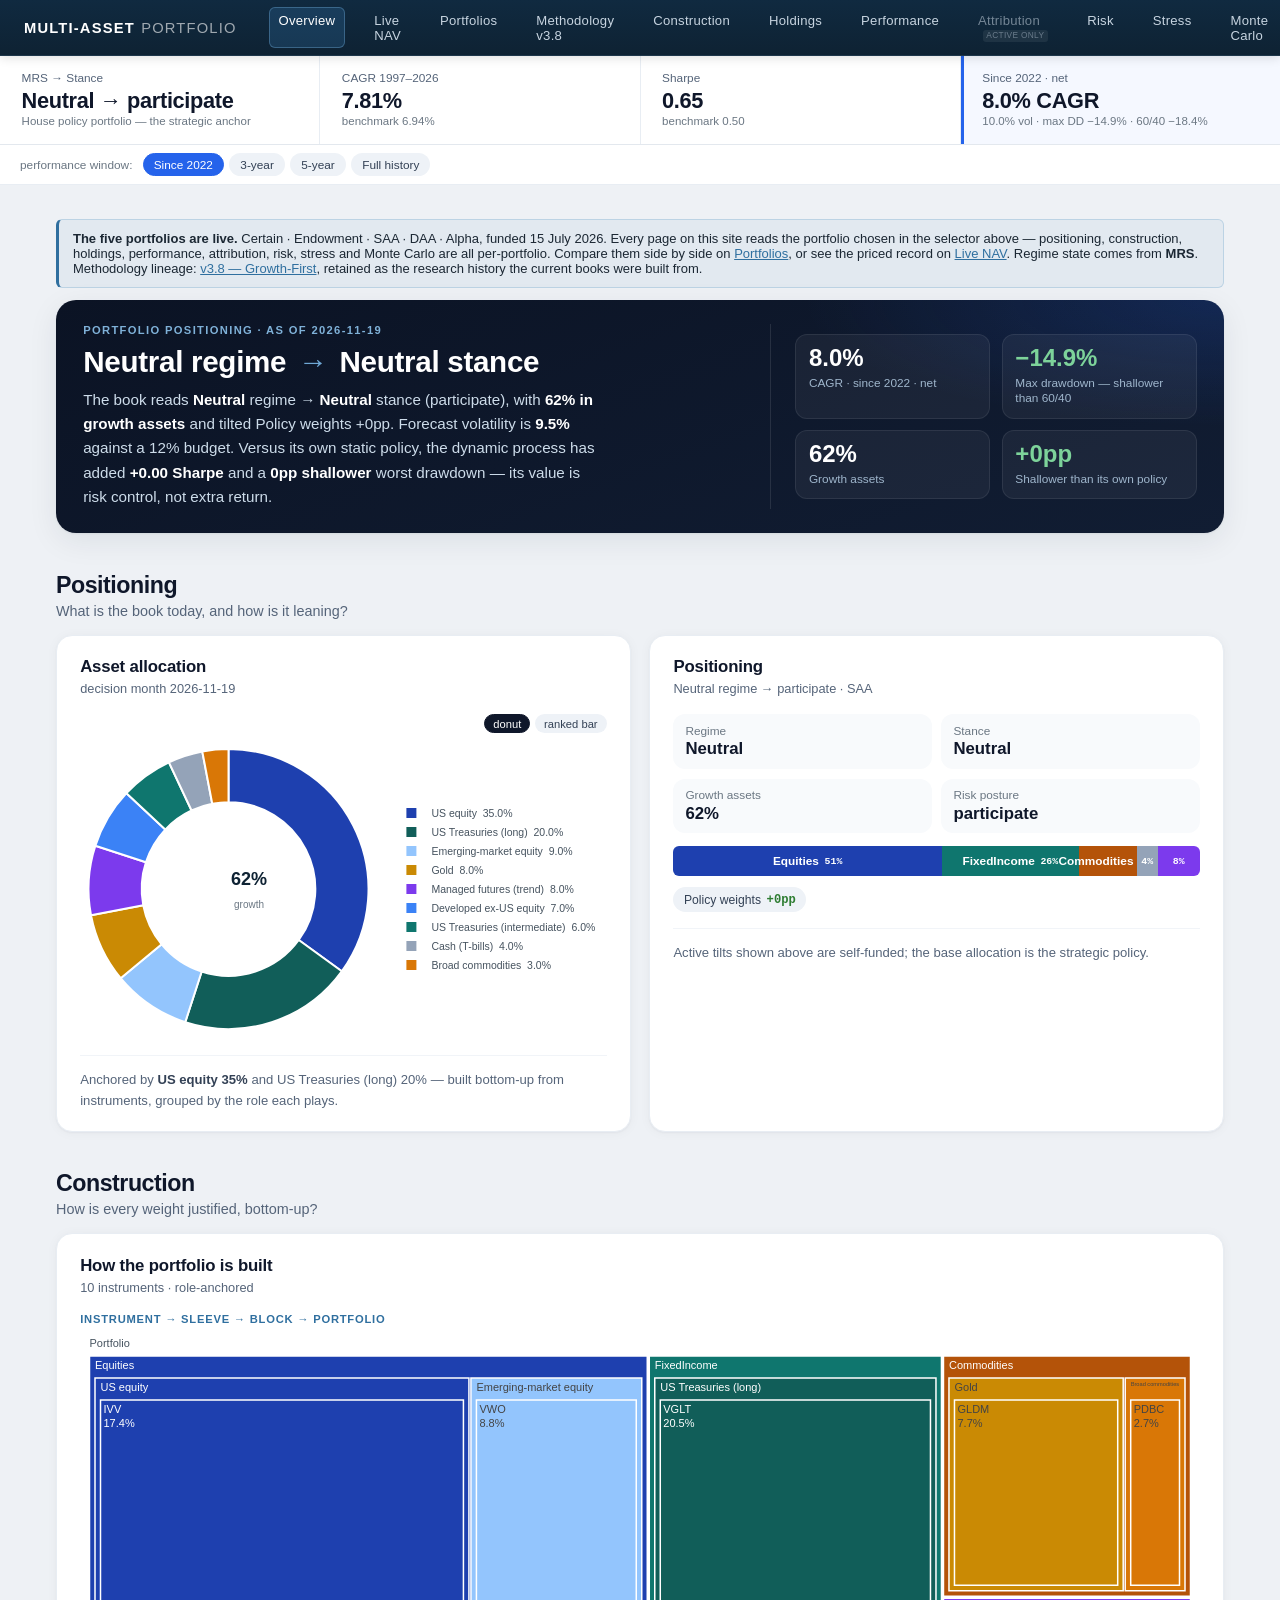
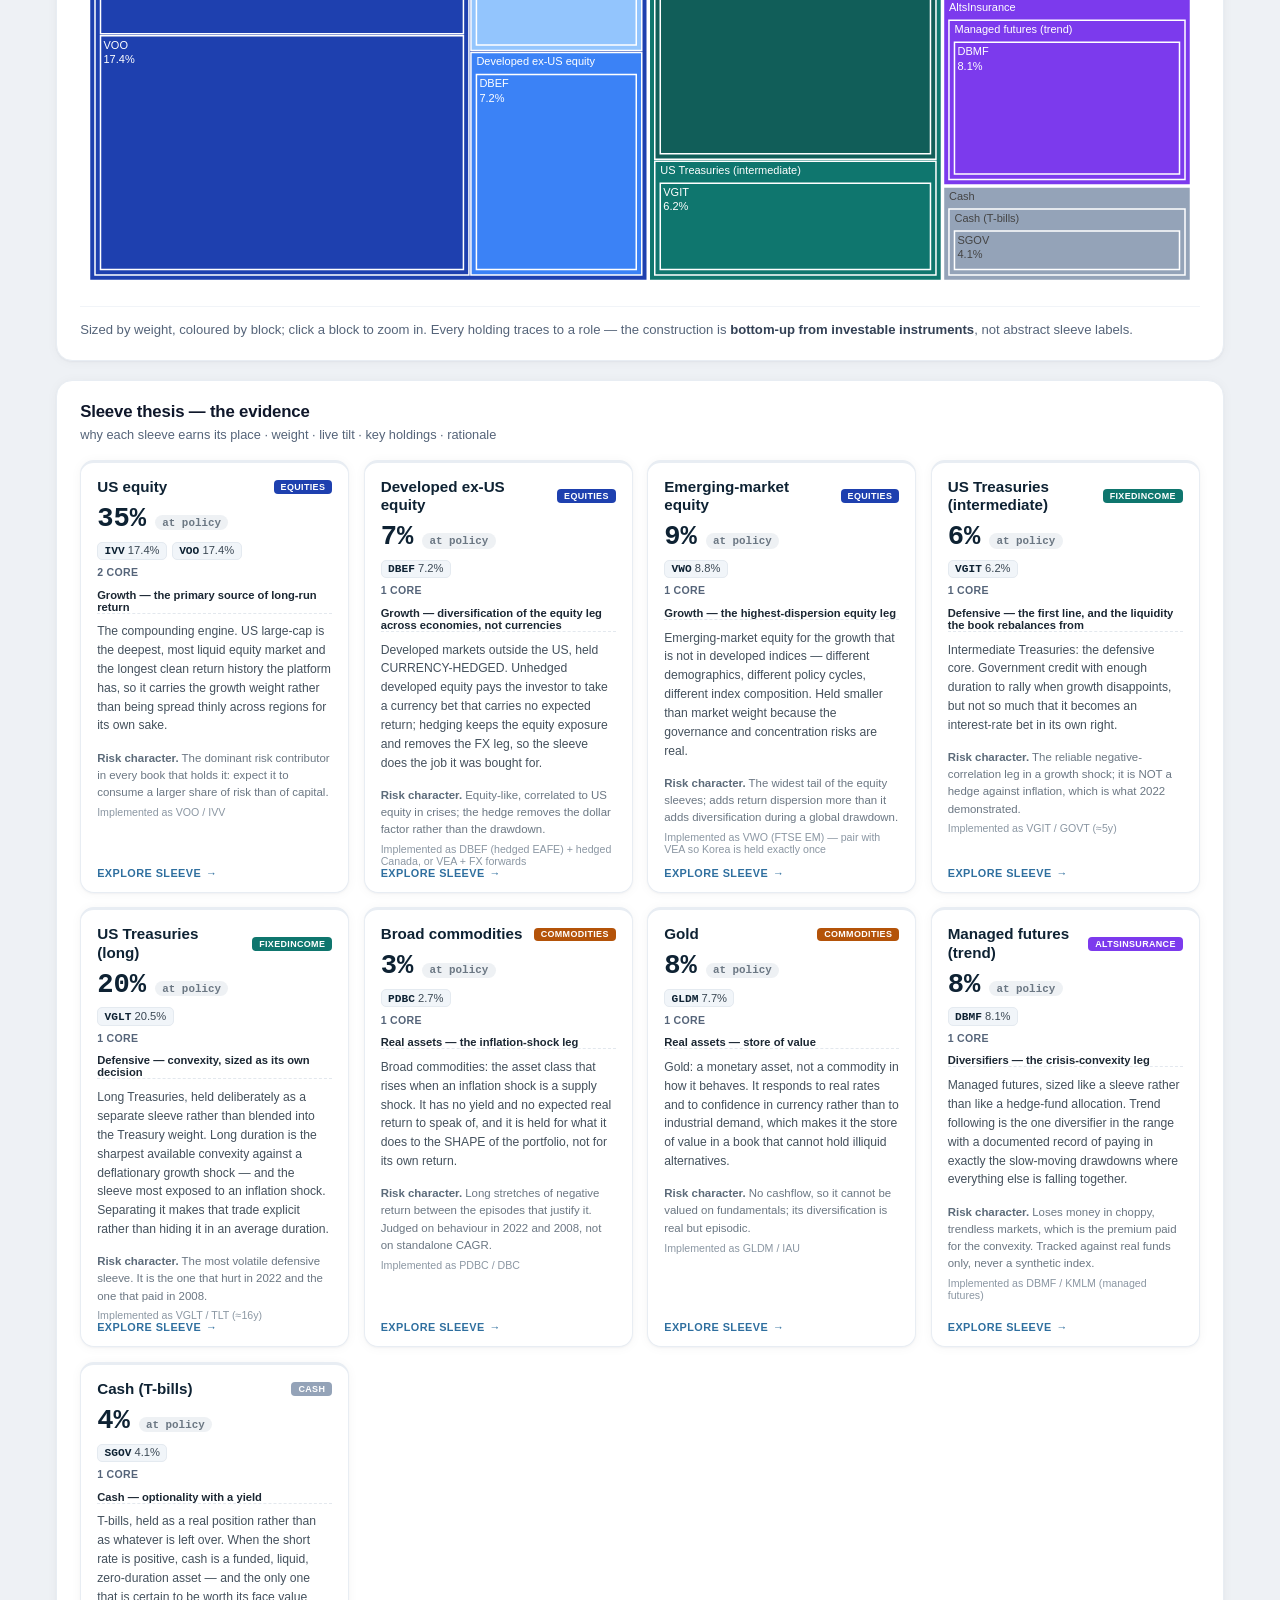
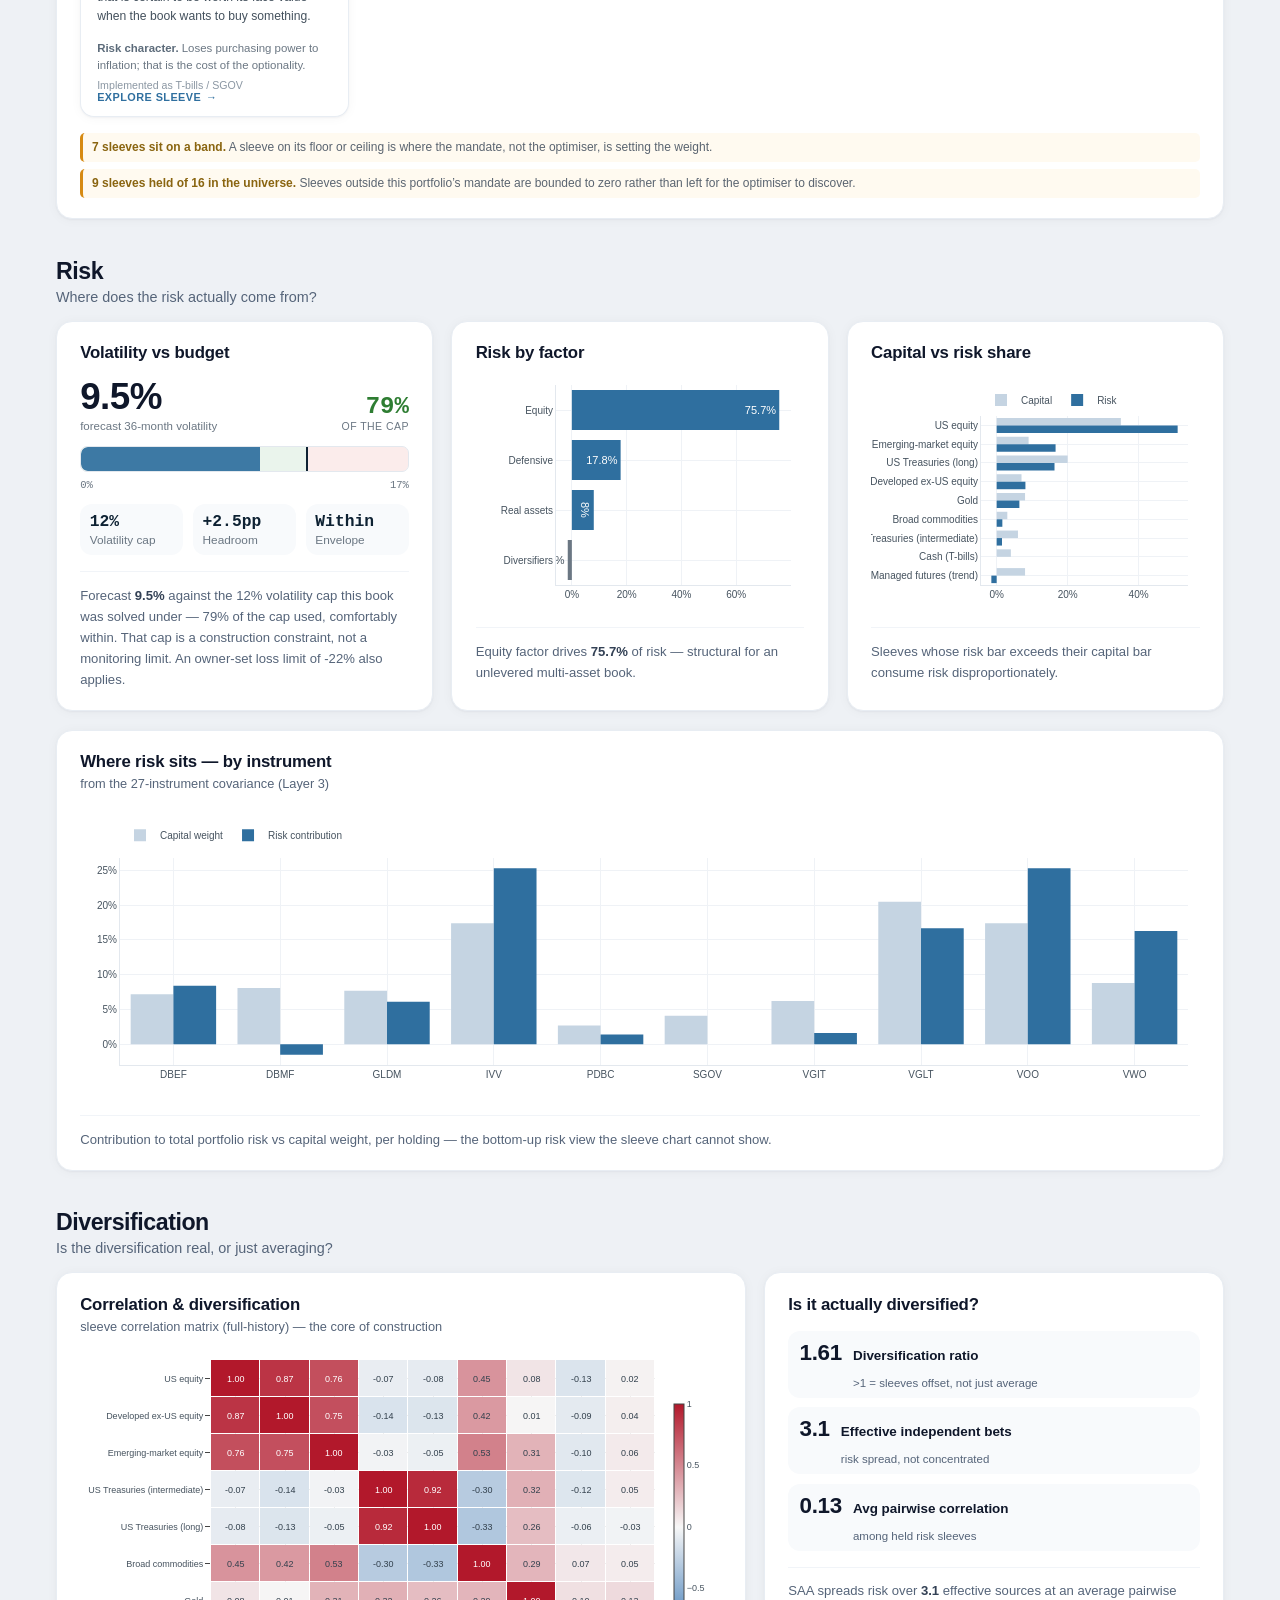
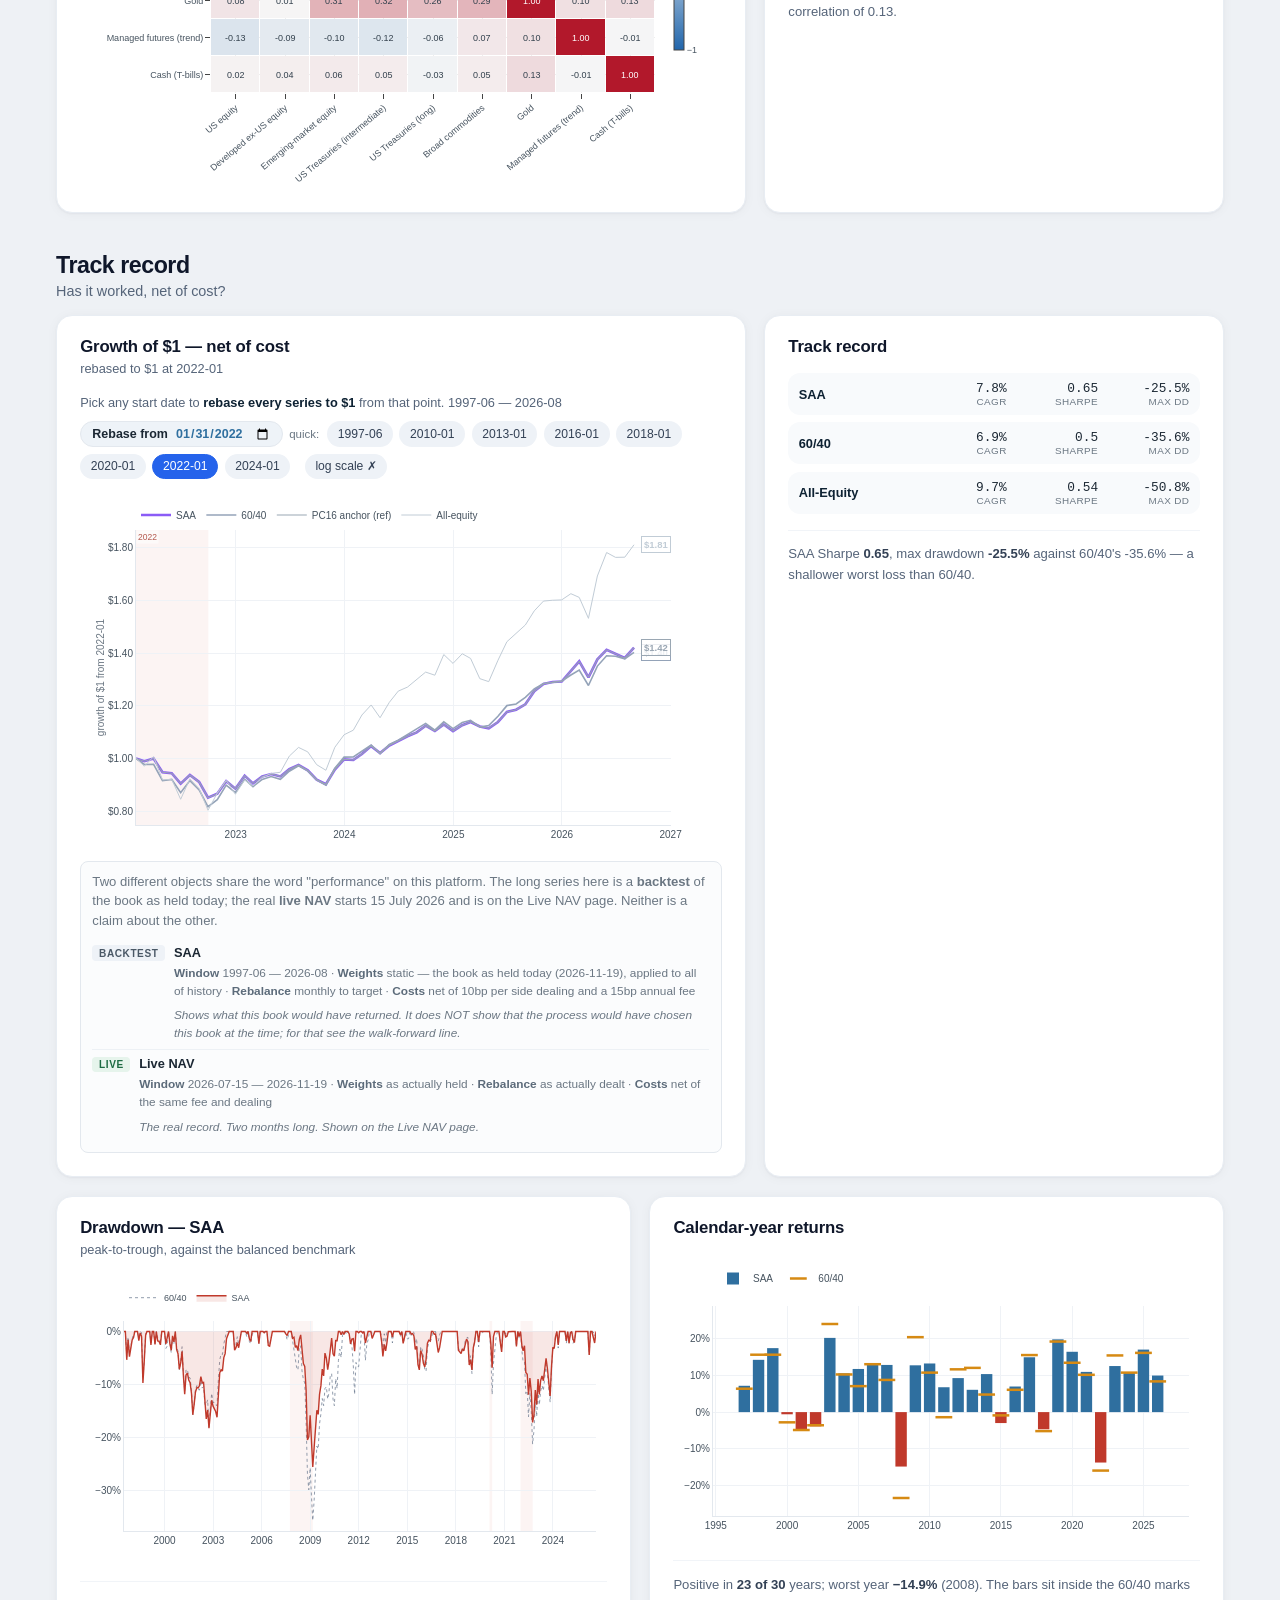
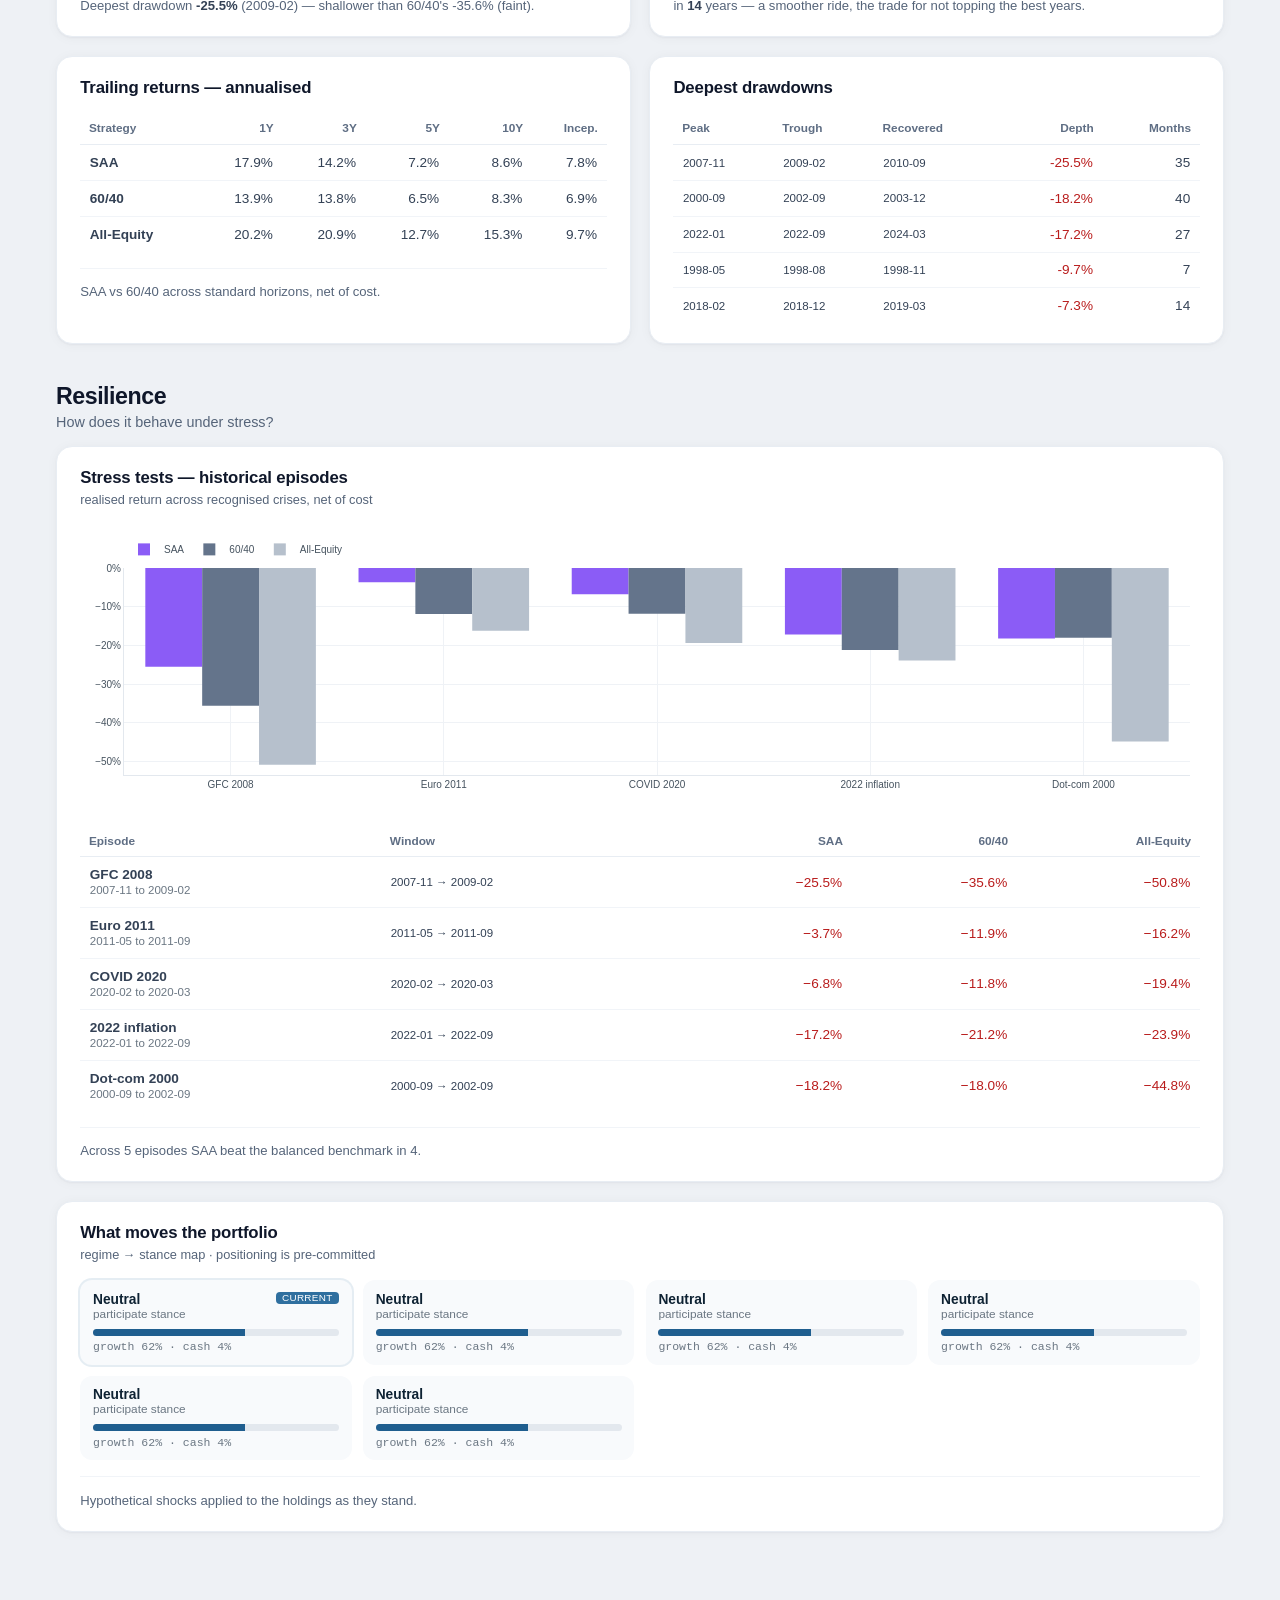
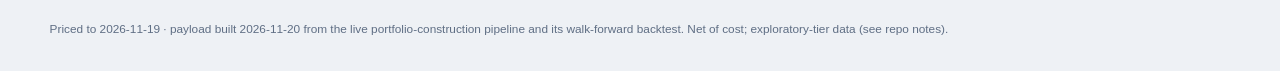
<file: index.html>
<!DOCTYPE html>
<html lang="en">
<head>
<meta charset="UTF-8" />
<meta name="viewport" content="width=device-width, initial-scale=1" />
<title>Multi-Asset Portfolio — Monitor</title>
<link rel="stylesheet" href="assets/css/style.css" />
<!-- Local Plotly + embedded data so the dashboard opens by double-click (file://),
     with no server and no internet required. -->
<script src="assets/vendor/plotly.min.js"></script>
</head>
<body class="app ui-modern">

<header class="appbar">
  <div class="brand">MULTI&#8209;ASSET<span>PORTFOLIO</span></div>
  <button class="navtoggle" aria-label="Toggle navigation"><span class="bars"><span></span></span>Menu</button>
  <nav class="appnav">
    <a href="index.html" class="active">Overview</a>
    <a href="live.html">Live NAV</a>
    <a href="portfolios.html">Portfolios</a>
    <a href="methodology.html">Methodology v3.8</a>
    <a href="construction.html">Construction</a>
    <a href="holdings.html">Holdings</a>
    <a href="performance.html">Performance</a>
    <a href="attribution.html">Attribution</a>
    <a href="risk.html">Risk</a>
    <a href="stress.html">Stress</a>
    <a href="montecarlo.html">Monte Carlo</a>
  </nav>
  <div class="appbar-status" id="appbar-status">Loading…</div>
</header>

<div class="kpi-ribbon" id="kpi-ribbon"></div>

<main class="db">
  <div style="margin:12px 0;padding:11px 14px;border:1px solid #bcd3e4;border-left:3px solid #2f6f9f;border-radius:6px;background:rgba(47,111,159,.06);font-size:13px">
    <strong>The five portfolios are live.</strong> Certain · Endowment · SAA · DAA · Alpha, funded 15 July 2026.
    Every page on this site reads the portfolio chosen in the selector above — positioning, construction,
    holdings, performance, attribution, risk, stress and Monte Carlo are all per-portfolio.
    Compare them side by side on <a href="portfolios.html" style="color:#2f6f9f">Portfolios</a>, or see the
    priced record on <a href="live.html" style="color:#2f6f9f">Live NAV</a>.
    Regime state comes from <strong>MRS</strong>. Methodology lineage:
    <a href="methodology.html" style="color:#2f6f9f">v3.8 — Growth-First</a>, retained as the research history
    the current books were built from.
  </div>

  <!-- HERO — the page's strongest visual element: the verdict + the comparisons that matter -->
  <section class="hero">
    <div class="hero-main">
      <div class="hero-eyebrow" id="hero-eyebrow">Portfolio positioning</div>
      <h1 class="hero-verdict" id="hero-verdict">Loading…</h1>
      <p class="hero-thesis" id="overview-insight">Loading the current stance…</p>
    </div>
    <div class="hero-side" id="hero-highlights"></div>
  </section>

  <div class="section-head"><span class="section-num">01</span>
    <span class="section-title">Positioning</span>
    <span class="section-q">What is the book today, and how is it leaning?</span></div>

  <!-- ALLOCATION -->
  <section id="allocation" class="grid grid-2">
    <article class="tile">
      <div class="tile-head"><h2>Asset allocation</h2><span class="tile-sub" id="alloc-sub"></span></div>
      <div id="alloc-donut" class="chart chart-donut"></div>
      <p class="read" id="alloc-read"></p>
    </article>
    <article class="tile">
      <div class="tile-head"><h2>Positioning</h2><span class="tile-sub" id="pos-sub"></span></div>
      <div class="posboard" id="pos-board"></div>
      <div class="blockbar" id="pos-blockbar"></div>
      <div class="chips" id="pos-bets"></div>
      <p class="read" id="pos-read"></p>
    </article>
  </section>

  <div class="section-head"><span class="section-num">02</span>
    <span class="section-title">Construction</span>
    <span class="section-q">How is every weight justified, bottom-up?</span></div>

  <!-- CONSTRUCTION — the most valuable view, given full width + height -->
  <section id="construction" class="grid grid-1">
    <article class="tile tile-feature">
      <div class="tile-head"><h2>How the portfolio is built</h2>
        <span class="tile-sub" id="cons-sub"></span></div>
      <p class="eyebrow">instrument → sleeve → block → portfolio</p>
      <div id="holdings-treemap" class="chart chart-tree-xl"></div>
      <p class="read">Sized by weight, coloured by block; click a block to zoom in. Every holding traces to a
        role — the construction is <strong>bottom-up from investable instruments</strong>, not abstract sleeve labels.</p>
    </article>
  </section>

  <!-- SLEEVE THESIS — evidence cards, sitting below the construction view -->
  <section class="grid grid-1">
    <article class="tile">
      <div class="tile-head"><h2>Sleeve thesis — the evidence</h2>
        <span class="tile-sub">why each sleeve earns its place · weight · live tilt · key holdings · rationale</span></div>
      <div class="ev-grid" id="sleeve-evidence"></div>
      <div class="flags-compact" id="cons-flags" style="margin-top:1rem"></div>
    </article>
  </section>

  <div class="section-head"><span class="section-num">03</span>
    <span class="section-title">Risk</span>
    <span class="section-q">Where does the risk actually come from?</span></div>

  <!-- RISK -->
  <section id="risk" class="grid grid-3">
    <article class="tile">
      <div class="tile-head"><h2>Volatility vs budget</h2></div>
      <div id="vol-gauge" class="volbudget-host"></div>
      <p class="read" id="vol-read"></p>
    </article>
    <article class="tile">
      <div class="tile-head"><h2>Risk by factor</h2></div>
      <div id="factor-chart" class="chart chart-sm"></div>
      <p class="read" id="factor-read"></p>
    </article>
    <article class="tile">
      <div class="tile-head"><h2>Capital vs risk share</h2></div>
      <div id="riskcontrib-chart" class="chart chart-sm"></div>
      <p class="read">Sleeves whose risk bar exceeds their capital bar consume risk disproportionately.</p>
    </article>
  </section>

  <section class="grid grid-1">
    <article class="tile">
      <div class="tile-head"><h2>Where risk sits — by instrument</h2>
        <span class="tile-sub">from the 27-instrument covariance (Layer 3)</span></div>
      <div id="instrument-risk-chart" class="chart chart-md"></div>
      <p class="read">Contribution to total portfolio risk vs capital weight, per holding — the bottom-up risk view the sleeve chart cannot show.</p>
    </article>
  </section>

  <div class="section-head"><span class="section-num">04</span>
    <span class="section-title">Diversification</span>
    <span class="section-q">Is the diversification real, or just averaging?</span></div>

  <!-- DIVERSIFICATION -->
  <section id="diversification" class="grid grid-3-2">
    <article class="tile tile-feature">
      <div class="tile-head"><h2>Correlation &amp; diversification</h2>
        <span class="tile-sub">sleeve correlation matrix (full-history) — the core of construction</span></div>
      <div id="corr-heatmap" class="chart chart-tall"></div>
    </article>
    <article class="tile">
      <div class="tile-head"><h2>Is it actually diversified?</h2></div>
      <div class="bigstats" id="div-stats"></div>
      <p class="read" id="div-read"></p>
    </article>
  </section>

  <div class="section-head"><span class="section-num">05</span>
    <span class="section-title">Track record</span>
    <span class="section-q">Has it worked, net of cost?</span></div>

  <!-- PERFORMANCE -->
  <section id="performance" class="grid grid-3-2">
    <article class="tile tile-feature">
      <div class="tile-head"><h2>Growth of $1 — net of cost</h2>
        <span class="tile-sub" id="nav-rebase-label">rebased to $1 at inception</span></div>
      <div class="muted-note">Pick any start date to <strong>rebase every series to $1</strong> from that
        point. <span class="tile-sub" id="perf-window"></span></div>
      <div class="chips growth-controls" id="nav-controls" style="margin:.5rem 0 .7rem"></div>
      <div id="nav-chart" class="chart chart-lg"></div>
    </article>
    <article class="tile">
      <div class="tile-head"><h2>Track record</h2></div>
      <div id="metrics-table" class="metrics-cards"></div>
      <p class="read" id="perf-read"></p>
    </article>
  </section>

  <section class="grid grid-2">
    <article class="tile">
      <div class="tile-head"><h2>Drawdown — <span class="pf-name">this portfolio</span></h2>
        <span class="tile-sub">peak-to-trough, against the balanced benchmark</span></div>
      <div id="drawdown-chart" class="chart chart-md"></div>
      <p class="read" id="dd-read"></p>
    </article>
    <article class="tile">
      <div class="tile-head"><h2>Calendar-year returns</h2></div>
      <div id="annual-chart" class="chart chart-md"></div>
      <p class="read" id="annual-read"></p>
    </article>
  </section>

  <section class="grid grid-2">
    <article class="tile">
      <div class="tile-head"><h2>Trailing returns — annualised</h2></div>
      <div id="trailing-table"></div>
      <p class="read"><span class="pf-name">This portfolio</span> vs 60/40 across standard horizons, net of cost.</p>
    </article>
    <article class="tile">
      <div class="tile-head"><h2>Deepest drawdowns</h2></div>
      <div id="dd-table"></div>
    </article>
  </section>

  <div class="section-head"><span class="section-num">06</span>
    <span class="section-title">Resilience</span>
    <span class="section-q">How does it behave under stress?</span></div>

  <!-- STRESS -->
  <section id="stress" class="grid grid-1">
    <article class="tile">
      <div class="tile-head"><h2>Stress tests — historical episodes</h2>
        <span class="tile-sub">realised return across recognised crises, net of cost</span></div>
      <div id="stress-chart" class="chart chart-md"></div>
      <div id="stress-table"></div>
      <p class="read" id="stress-read"></p>
    </article>
  </section>

  <!-- OUTLOOK -->
  <section id="outlook" class="grid grid-1">
    <article class="tile">
      <div class="tile-head"><h2>What moves the portfolio</h2>
        <span class="tile-sub">regime → stance map · positioning is pre-committed</span></div>
      <div id="scenario-strip" class="scenario-strip"></div>
      <p class="read" id="scenario-read"></p>
    </article>
  </section>

</main>

<footer class="status" id="status-footer">Loading…</footer>
<script src="data/portfolio_books.js"></script>
<script src="assets/js/portfolio-select.js"></script>
<script src="assets/js/app.js"></script>
</body>
</html>
</file>
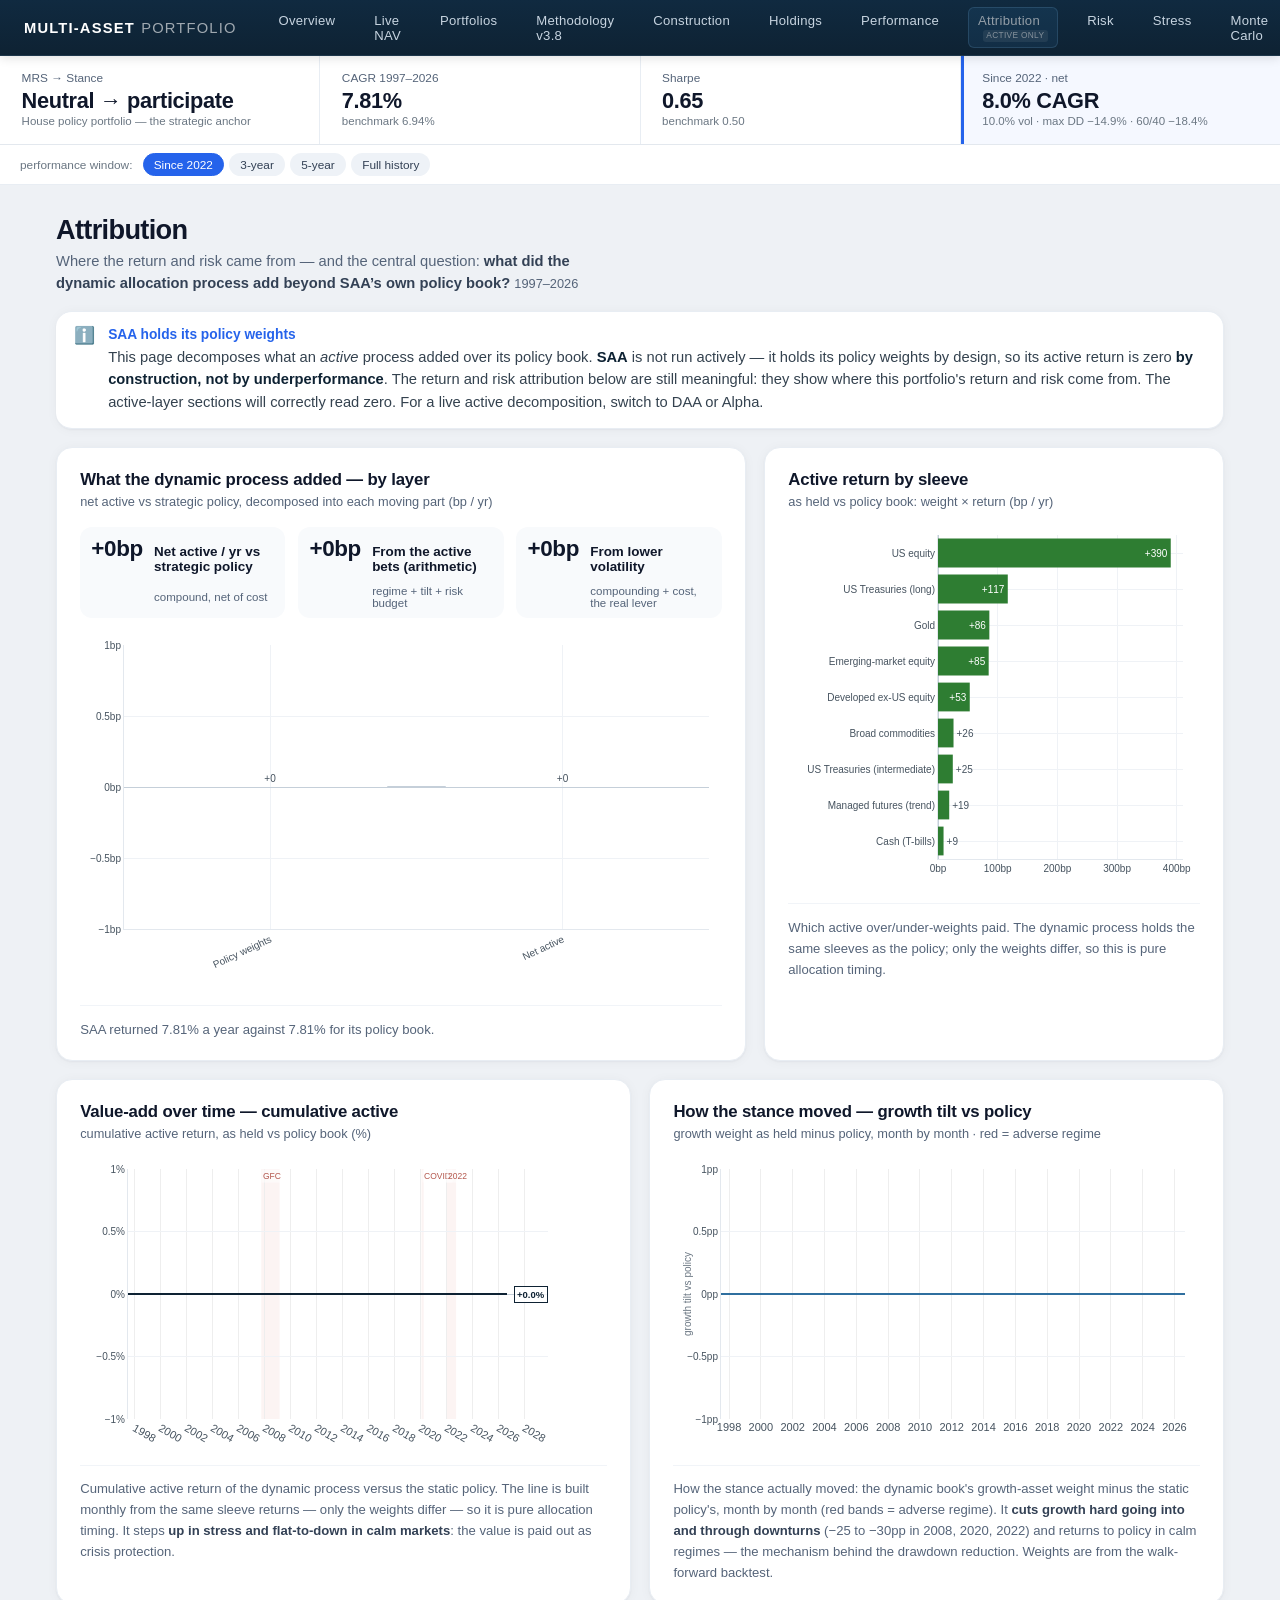
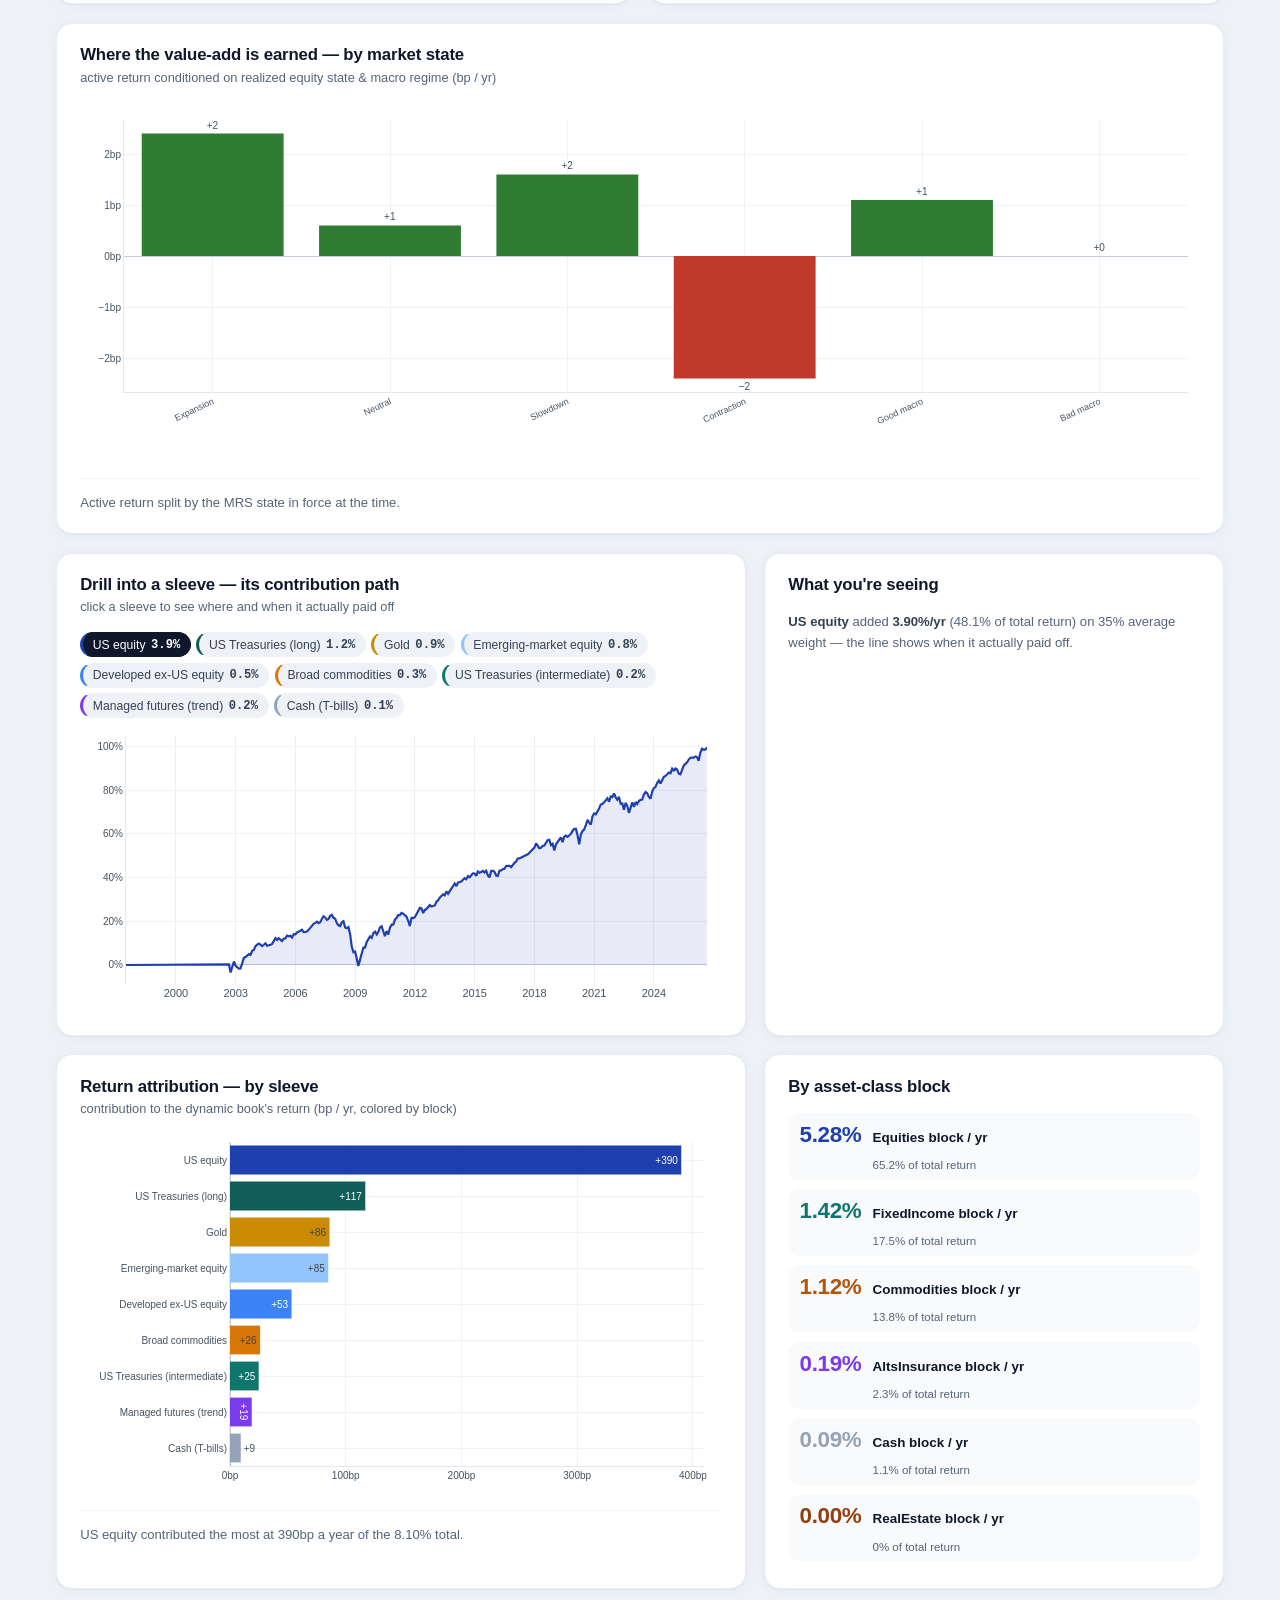
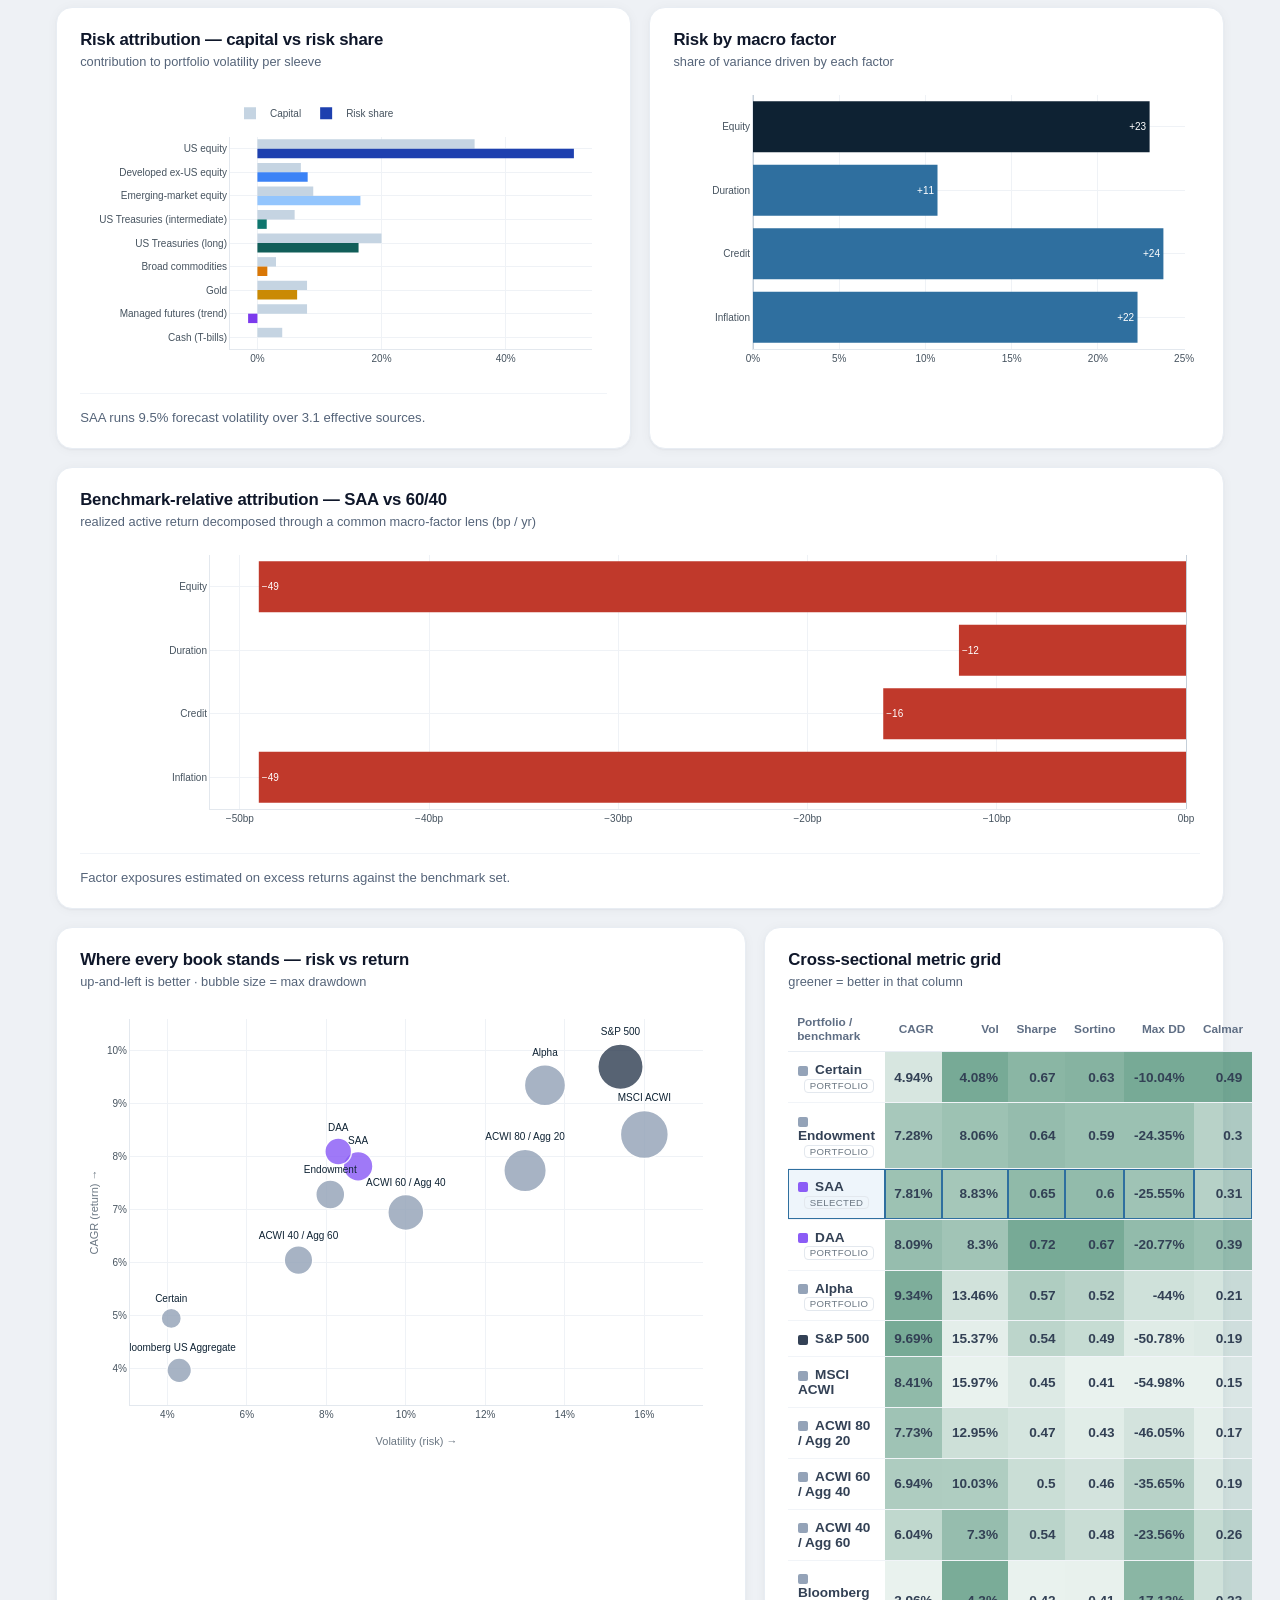
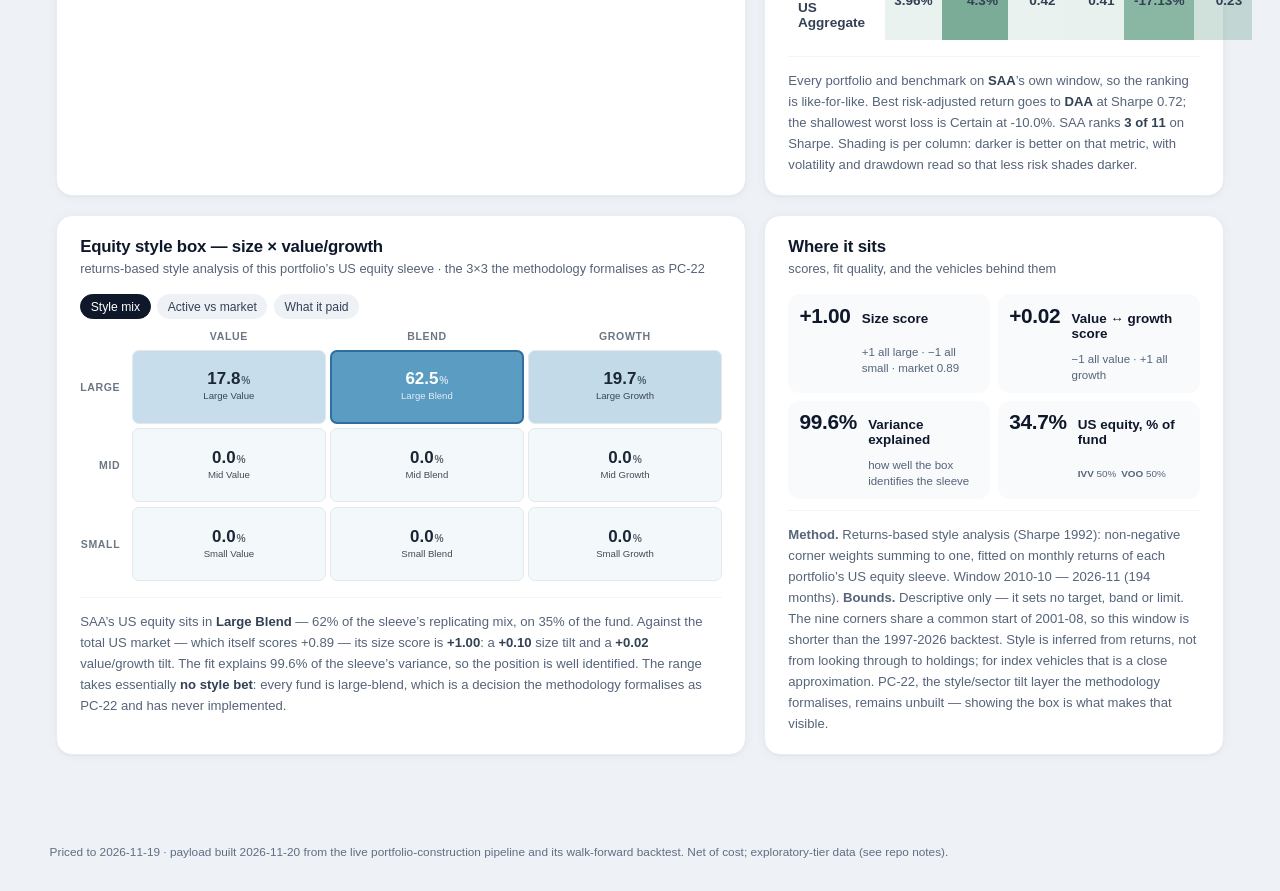
<file: attribution.html>
<!DOCTYPE html>
<html lang="en">
<head>
<meta charset="UTF-8" />
<meta name="viewport" content="width=device-width, initial-scale=1" />
<title>Attribution — Multi-Asset Portfolio</title>
<link rel="stylesheet" href="assets/css/style.css" />
<script src="assets/vendor/plotly.min.js"></script>
</head>
<body class="app ui-modern">

<header class="appbar">
  <div class="brand">MULTI&#8209;ASSET<span>PORTFOLIO</span></div>
  <button class="navtoggle" aria-label="Toggle navigation"><span class="bars"><span></span></span>Menu</button>
  <nav class="appnav">
    <a href="index.html">Overview</a>
    <a href="live.html">Live NAV</a>
    <a href="portfolios.html">Portfolios</a>
    <a href="methodology.html">Methodology v3.8</a>
    <a href="construction.html">Construction</a>
    <a href="holdings.html">Holdings</a>
    <a href="performance.html">Performance</a>
    <a href="attribution.html" class="active">Attribution</a>
    <a href="risk.html">Risk</a>
    <a href="stress.html">Stress</a>
    <a href="montecarlo.html">Monte Carlo</a>
  </nav>
  <div class="appbar-status" id="appbar-status">Loading…</div>
</header>

<div class="kpi-ribbon" id="kpi-ribbon"></div>

<main class="db">

  <div class="page-intro">
    <h1>Attribution</h1>
    <p>Where the return and risk came from — and the central question: <strong>what did the dynamic
      allocation process add beyond <span class="pf-name">this portfolio</span>&#8217;s own policy book?</strong>
      <span class="tile-sub" id="attr-window"></span></p>
  </div>

  <!-- 1. THE CENTRAL QUESTION: SAA -> DAA value-add -->
  <section class="grid grid-3-2">
    <article class="tile">
      <div class="tile-head"><h2>What the dynamic process added — by layer</h2>
        <span class="tile-sub">net active vs strategic policy, decomposed into each moving part (bp / yr)</span></div>
      <div class="statrow" id="attr-active-stats"></div>
      <div id="attr-layer-chart" class="chart chart-lg"></div>
      <p class="read" id="attr-layer-read"></p>
    </article>
    <article class="tile">
      <div class="tile-head"><h2>Active return by sleeve</h2>
        <span class="tile-sub">as held vs policy book: weight × return (bp / yr)</span></div>
      <div id="attr-sleeve-chart" class="chart chart-lg"></div>
      <p class="read">Which active over/under-weights paid. The dynamic process holds the same sleeves as the
        policy; only the weights differ, so this is pure allocation timing.</p>
    </article>
  </section>

  <!-- 1b. Attribution over time — the decision log -->
  <section class="grid grid-2">
    <article class="tile">
      <div class="tile-head"><h2>Value-add over time — cumulative active</h2>
        <span class="tile-sub">cumulative active return, as held vs policy book (%)</span></div>
      <div id="attr-cum-chart" class="chart chart-md"></div>
      <p class="read" id="attr-cum-read"></p>
    </article>
    <article class="tile">
      <div class="tile-head"><h2>How the stance moved — growth tilt vs policy</h2>
        <span class="tile-sub">growth weight as held minus policy, month by month · red = adverse regime</span></div>
      <div id="attr-tilt-chart" class="chart chart-md"></div>
      <p class="read" id="attr-tilt-read"></p>
    </article>
  </section>

  <!-- 2. Regime / market-state aware (full width — the punchline) -->
  <section class="grid grid-1">
    <article class="tile tile-feature">
      <div class="tile-head"><h2>Where the value-add is earned — by market state</h2>
        <span class="tile-sub">active return conditioned on realized equity state & macro regime (bp / yr)</span></div>
      <div id="attr-regime-chart" class="chart chart-lg"></div>
      <p class="read" id="attr-regime-read"></p>
    </article>
  </section>

  <!-- Drill: click a sleeve -> its cumulative contribution path -->
  <section class="grid grid-3-2">
    <article class="tile tile-feature">
      <div class="tile-head"><h2>Drill into a sleeve — its contribution path</h2>
        <span class="tile-sub">click a sleeve to see where and when it actually paid off</span></div>
      <div class="thesis-pick" id="attr-drill-pick" style="margin:0 0 .4rem"></div>
      <div id="attr-drill-chart" class="chart chart-md"></div>
    </article>
    <article class="tile">
      <div class="tile-head"><h2>What you're seeing</h2></div>
      <p class="read" id="attr-drill-read" style="border-top:none;padding-top:0"></p>
    </article>
  </section>

  <!-- 3. Return attribution -->
  <section class="grid grid-3-2">
    <article class="tile">
      <div class="tile-head"><h2>Return attribution — by sleeve</h2>
        <span class="tile-sub">contribution to the dynamic book's return (bp / yr, colored by block)</span></div>
      <div id="attr-return-chart" class="chart chart-lg"></div>
      <p class="read" id="attr-return-read"></p>
    </article>
    <article class="tile">
      <div class="tile-head"><h2>By asset-class block</h2></div>
      <div class="bigstats" id="attr-block"></div>
    </article>
  </section>

  <!-- 4. Risk attribution -->
  <section class="grid grid-2">
    <article class="tile">
      <div class="tile-head"><h2>Risk attribution — capital vs risk share</h2>
        <span class="tile-sub">contribution to portfolio volatility per sleeve</span></div>
      <div id="attr-risk-sleeve-chart" class="chart chart-md"></div>
      <p class="read" id="attr-risk-read"></p>
    </article>
    <article class="tile">
      <div class="tile-head"><h2>Risk by macro factor</h2>
        <span class="tile-sub">share of variance driven by each factor</span></div>
      <div id="attr-risk-factor-chart" class="chart chart-md"></div>
    </article>
  </section>

  <!-- 5. Benchmark-relative vs 60/40 -->
  <section class="grid grid-1">
    <article class="tile">
      <div class="tile-head"><h2>Benchmark-relative attribution — <span class="pf-name">this portfolio</span> vs 60/40</h2>
        <span class="tile-sub">realized active return decomposed through a common macro-factor lens (bp / yr)</span></div>
      <div id="attr-bench-chart" class="chart chart-md"></div>
      <p class="read" id="attr-bench-read"></p>
    </article>
  </section>

  <!-- 6. 9x9 cross-sectional matrix -->
  <section class="grid grid-3-2">
    <article class="tile tile-feature">
      <div class="tile-head"><h2>Where every book stands — risk vs return</h2>
        <span class="tile-sub">up-and-left is better · bubble size = max drawdown</span></div>
      <div id="matrix-scatter" class="chart chart-xl"></div>
    </article>
    <article class="tile">
      <div class="tile-head"><h2>Cross-sectional metric grid</h2>
        <span class="tile-sub">greener = better in that column</span></div>
      <div id="matrix-grid"></div>
      <p class="read" id="matrix-read"></p>
    </article>
  </section>

  <!-- 7. Equity style box — PC-22's 3x3 (size x value/growth), built -->
  <section class="grid grid-3-2">
    <article class="tile tile-feature">
      <div class="tile-head"><h2>Equity style box &mdash; size &times; value/growth</h2>
        <span class="tile-sub">returns-based style analysis of this portfolio&#8217;s US equity sleeve &middot; the 3&times;3 the methodology formalises as PC-22</span></div>
      <div class="chips" id="stylebox-toggle" style="margin:.2rem 0 .7rem"></div>
      <div id="stylebox-grid"></div>
      <p class="read" id="stylebox-read"></p>
    </article>
    <article class="tile">
      <div class="tile-head"><h2>Where it sits</h2>
        <span class="tile-sub">scores, fit quality, and the vehicles behind them</span></div>
      <div class="statrow" id="stylebox-stats"></div>
      <p class="read" id="stylebox-note" style="margin-top:.7rem"></p>
    </article>
  </section>

</main>

<footer class="status" id="status-footer">Loading…</footer>
<script src="data/portfolio_books.js"></script>
<script src="assets/js/portfolio-select.js"></script>
<script src="assets/js/app.js"></script>
</body>
</html>
</file>
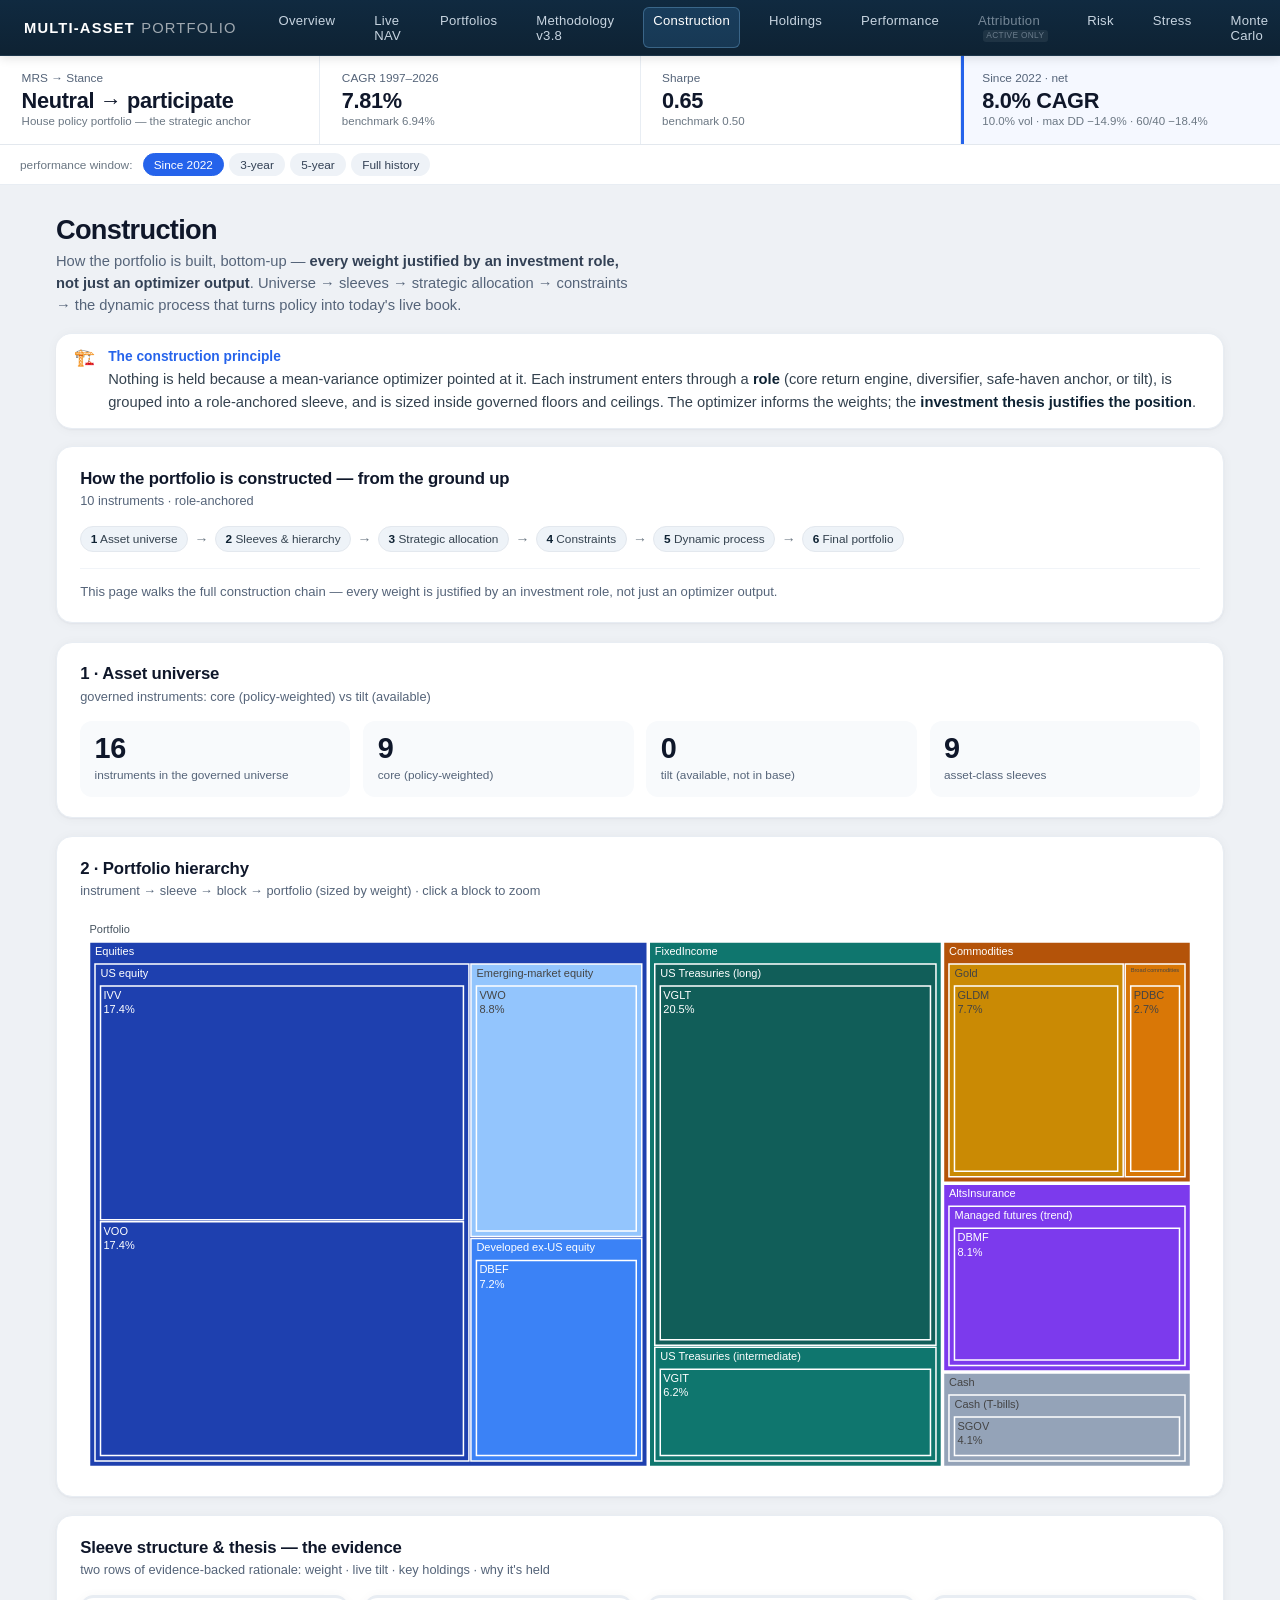
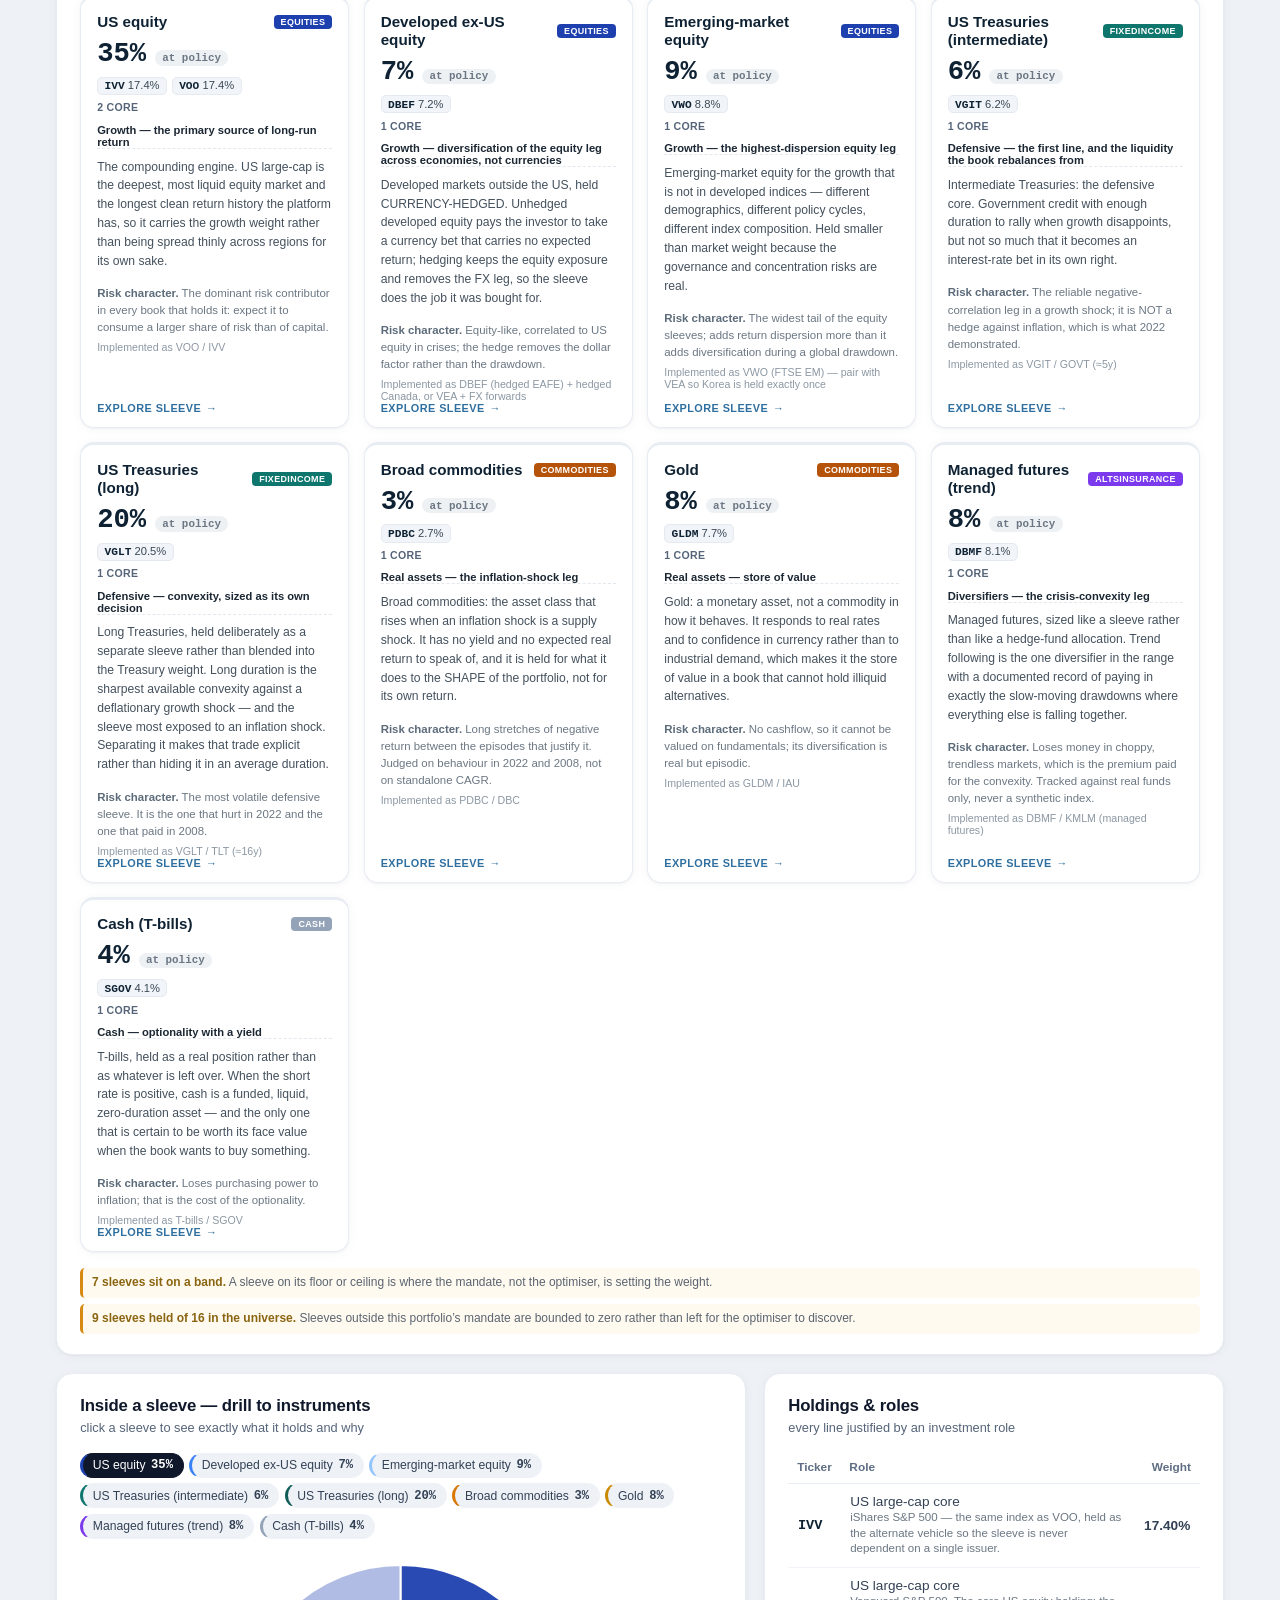
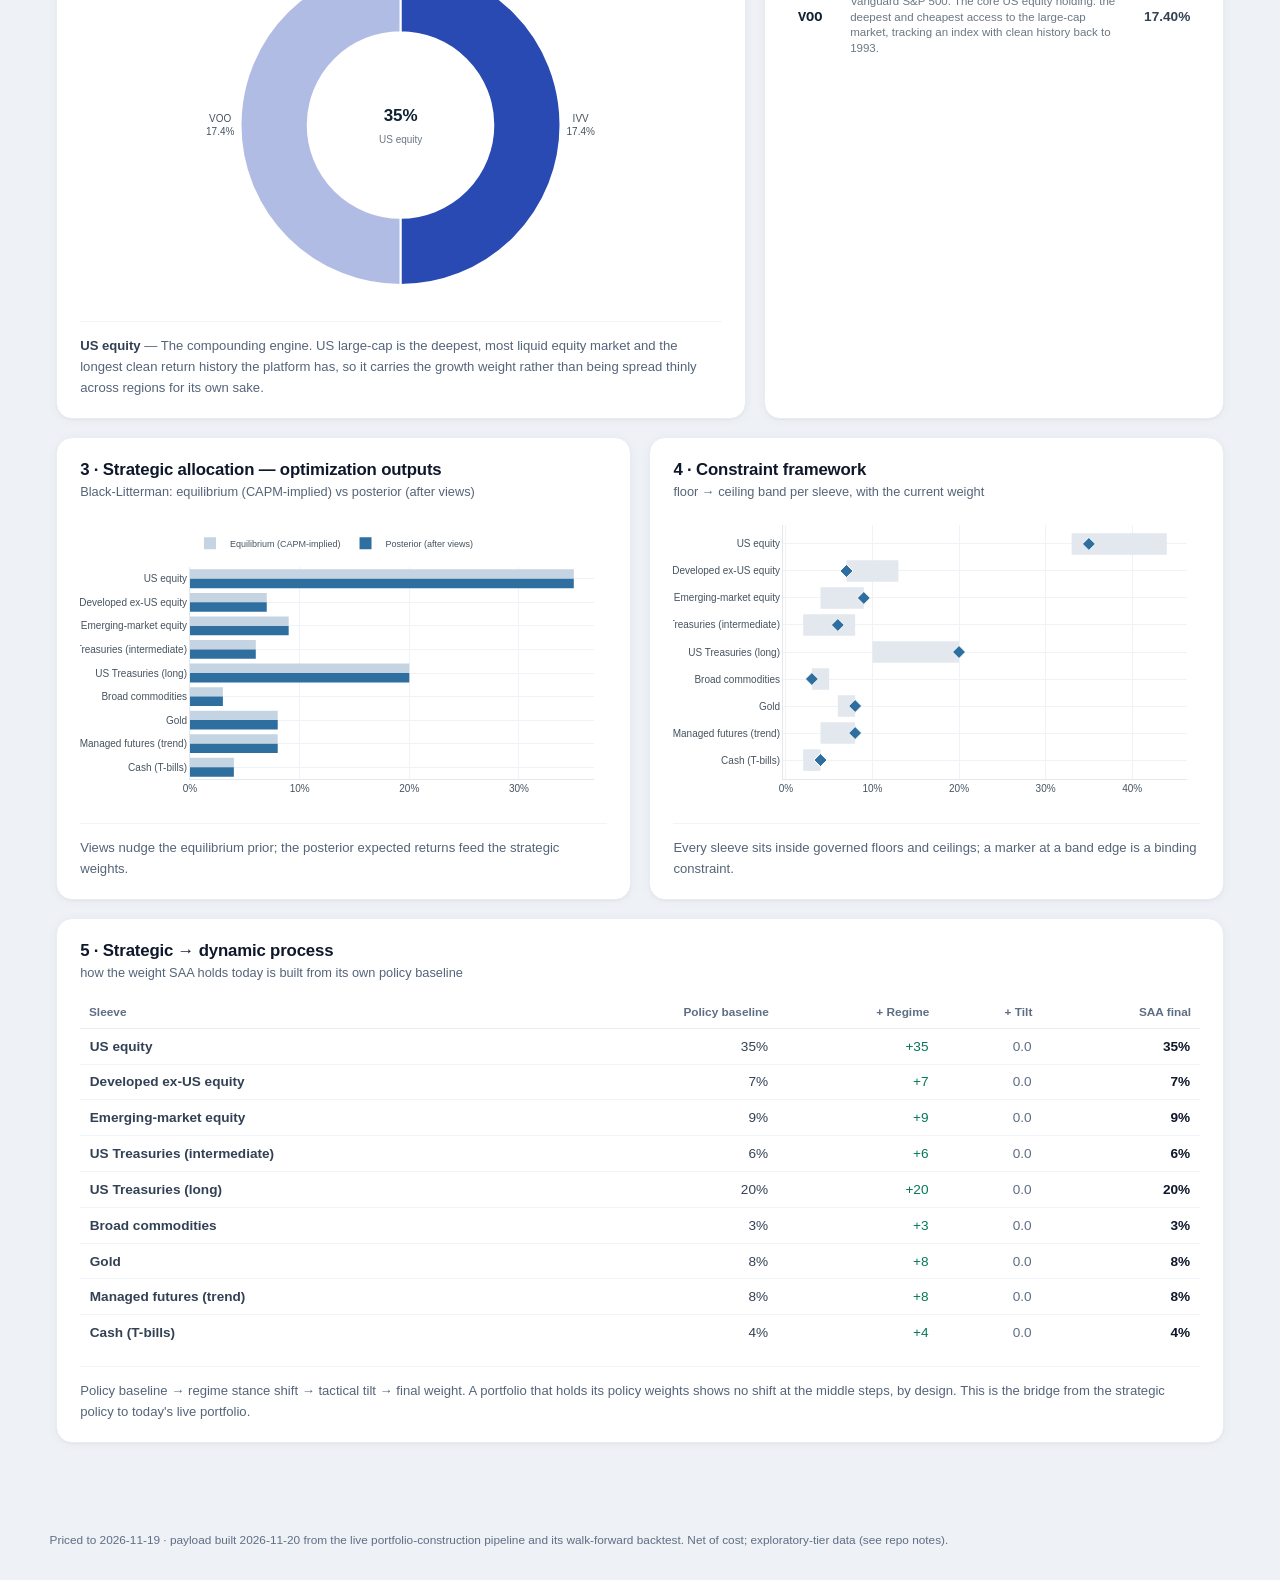
<file: construction.html>
<!DOCTYPE html>
<html lang="en">
<head>
<meta charset="UTF-8" />
<meta name="viewport" content="width=device-width, initial-scale=1" />
<title>Construction — Multi-Asset Portfolio</title>
<link rel="stylesheet" href="assets/css/style.css" />
<script src="assets/vendor/plotly.min.js"></script>
</head>
<body class="app ui-modern">

<header class="appbar">
  <div class="brand">MULTI&#8209;ASSET<span>PORTFOLIO</span></div>
  <button class="navtoggle" aria-label="Toggle navigation"><span class="bars"><span></span></span>Menu</button>
  <nav class="appnav">
    <a href="index.html">Overview</a>
    <a href="live.html">Live NAV</a>
    <a href="portfolios.html">Portfolios</a>
    <a href="methodology.html">Methodology v3.8</a>
    <a href="construction.html" class="active">Construction</a>
    <a href="holdings.html">Holdings</a>
    <a href="performance.html">Performance</a>
    <a href="attribution.html">Attribution</a>
    <a href="risk.html">Risk</a>
    <a href="stress.html">Stress</a>
    <a href="montecarlo.html">Monte Carlo</a>
  </nav>
  <div class="appbar-status" id="appbar-status">Loading…</div>
</header>

<div class="kpi-ribbon" id="kpi-ribbon"></div>

<main class="db">

  <div class="page-intro">
    <h1>Construction</h1>
    <p>How the portfolio is built, bottom-up — <strong>every weight justified by an investment role,
      not just an optimizer output</strong>. Universe → sleeves → strategic allocation → constraints →
      the dynamic process that turns policy into today's live book.</p>
  </div>

  <div class="insight">
    <div class="ic">🏗️</div>
    <div>
      <h3>The construction principle</h3>
      <p>Nothing is held because a mean-variance optimizer pointed at it. Each instrument enters through a
        <strong>role</strong> (core return engine, diversifier, safe-haven anchor, or tilt), is grouped into a
        role-anchored sleeve, and is sized inside governed floors and ceilings. The optimizer informs the
        weights; the <strong>investment thesis justifies the position</strong>.</p>
    </div>
  </div>

  <!-- The construction flow -->
  <section class="grid grid-1">
    <article class="tile">
      <div class="tile-head"><h2>How the portfolio is constructed — from the ground up</h2>
        <span class="tile-sub" id="cons-sub"></span></div>
      <div class="flowsteps">
        <span class="flowstep"><b>1</b> Asset universe</span><span class="flowarrow">→</span>
        <span class="flowstep"><b>2</b> Sleeves &amp; hierarchy</span><span class="flowarrow">→</span>
        <span class="flowstep"><b>3</b> Strategic allocation</span><span class="flowarrow">→</span>
        <span class="flowstep"><b>4</b> Constraints</span><span class="flowarrow">→</span>
        <span class="flowstep"><b>5</b> Dynamic process</span><span class="flowarrow">→</span>
        <span class="flowstep"><b>6</b> Final portfolio</span>
      </div>
      <p class="read">This page walks the full construction chain — every weight is justified by an
        investment role, not just an optimizer output.</p>
    </article>
  </section>

  <!-- 1. Asset universe -->
  <section class="grid grid-1">
    <article class="tile">
      <div class="tile-head"><h2>1 · Asset universe</h2>
        <span class="tile-sub">governed instruments: core (policy-weighted) vs tilt (available)</span></div>
      <div class="ustats" id="universe"></div>
    </article>
  </section>

  <!-- 2. Hierarchy / sleeves — enlarged, full width -->
  <section class="grid grid-1">
    <article class="tile tile-feature">
      <div class="tile-head"><h2>2 · Portfolio hierarchy</h2>
        <span class="tile-sub">instrument → sleeve → block → portfolio (sized by weight) · click a block to zoom</span></div>
      <div id="holdings-treemap" class="chart chart-tree-xl"></div>
    </article>
  </section>

  <!-- Sleeve thesis as evidence cards (below the hierarchy) -->
  <section class="grid grid-1">
    <article class="tile">
      <div class="tile-head"><h2>Sleeve structure &amp; thesis — the evidence</h2>
        <span class="tile-sub">two rows of evidence-backed rationale: weight · live tilt · key holdings · why it's held</span></div>
      <div class="ev-grid" id="sleeve-evidence"></div>
      <div class="flags-compact" id="cons-flags" style="margin-top:1rem"></div>
    </article>
  </section>

  <!-- Drill: click a sleeve -> its instruments, weights and rationale -->
  <section class="grid grid-3-2">
    <article class="tile tile-feature">
      <div class="tile-head"><h2>Inside a sleeve — drill to instruments</h2>
        <span class="tile-sub">click a sleeve to see exactly what it holds and why</span></div>
      <div class="thesis-pick" id="cons-drill-pick" style="margin:0 0 .4rem"></div>
      <div id="cons-drill-donut" class="chart chart-lg"></div>
      <p class="read" id="cons-drill-read"></p>
    </article>
    <article class="tile">
      <div class="tile-head"><h2>Holdings &amp; roles</h2>
        <span class="tile-sub">every line justified by an investment role</span></div>
      <div id="cons-drill-table"></div>
    </article>
  </section>

  <!-- 3. Strategic allocation -->
  <section class="grid grid-2">
    <article class="tile">
      <div class="tile-head"><h2>3 · Strategic allocation — optimization outputs</h2>
        <span class="tile-sub">Black-Litterman: equilibrium (CAPM-implied) vs posterior (after views)</span></div>
      <div id="optimization-chart" class="chart chart-md"></div>
      <p class="read">Views nudge the equilibrium prior; the posterior expected returns feed the strategic weights.</p>
    </article>
    <article class="tile">
      <div class="tile-head"><h2>4 · Constraint framework</h2>
        <span class="tile-sub">floor → ceiling band per sleeve, with the current weight</span></div>
      <div id="constraint-chart" class="chart chart-md"></div>
      <p class="read">Every sleeve sits inside governed floors and ceilings; a marker at a band edge is a binding constraint.</p>
    </article>
  </section>

  <!-- 5. Strategic -> Dynamic -->
  <section class="grid grid-1">
    <article class="tile">
      <div class="tile-head"><h2>5 · Strategic → dynamic process</h2>
        <span class="tile-sub">how the weight <span class="pf-name">this portfolio</span> holds today is built from its own policy baseline</span></div>
      <div id="bridge-table"></div>
      <p class="read">Policy baseline → regime stance shift → tactical tilt → final weight. A portfolio that holds its policy weights shows no shift at the middle steps, by design. This is the
        bridge from the strategic policy to today's live portfolio.</p>
    </article>
  </section>

</main>

<footer class="status" id="status-footer">Loading…</footer>
<script src="data/portfolio_books.js"></script>
<script src="assets/js/portfolio-select.js"></script>
<script src="assets/js/app.js"></script>
</body>
</html>
</file>
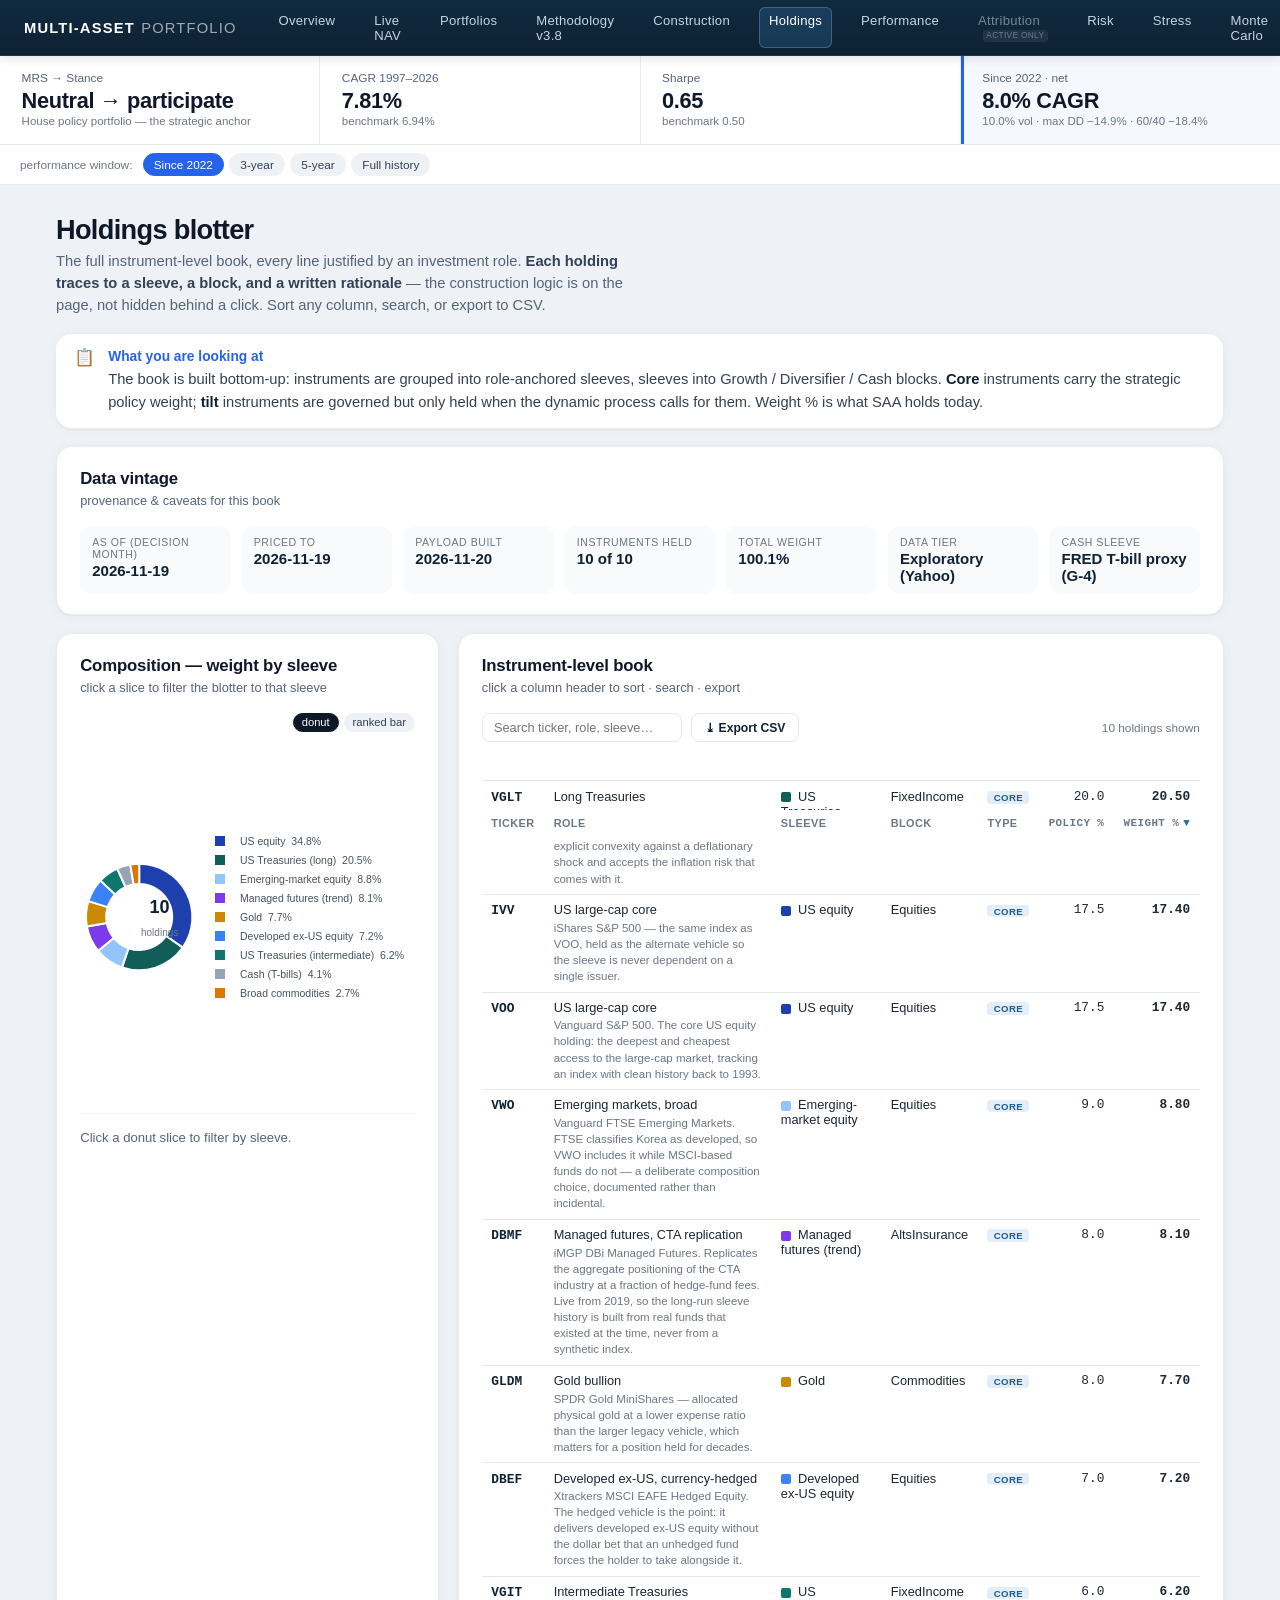
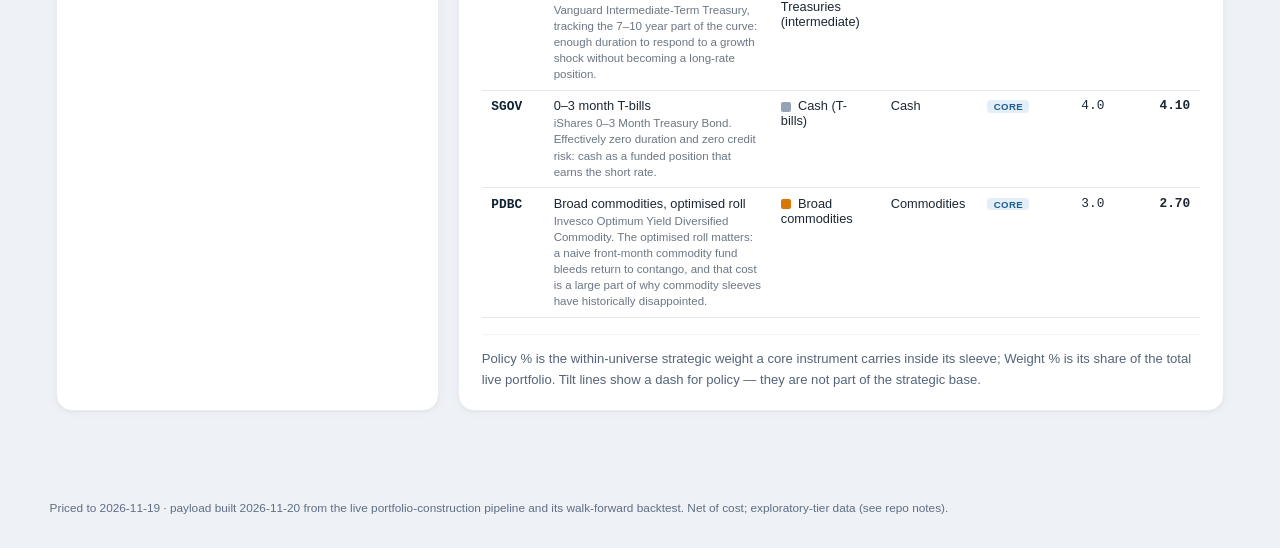
<file: holdings.html>
<!DOCTYPE html>
<html lang="en">
<head>
<meta charset="UTF-8" />
<meta name="viewport" content="width=device-width, initial-scale=1" />
<title>Holdings — Multi-Asset Portfolio</title>
<link rel="stylesheet" href="assets/css/style.css" />
<script src="assets/vendor/plotly.min.js"></script>
</head>
<body class="app ui-modern">

<header class="appbar">
  <div class="brand">MULTI&#8209;ASSET<span>PORTFOLIO</span></div>
  <button class="navtoggle" aria-label="Toggle navigation"><span class="bars"><span></span></span>Menu</button>
  <nav class="appnav">
    <a href="index.html">Overview</a>
    <a href="live.html">Live NAV</a>
    <a href="portfolios.html">Portfolios</a>
    <a href="methodology.html">Methodology v3.8</a>
    <a href="construction.html">Construction</a>
    <a href="holdings.html" class="active">Holdings</a>
    <a href="performance.html">Performance</a>
    <a href="attribution.html">Attribution</a>
    <a href="risk.html">Risk</a>
    <a href="stress.html">Stress</a>
    <a href="montecarlo.html">Monte Carlo</a>
  </nav>
  <div class="appbar-status" id="appbar-status">Loading…</div>
</header>

<div class="kpi-ribbon" id="kpi-ribbon"></div>

<main class="db">

  <div class="page-intro">
    <h1>Holdings blotter</h1>
    <p>The full instrument-level book, every line justified by an investment role.
      <strong>Each holding traces to a sleeve, a block, and a written rationale</strong> — the construction
      logic is on the page, not hidden behind a click. Sort any column, search, or export to CSV.</p>
  </div>

  <!-- Insight-first: lead with the read, then the evidence -->
  <div class="insight">
    <div class="ic">📋</div>
    <div>
      <h3>What you are looking at</h3>
      <p id="holdings-insight">The book is built bottom-up: instruments are grouped into role-anchored sleeves,
        sleeves into Growth / Diversifier / Cash blocks. <strong>Core</strong> instruments carry the strategic
        policy weight; <strong>tilt</strong> instruments are governed but only held when the dynamic process
        calls for them. Weight % is what <span class="pf-name">this portfolio</span> holds today.</p>
    </div>
  </div>

  <!-- Data vintage -->
  <section class="grid grid-1">
    <article class="tile">
      <div class="tile-head"><h2>Data vintage</h2>
        <span class="tile-sub">provenance &amp; caveats for this book</span></div>
      <div class="vintage" id="holdings-vintage"></div>
    </article>
  </section>

  <!-- Composition + blotter, linked: click a donut slice to filter -->
  <section class="grid grid-1-2">
    <article class="tile">
      <div class="tile-head"><h2>Composition — weight by sleeve</h2>
        <span class="tile-sub">click a slice to filter the blotter to that sleeve</span></div>
      <div id="holdings-donut" class="chart chart-lg"></div>
      <p class="read" id="holdings-filter">Click a donut slice to filter by sleeve.</p>
    </article>
    <article class="tile tile-feature">
      <div class="tile-head"><h2>Instrument-level book</h2>
        <span class="tile-sub">click a column header to sort · search · export</span></div>
      <div class="blotter-toolbar">
        <input type="search" id="holdings-search" placeholder="Search ticker, role, sleeve…" />
        <button class="btn" id="holdings-export">⤓ Export CSV</button>
        <span class="blotter-count" id="holdings-count"></span>
      </div>
      <div class="blotter-wrap"><div id="holdings-table"></div></div>
      <p class="read">Policy % is the within-universe strategic weight a core instrument carries inside its
        sleeve; Weight % is its share of the total live portfolio. Tilt lines show a dash for policy — they
        are not part of the strategic base.</p>
    </article>
  </section>

</main>

<footer class="status" id="status-footer">Loading…</footer>
<script src="data/portfolio_books.js"></script>
<script src="assets/js/portfolio-select.js"></script>
<script src="assets/js/app.js"></script>
</body>
</html>
</file>
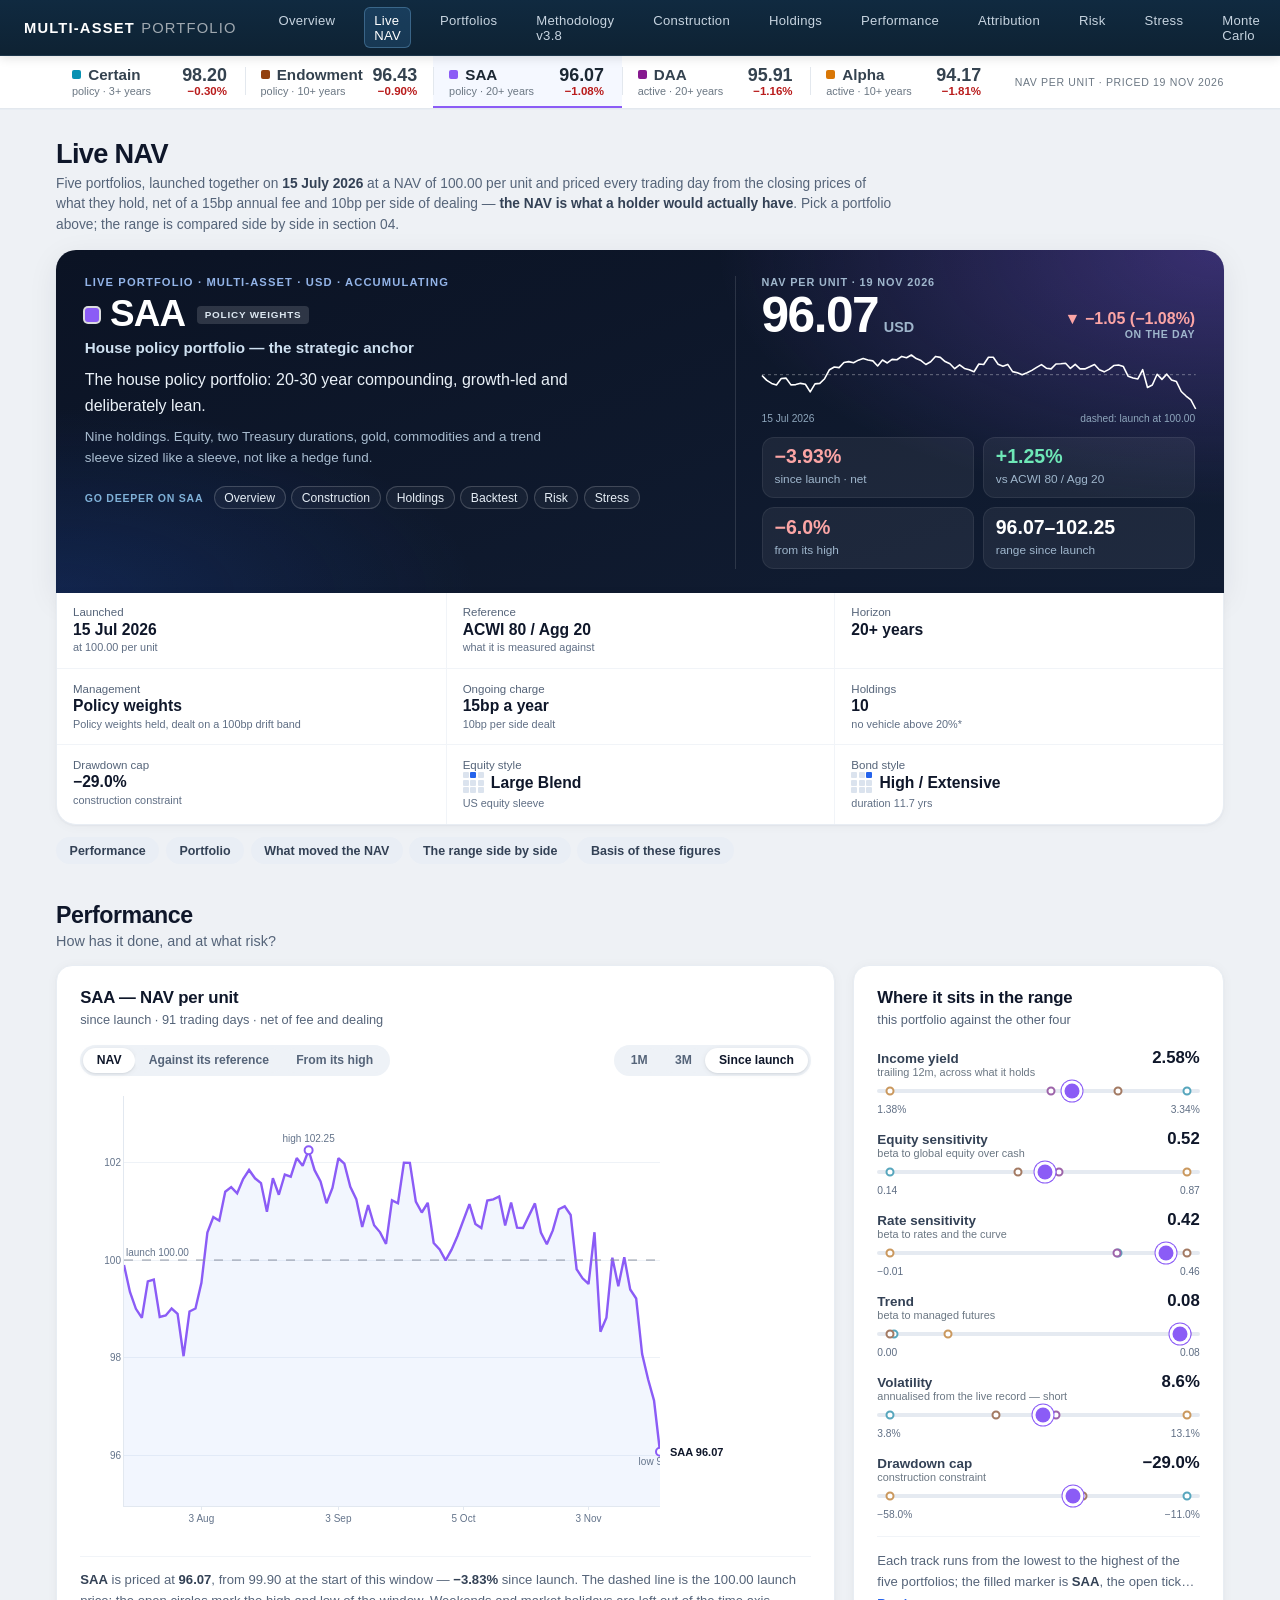
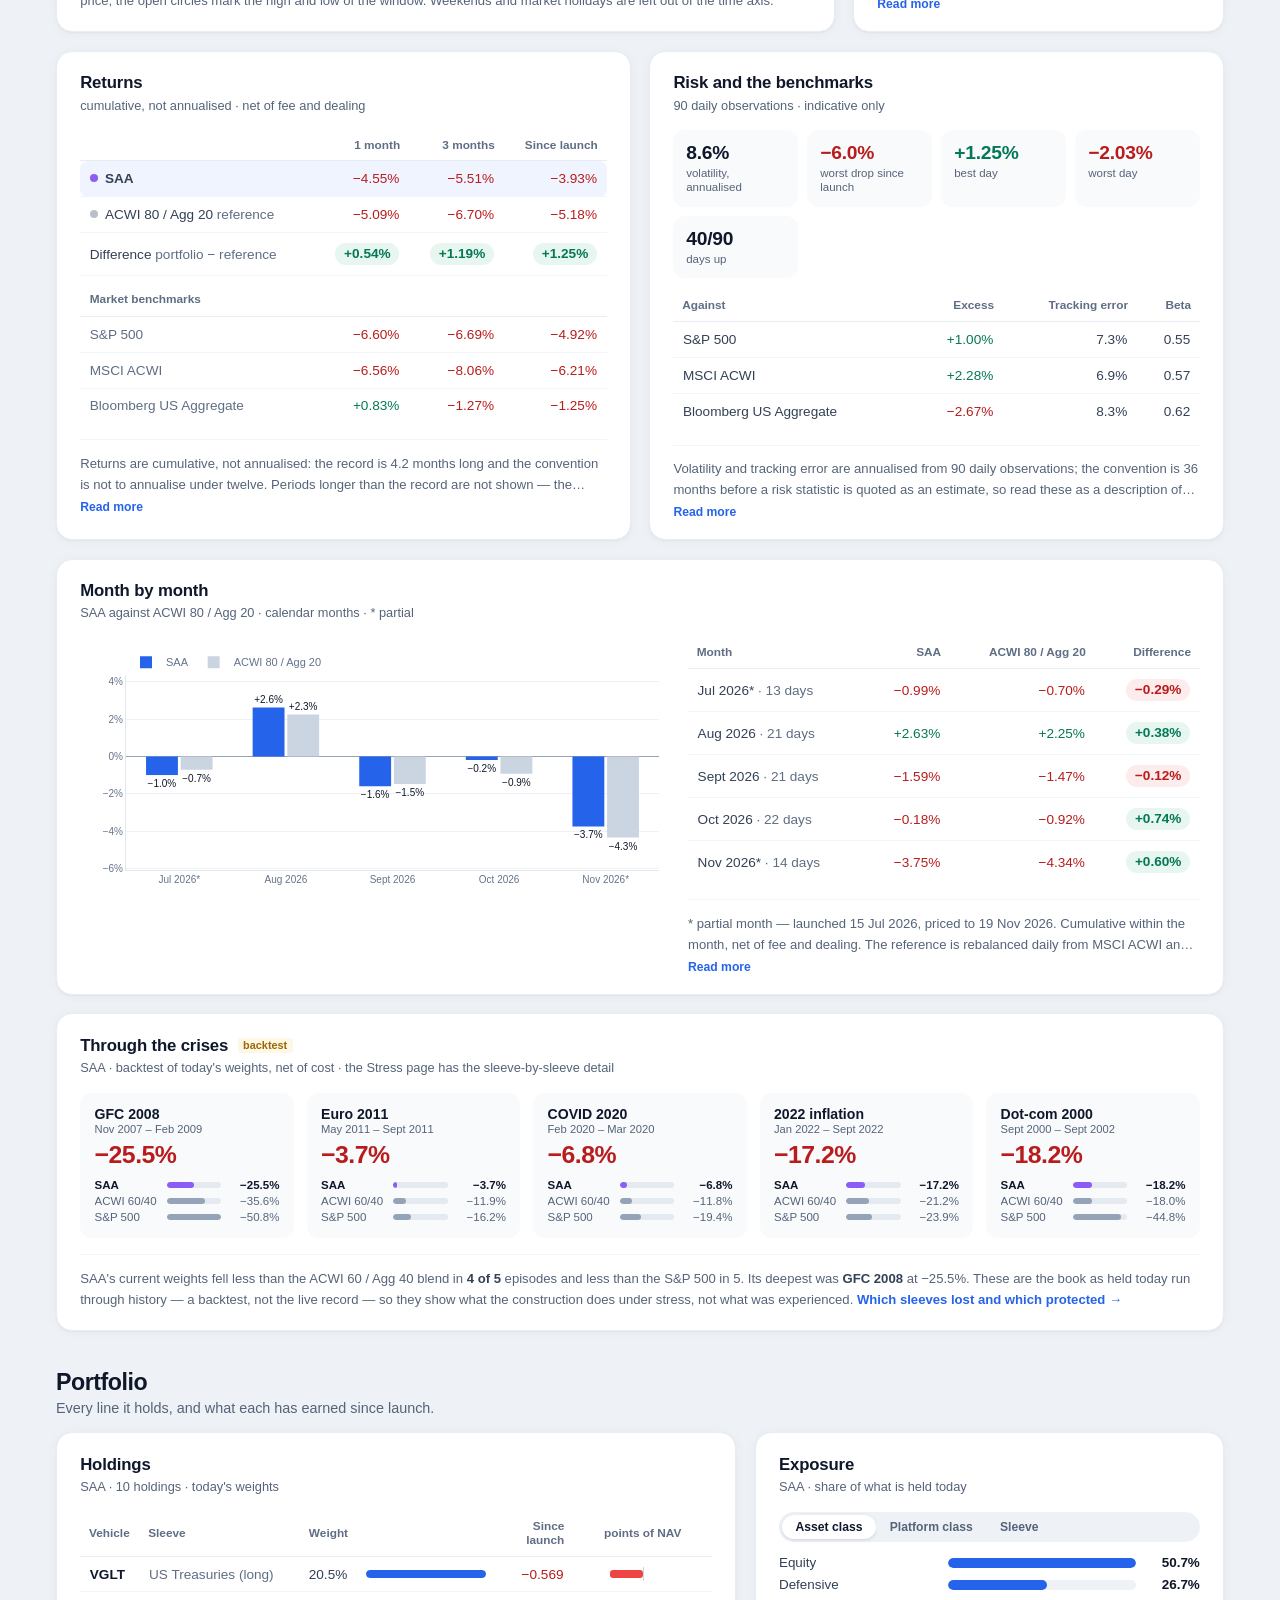
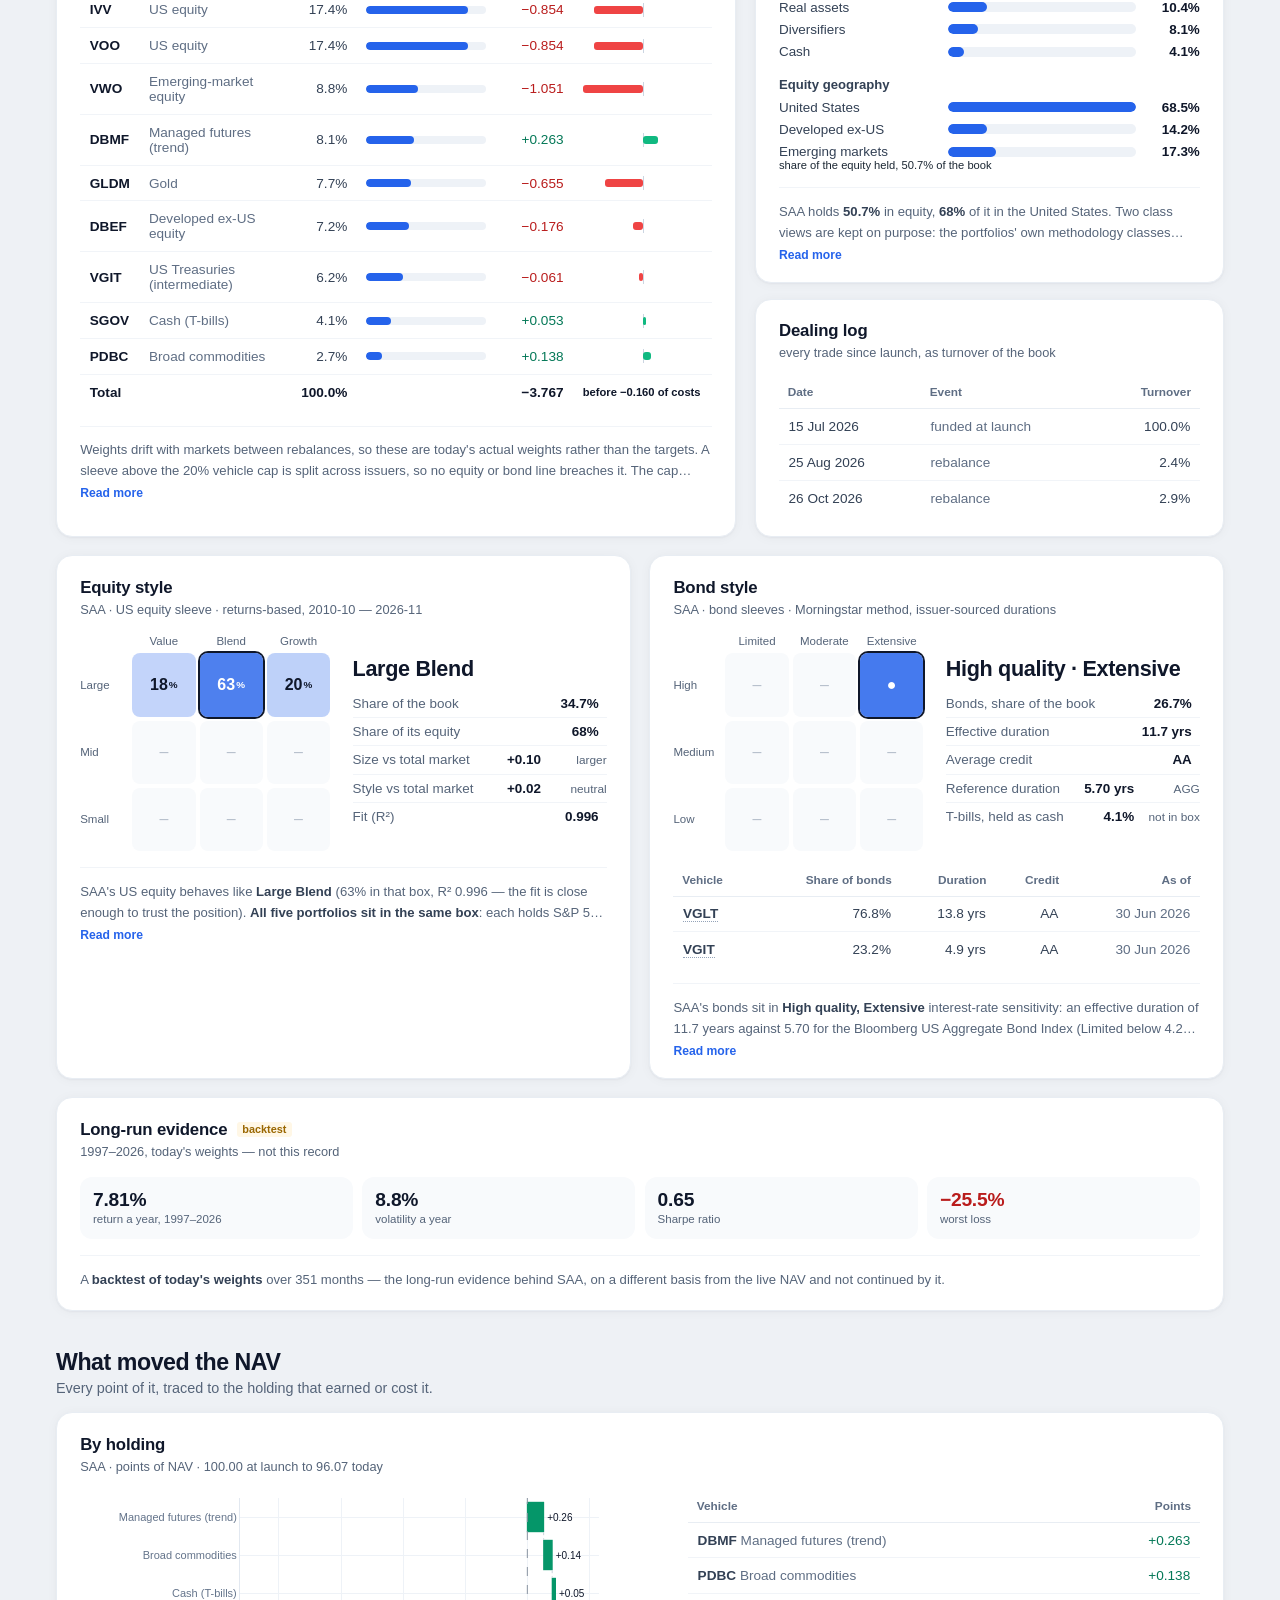
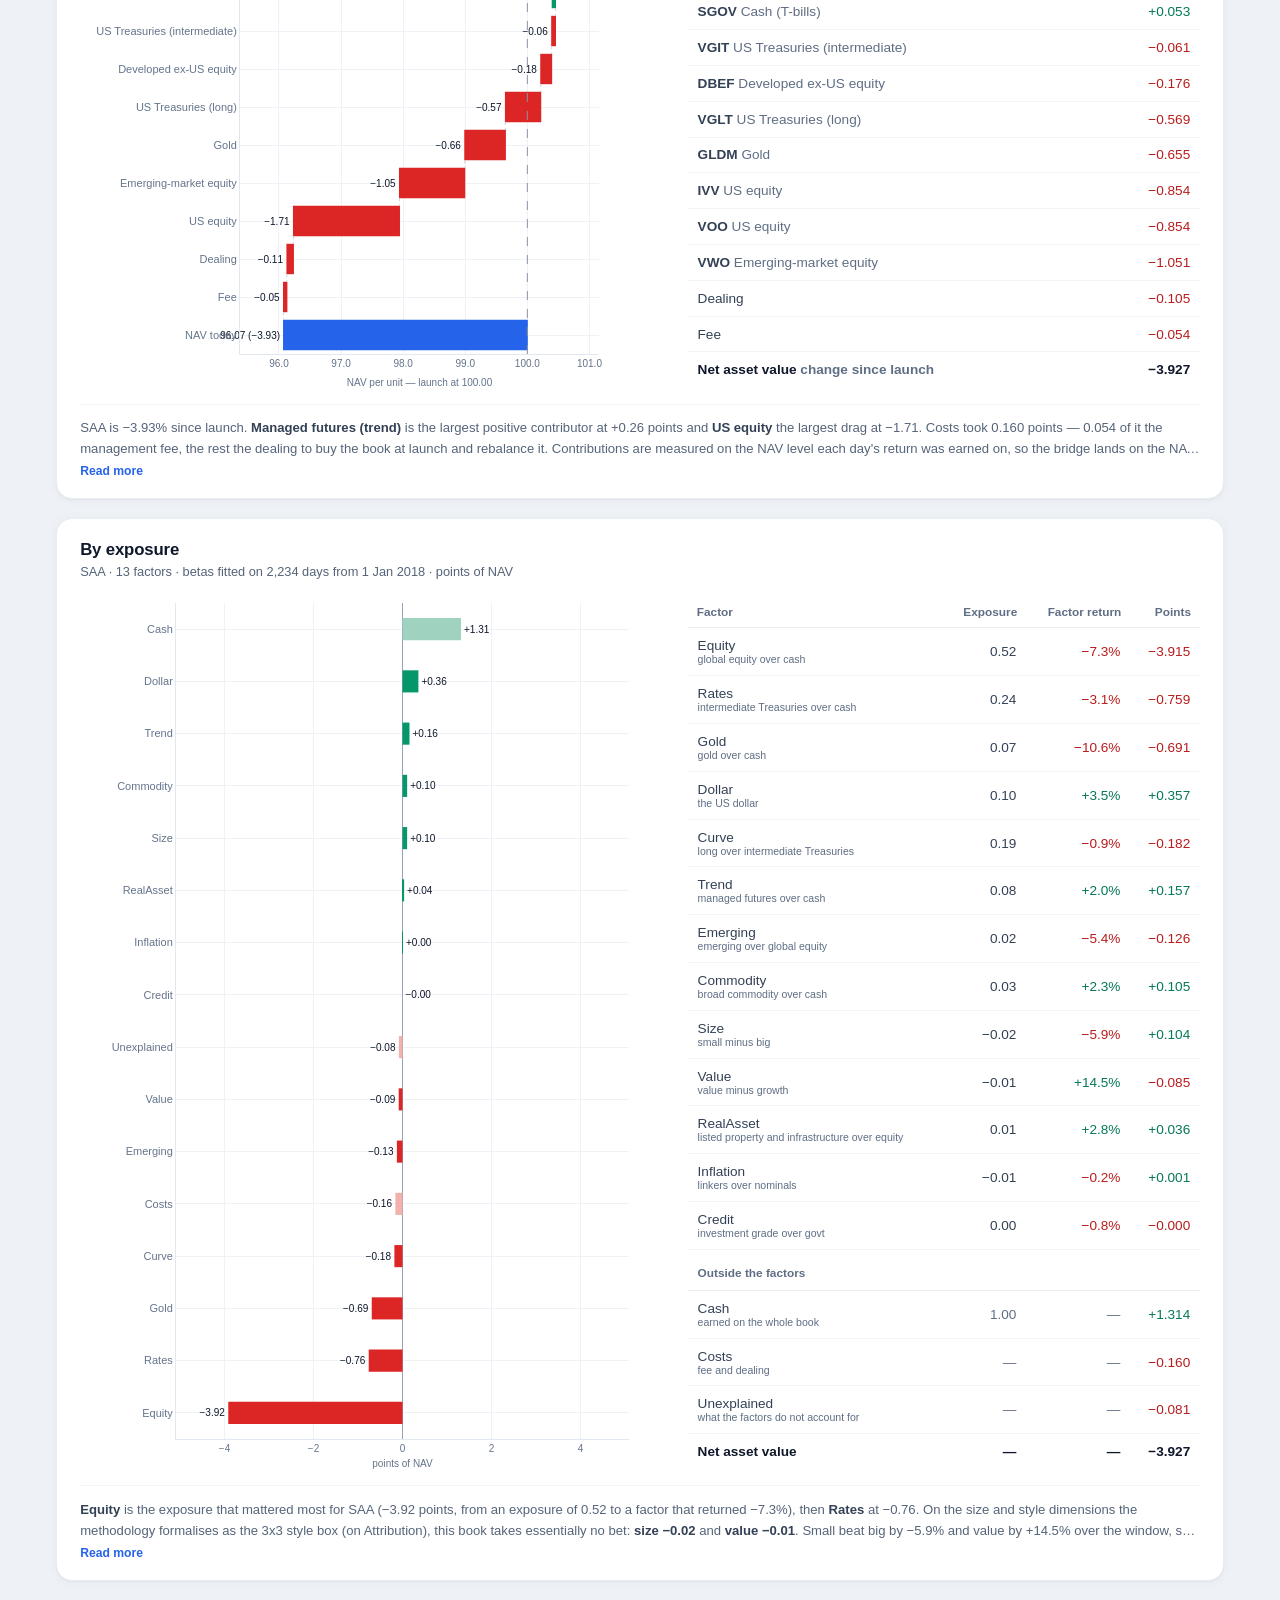
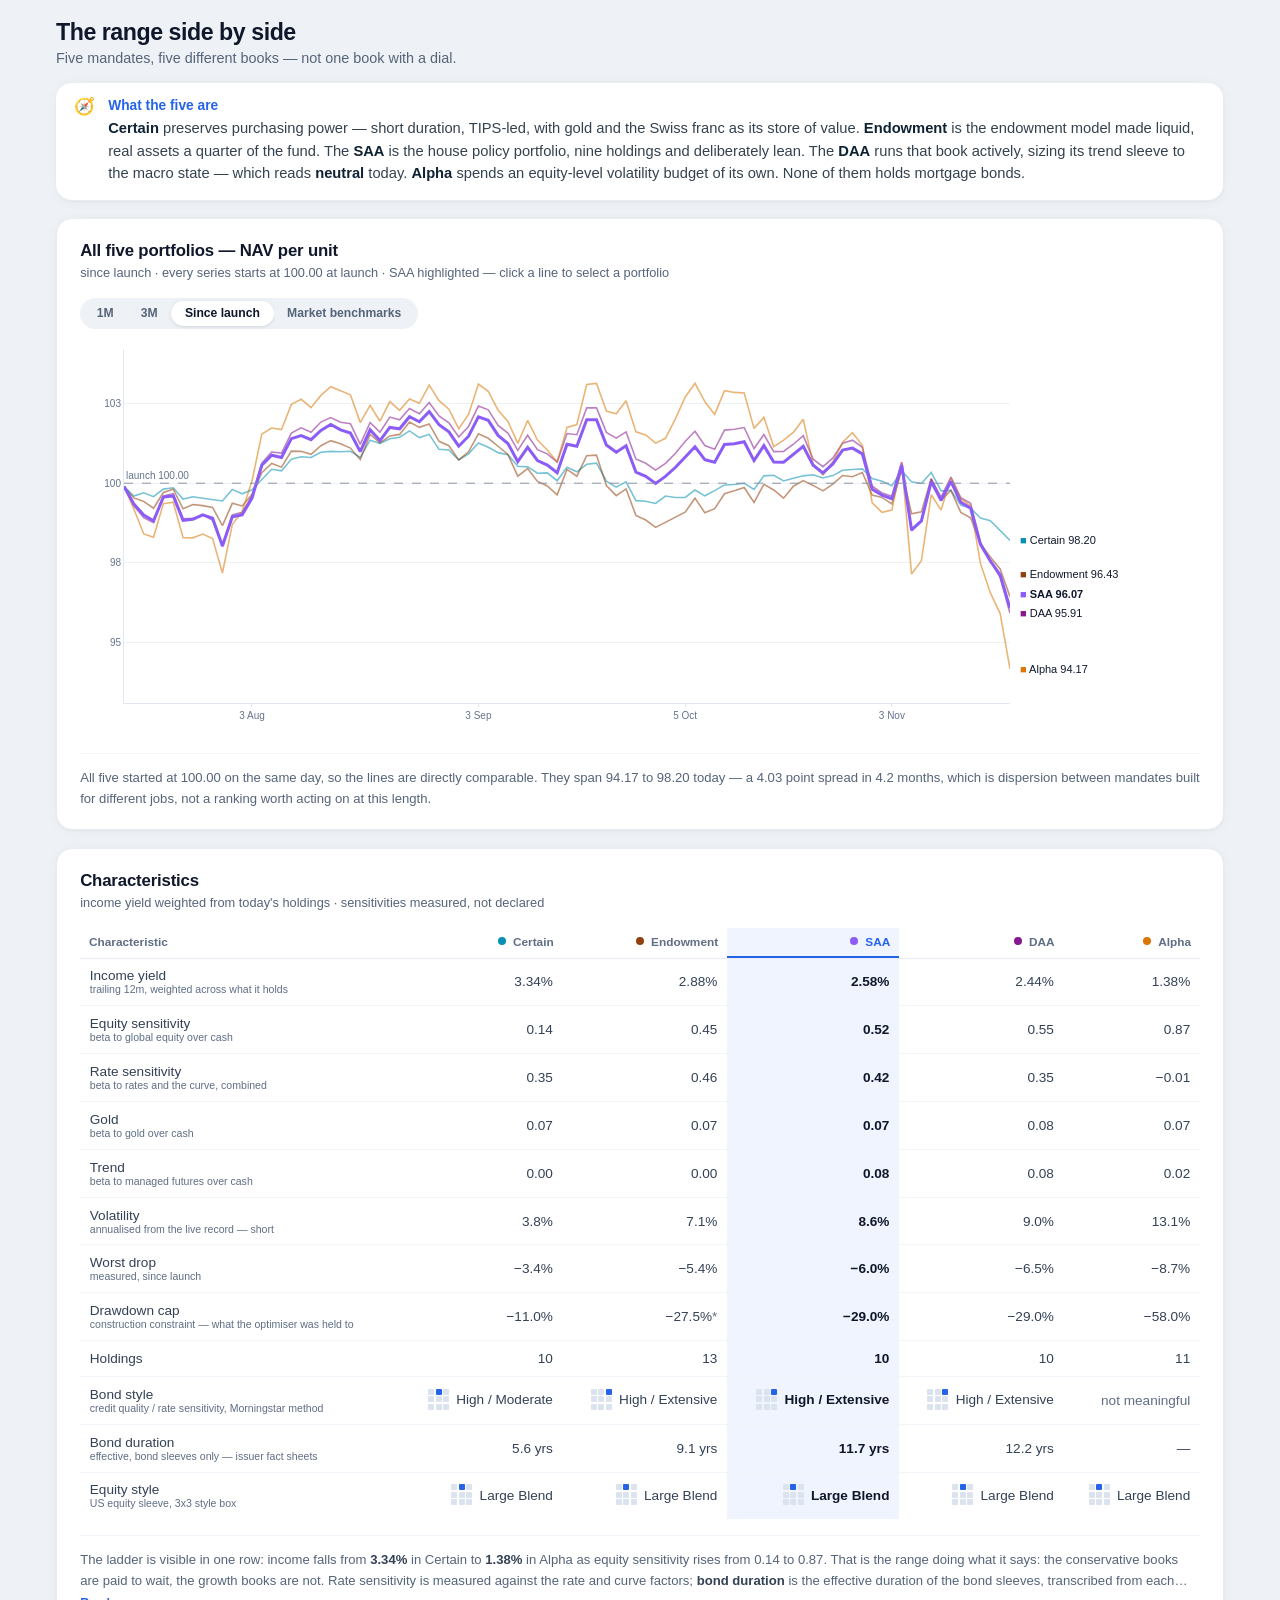
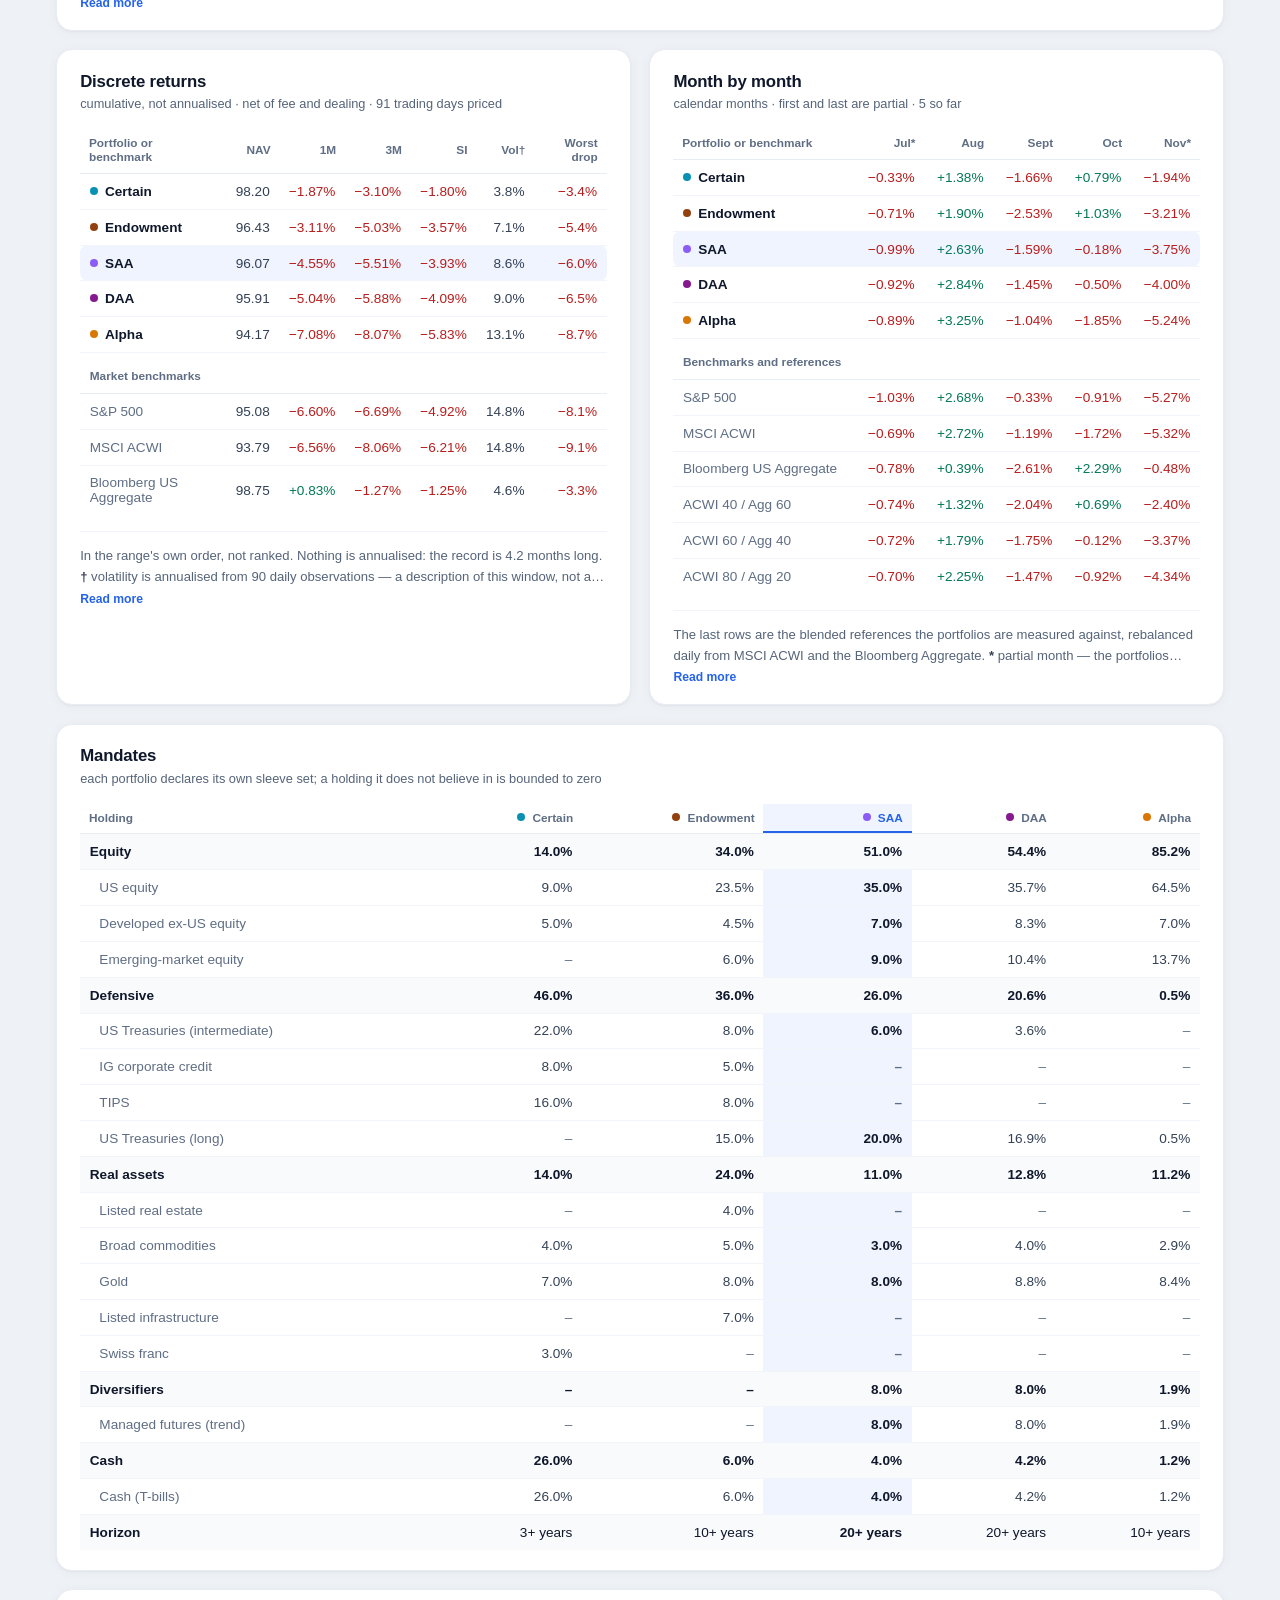
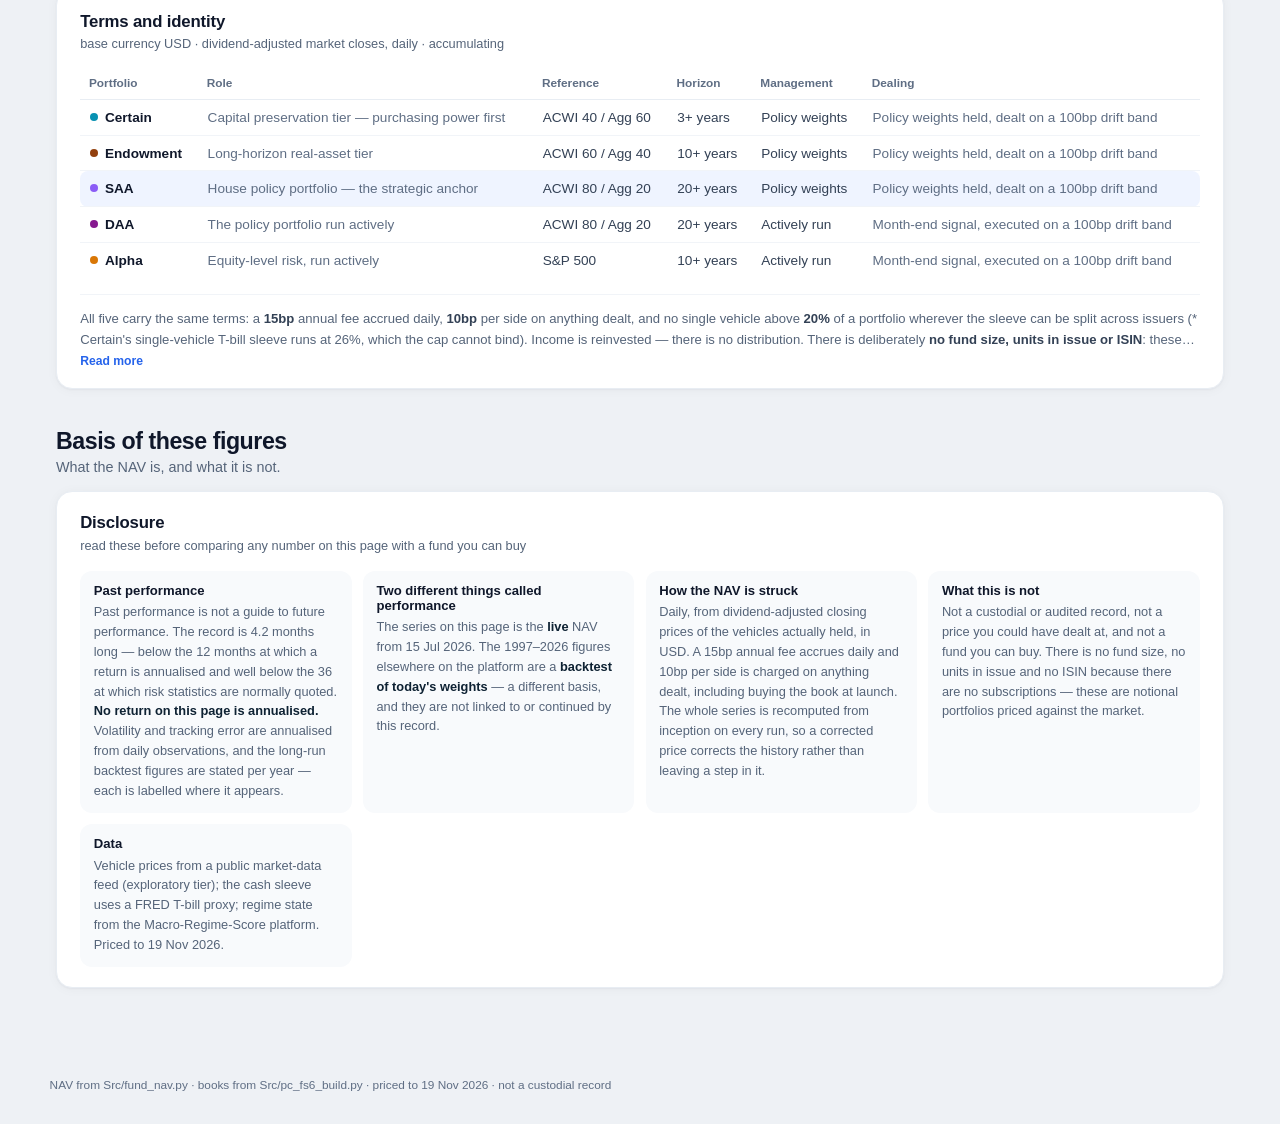
<file: live.html>
<!DOCTYPE html>
<html lang="en">
<head>
<meta charset="UTF-8" />
<meta name="viewport" content="width=device-width, initial-scale=1" />
<title>Live NAV — Multi-Asset Portfolio</title>
<link rel="stylesheet" href="assets/css/style.css" />
<script src="assets/vendor/plotly.min.js"></script>
</head>
<body class="app ui-modern lv-page">

<header class="appbar">
  <div class="brand">MULTI&#8209;ASSET<span>PORTFOLIO</span></div>
  <button class="navtoggle" aria-label="Toggle navigation"><span class="bars"><span></span></span>Menu</button>
  <nav class="appnav">
    <a href="index.html">Overview</a>
    <a href="live.html" class="active">Live NAV</a>
    <a href="portfolios.html">Portfolios</a>
    <a href="methodology.html">Methodology v3.8</a>
    <a href="construction.html">Construction</a>
    <a href="holdings.html">Holdings</a>
    <a href="performance.html">Performance</a>
    <a href="attribution.html">Attribution</a>
    <a href="risk.html">Risk</a>
    <a href="stress.html">Stress</a>
    <a href="montecarlo.html">Monte Carlo</a>
  </nav>
  <div class="appbar-status" id="appbar-status">Loading…</div>
</header>

<!-- The five portfolios as a product switcher: one selection drives every panel on the page. -->
<nav class="lv-switch" id="lv-switch" aria-label="Choose portfolio"></nav>

<main class="db">

  <div class="page-intro lv-intro">
    <h1>Live NAV</h1>
    <p>Five portfolios, launched together on <strong>15 July 2026</strong> at a NAV of 100.00 per unit and
      priced every trading day from the closing prices of what they hold, net of a 15bp annual fee and 10bp
      per side of dealing — <strong>the NAV is what a holder would actually have</strong>. Pick a portfolio
      above; the range is compared side by side in section 04.</p>
  </div>

  <!-- ============ PRODUCT: the selected portfolio ============ -->
  <section class="lv-hero" id="lv-hero" aria-live="polite"></section>
  <div class="lv-facts" id="lv-facts"></div>
  <nav class="lv-toc" id="lv-toc">
    <a href="#s-perf">Performance</a><a href="#s-port">Portfolio</a><a href="#s-attr">What moved the NAV</a>
    <a href="#s-range">The range side by side</a><a href="#s-basis">Basis of these figures</a>
  </nav>

  <div class="section-head" id="s-perf"><span class="section-num">01</span>
    <span class="section-title">Performance</span>
    <span class="section-q" id="perf-q">How has it done, and at what risk?</span></div>

  <section class="grid lv-grid-main">
    <article class="tile tile-feature lv-accent">
      <div class="tile-head"><h2 id="nav-chart-title">NAV per unit</h2>
        <span class="tile-sub" id="nav-sub"></span></div>
      <div class="lv-controls">
        <div class="chips lv-seg" id="nav-modes" role="group" aria-label="Chart view"></div>
        <div class="chips lv-seg" id="nav-views" role="group" aria-label="Period"></div>
      </div>
      <div id="nav-chart" class="chart" style="height:400px"></div>
      <p class="read" id="nav-read"></p>
    </article>
    <article class="tile">
      <div class="tile-head"><h2>Where it sits in the range</h2>
        <span class="tile-sub">this portfolio against the other four</span></div>
      <div id="pos-meters"></div>
      <p class="read" id="pos-read"></p>
    </article>
  </section>

  <section class="grid grid-2">
    <article class="tile">
      <div class="tile-head"><h2>Returns</h2>
        <span class="tile-sub" id="ret-sub"></span></div>
      <div id="ret-table"></div>
      <p class="read" id="ret-read"></p>
    </article>
    <article class="tile">
      <div class="tile-head"><h2>Risk and the benchmarks</h2>
        <span class="tile-sub" id="risk-sub"></span></div>
      <div id="risk-stats"></div>
      <div id="rel-table"></div>
      <p class="read" id="risk-read"></p>
    </article>
  </section>

  <section class="grid grid-1">
    <article class="tile">
      <div class="tile-head"><h2>Month by month</h2>
        <span class="tile-sub" id="mm-sub"></span></div>
      <div class="lv-split">
        <div id="mm-chart" class="chart" style="height:260px"></div>
        <div id="mm-table"></div>
      </div>
    </article>
  </section>

  <section class="grid grid-1">
    <article class="tile">
      <div class="tile-head"><h2>Through the crises <span class="lv-tag">backtest</span></h2>
        <span class="tile-sub" id="cr-sub"></span></div>
      <div id="cr-strip" class="lv-crises"></div>
      <p class="read" id="cr-read"></p>
    </article>
  </section>

  <div class="section-head" id="s-port"><span class="section-num">02</span>
    <span class="section-title">Portfolio</span>
    <span class="section-q">Every line it holds, and what each has earned since launch.</span></div>

  <section class="grid lv-grid-port">
    <article class="tile">
        <div class="tile-head"><h2>Holdings</h2>
          <span class="tile-sub" id="hold-sub"></span></div>
        <div id="hold-table"></div>
        <p class="read" id="hold-read"></p>
      </article>
    <div class="stack">
      <article class="tile">
      <div class="tile-head"><h2>Exposure</h2>
        <span class="tile-sub" id="expo-sub"></span></div>
      <div class="chips lv-seg" id="expo-views" role="group" aria-label="Exposure view" style="margin-bottom:.8rem"></div>
      <div id="expo-class"></div>
      <h3 class="mini-head" style="margin-top:1.1rem">Equity geography</h3>
      <div id="expo-geo"></div>
      <p class="read" id="expo-read"></p>
      </article>
      <article class="tile">
        <div class="tile-head"><h2>Dealing log</h2>
          <span class="tile-sub">every trade since launch, as turnover of the book</span></div>
        <div id="trade-table"></div>
      </article>
    </div>
  </section>

  <section class="grid grid-2">
    <article class="tile">
        <div class="tile-head"><h2>Equity style</h2>
          <span class="tile-sub" id="sbx-sub"></span></div>
        <div id="sbx-box"></div>
        <p class="read" id="sbx-read"></p>
      </article>
    <article class="tile">
        <div class="tile-head"><h2>Bond style</h2>
          <span class="tile-sub" id="fbx-sub"></span></div>
        <div id="fbx-box"></div>
        <div id="fbx-table"></div>
        <p class="read" id="fbx-read"></p>
      </article>
  </section>

  <section class="grid grid-1">
    <article class="tile">
      <div class="tile-head"><h2>Long-run evidence <span class="lv-tag">backtest</span></h2>
        <span class="tile-sub">1997–2026, today's weights — not this record</span></div>
      <div id="bt-table"></div>
    </article>
  </section>

  <div class="section-head" id="s-attr"><span class="section-num">03</span>
    <span class="section-title">What moved the NAV</span>
    <span class="section-q">Every point of it, traced to the holding that earned or cost it.</span></div>

  <section class="grid grid-1">
    <article class="tile">
      <div class="tile-head"><h2>By holding</h2>
        <span class="tile-sub" id="bridge-sub"></span></div>
      <div class="lv-split">
        <div id="bridge-chart" class="chart chart-lg"></div>
        <div><div id="bridge-table"></div></div>
      </div>
      <p class="read" id="bridge-read"></p>
    </article>
  </section>

  <section class="grid grid-1">
    <article class="tile">
      <div class="tile-head"><h2>By exposure</h2>
        <span class="tile-sub" id="fac-sub"></span></div>
      <div class="lv-split">
        <div id="fac-chart" class="chart chart-lg"></div>
        <div><div id="fac-table"></div></div>
      </div>
      <p class="read" id="fac-read"></p>
    </article>
  </section>

  <!-- ============ RANGE: all five side by side ============ -->
  <div class="section-head" id="s-range"><span class="section-num">04</span>
    <span class="section-title">The range side by side</span>
    <span class="section-q">Five mandates, five different books — not one book with a dial.</span></div>

  <div class="insight">
    <div class="ic">🧭</div>
    <div>
      <h3>What the five are</h3>
      <p id="funds-insight"></p>
    </div>
  </div>

  <section class="grid grid-1">
    <article class="tile tile-feature">
      <div class="tile-head"><h2>All five portfolios — NAV per unit</h2>
        <span class="tile-sub" id="range-sub"></span></div>
      <div class="lv-controls">
        <div class="chips lv-seg" id="range-views" role="group" aria-label="Range chart options"></div>
      </div>
      <div id="range-chart" class="chart" style="height:400px"></div>
      <p class="read" id="range-read"></p>
    </article>
  </section>

  <section class="grid grid-1">
    <article class="tile">
      <div class="tile-head"><h2>Characteristics</h2>
        <span class="tile-sub" id="chars-sub"></span></div>
      <div id="chars-table"></div>
      <p class="read" id="chars-read"></p>
    </article>
  </section>

  <section class="grid grid-2">
    <article class="tile">
      <div class="tile-head"><h2>Discrete returns</h2>
        <span class="tile-sub" id="perf-sub"></span></div>
      <div id="perf-table"></div>
      <p class="read" id="perf-read"></p>
    </article>
    <article class="tile">
      <div class="tile-head"><h2>Month by month</h2>
        <span class="tile-sub" id="monthly-sub"></span></div>
      <div id="monthly-table"></div>
    </article>
  </section>

  <section class="grid grid-1">
    <article class="tile">
      <div class="tile-head"><h2>Mandates</h2>
        <span class="tile-sub">each portfolio declares its own sleeve set; a holding it does not believe in is bounded to zero</span></div>
      <div id="mandate-table"></div>
    </article>
  </section>

  <section class="grid grid-1">
    <article class="tile">
      <div class="tile-head"><h2>Terms and identity</h2>
        <span class="tile-sub" id="facts-sub"></span></div>
      <div id="facts-table"></div>
      <p class="read" id="facts-read"></p>
    </article>
  </section>

  <div class="section-head" id="s-basis"><span class="section-num">05</span>
    <span class="section-title">Basis of these figures</span>
    <span class="section-q">What the NAV is, and what it is not.</span></div>

  <section class="grid grid-1">
    <article class="tile">
      <div class="tile-head"><h2>Disclosure</h2>
        <span class="tile-sub">read these before comparing any number on this page with a fund you can buy</span></div>
      <div id="disclosure"></div>
    </article>
  </section>

</main>

<footer class="status" id="status-footer">Loading…</footer>
<script src="data/live_nav.js"></script>
<script src="assets/js/live.js"></script>
</body>
</html>
</file>
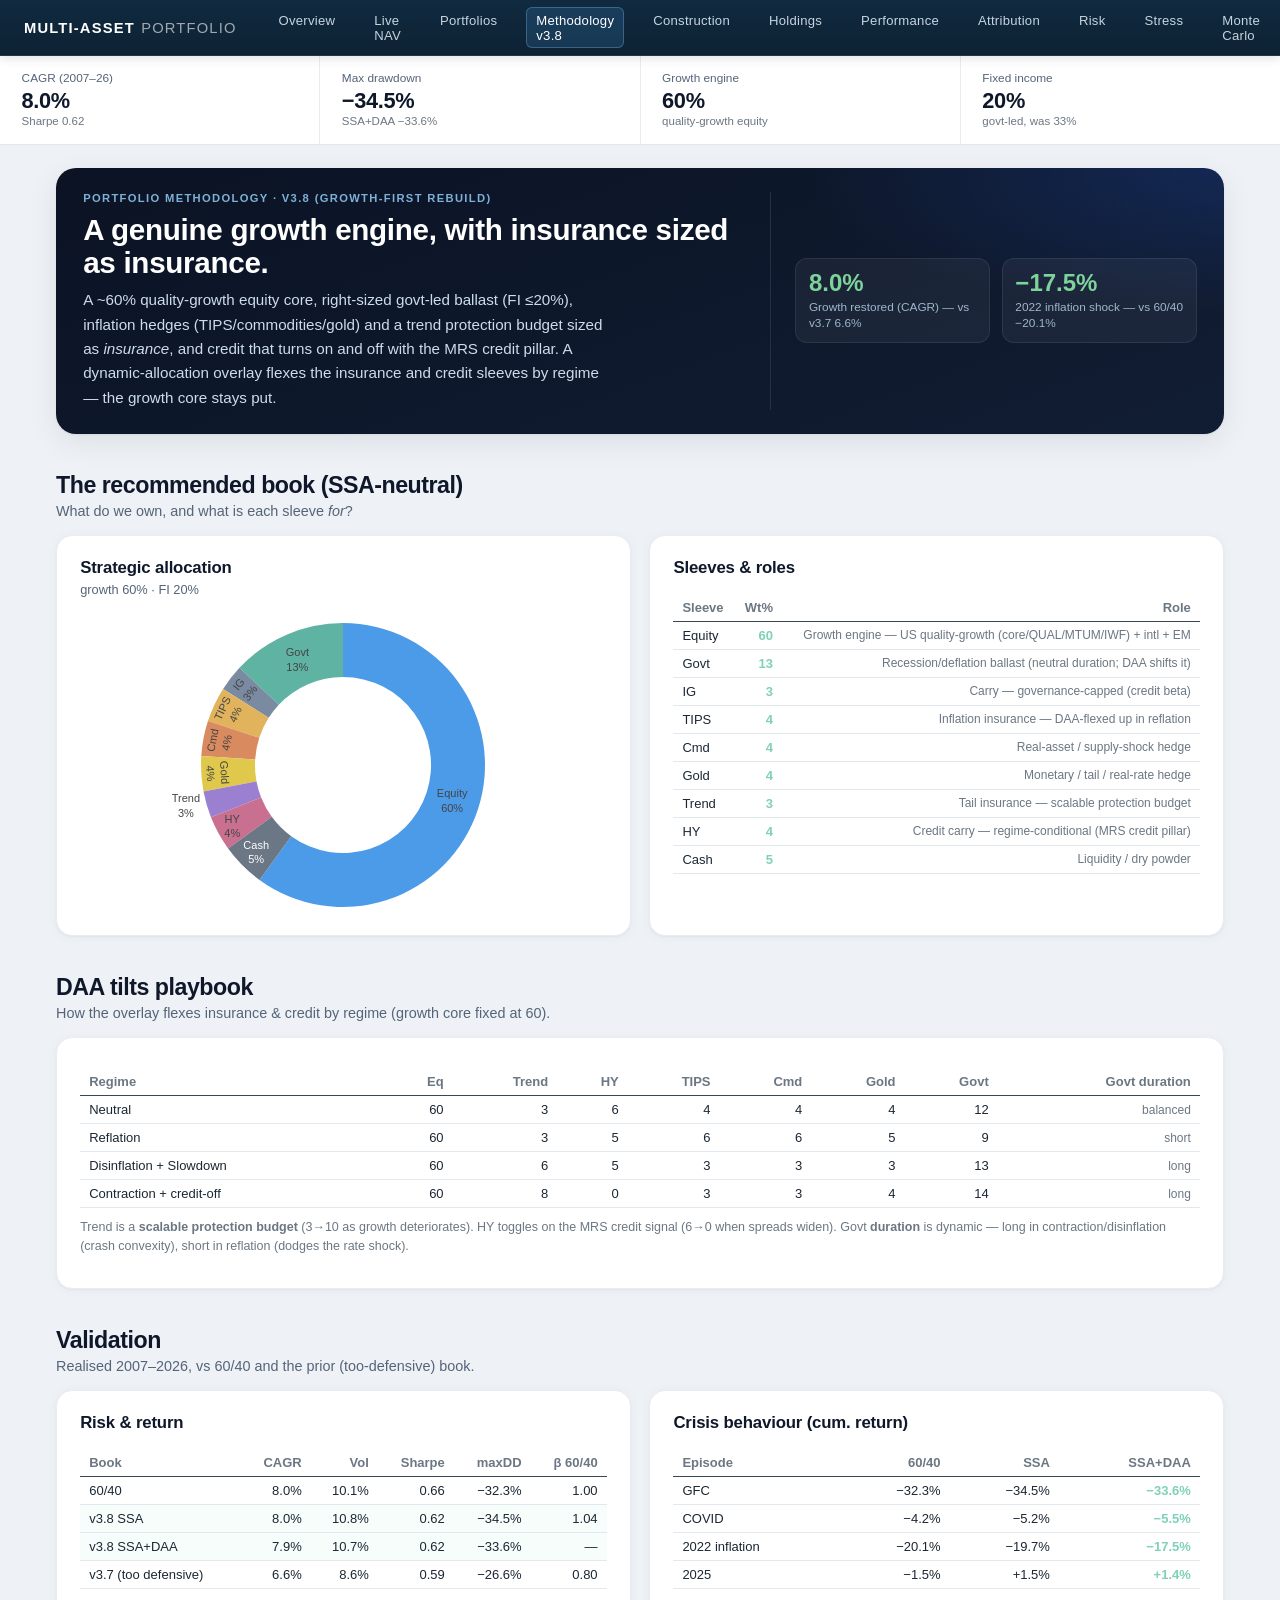
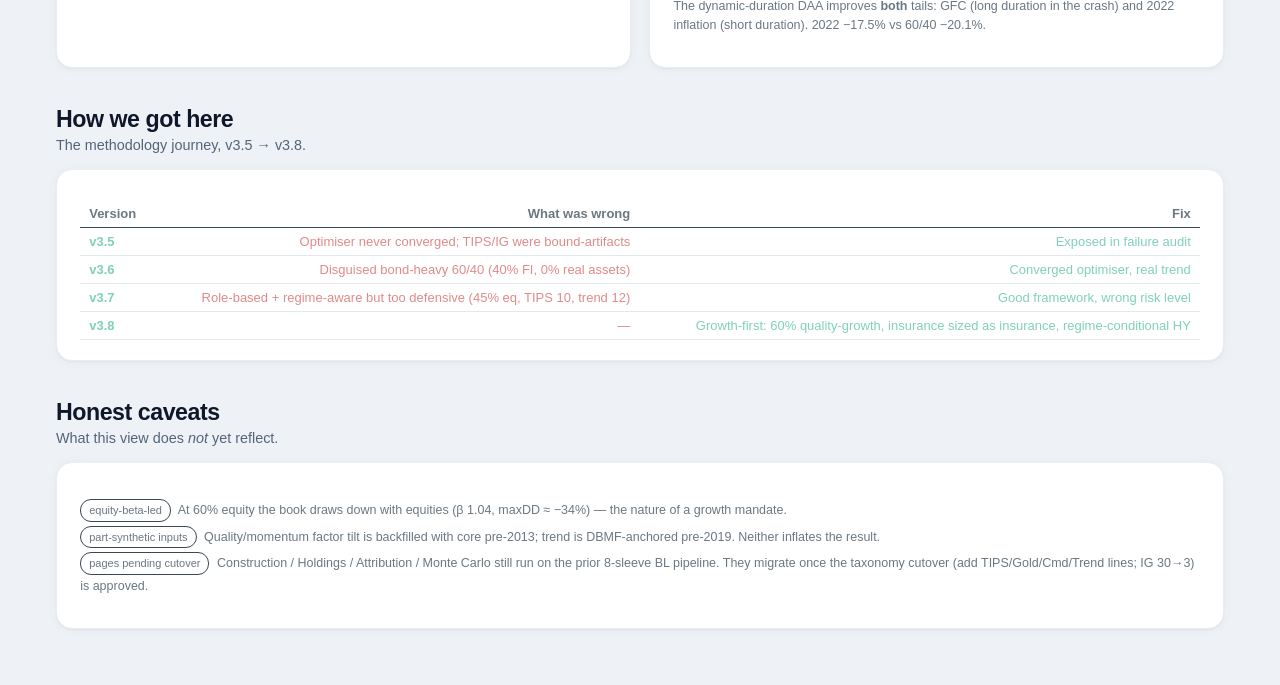
<file: methodology.html>
<!DOCTYPE html>
<html lang="en">
<head>
<meta charset="UTF-8" />
<meta name="viewport" content="width=device-width, initial-scale=1" />
<title>Methodology v3.8 — Growth-First</title>
<link rel="stylesheet" href="assets/css/style.css" />
<script src="assets/vendor/plotly.min.js"></script>
<style>
  .mtable{width:100%;border-collapse:collapse;font-size:13px;margin-top:8px}
  .mtable th,.mtable td{padding:6px 9px;border-bottom:1px solid var(--line,#26303a);text-align:right}
  .mtable th:first-child,.mtable td:first-child{text-align:left}
  .mtable thead th{color:var(--muted,#8aa);font-weight:600;border-bottom:1px solid #3a4756}
  .mtable .hl{color:#7fd1b9;font-weight:600}
  .role{color:var(--muted,#8aa);font-size:12px}
  .badwas{color:#e08a8a}.goodnow{color:#7fd1b9}
  .note{font-size:12.5px;color:var(--muted,#8aa);line-height:1.5}
  .pill{display:inline-block;padding:2px 8px;border:1px solid #3a4756;border-radius:11px;font-size:11px;margin:2px 4px 2px 0}
</style>
</head>
<body class="app ui-modern">
<header class="appbar">
  <div class="brand">MULTI&#8209;ASSET<span>PORTFOLIO</span></div>
  <button class="navtoggle" aria-label="Toggle navigation"><span class="bars"><span></span></span>Menu</button>
  <nav class="appnav">
    <a href="index.html">Overview</a>
    <a href="live.html">Live NAV</a>
    <a href="portfolios.html">Portfolios</a>
    <a href="methodology.html" class="active">Methodology v3.8</a>
    <a href="construction.html">Construction</a>
    <a href="holdings.html">Holdings</a>
    <a href="performance.html">Performance</a>
    <a href="attribution.html">Attribution</a>
    <a href="risk.html">Risk</a>
    <a href="stress.html">Stress</a>
    <a href="montecarlo.html">Monte Carlo</a>
  </nav>
  <div class="appbar-status">v3.8 · growth-first</div>
</header>

<div class="kpi-ribbon" id="kpi-ribbon"></div>

<main class="db">
  <section class="hero">
    <div class="hero-main">
      <div class="hero-eyebrow">Portfolio methodology · v3.8 (growth-first rebuild)</div>
      <h1 class="hero-verdict">A genuine growth engine, with insurance sized as insurance.</h1>
      <p class="hero-thesis">A ~60% quality-growth equity core, right-sized govt-led ballast (FI ≤20%),
        inflation hedges (TIPS/commodities/gold) and a trend protection budget sized as <em>insurance</em>,
        and credit that turns on and off with the MRS credit pillar. A dynamic-allocation overlay flexes
        the insurance and credit sleeves by regime — the growth core stays put.</p>
    </div>
    <div class="hero-side" id="hero-highlights"></div>
  </section>

  <div class="section-head"><span class="section-num">01</span>
    <span class="section-title">The recommended book (SSA-neutral)</span>
    <span class="section-q">What do we own, and what is each sleeve <em>for</em>?</span></div>
  <section class="grid grid-2">
    <article class="tile">
      <div class="tile-head"><h2>Strategic allocation</h2><span class="tile-sub">growth 60% · FI 20%</span></div>
      <div id="ssa-donut" class="chart chart-donut"></div>
    </article>
    <article class="tile">
      <div class="tile-head"><h2>Sleeves &amp; roles</h2></div>
      <table class="mtable"><thead><tr><th>Sleeve</th><th>Wt%</th><th>Role</th></tr></thead><tbody id="role-rows"></tbody></table>
    </article>
  </section>

  <div class="section-head"><span class="section-num">02</span>
    <span class="section-title">DAA tilts playbook</span>
    <span class="section-q">How the overlay flexes insurance &amp; credit by regime (growth core fixed at 60).</span></div>
  <section class="tile">
    <table class="mtable"><thead><tr><th>Regime</th><th>Eq</th><th>Trend</th><th>HY</th><th>TIPS</th><th>Cmd</th><th>Gold</th><th>Govt</th><th>Govt duration</th></tr></thead>
      <tbody id="daa-rows"></tbody></table>
    <p class="note" style="margin-top:10px">Trend is a <strong>scalable protection budget</strong> (3→10 as growth deteriorates).
      HY toggles on the MRS credit signal (6→0 when spreads widen). Govt <strong>duration</strong> is dynamic — long in
      contraction/disinflation (crash convexity), short in reflation (dodges the rate shock).</p>
  </section>

  <div class="section-head"><span class="section-num">03</span>
    <span class="section-title">Validation</span>
    <span class="section-q">Realised 2007–2026, vs 60/40 and the prior (too-defensive) book.</span></div>
  <section class="grid grid-2">
    <article class="tile">
      <div class="tile-head"><h2>Risk &amp; return</h2></div>
      <table class="mtable"><thead><tr><th>Book</th><th>CAGR</th><th>Vol</th><th>Sharpe</th><th>maxDD</th><th>β 60/40</th></tr></thead>
        <tbody id="val-rows"></tbody></table>
    </article>
    <article class="tile">
      <div class="tile-head"><h2>Crisis behaviour (cum. return)</h2></div>
      <table class="mtable"><thead><tr><th>Episode</th><th>60/40</th><th>SSA</th><th>SSA+DAA</th></tr></thead>
        <tbody id="crisis-rows"></tbody></table>
      <p class="note" style="margin-top:8px">The dynamic-duration DAA improves <strong>both</strong> tails: GFC (long duration in the crash)
        and 2022 inflation (short duration). 2022 −17.5% vs 60/40 −20.1%.</p>
    </article>
  </section>

  <div class="section-head"><span class="section-num">04</span>
    <span class="section-title">How we got here</span>
    <span class="section-q">The methodology journey, v3.5 → v3.8.</span></div>
  <section class="tile">
    <table class="mtable"><thead><tr><th>Version</th><th>What was wrong</th><th>Fix</th></tr></thead><tbody id="journey-rows"></tbody></table>
  </section>

  <div class="section-head"><span class="section-num">05</span>
    <span class="section-title">Honest caveats</span>
    <span class="section-q">What this view does <em>not</em> yet reflect.</span></div>
  <section class="tile">
    <p class="note">
      <span class="pill">equity-beta-led</span> At 60% equity the book draws down with equities (β 1.04, maxDD ≈ −34%) — the nature of a growth mandate.<br/>
      <span class="pill">part-synthetic inputs</span> Quality/momentum factor tilt is backfilled with core pre-2013; trend is DBMF-anchored pre-2019. Neither inflates the result.<br/>
      <span class="pill">pages pending cutover</span> Construction / Holdings / Attribution / Monte Carlo still run on the prior 8-sleeve BL pipeline. They migrate once the taxonomy cutover (add TIPS/Gold/Cmd/Trend lines; IG 30→3) is approved.
    </p>
  </section>
</main>

<script src="assets/js/app.js"></script>
<script>
const V38 = {
  kpis:[["CAGR (2007–26)","8.0%","Sharpe 0.62"],["Max drawdown","−34.5%","SSA+DAA −33.6%"],
        ["Growth engine","60%","quality-growth equity"],["Fixed income","20%","govt-led, was 33%"]],
  ssa:[["Equity",60,"#4c9be8"],["Govt",13,"#5fb3a3"],["IG",3,"#7a8aa0"],["TIPS",4,"#e0b35c"],
       ["Cmd",4,"#d98b5f"],["Gold",4,"#e0c84c"],["Trend",3,"#9b7fd1"],["HY",4,"#c96f8f"],["Cash",5,"#6b7785"]],
  roles:[["Equity",60,"Growth engine — US quality-growth (core/QUAL/MTUM/IWF) + intl + EM"],
    ["Govt",13,"Recession/deflation ballast (neutral duration; DAA shifts it)"],
    ["IG",3,"Carry — governance-capped (credit beta)"],
    ["TIPS",4,"Inflation insurance — DAA-flexed up in reflation"],
    ["Cmd",4,"Real-asset / supply-shock hedge"],["Gold",4,"Monetary / tail / real-rate hedge"],
    ["Trend",3,"Tail insurance — scalable protection budget"],
    ["HY",4,"Credit carry — regime-conditional (MRS credit pillar)"],["Cash",5,"Liquidity / dry powder"]],
  daa:[["Neutral",60,3,6,4,4,4,12,"balanced"],["Reflation",60,3,5,6,6,5,9,"short"],
    ["Disinflation + Slowdown",60,6,5,3,3,3,13,"long"],["Contraction + credit-off",60,8,0,3,3,4,14,"long"]],
  val:[["60/40","8.0","10.1","0.66","−32.3","1.00",false],
    ["v3.8 SSA","8.0","10.8","0.62","−34.5","1.04",true],
    ["v3.8 SSA+DAA","7.9","10.7","0.62","−33.6","—",true],
    ["v3.7 (too defensive)","6.6","8.6","0.59","−26.6","0.80",false]],
  crisis:[["GFC","−32.3","−34.5","−33.6"],["COVID","−4.2","−5.2","−5.5"],
    ["2022 inflation","−20.1","−19.7","−17.5"],["2025","−1.5","+1.5","+1.4"]],
  journey:[["v3.5","Optimiser never converged; TIPS/IG were bound-artifacts","Exposed in failure audit"],
    ["v3.6","Disguised bond-heavy 60/40 (40% FI, 0% real assets)","Converged optimiser, real trend"],
    ["v3.7","Role-based + regime-aware but too defensive (45% eq, TIPS 10, trend 12)","Good framework, wrong risk level"],
    ["v3.8","—","Growth-first: 60% quality-growth, insurance sized as insurance, regime-conditional HY"]]
};
// KPI ribbon
document.getElementById('kpi-ribbon').innerHTML = V38.kpis.map(k=>
  `<div class="kpi"><div class="kpi-label">${k[0]}</div><div class="kpi-value">${k[1]}</div><div class="kpi-sub">${k[2]}</div></div>`).join('');
document.getElementById('hero-highlights').innerHTML =
  `<div class="hstat"><div class="hstat-v pos">8.0%</div><div class="hstat-l">Growth restored (CAGR) — vs v3.7 6.6%</div></div>
   <div class="hstat"><div class="hstat-v pos">−17.5%</div><div class="hstat-l">2022 inflation shock — vs 60/40 −20.1%</div></div>`;
// donut
Plotly.newPlot('ssa-donut',[{type:'pie',hole:.62,labels:V38.ssa.map(r=>r[0]),values:V38.ssa.map(r=>r[1]),
  marker:{colors:V38.ssa.map(r=>r[2])},textinfo:'label+percent',textfont:{size:11},sort:false}],
  {margin:{t:8,b:8,l:8,r:8},height:300,paper_bgcolor:'rgba(0,0,0,0)',showlegend:false},{displayModeBar:false,responsive:true});
// role rows
document.getElementById('role-rows').innerHTML = V38.roles.map(r=>
  `<tr><td>${r[0]}</td><td class="hl">${r[1]}</td><td class="role">${r[2]}</td></tr>`).join('');
// daa rows
document.getElementById('daa-rows').innerHTML = V38.daa.map(r=>
  `<tr><td>${r[0]}</td><td>${r[1]}</td><td>${r[2]}</td><td>${r[3]}</td><td>${r[4]}</td><td>${r[5]}</td><td>${r[6]}</td><td>${r[7]}</td><td class="role">${r[8]}</td></tr>`).join('');
// validation rows
document.getElementById('val-rows').innerHTML = V38.val.map(r=>
  `<tr${r[6]?' style="background:rgba(127,209,185,.06)"':''}><td>${r[0]}</td><td>${r[1]}%</td><td>${r[2]}%</td><td>${r[3]}</td><td>${r[4]}%</td><td>${r[5]}</td></tr>`).join('');
// crisis rows
document.getElementById('crisis-rows').innerHTML = V38.crisis.map(r=>
  `<tr><td>${r[0]}</td><td>${r[1]}%</td><td>${r[2]}%</td><td class="hl">${r[3]}%</td></tr>`).join('');
// journey rows
document.getElementById('journey-rows').innerHTML = V38.journey.map(r=>
  `<tr><td class="hl">${r[0]}</td><td class="badwas">${r[1]}</td><td class="goodnow">${r[2]}</td></tr>`).join('');
</script>
</body>
</html>
</file>
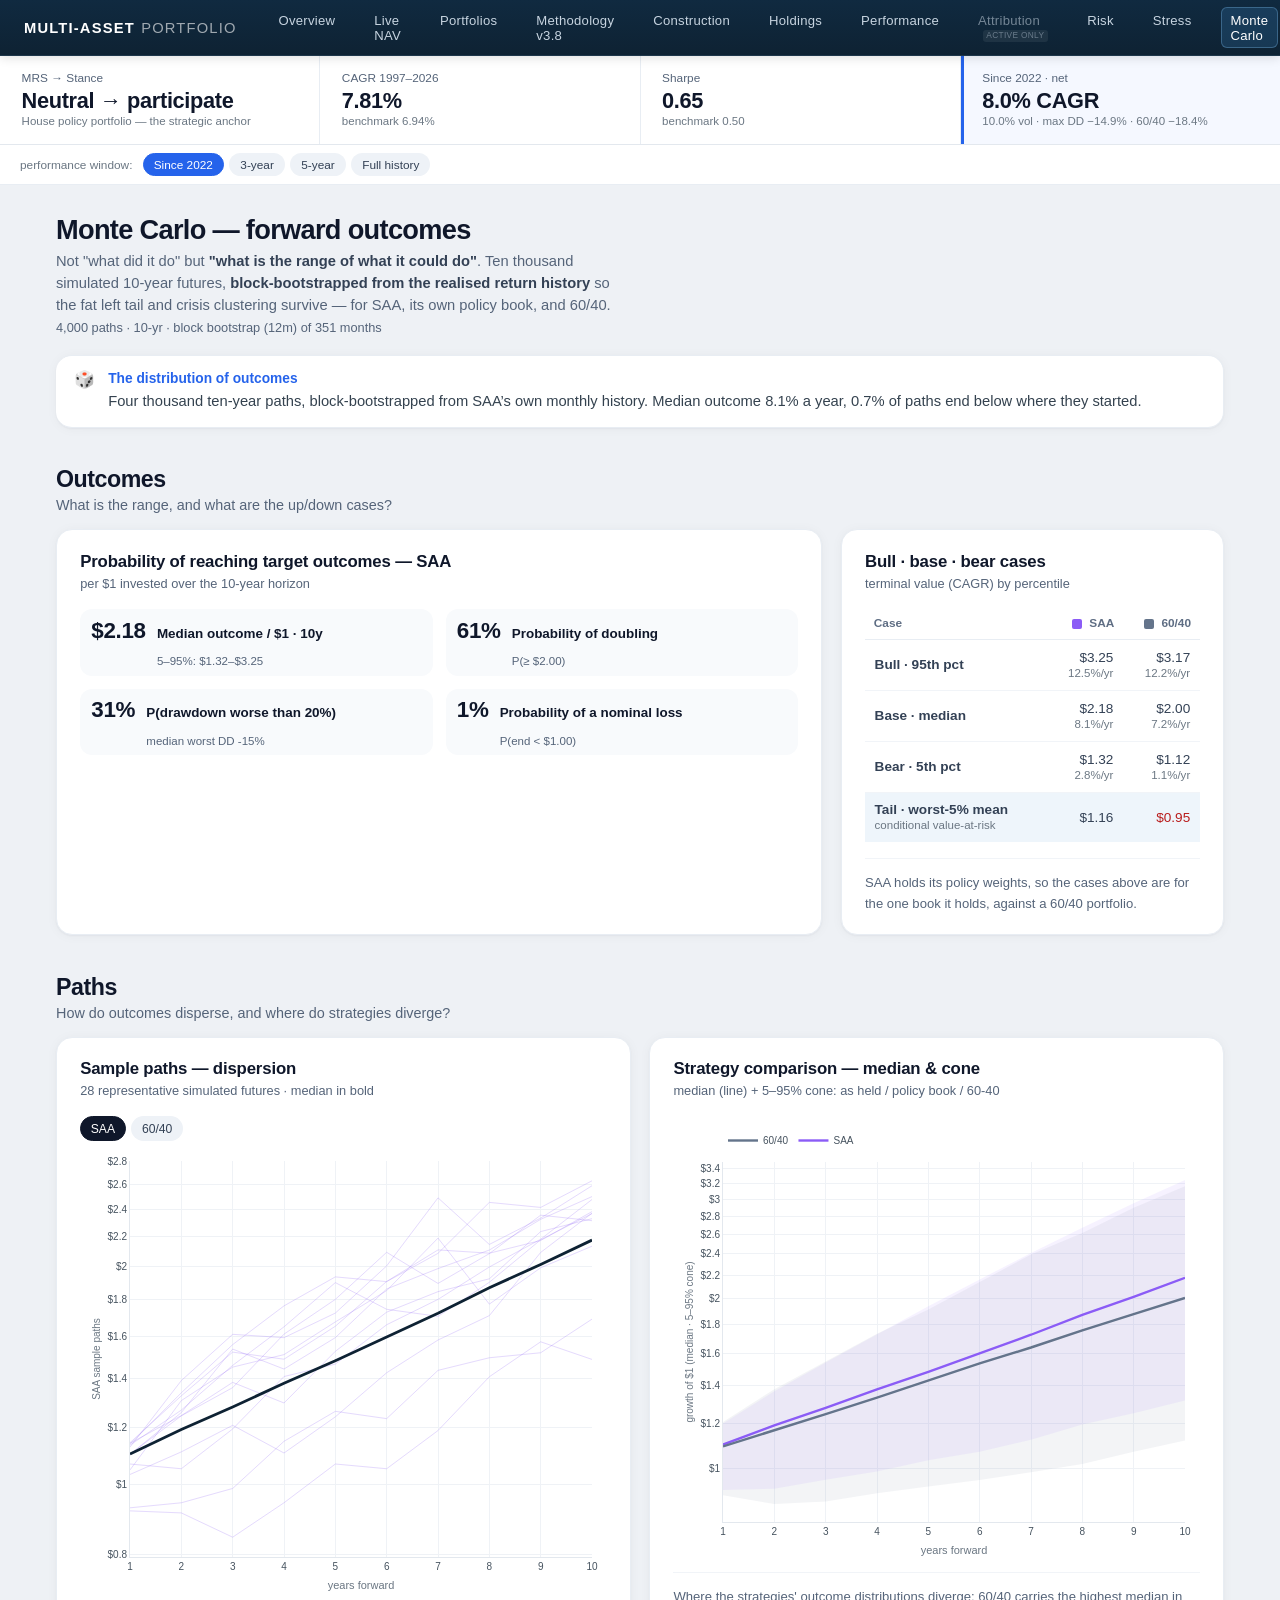
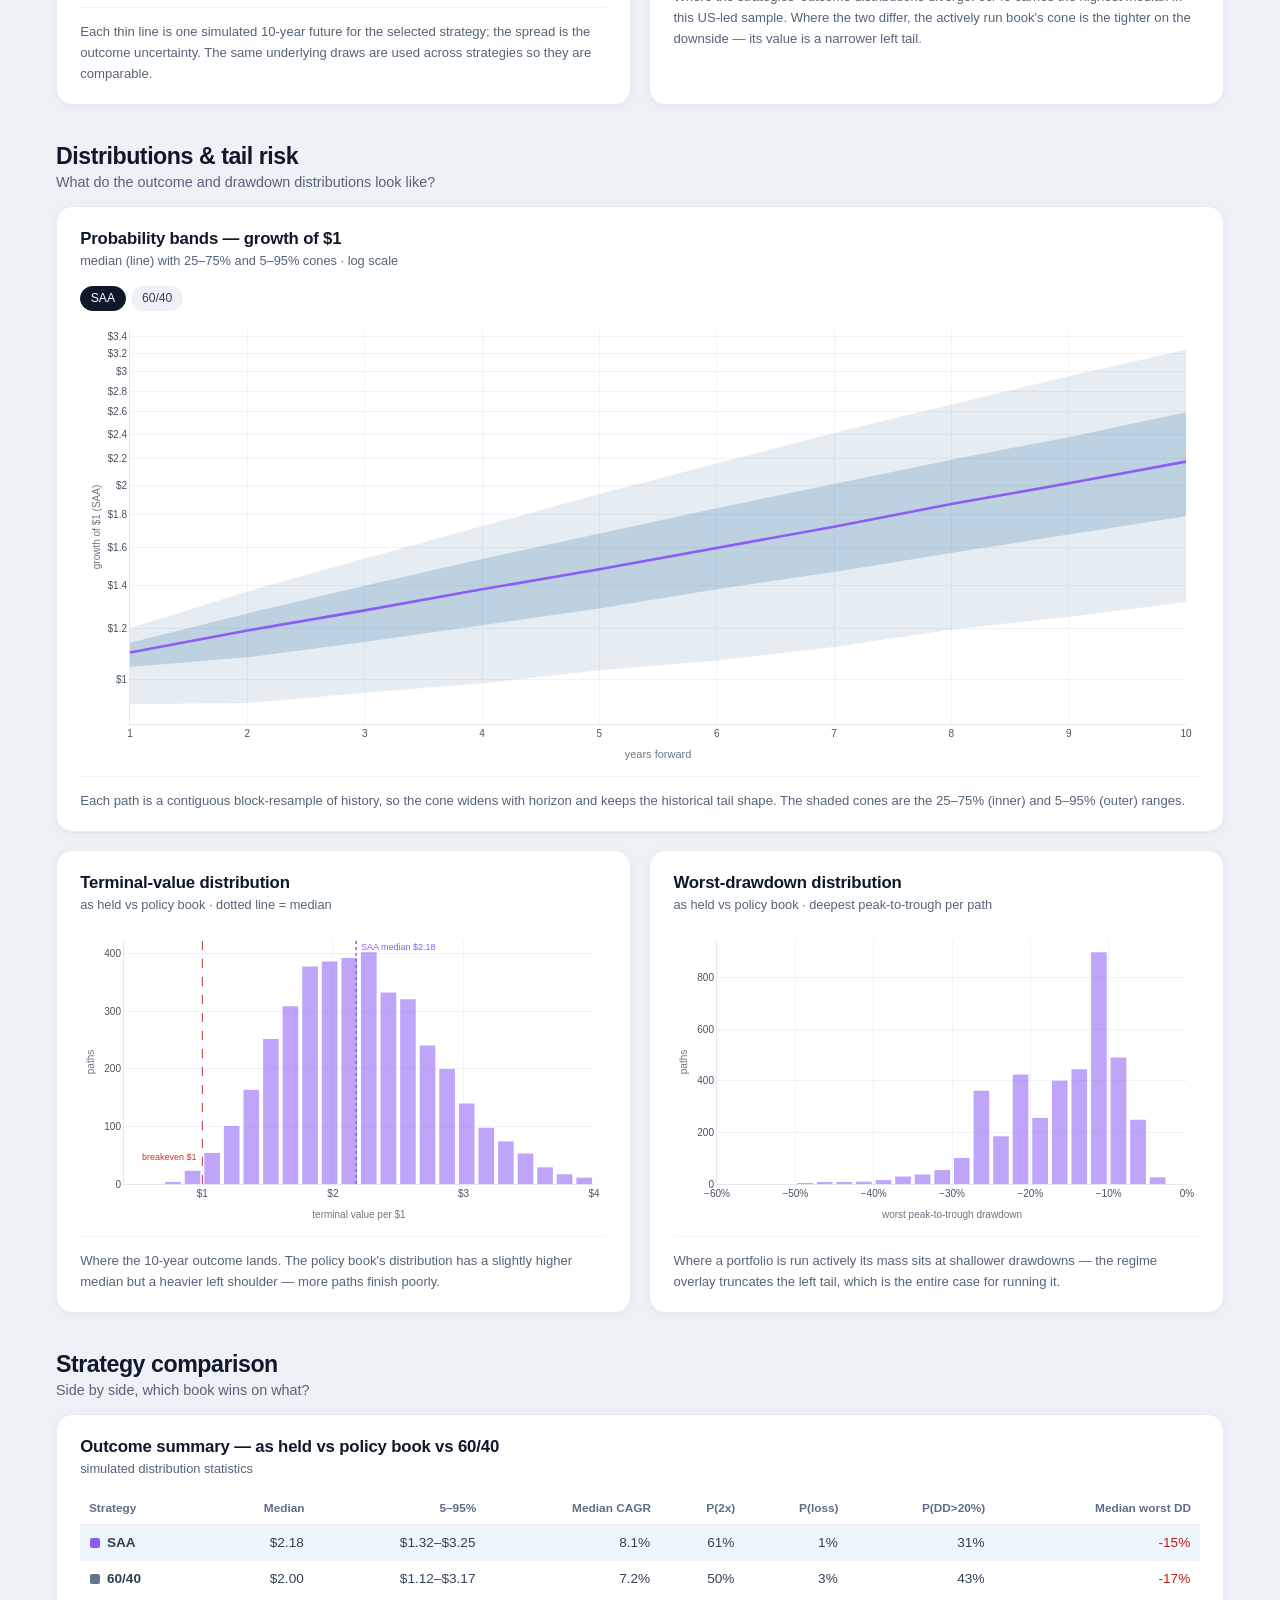
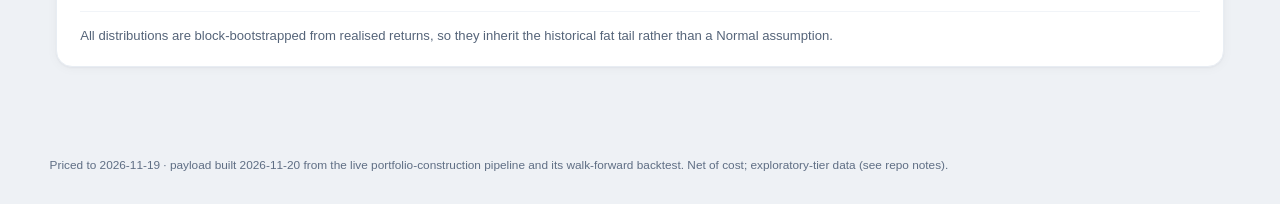
<file: montecarlo.html>
<!DOCTYPE html>
<html lang="en">
<head>
<meta charset="UTF-8" />
<meta name="viewport" content="width=device-width, initial-scale=1" />
<title>Monte Carlo — Multi-Asset Portfolio</title>
<link rel="stylesheet" href="assets/css/style.css" />
<script src="assets/vendor/plotly.min.js"></script>
</head>
<body class="app ui-modern">

<header class="appbar">
  <div class="brand">MULTI&#8209;ASSET<span>PORTFOLIO</span></div>
  <button class="navtoggle" aria-label="Toggle navigation"><span class="bars"><span></span></span>Menu</button>
  <nav class="appnav">
    <a href="index.html">Overview</a>
    <a href="live.html">Live NAV</a>
    <a href="portfolios.html">Portfolios</a>
    <a href="methodology.html">Methodology v3.8</a>
    <a href="construction.html">Construction</a>
    <a href="holdings.html">Holdings</a>
    <a href="performance.html">Performance</a>
    <a href="attribution.html">Attribution</a>
    <a href="risk.html">Risk</a>
    <a href="stress.html">Stress</a>
    <a href="montecarlo.html" class="active">Monte Carlo</a>
  </nav>
  <div class="appbar-status" id="appbar-status">Loading…</div>
</header>

<div class="kpi-ribbon" id="kpi-ribbon"></div>

<main class="db">

  <div class="page-intro">
    <h1>Monte Carlo — forward outcomes</h1>
    <p>Not "what did it do" but <strong>"what is the range of what it could do"</strong>. Ten thousand
      simulated 10-year futures, <strong>block-bootstrapped from the realised return history</strong> so the
      fat left tail and crisis clustering survive — for <span class="pf-name">this portfolio</span>, its own policy book, and
      60/40. <span class="tile-sub" id="mc-window"></span></p>
  </div>

  <div class="insight">
    <div class="ic">🎲</div>
    <div>
      <h3>The distribution of outcomes</h3>
      <p id="mc-narrative">Running the simulation…</p>
    </div>
  </div>

  <div class="section-head"><span class="section-num">01</span>
    <span class="section-title">Outcomes</span>
    <span class="section-q">What is the range, and what are the up/down cases?</span></div>

  <!-- Headline target probabilities (DAA) + scenario cases -->
  <section class="grid grid-2-1">
    <article class="tile tile-feature">
      <div class="tile-head"><h2>Probability of reaching target outcomes — <span class="pf-name">this portfolio</span></h2>
        <span class="tile-sub">per $1 invested over the 10-year horizon</span></div>
      <div class="statrow" id="mc-stats" style="grid-template-columns:repeat(2,1fr)"></div>
    </article>
    <article class="tile">
      <div class="tile-head"><h2>Bull · base · bear cases</h2>
        <span class="tile-sub">terminal value (CAGR) by percentile</span></div>
      <div id="mc-scenarios"></div>
      <p class="read" id="mc-scenarios-read"></p>
    </article>
  </section>

  <div class="section-head"><span class="section-num">02</span>
    <span class="section-title">Paths</span>
    <span class="section-q">How do outcomes disperse, and where do strategies diverge?</span></div>

  <section class="grid grid-2">
    <article class="tile">
      <div class="tile-head"><h2>Sample paths — dispersion</h2>
        <span class="tile-sub">28 representative simulated futures · median in bold</span></div>
      <div class="thesis-pick" id="mc-paths-pick" style="margin:0 0 .6rem"></div>
      <div id="mc-paths" class="chart chart-tall"></div>
      <p class="read">Each thin line is one simulated 10-year future for the selected strategy; the spread is the
        outcome uncertainty. The same underlying draws are used across strategies so they are comparable.</p>
    </article>
    <article class="tile">
      <div class="tile-head"><h2>Strategy comparison — median &amp; cone</h2>
        <span class="tile-sub">median (line) + 5–95% cone: as held / policy book / 60-40</span></div>
      <div id="mc-compare" class="chart chart-tall"></div>
      <p class="read">Where the strategies' outcome distributions diverge: 60/40 carries the highest median in
        this US-led sample. Where the two differ, the actively run book's cone is the tighter on the downside — its value is a narrower left tail.</p>
    </article>
  </section>

  <div class="section-head"><span class="section-num">03</span>
    <span class="section-title">Distributions &amp; tail risk</span>
    <span class="section-q">What do the outcome and drawdown distributions look like?</span></div>

  <!-- Fan chart -->
  <section class="grid grid-1">
    <article class="tile">
      <div class="tile-head"><h2>Probability bands — growth of $1</h2>
        <span class="tile-sub">median (line) with 25–75% and 5–95% cones · log scale</span></div>
      <div class="thesis-pick" id="mc-fan-pick" style="margin:0 0 .6rem"></div>
      <div id="mc-fan" class="chart chart-tall"></div>
      <p class="read">Each path is a contiguous block-resample of history, so the cone widens with horizon and
        keeps the historical tail shape. The shaded cones are the 25–75% (inner) and 5–95% (outer) ranges.</p>
    </article>
  </section>

  <!-- Outcome distributions -->
  <section class="grid grid-2">
    <article class="tile">
      <div class="tile-head"><h2>Terminal-value distribution</h2>
        <span class="tile-sub">as held vs policy book · dotted line = median</span></div>
      <div id="mc-terminal" class="chart chart-md"></div>
      <p class="read">Where the 10-year outcome lands. The policy book's distribution has a slightly higher median but a
        heavier left shoulder — more paths finish poorly.</p>
    </article>
    <article class="tile">
      <div class="tile-head"><h2>Worst-drawdown distribution</h2>
        <span class="tile-sub">as held vs policy book · deepest peak-to-trough per path</span></div>
      <div id="mc-drawdown" class="chart chart-md"></div>
      <p class="read">Where a portfolio is run actively its mass sits at shallower drawdowns — the regime overlay truncates the
        left tail, which is the entire case for running it.</p>
    </article>
  </section>

  <div class="section-head"><span class="section-num">04</span>
    <span class="section-title">Strategy comparison</span>
    <span class="section-q">Side by side, which book wins on what?</span></div>

  <!-- Comparison table -->
  <section class="grid grid-1">
    <article class="tile tile-feature">
      <div class="tile-head"><h2>Outcome summary — as held vs policy book vs 60/40</h2>
        <span class="tile-sub">simulated distribution statistics</span></div>
      <div id="mc-table"></div>
      <p class="read" id="mc-table-read"></p>
    </article>
  </section>

</main>

<footer class="status" id="status-footer">Loading…</footer>
<script src="data/portfolio_books.js"></script>
<script src="assets/js/portfolio-select.js"></script>
<script src="assets/js/app.js"></script>
</body>
</html>
</file>
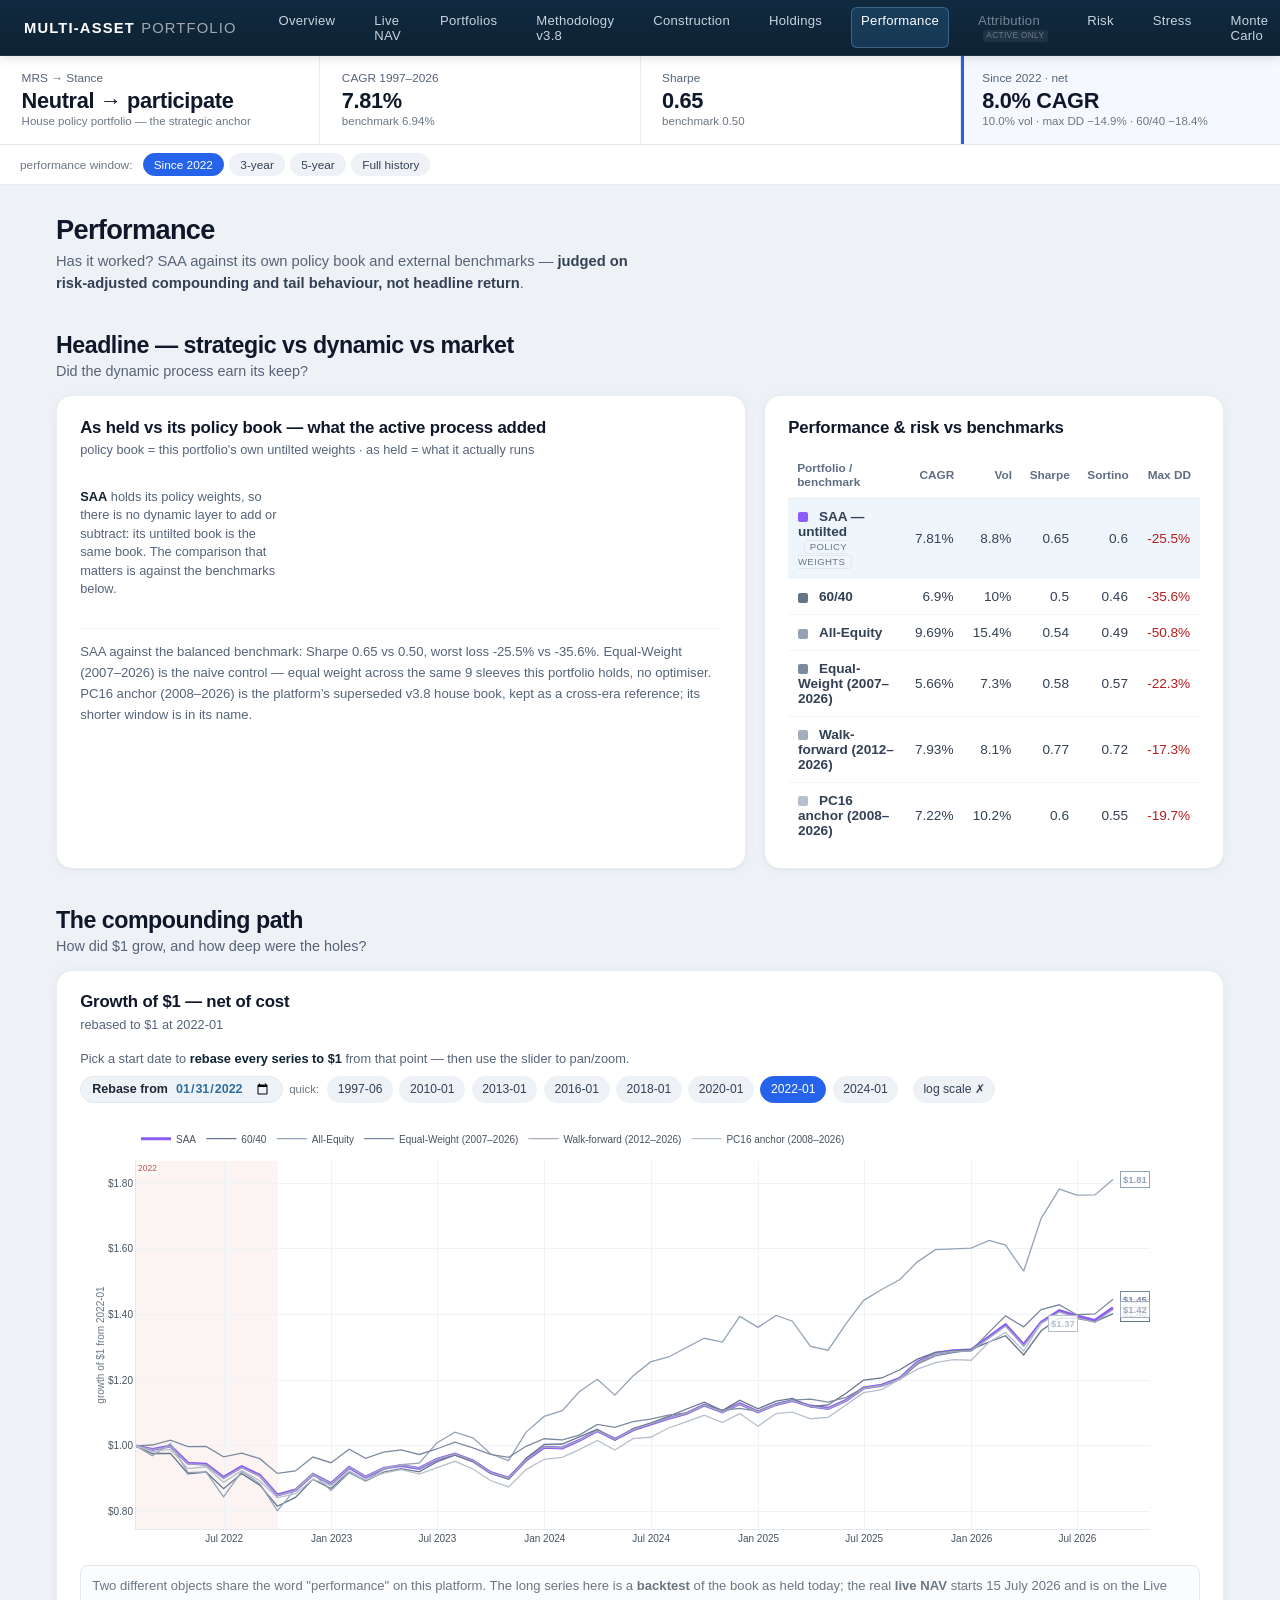
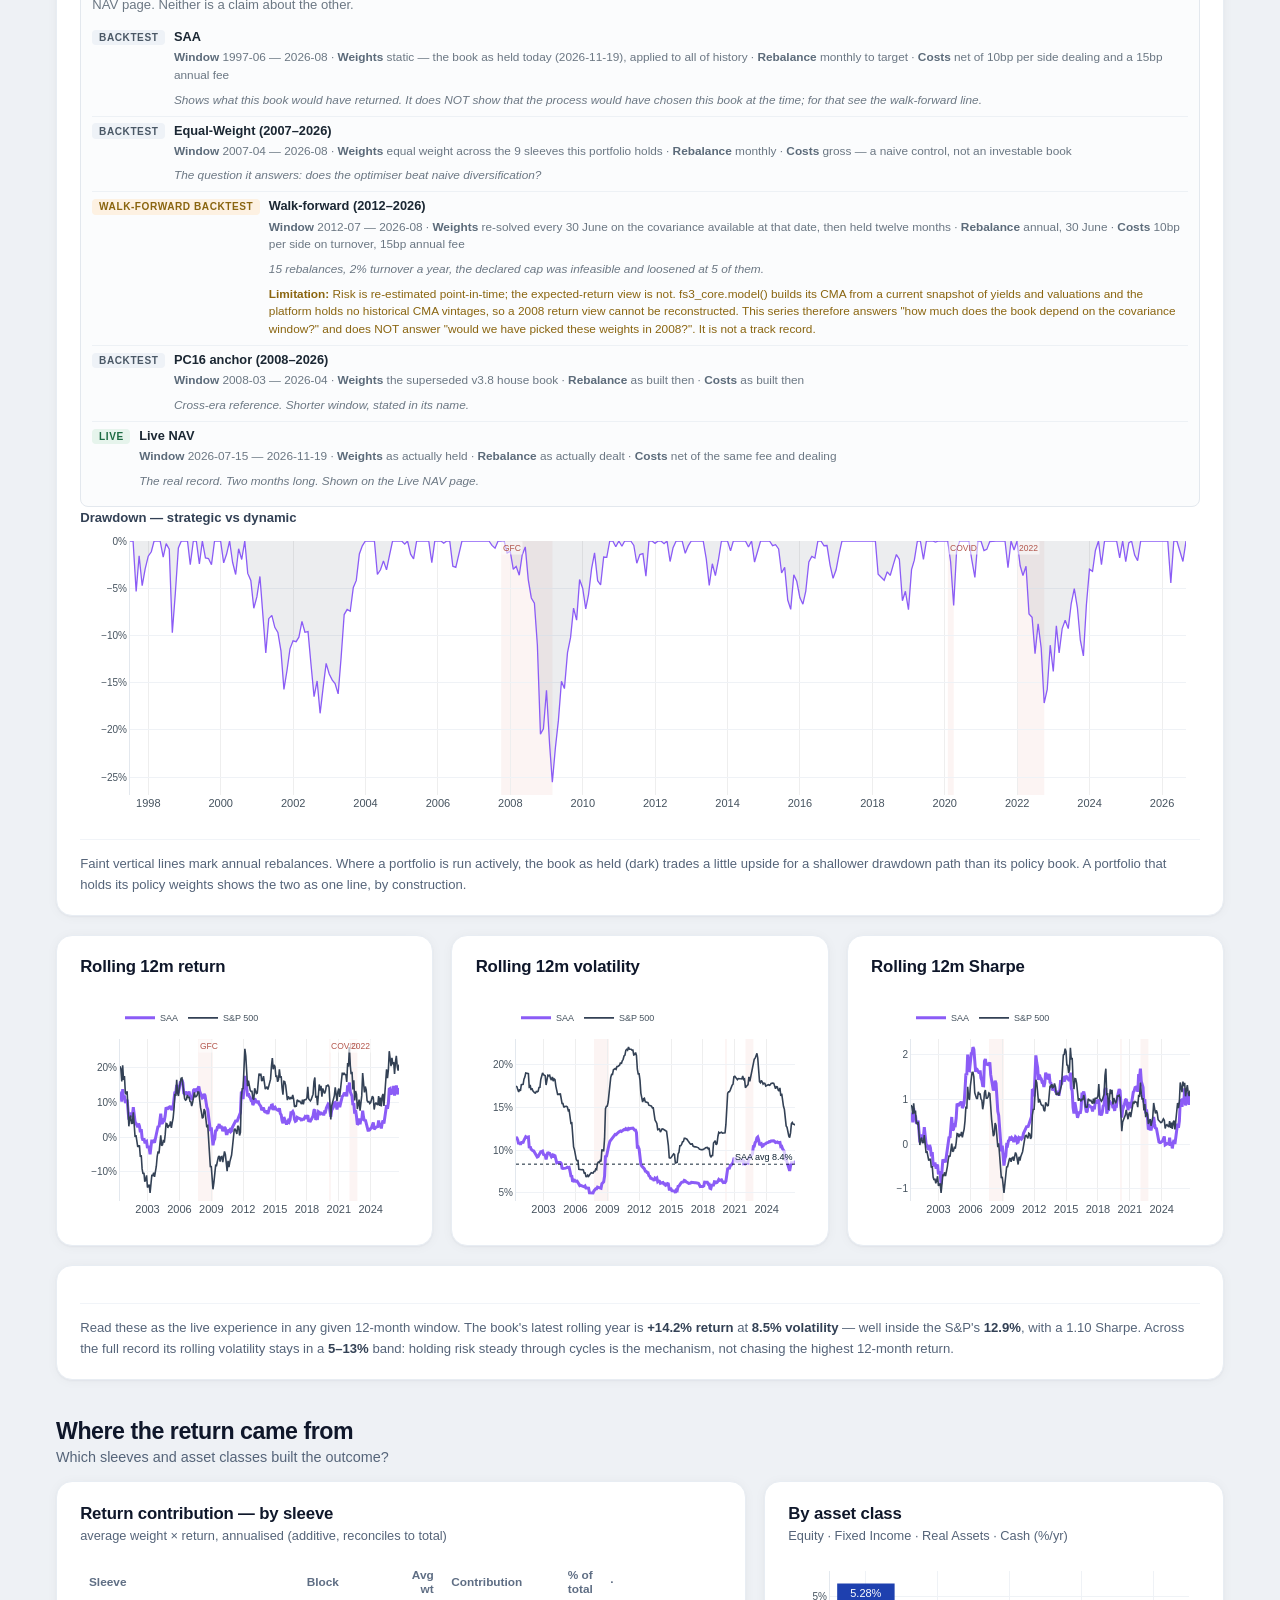
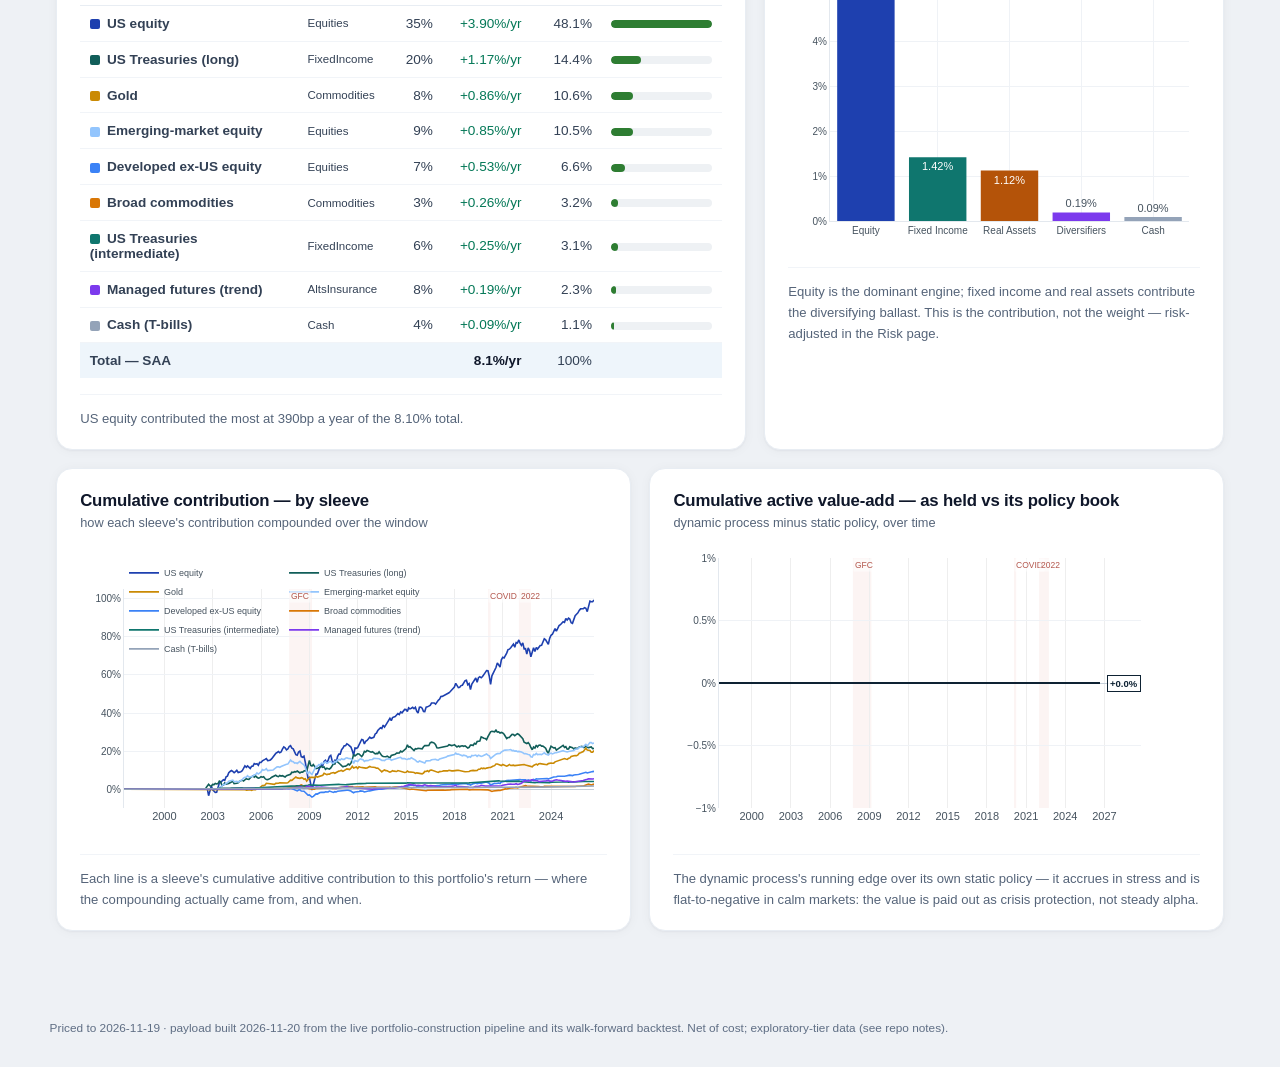
<file: performance.html>
<!DOCTYPE html>
<html lang="en">
<head>
<meta charset="UTF-8" />
<meta name="viewport" content="width=device-width, initial-scale=1" />
<title>Performance — Multi-Asset Portfolio</title>
<link rel="stylesheet" href="assets/css/style.css" />
<script src="assets/vendor/plotly.min.js"></script>
</head>
<body class="app ui-modern">

<header class="appbar">
  <div class="brand">MULTI&#8209;ASSET<span>PORTFOLIO</span></div>
  <button class="navtoggle" aria-label="Toggle navigation"><span class="bars"><span></span></span>Menu</button>
  <nav class="appnav">
    <a href="index.html">Overview</a>
    <a href="live.html">Live NAV</a>
    <a href="portfolios.html">Portfolios</a>
    <a href="methodology.html">Methodology v3.8</a>
    <a href="construction.html">Construction</a>
    <a href="holdings.html">Holdings</a>
    <a href="performance.html" class="active">Performance</a>
    <a href="attribution.html">Attribution</a>
    <a href="risk.html">Risk</a>
    <a href="stress.html">Stress</a>
    <a href="montecarlo.html">Monte Carlo</a>
  </nav>
  <div class="appbar-status" id="appbar-status">Loading…</div>
</header>

<div class="kpi-ribbon" id="kpi-ribbon"></div>

<main class="db">

  <div class="page-intro">
    <h1>Performance</h1>
    <p>Has it worked? <span class="pf-name">This portfolio</span> against its own policy book and external benchmarks —
      <strong>judged on risk-adjusted compounding and tail behaviour, not headline return</strong>.</p>
  </div>

  <div class="section-head"><span class="section-num">01</span>
    <span class="section-title">Headline — strategic vs dynamic vs market</span>
    <span class="section-q">Did the dynamic process earn its keep?</span></div>

  <!-- SAA vs DAA -->
  <section class="grid grid-3-2">
    <article class="tile">
      <div class="tile-head"><h2>As held vs its policy book — what the active process added</h2>
        <span class="tile-sub">policy book = this portfolio's own untilted weights · as held = what it actually runs</span></div>
      <div class="statrow" id="value-add"></div>
      <p class="read" id="cmp-narrative"></p>
    </article>
    <article class="tile">
      <div class="tile-head"><h2>Performance &amp; risk vs benchmarks</h2></div>
      <div id="cmp-metrics"></div>
    </article>
  </section>

  <div class="section-head"><span class="section-num">02</span>
    <span class="section-title">The compounding path</span>
    <span class="section-q">How did $1 grow, and how deep were the holes?</span></div>

  <!-- Growth of $1 -->
  <section class="grid grid-1">
    <article class="tile tile-feature">
      <div class="tile-head"><h2>Growth of $1 — net of cost</h2>
        <span class="tile-sub" id="growth-rebase-label">rebased to $1 at inception</span></div>
      <div class="muted-note">Pick a start date to <strong>rebase every series to $1</strong> from that
        point — then use the slider to pan/zoom. <span class="tile-sub" id="perf-window"></span></div>
      <div class="chips growth-controls" id="growth-controls" style="margin:.5rem 0 .7rem"></div>
      <div id="growth-chart" class="chart chart-xl"></div>
      <h3 class="mini-head">Drawdown — strategic vs dynamic</h3>
      <div id="growth-dd" class="chart chart-md"></div>
      <p class="read">Faint vertical lines mark annual rebalances. Where a portfolio is run actively, the book as held (dark) trades a little upside for a shallower drawdown path than its policy book. A portfolio that holds its policy weights shows the two as one line, by construction.</p>
    </article>
  </section>

  <!-- Rolling metrics -->
  <section class="grid grid-3">
    <article class="tile">
      <div class="tile-head"><h2>Rolling 12m return</h2></div>
      <div id="rolling-ret" class="chart chart-sm"></div>
    </article>
    <article class="tile">
      <div class="tile-head"><h2>Rolling 12m volatility</h2></div>
      <div id="rolling-vol" class="chart chart-sm"></div>
    </article>
    <article class="tile">
      <div class="tile-head"><h2>Rolling 12m Sharpe</h2></div>
      <div id="rolling-sharpe" class="chart chart-sm"></div>
    </article>
  </section>
  <section class="grid grid-1">
    <article class="tile tile-read"><p class="read" id="rolling-read"></p></article>
  </section>

  <div class="section-head"><span class="section-num">03</span>
    <span class="section-title">Where the return came from</span>
    <span class="section-q">Which sleeves and asset classes built the outcome?</span></div>

  <!-- Contribution: sleeve table + asset-class -->
  <section class="grid grid-3-2">
    <article class="tile tile-feature">
      <div class="tile-head"><h2>Return contribution — by sleeve</h2>
        <span class="tile-sub">average weight × return, annualised (additive, reconciles to total)</span></div>
      <div id="perf-attr-sleeve-table"></div>
      <p class="read" id="perf-attr-read"></p>
    </article>
    <article class="tile">
      <div class="tile-head"><h2>By asset class</h2>
        <span class="tile-sub">Equity · Fixed Income · Real Assets · Cash (%/yr)</span></div>
      <div id="perf-attr-class-chart" class="chart chart-md"></div>
      <p class="read">Equity is the dominant engine; fixed income and real assets contribute the
        diversifying ballast. This is the contribution, not the weight — risk-adjusted in the Risk page.</p>
    </article>
  </section>

  <!-- Contribution over time -->
  <section class="grid grid-2">
    <article class="tile">
      <div class="tile-head"><h2>Cumulative contribution — by sleeve</h2>
        <span class="tile-sub">how each sleeve's contribution compounded over the window</span></div>
      <div id="perf-attr-cum-chart" class="chart chart-md"></div>
      <p class="read">Each line is a sleeve's cumulative additive contribution to this portfolio's return —
        where the compounding actually came from, and when.</p>
    </article>
    <article class="tile">
      <div class="tile-head"><h2>Cumulative active value-add — as held vs its policy book</h2>
        <span class="tile-sub">dynamic process minus static policy, over time</span></div>
      <div id="perf-attr-active-chart" class="chart chart-md"></div>
      <p class="read">The dynamic process's running edge over its own static policy — it accrues in stress and
        is flat-to-negative in calm markets: the value is paid out as crisis protection, not steady alpha.</p>
    </article>
  </section>

</main>

<footer class="status" id="status-footer">Loading…</footer>
<script src="data/portfolio_books.js"></script>
<script src="assets/js/portfolio-select.js"></script>
<script src="assets/js/app.js"></script>
</body>
</html>
</file>
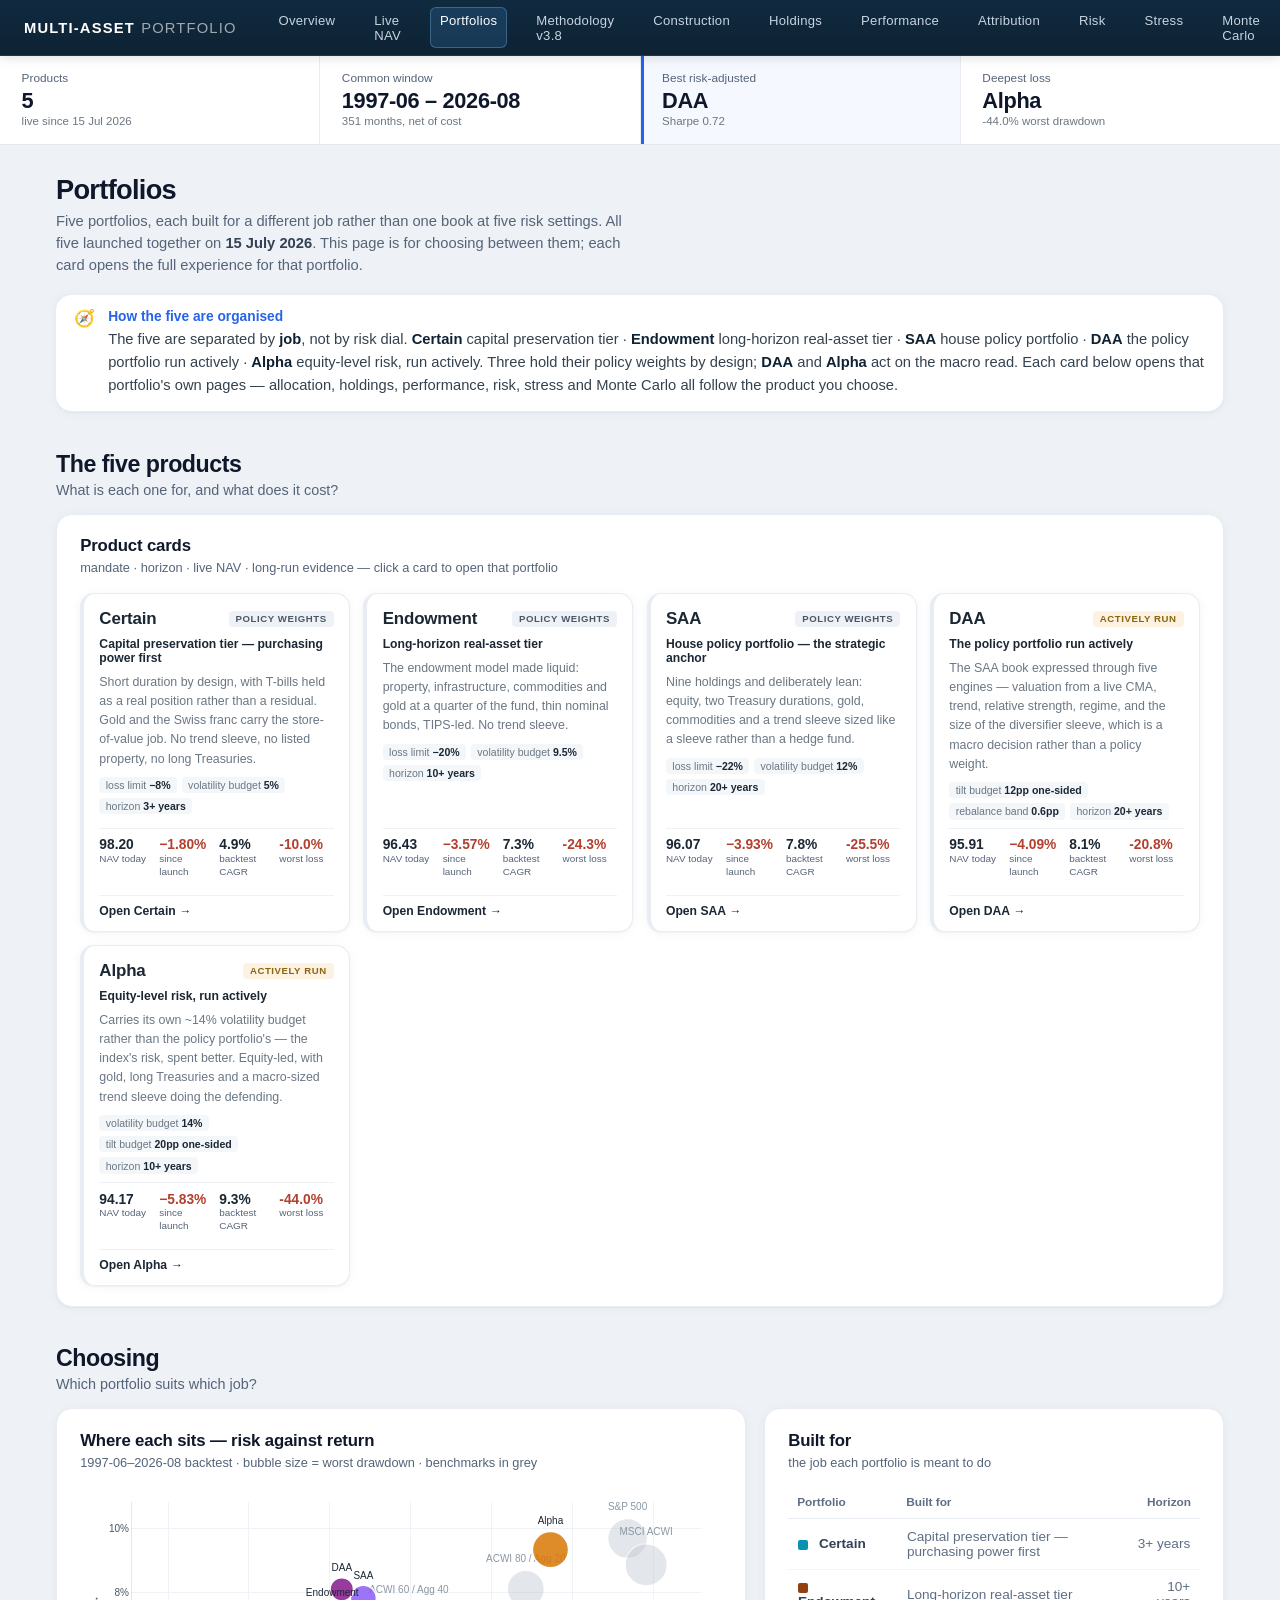
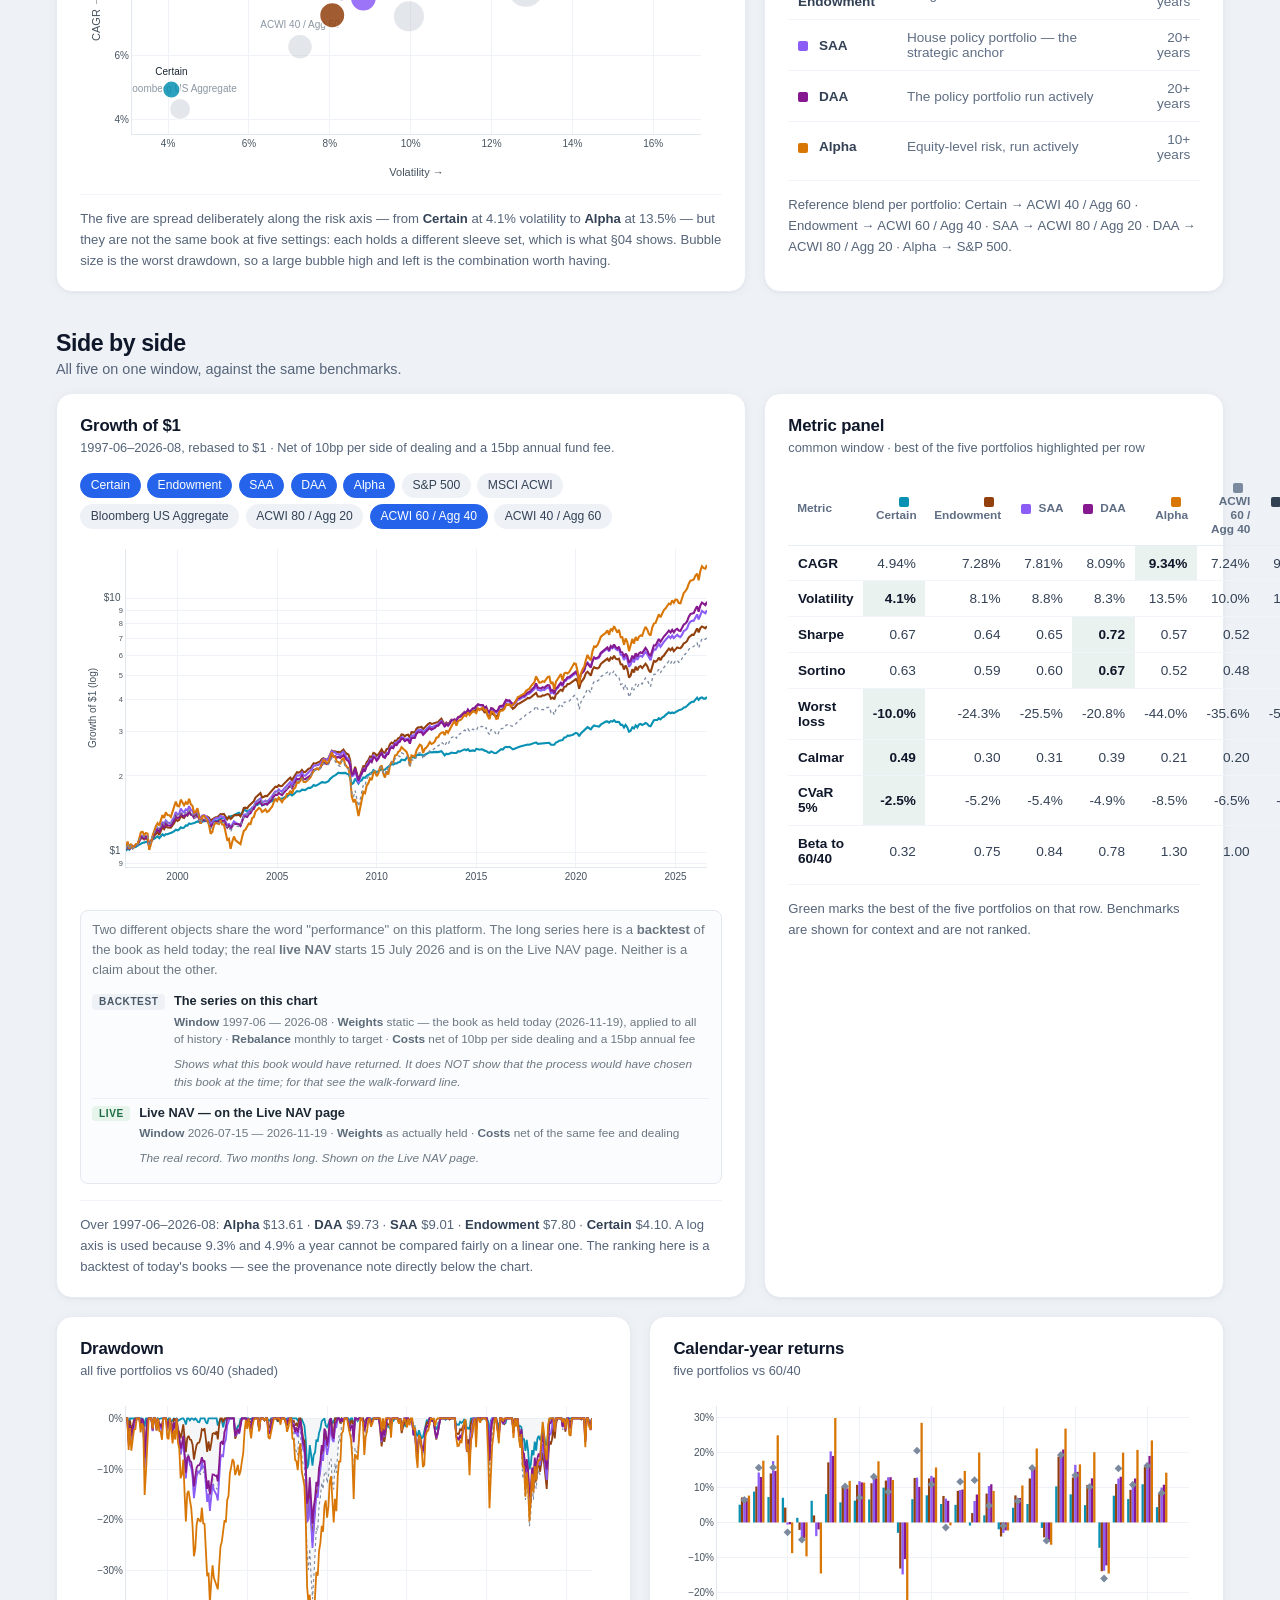
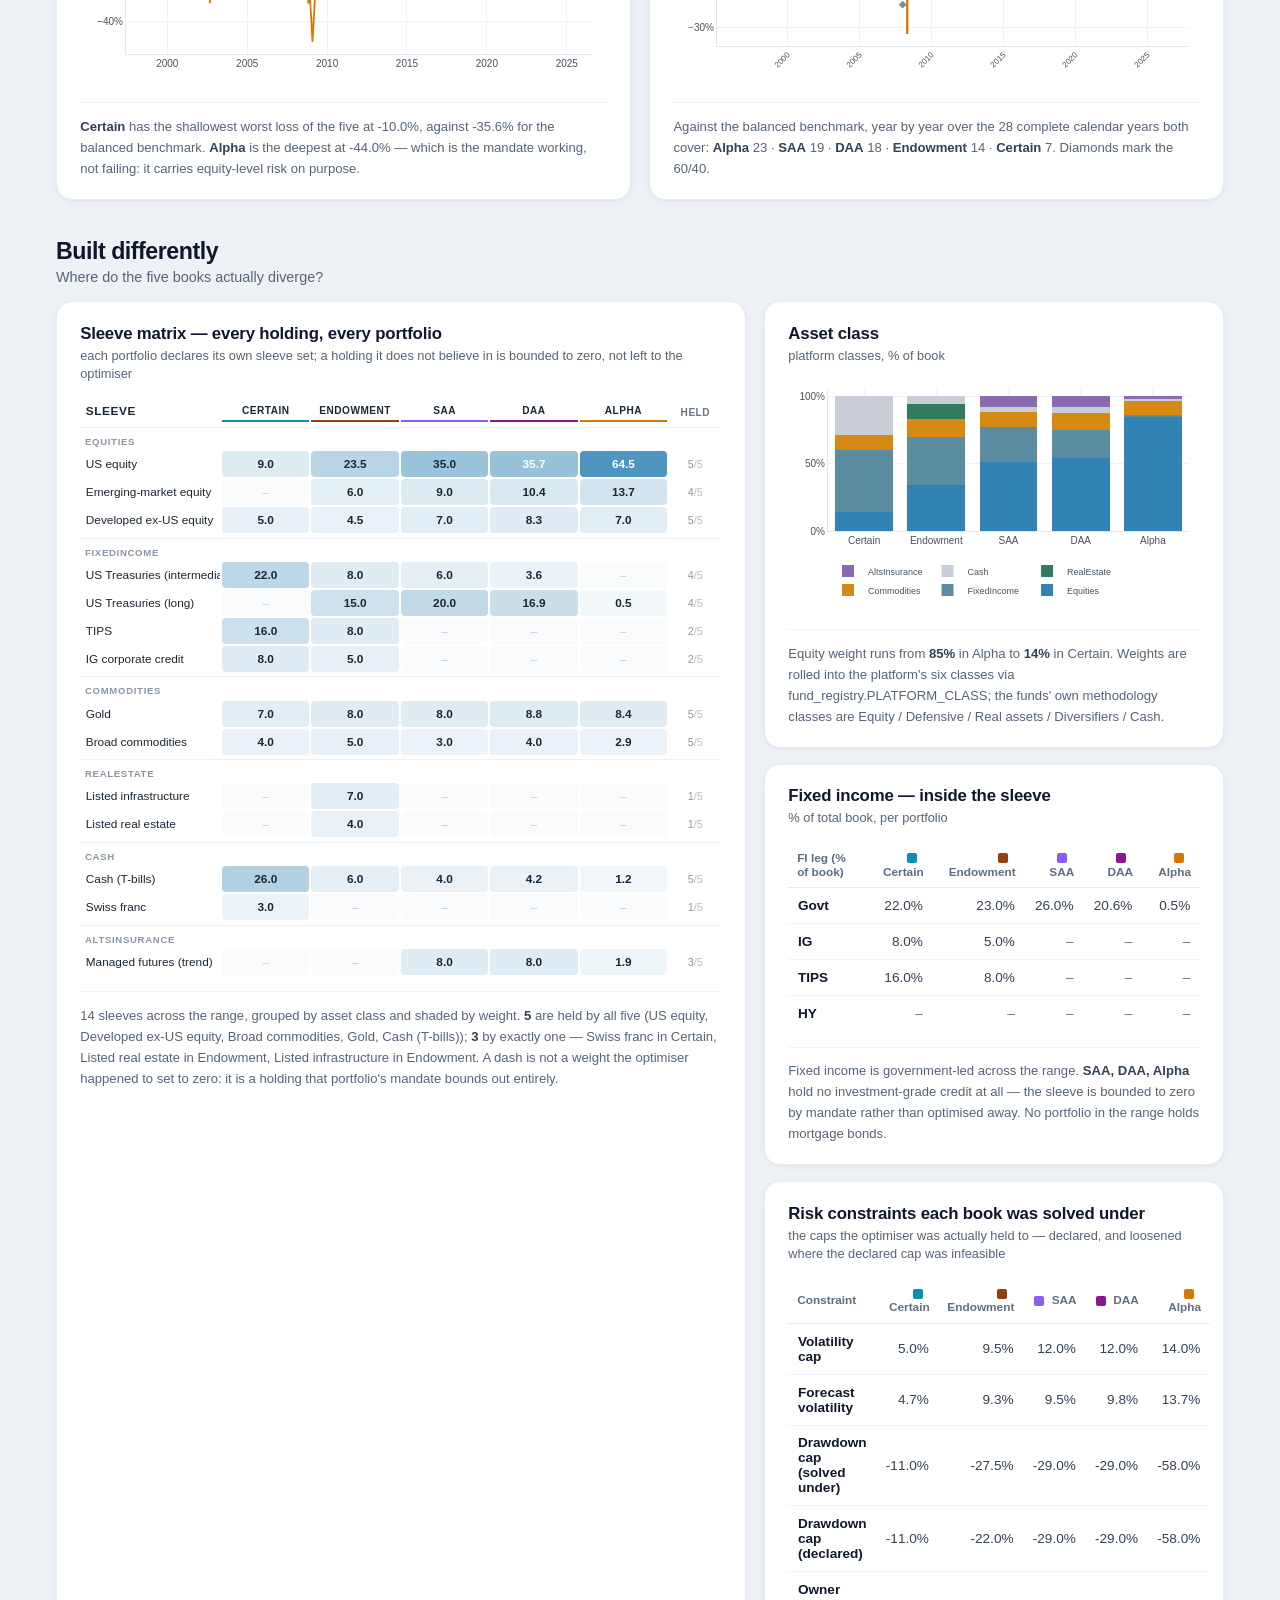
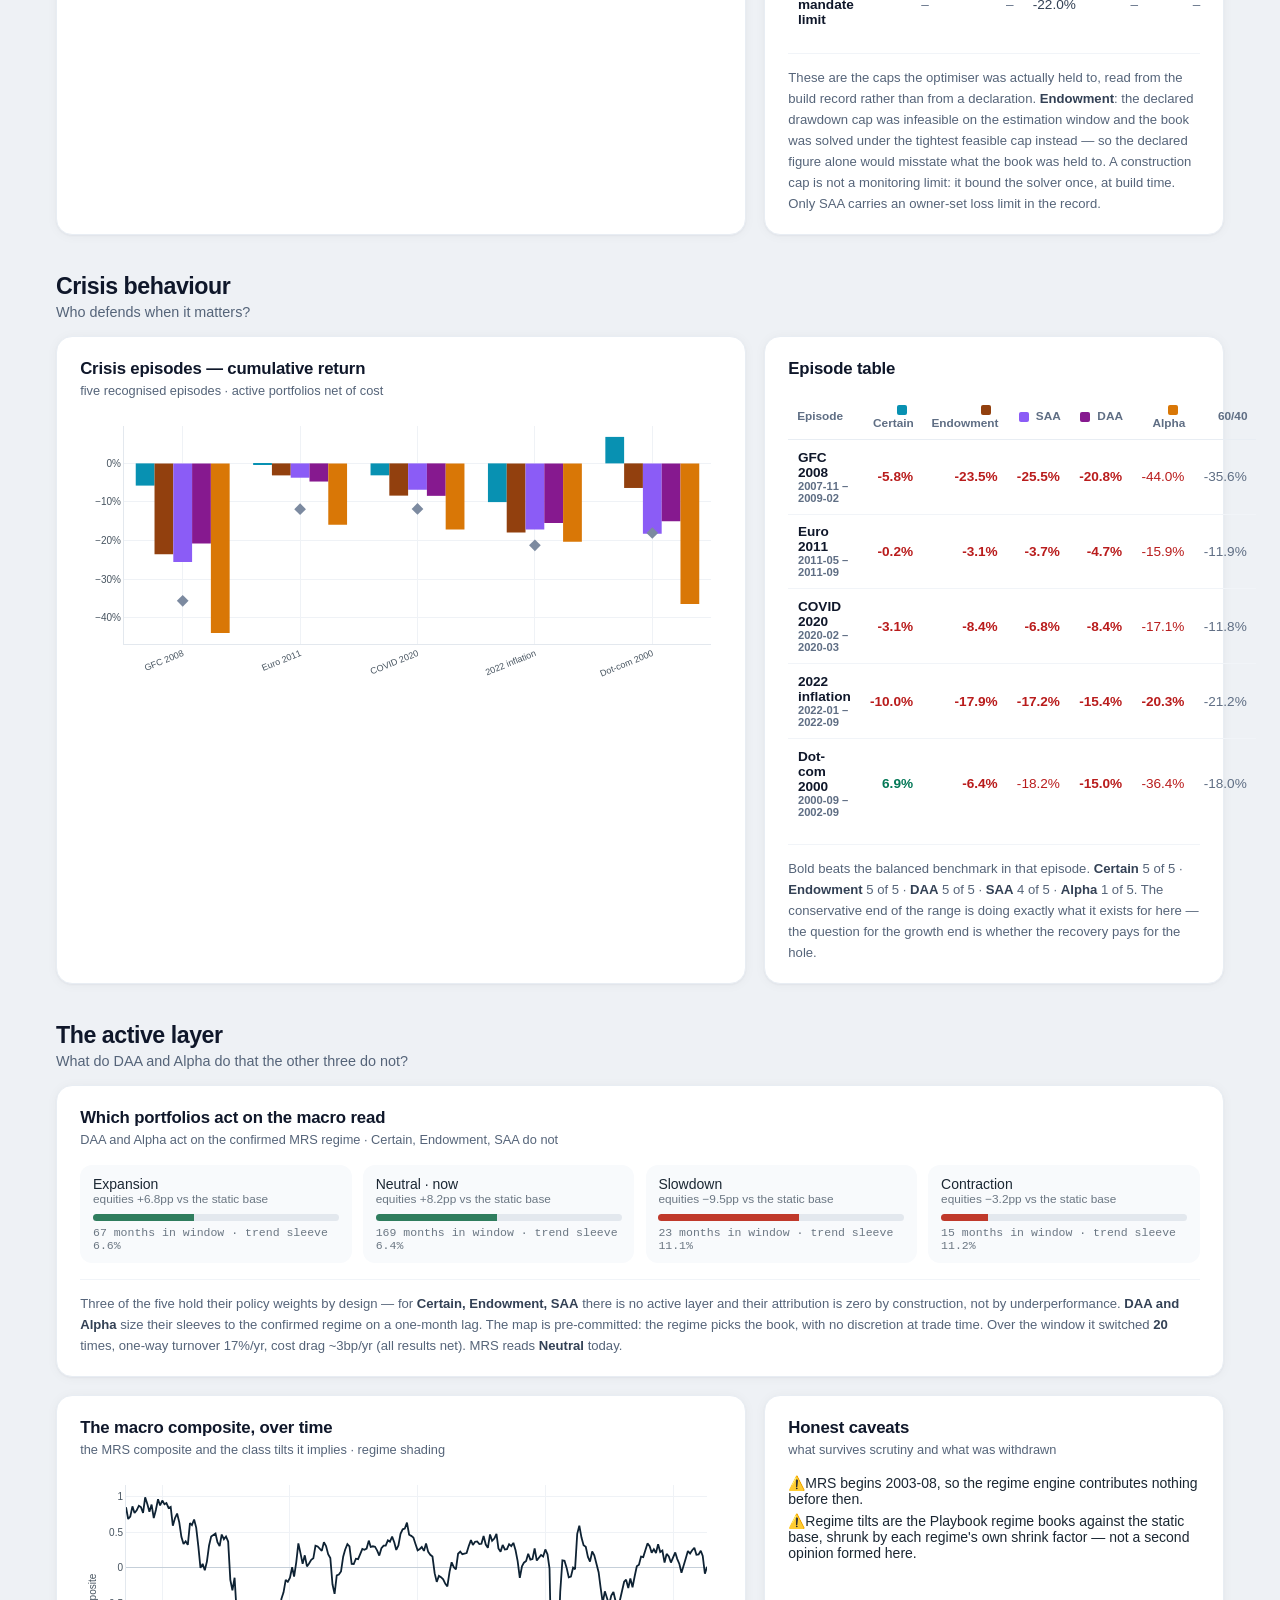
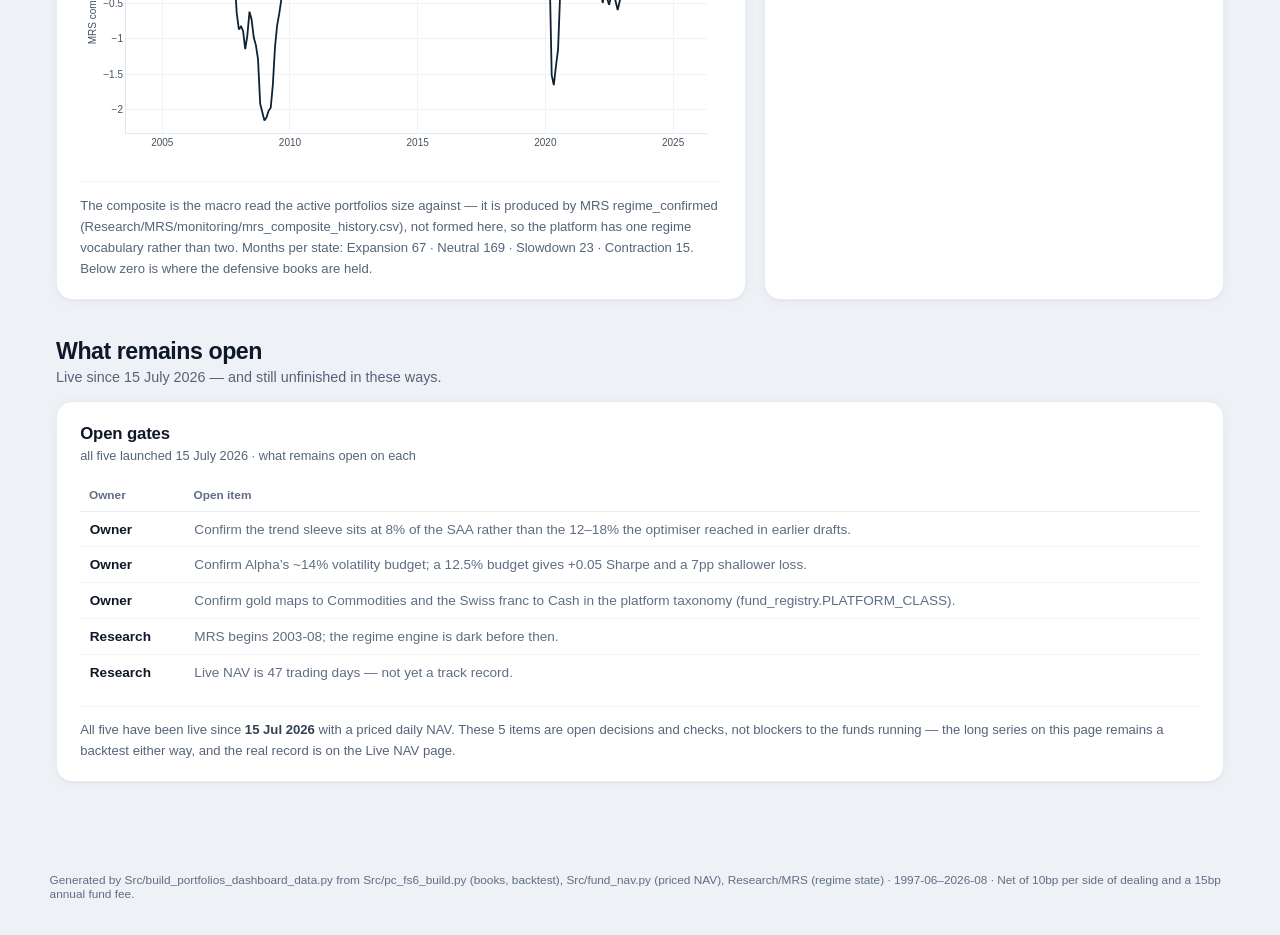
<file: portfolios.html>
<!DOCTYPE html>
<html lang="en">
<head>
<meta charset="UTF-8" />
<meta name="viewport" content="width=device-width, initial-scale=1" />
<title>Portfolios — Certain · Endowment · SAA · DAA · Alpha</title>
<link rel="stylesheet" href="assets/css/style.css" />
<script src="assets/vendor/plotly.min.js"></script>
</head>
<body class="app ui-modern">

<header class="appbar">
  <div class="brand">MULTI&#8209;ASSET<span>PORTFOLIO</span></div>
  <button class="navtoggle" aria-label="Toggle navigation"><span class="bars"><span></span></span>Menu</button>
  <nav class="appnav">
    <a href="index.html">Overview</a>
    <a href="live.html">Live NAV</a>
    <a href="portfolios.html" class="active">Portfolios</a>
    <a href="methodology.html">Methodology v3.8</a>
    <a href="construction.html">Construction</a>
    <a href="holdings.html">Holdings</a>
    <a href="performance.html">Performance</a>
    <a href="attribution.html">Attribution</a>
    <a href="risk.html">Risk</a>
    <a href="stress.html">Stress</a>
    <a href="montecarlo.html">Monte Carlo</a>
  </nav>
  <div class="appbar-status" id="appbar-status">Loading…</div>
</header>

<div class="kpi-ribbon" id="kpi-ribbon"></div>

<main class="db">

  <div class="page-intro">
    <h1>Portfolios</h1>
    <p>Five portfolios, each built for a different job rather than one book at five risk settings.
      All five launched together on <strong>15 July 2026</strong>. This page is for choosing between
      them; each card opens the full experience for that portfolio.</p>
  </div>

  <div class="insight">
    <div class="ic">🧭</div>
    <div><h3>How the five are organised</h3>
      <p id="range-insight">Loading…</p></div>
  </div>

  <div class="section-head"><span class="section-num">01</span>
    <span class="section-title">The five products</span>
    <span class="section-q">What is each one for, and what does it cost?</span></div>

  <section class="grid grid-1">
    <article class="tile">
      <div class="tile-head"><h2>Product cards</h2>
        <span class="tile-sub">mandate · horizon · live NAV · long-run evidence — click a card to open that portfolio</span></div>
      <div class="prod-grid" id="product-cards"></div>
    </article>
  </section>

  <div class="section-head"><span class="section-num">02</span>
    <span class="section-title">Choosing</span>
    <span class="section-q">Which portfolio suits which job?</span></div>

  <section class="grid grid-3-2">
    <article class="tile tile-feature">
      <div class="tile-head"><h2>Where each sits — risk against return</h2>
        <span class="tile-sub" id="posn-sub"></span></div>
      <div id="posn-chart" class="chart chart-md"></div>
      <p class="read" id="posn-read"></p>
    </article>
    <article class="tile">
      <div class="tile-head"><h2>Built for</h2>
        <span class="tile-sub">the job each portfolio is meant to do</span></div>
      <div id="choose-table"></div>
    </article>
  </section>

  <div class="section-head"><span class="section-num">03</span>
    <span class="section-title">Side by side</span>
    <span class="section-q">All five on one window, against the same benchmarks.</span></div>

  <section class="grid grid-3-2">
    <article class="tile tile-feature">
      <div class="tile-head"><h2>Growth of $1</h2>
        <span class="tile-sub" id="growth-sub"></span></div>
      <div class="chips growth-controls" id="growth-controls" style="margin:.2rem 0 .6rem"></div>
      <div id="growth-chart" class="chart chart-lg"></div>
      <div id="growth-prov"></div>
      <p class="read" id="growth-read"></p>
    </article>
    <article class="tile">
      <div class="tile-head"><h2>Metric panel</h2>
        <span class="tile-sub">common window · best of the five portfolios highlighted per row</span></div>
      <div id="metric-table"></div>
    </article>
  </section>

  <section class="grid grid-2">
    <article class="tile">
      <div class="tile-head"><h2>Drawdown</h2>
        <span class="tile-sub">all five portfolios vs 60/40 (shaded)</span></div>
      <div id="dd-chart" class="chart chart-md"></div>
      <p class="read" id="dd-read"></p>
    </article>
    <article class="tile">
      <div class="tile-head"><h2>Calendar-year returns</h2>
        <span class="tile-sub">five portfolios vs 60/40</span></div>
      <div id="annual-chart" class="chart chart-md"></div>
      <p class="read" id="annual-read"></p>
    </article>
  </section>

  <div class="section-head"><span class="section-num">04</span>
    <span class="section-title">Built differently</span>
    <span class="section-q">Where do the five books actually diverge?</span></div>

  <section class="grid grid-3-2">
    <article class="tile tile-feature">
      <div class="tile-head"><h2>Sleeve matrix — every holding, every portfolio</h2>
        <span class="tile-sub">each portfolio declares its own sleeve set; a holding it does not believe in is bounded to zero, not left to the optimiser</span></div>
      <div id="sleeve-matrix"></div>
      <p class="read" id="matrix-read"></p>
    </article>
    <div class="stack">
      <article class="tile">
        <div class="tile-head"><h2>Asset class</h2>
          <span class="tile-sub">platform classes, % of book</span></div>
        <div id="alloc-chart" class="chart chart-sm"></div>
        <p class="read" id="alloc-read"></p>
      </article>
      <article class="tile">
        <div class="tile-head"><h2>Fixed income — inside the sleeve</h2>
          <span class="tile-sub">% of total book, per portfolio</span></div>
        <div id="fi-table"></div>
        <p class="read" id="fi-read"></p>
      </article>
      <article class="tile">
        <div class="tile-head"><h2>Risk constraints each book was solved under</h2>
          <span class="tile-sub">the caps the optimiser was actually held to — declared, and loosened where the declared cap was infeasible</span></div>
        <div id="constraint-table"></div>
        <p class="read" id="constraint-read"></p>
      </article>
    </div>
  </section>

  <div class="section-head"><span class="section-num">05</span>
    <span class="section-title">Crisis behaviour</span>
    <span class="section-q">Who defends when it matters?</span></div>

  <section class="grid grid-3-2">
    <article class="tile tile-feature">
      <div class="tile-head"><h2>Crisis episodes — cumulative return</h2>
        <span class="tile-sub">five recognised episodes · active portfolios net of cost</span></div>
      <div id="crisis-chart" class="chart chart-md"></div>
    </article>
    <article class="tile">
      <div class="tile-head"><h2>Episode table</h2></div>
      <div id="crisis-table"></div>
      <p class="read" id="crisis-read"></p>
    </article>
  </section>

  <div class="section-head"><span class="section-num">06</span>
    <span class="section-title">The active layer</span>
    <span class="section-q">What do DAA and Alpha do that the other three do not?</span></div>

  <section class="grid grid-1">
    <article class="tile">
      <div class="tile-head"><h2>Which portfolios act on the macro read</h2>
        <span class="tile-sub" id="active-sub"></span></div>
      <div class="scenario-strip" id="da-map"></div>
      <p class="read" id="da-map-read"></p>
    </article>
  </section>

  <section class="grid grid-3-2">
    <article class="tile tile-feature">
      <div class="tile-head"><h2>The macro composite, over time</h2>
        <span class="tile-sub" id="rot-sub">the MRS composite and the class tilts it implies · regime shading</span></div>
      <div id="regime-chart" class="chart chart-md"></div>
      <p class="read" id="regime-read"></p>
    </article>
    <article class="tile">
      <div class="tile-head"><h2>Honest caveats</h2>
        <span class="tile-sub">what survives scrutiny and what was withdrawn</span></div>
      <div class="flags-compact" id="da-caveats"></div>
    </article>
  </section>

  <div class="section-head"><span class="section-num">07</span>
    <span class="section-title">What remains open</span>
    <span class="section-q">Live since 15 July 2026 — and still unfinished in these ways.</span></div>

  <section class="grid grid-1">
    <article class="tile">
      <div class="tile-head"><h2>Open gates</h2>
        <span class="tile-sub">all five launched 15 July 2026 · what remains open on each</span></div>
      <div id="gates-table"></div>
      <p class="read" id="gates-read"></p>
    </article>
  </section>

</main>

<footer class="status" id="status-footer">Loading…</footer>
<script src="data/portfolios.js"></script>
<script src="data/live_nav.js"></script>
<script src="data/portfolio_books.js"></script>
<script src="assets/js/portfolios.js"></script>
</body>
</html>
</file>
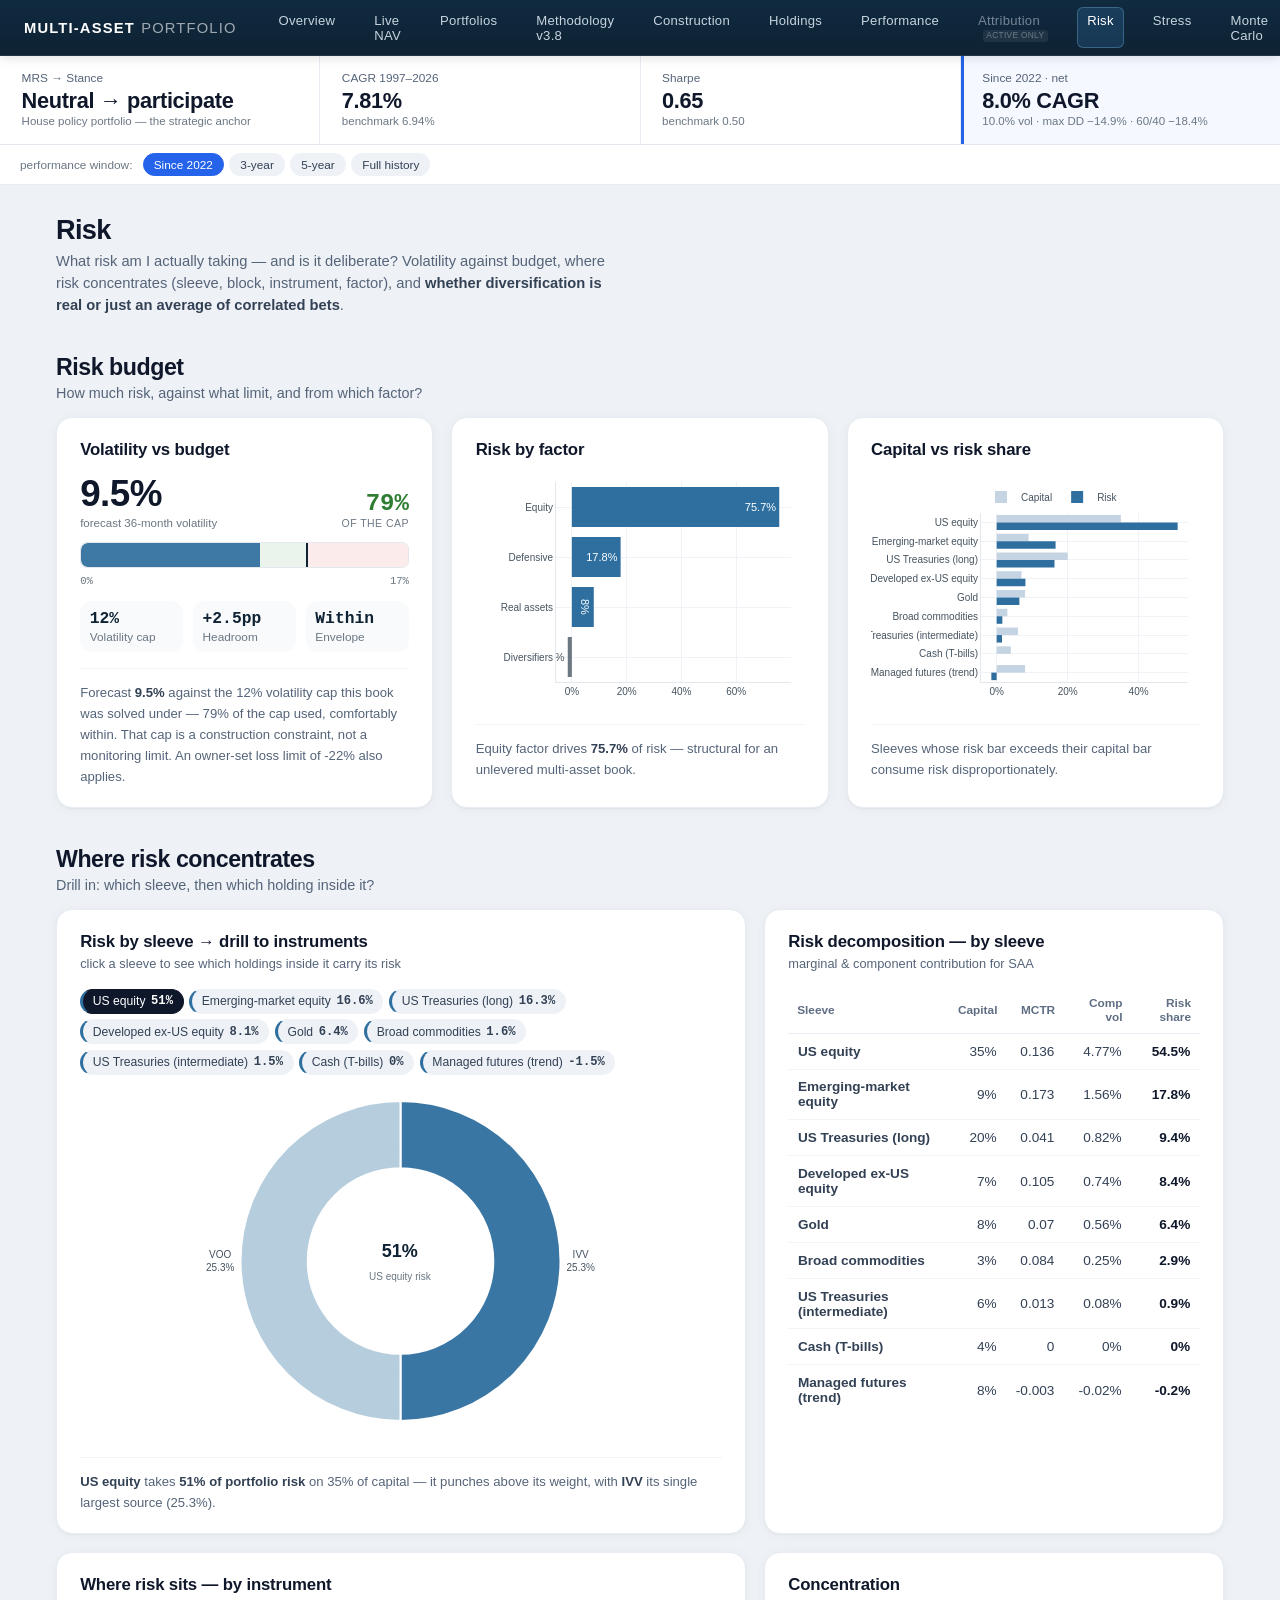
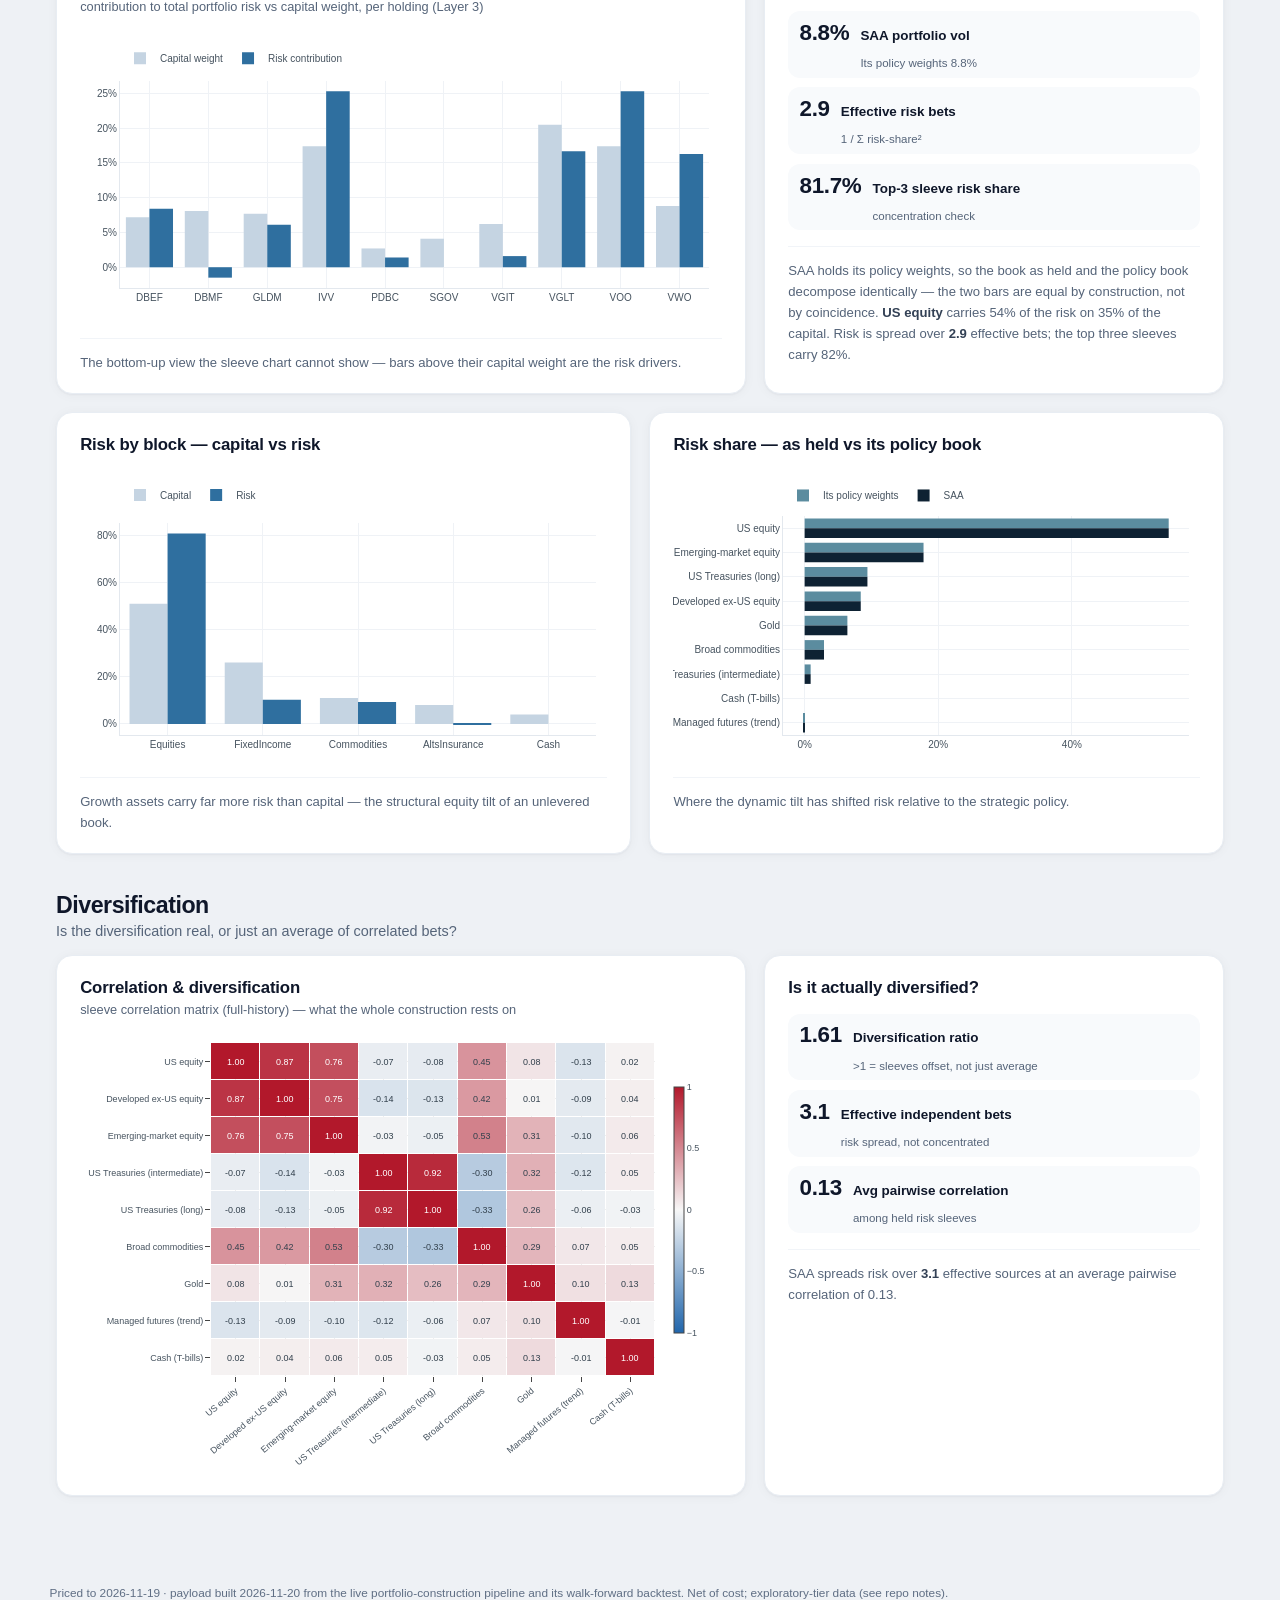
<file: risk.html>
<!DOCTYPE html>
<html lang="en">
<head>
<meta charset="UTF-8" />
<meta name="viewport" content="width=device-width, initial-scale=1" />
<title>Risk — Multi-Asset Portfolio</title>
<link rel="stylesheet" href="assets/css/style.css" />
<script src="assets/vendor/plotly.min.js"></script>
</head>
<body class="app ui-modern">

<header class="appbar">
  <div class="brand">MULTI&#8209;ASSET<span>PORTFOLIO</span></div>
  <button class="navtoggle" aria-label="Toggle navigation"><span class="bars"><span></span></span>Menu</button>
  <nav class="appnav">
    <a href="index.html">Overview</a>
    <a href="live.html">Live NAV</a>
    <a href="portfolios.html">Portfolios</a>
    <a href="methodology.html">Methodology v3.8</a>
    <a href="construction.html">Construction</a>
    <a href="holdings.html">Holdings</a>
    <a href="performance.html">Performance</a>
    <a href="attribution.html">Attribution</a>
    <a href="risk.html" class="active">Risk</a>
    <a href="stress.html">Stress</a>
    <a href="montecarlo.html">Monte Carlo</a>
  </nav>
  <div class="appbar-status" id="appbar-status">Loading…</div>
</header>

<div class="kpi-ribbon" id="kpi-ribbon"></div>

<main class="db">

  <div class="page-intro">
    <h1>Risk</h1>
    <p>What risk am I actually taking — and is it deliberate? Volatility against budget, where risk
      concentrates (sleeve, block, instrument, factor), and <strong>whether diversification is real or
      just an average of correlated bets</strong>.</p>
  </div>

  <div class="section-head"><span class="section-num">01</span>
    <span class="section-title">Risk budget</span>
    <span class="section-q">How much risk, against what limit, and from which factor?</span></div>

  <section class="grid grid-3">
    <article class="tile"><div class="tile-head"><h2>Volatility vs budget</h2></div>
      <div id="vol-gauge" class="volbudget-host"></div><p class="read" id="vol-read"></p></article>
    <article class="tile"><div class="tile-head"><h2>Risk by factor</h2></div>
      <div id="factor-chart" class="chart chart-sm"></div><p class="read" id="factor-read"></p></article>
    <article class="tile"><div class="tile-head"><h2>Capital vs risk share</h2></div>
      <div id="riskcontrib-chart" class="chart chart-sm"></div>
      <p class="read">Sleeves whose risk bar exceeds their capital bar consume risk disproportionately.</p></article>
  </section>

  <div class="section-head"><span class="section-num">02</span>
    <span class="section-title">Where risk concentrates</span>
    <span class="section-q">Drill in: which sleeve, then which holding inside it?</span></div>

  <!-- Drill-down: click a sleeve -> its instrument-level risk donut -->
  <section class="grid grid-3-2">
    <article class="tile tile-feature">
      <div class="tile-head"><h2>Risk by sleeve → drill to instruments</h2>
        <span class="tile-sub">click a sleeve to see which holdings inside it carry its risk</span></div>
      <div class="thesis-pick" id="risk-drill-pick" style="margin:0 0 .4rem"></div>
      <div id="risk-drill-donut" class="chart chart-lg"></div>
      <p class="read" id="risk-drill-read"></p>
    </article>
    <article class="tile">
      <div class="tile-head"><h2>Risk decomposition — by sleeve</h2>
        <span class="tile-sub">marginal &amp; component contribution for <span class="pf-name">this portfolio</span></span></div>
      <div id="sleeve-risk-table"></div>
    </article>
  </section>

  <section class="grid grid-3-2">
    <article class="tile"><div class="tile-head"><h2>Where risk sits — by instrument</h2>
      <span class="tile-sub">contribution to total portfolio risk vs capital weight, per holding (Layer 3)</span></div>
      <div id="instrument-risk-chart" class="chart chart-md"></div>
      <p class="read">The bottom-up view the sleeve chart cannot show — bars above their capital weight are the risk drivers.</p></article>
    <article class="tile"><div class="tile-head"><h2>Concentration</h2></div>
      <div class="bigstats" id="risk-detail-stats"></div>
      <p class="read" id="risk-detail-narrative"></p></article>
  </section>

  <section class="grid grid-2">
    <article class="tile"><div class="tile-head"><h2>Risk by block — capital vs risk</h2></div>
      <div id="block-risk-chart" class="chart chart-md"></div>
      <p class="read">Growth assets carry far more risk than capital — the structural equity tilt of an unlevered book.</p></article>
    <article class="tile"><div class="tile-head"><h2>Risk share — as held vs its policy book</h2></div>
      <div id="saa-daa-risk-chart" class="chart chart-md"></div>
      <p class="read">Where the dynamic tilt has shifted risk relative to the strategic policy.</p></article>
  </section>

  <div class="section-head"><span class="section-num">03</span>
    <span class="section-title">Diversification</span>
    <span class="section-q">Is the diversification real, or just an average of correlated bets?</span></div>

  <!-- Correlation / diversification — a core construction concept, given full weight -->
  <section class="grid grid-3-2">
    <article class="tile tile-feature"><div class="tile-head"><h2>Correlation &amp; diversification</h2>
      <span class="tile-sub">sleeve correlation matrix (full-history) — what the whole construction rests on</span></div>
      <div id="corr-heatmap" class="chart chart-tall"></div></article>
    <article class="tile"><div class="tile-head"><h2>Is it actually diversified?</h2></div>
      <div class="bigstats" id="div-stats"></div><p class="read" id="div-read"></p></article>
  </section>

</main>

<footer class="status" id="status-footer">Loading…</footer>
<script src="data/portfolio_books.js"></script>
<script src="assets/js/portfolio-select.js"></script>
<script src="assets/js/app.js"></script>
</body>
</html>
</file>
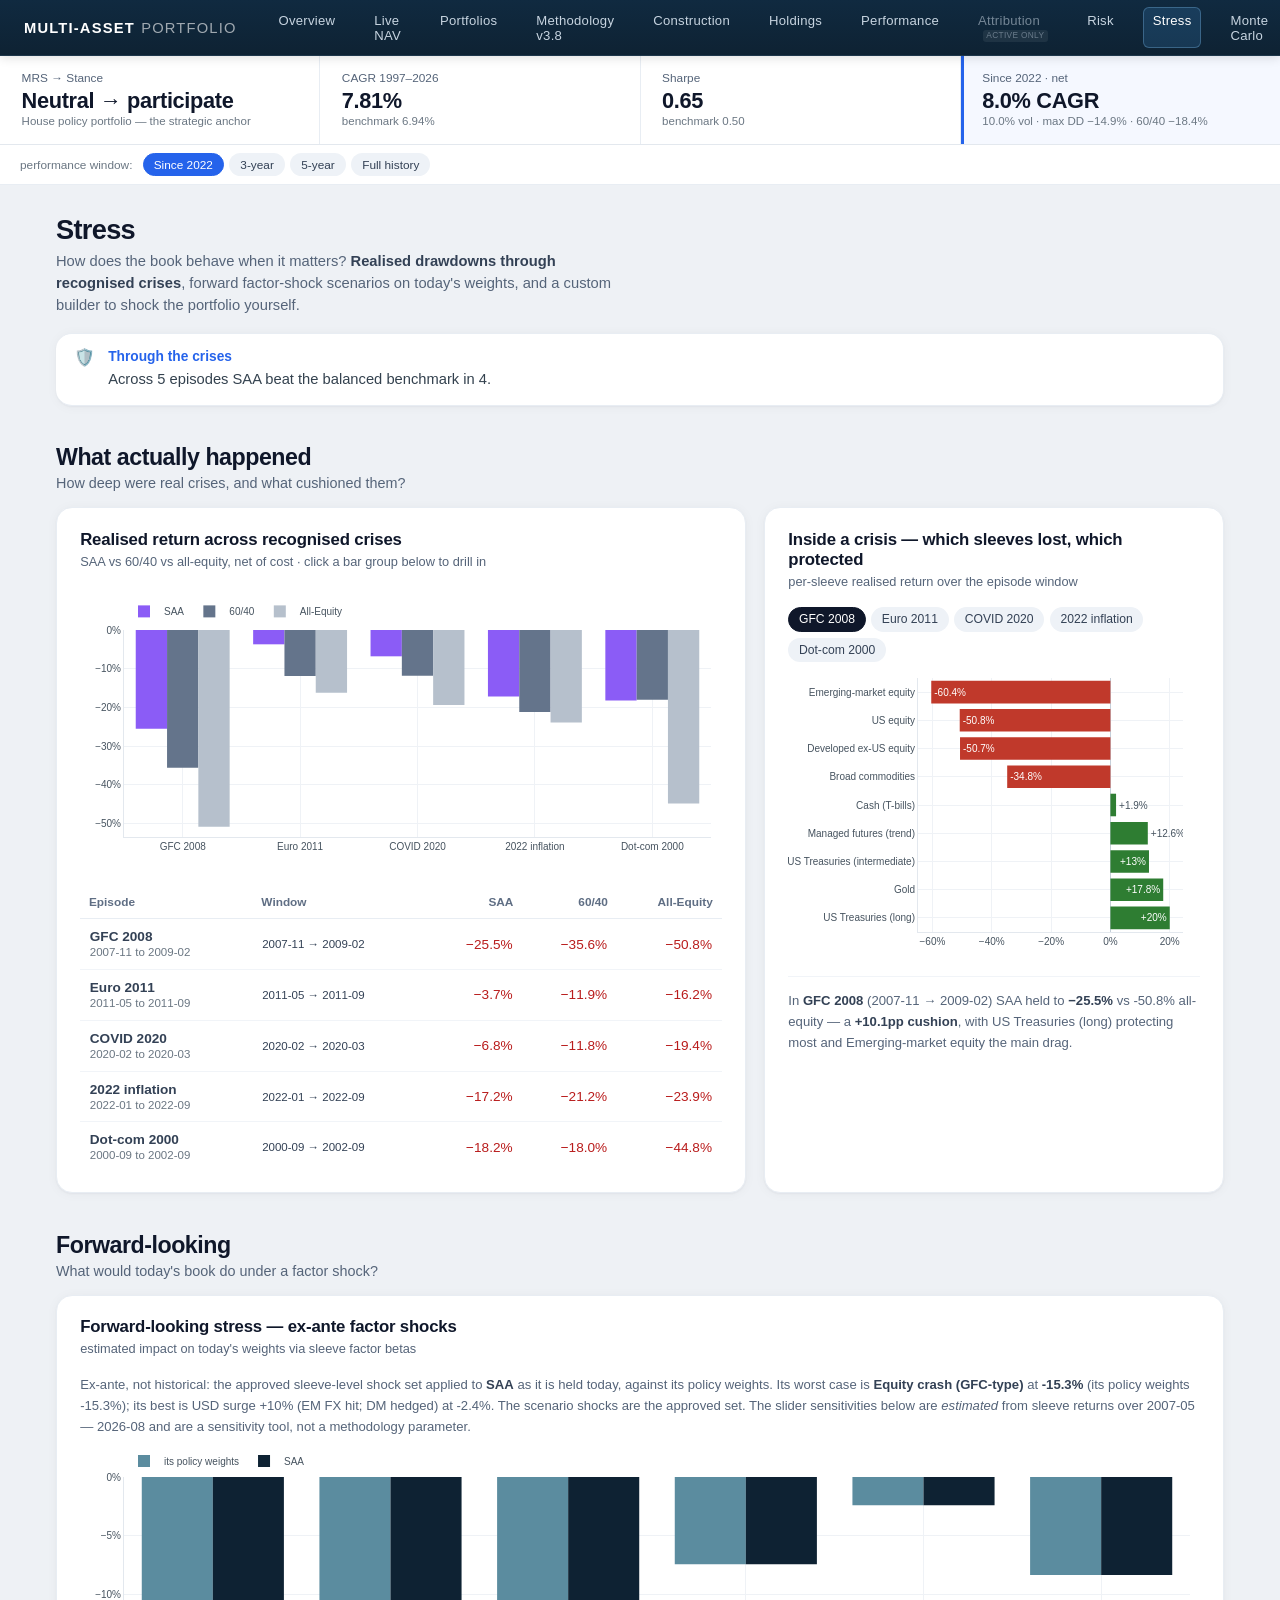
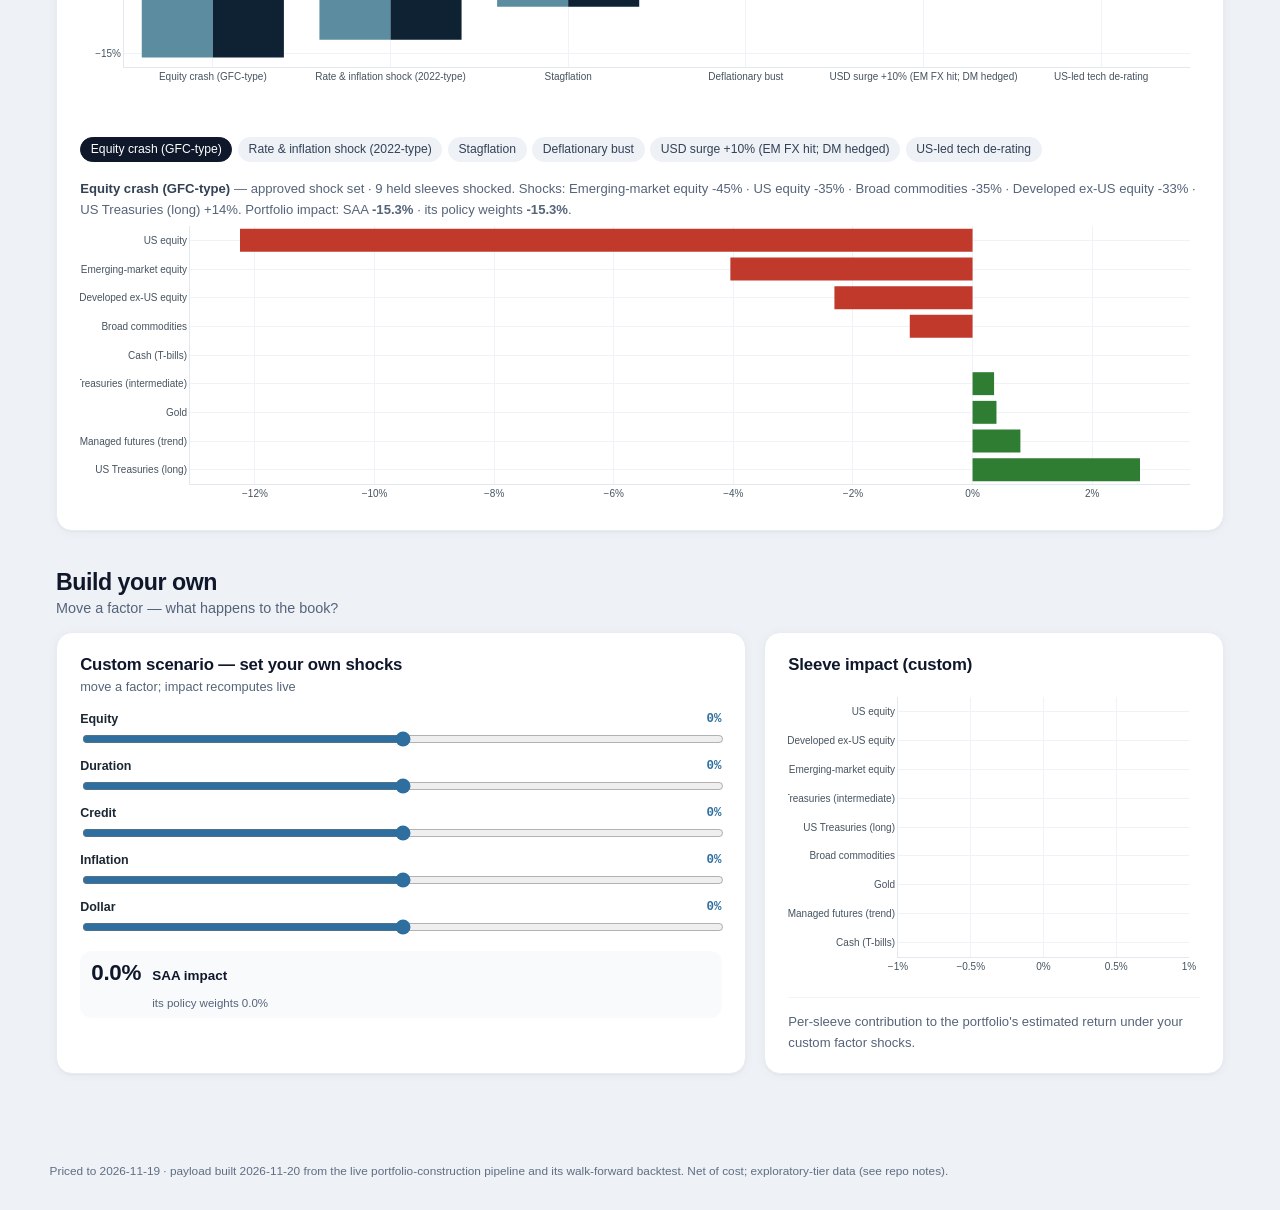
<file: stress.html>
<!DOCTYPE html>
<html lang="en">
<head>
<meta charset="UTF-8" />
<meta name="viewport" content="width=device-width, initial-scale=1" />
<title>Stress — Multi-Asset Portfolio</title>
<link rel="stylesheet" href="assets/css/style.css" />
<script src="assets/vendor/plotly.min.js"></script>
</head>
<body class="app ui-modern">

<header class="appbar">
  <div class="brand">MULTI&#8209;ASSET<span>PORTFOLIO</span></div>
  <button class="navtoggle" aria-label="Toggle navigation"><span class="bars"><span></span></span>Menu</button>
  <nav class="appnav">
    <a href="index.html">Overview</a>
    <a href="live.html">Live NAV</a>
    <a href="portfolios.html">Portfolios</a>
    <a href="methodology.html">Methodology v3.8</a>
    <a href="construction.html">Construction</a>
    <a href="holdings.html">Holdings</a>
    <a href="performance.html">Performance</a>
    <a href="attribution.html">Attribution</a>
    <a href="risk.html">Risk</a>
    <a href="stress.html" class="active">Stress</a>
    <a href="montecarlo.html">Monte Carlo</a>
  </nav>
  <div class="appbar-status" id="appbar-status">Loading…</div>
</header>

<div class="kpi-ribbon" id="kpi-ribbon"></div>

<main class="db">

  <div class="page-intro">
    <h1>Stress</h1>
    <p>How does the book behave when it matters? <strong>Realised drawdowns through recognised crises</strong>,
      forward factor-shock scenarios on today's weights, and a custom builder to shock the portfolio yourself.</p>
  </div>

  <div class="insight">
    <div class="ic">🛡️</div>
    <div>
      <h3>Through the crises</h3>
      <p id="stress-read">Loading…</p>
    </div>
  </div>

  <div class="section-head"><span class="section-num">01</span>
    <span class="section-title">What actually happened</span>
    <span class="section-q">How deep were real crises, and what cushioned them?</span></div>

  <!-- Historical: comparison + click-to-drill episode detail -->
  <section class="grid grid-3-2">
    <article class="tile tile-feature">
      <div class="tile-head"><h2>Realised return across recognised crises</h2>
        <span class="tile-sub"><span class="pf-name">this portfolio</span> vs 60/40 vs all-equity, net of cost · click a bar group below to drill in</span></div>
      <div id="stress-chart" class="chart chart-md"></div>
      <div id="stress-table"></div>
    </article>
    <article class="tile">
      <div class="tile-head"><h2>Inside a crisis — which sleeves lost, which protected</h2>
        <span class="tile-sub">per-sleeve realised return over the episode window</span></div>
      <div class="thesis-pick" id="stress-ep-pick" style="margin:0 0 .5rem"></div>
      <div id="stress-ep-chart" class="chart chart-md"></div>
      <p class="read" id="stress-ep-read"></p>
    </article>
  </section>

  <div class="section-head"><span class="section-num">02</span>
    <span class="section-title">Forward-looking</span>
    <span class="section-q">What would today's book do under a factor shock?</span></div>

  <!-- Forward-looking -->
  <section class="grid grid-1">
    <article class="tile">
      <div class="tile-head"><h2>Forward-looking stress — ex-ante factor shocks</h2>
        <span class="tile-sub">estimated impact on today's weights via sleeve factor betas</span></div>
      <p class="read" id="fwd-narrative" style="border-top:none;padding-top:0"></p>
      <div id="fwd-scenario-chart" class="chart chart-md"></div>
      <div class="thesis-pick" id="fwd-pick" style="margin:0.6rem 0"></div>
      <p class="read" id="fwd-detail-head" style="border-top:none;padding-top:0"></p>
      <div id="fwd-detail-chart" class="chart chart-md"></div>
    </article>
  </section>

  <div class="section-head"><span class="section-num">03</span>
    <span class="section-title">Build your own</span>
    <span class="section-q">Move a factor — what happens to the book?</span></div>

  <!-- Custom -->
  <section class="grid grid-3-2">
    <article class="tile">
      <div class="tile-head"><h2>Custom scenario — set your own shocks</h2>
        <span class="tile-sub">move a factor; impact recomputes live</span></div>
      <div class="sliders" id="custom-sliders"></div>
      <div class="bigstats" id="custom-out" style="margin-top:0.8rem"></div>
    </article>
    <article class="tile">
      <div class="tile-head"><h2>Sleeve impact (custom)</h2></div>
      <div id="custom-chart" class="chart chart-md"></div>
      <p class="read">Per-sleeve contribution to the portfolio's estimated return under your custom factor shocks.</p>
    </article>
  </section>

</main>

<footer class="status" id="status-footer">Loading…</footer>
<script src="data/portfolio_books.js"></script>
<script src="assets/js/portfolio-select.js"></script>
<script src="assets/js/app.js"></script>
</body>
</html>
</file>
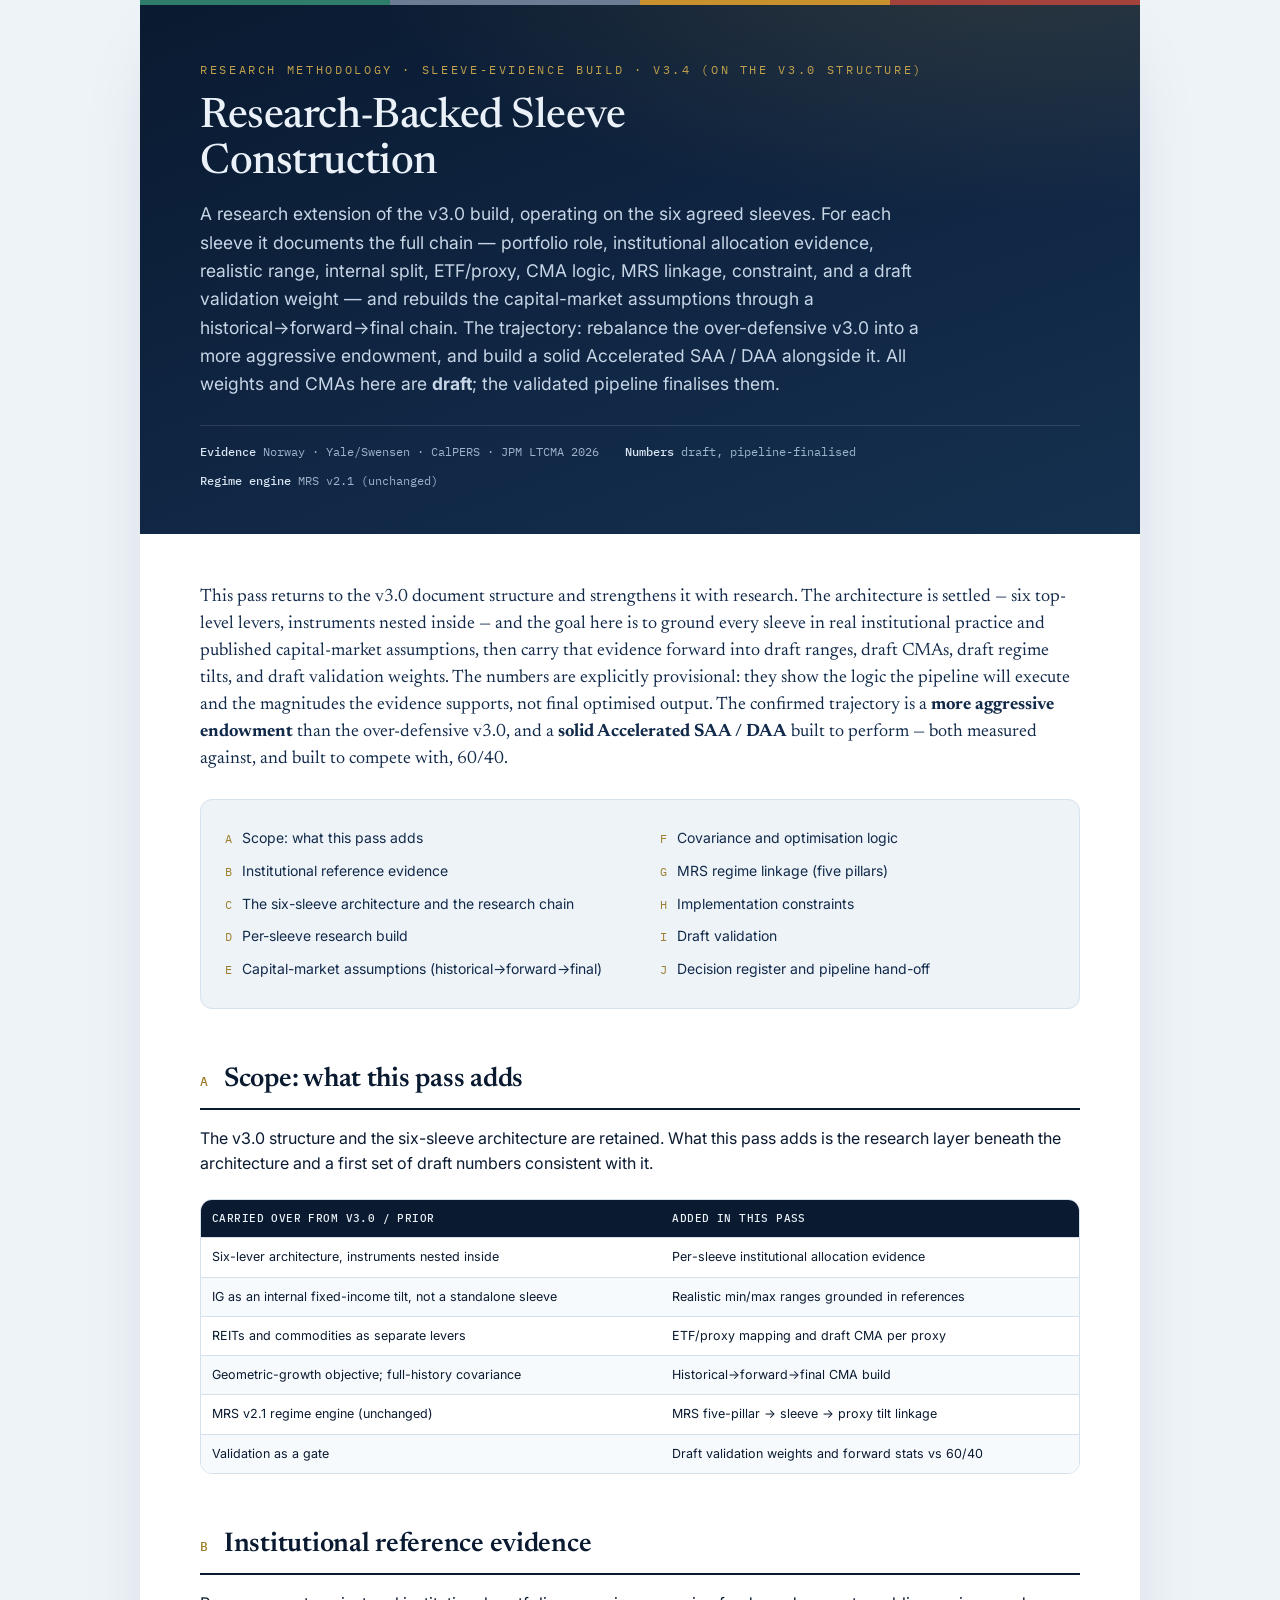
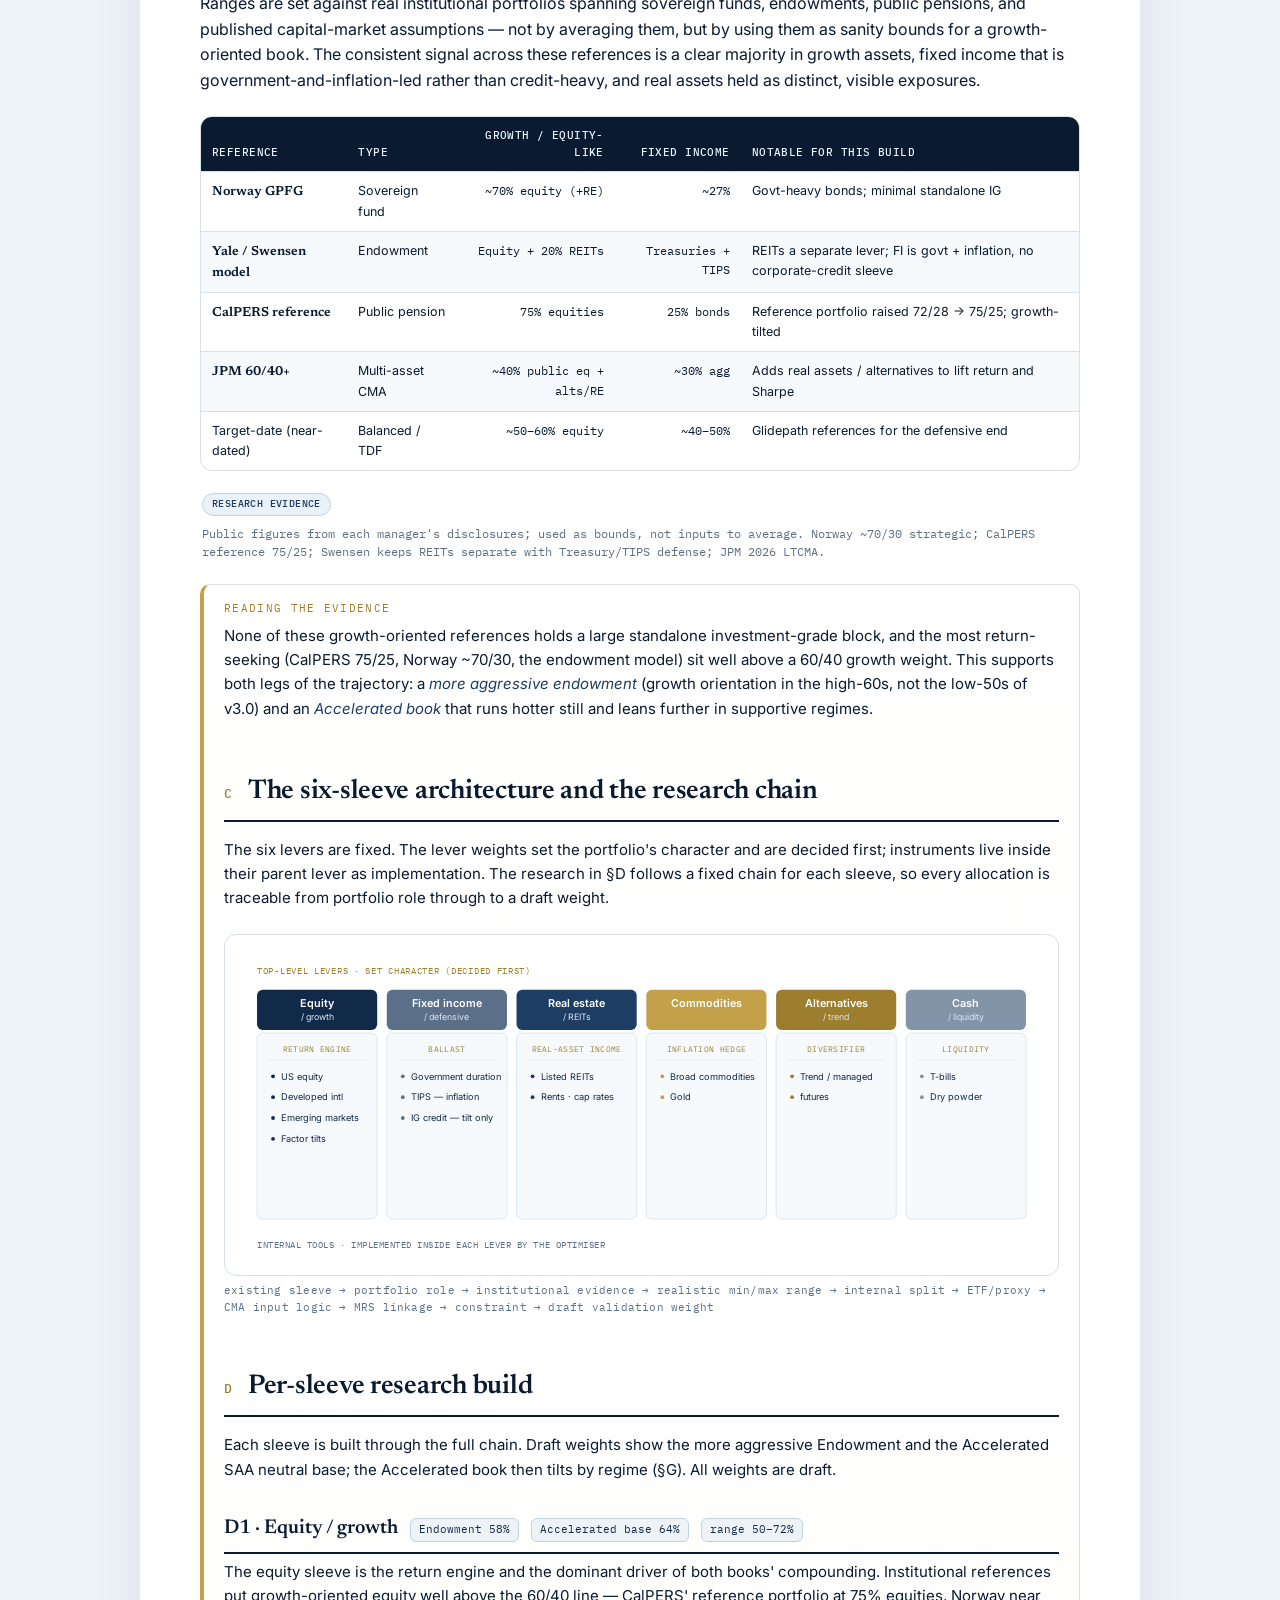
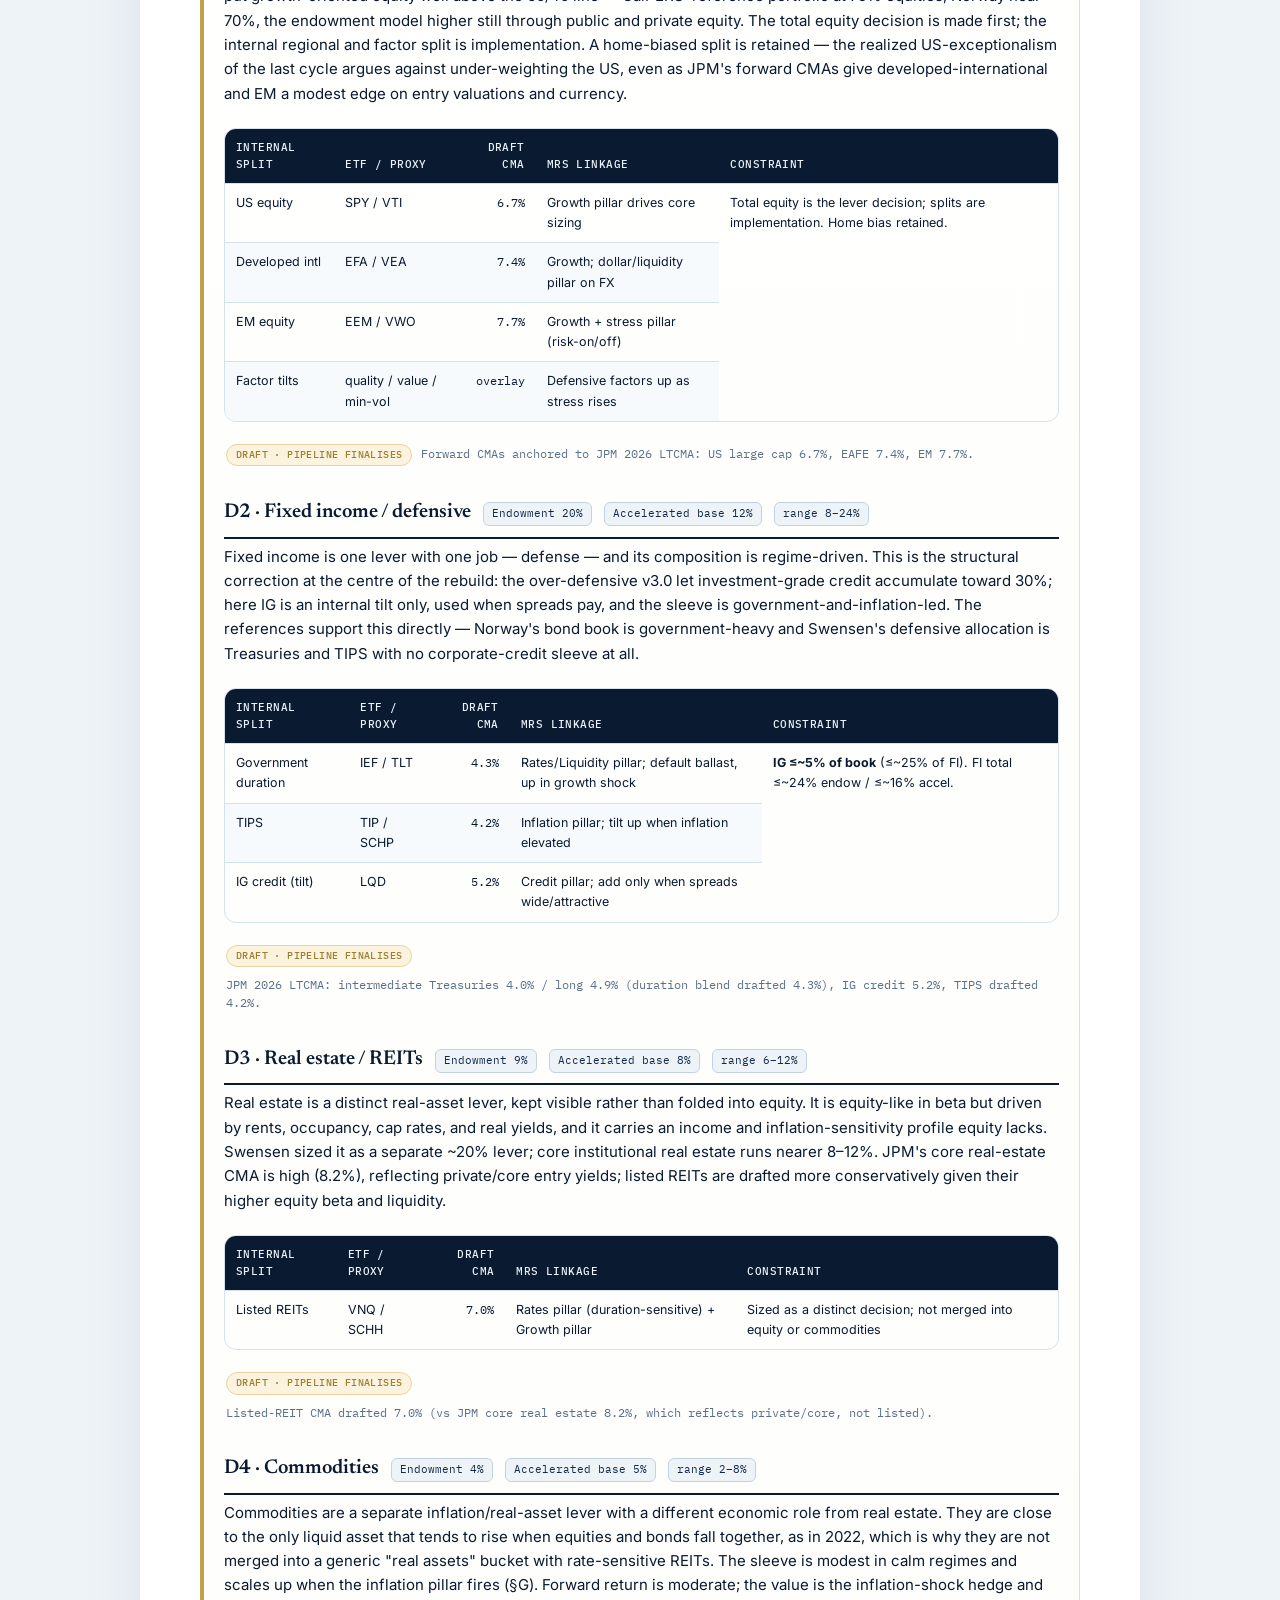
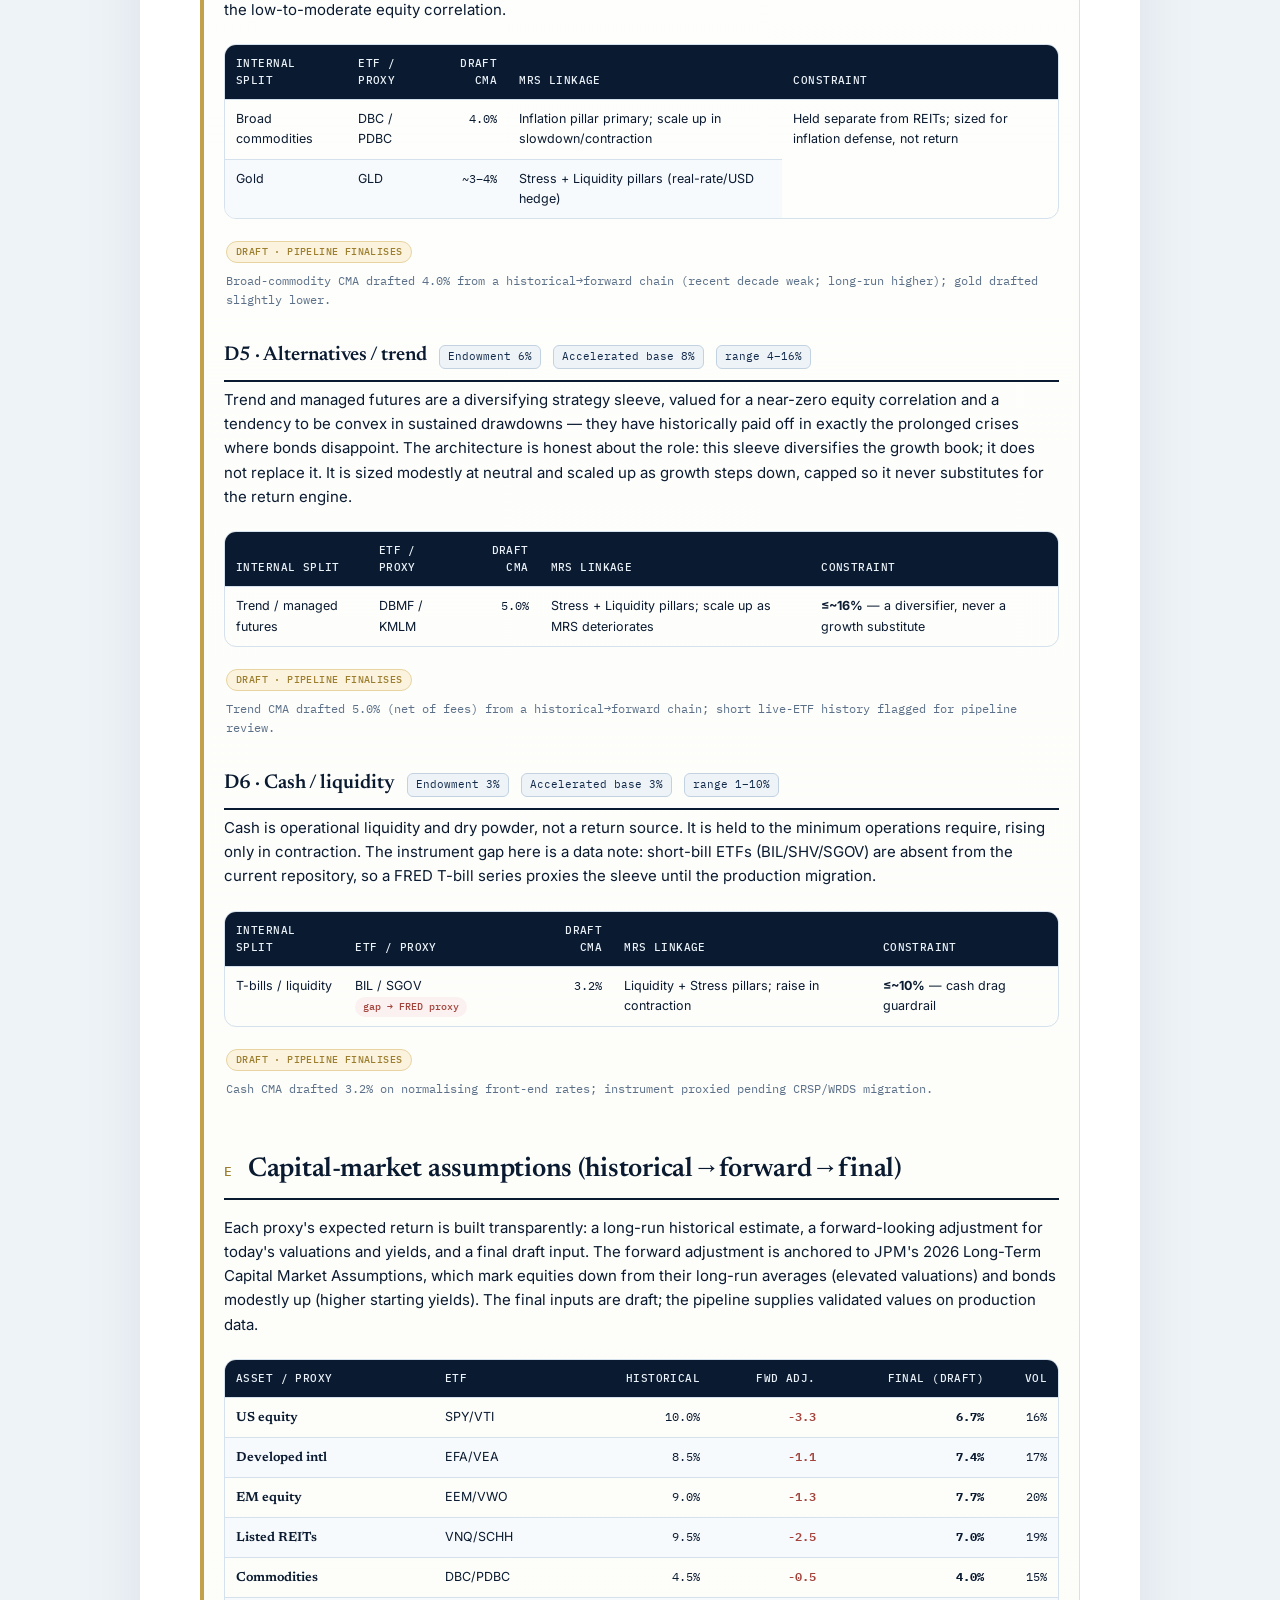
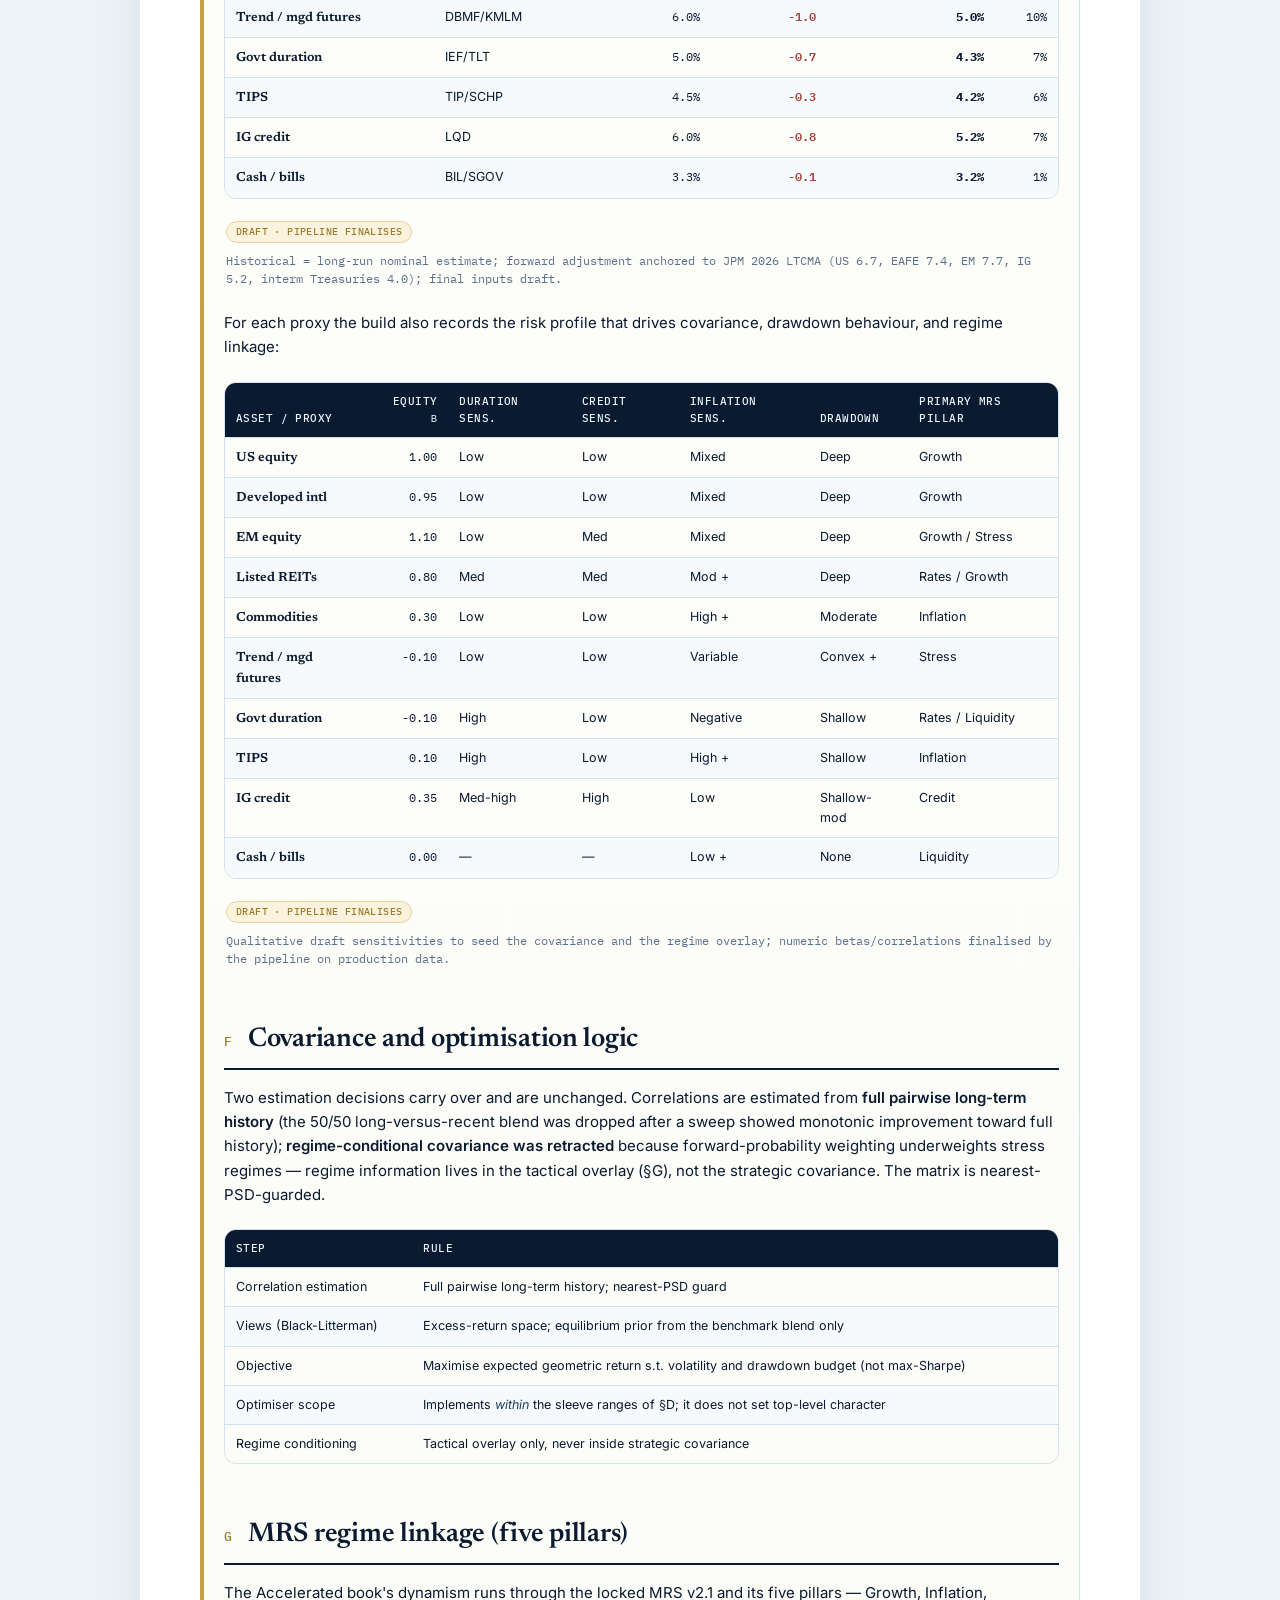
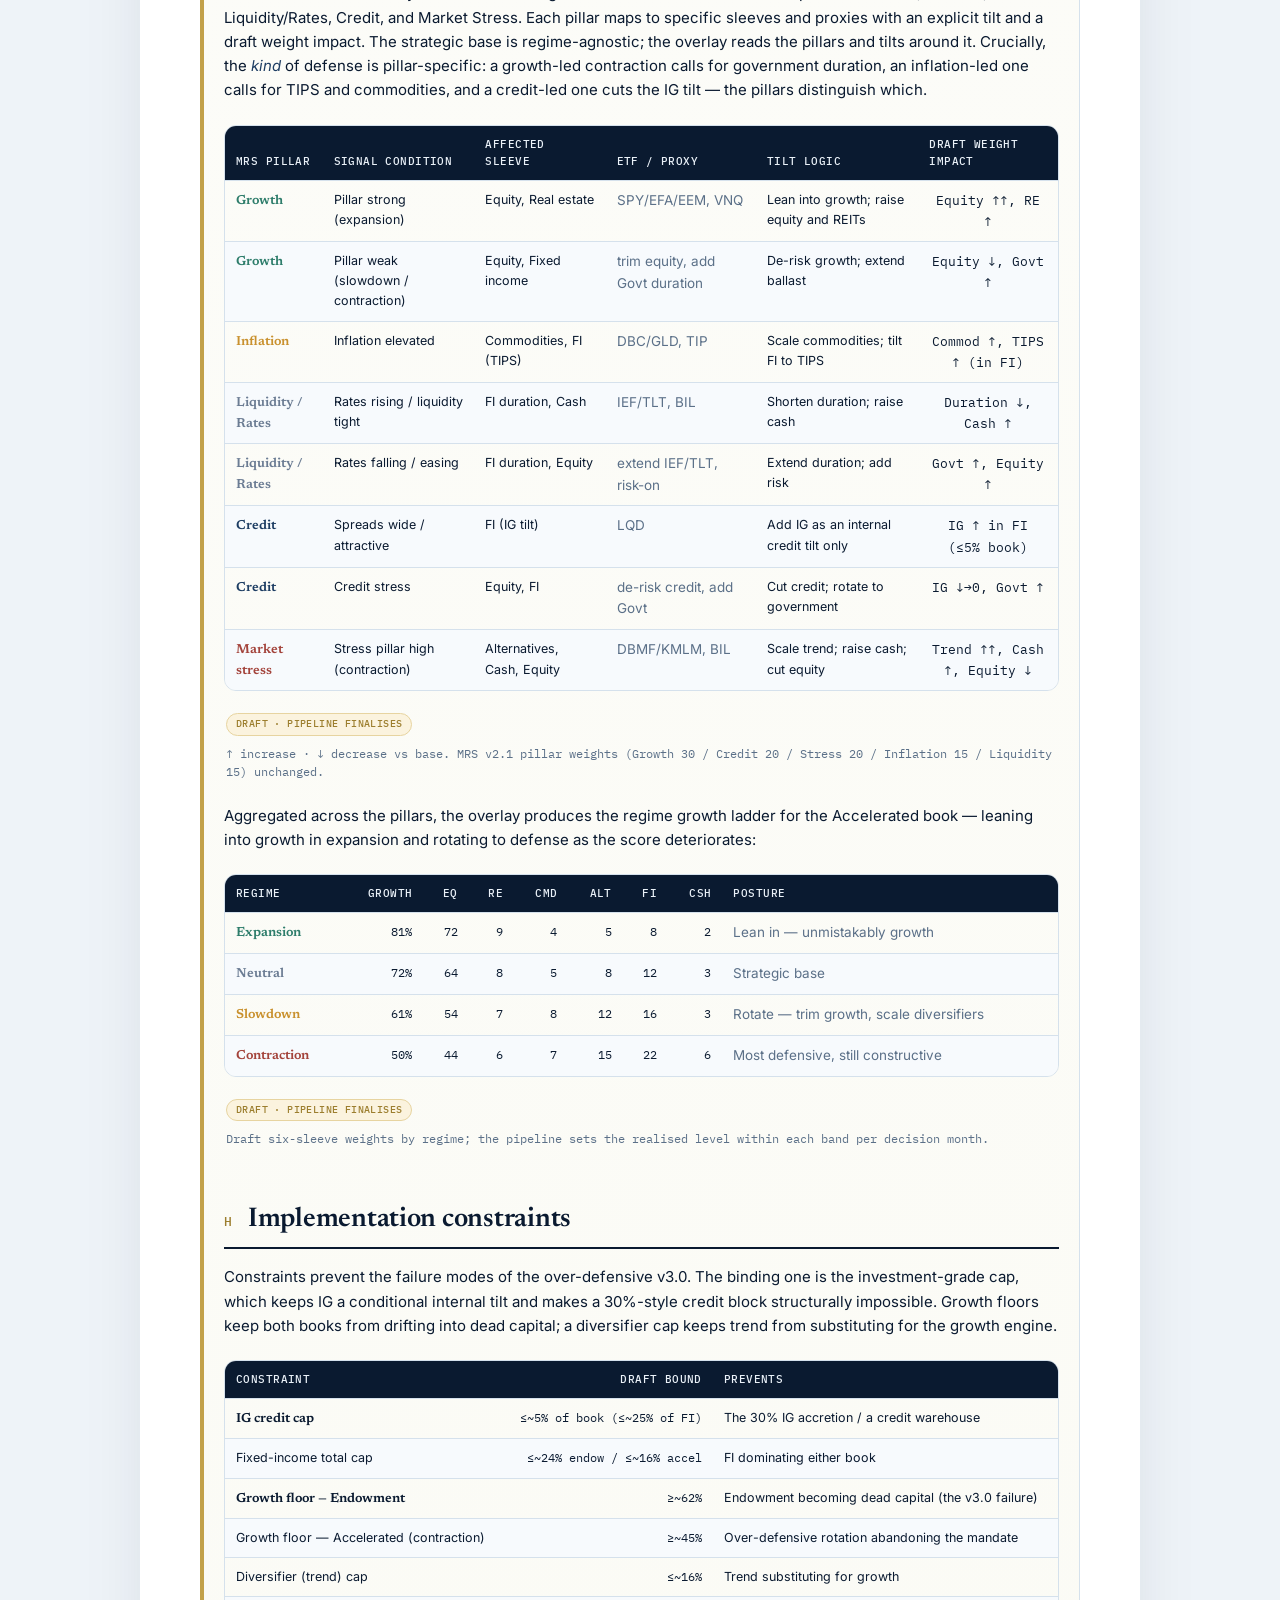
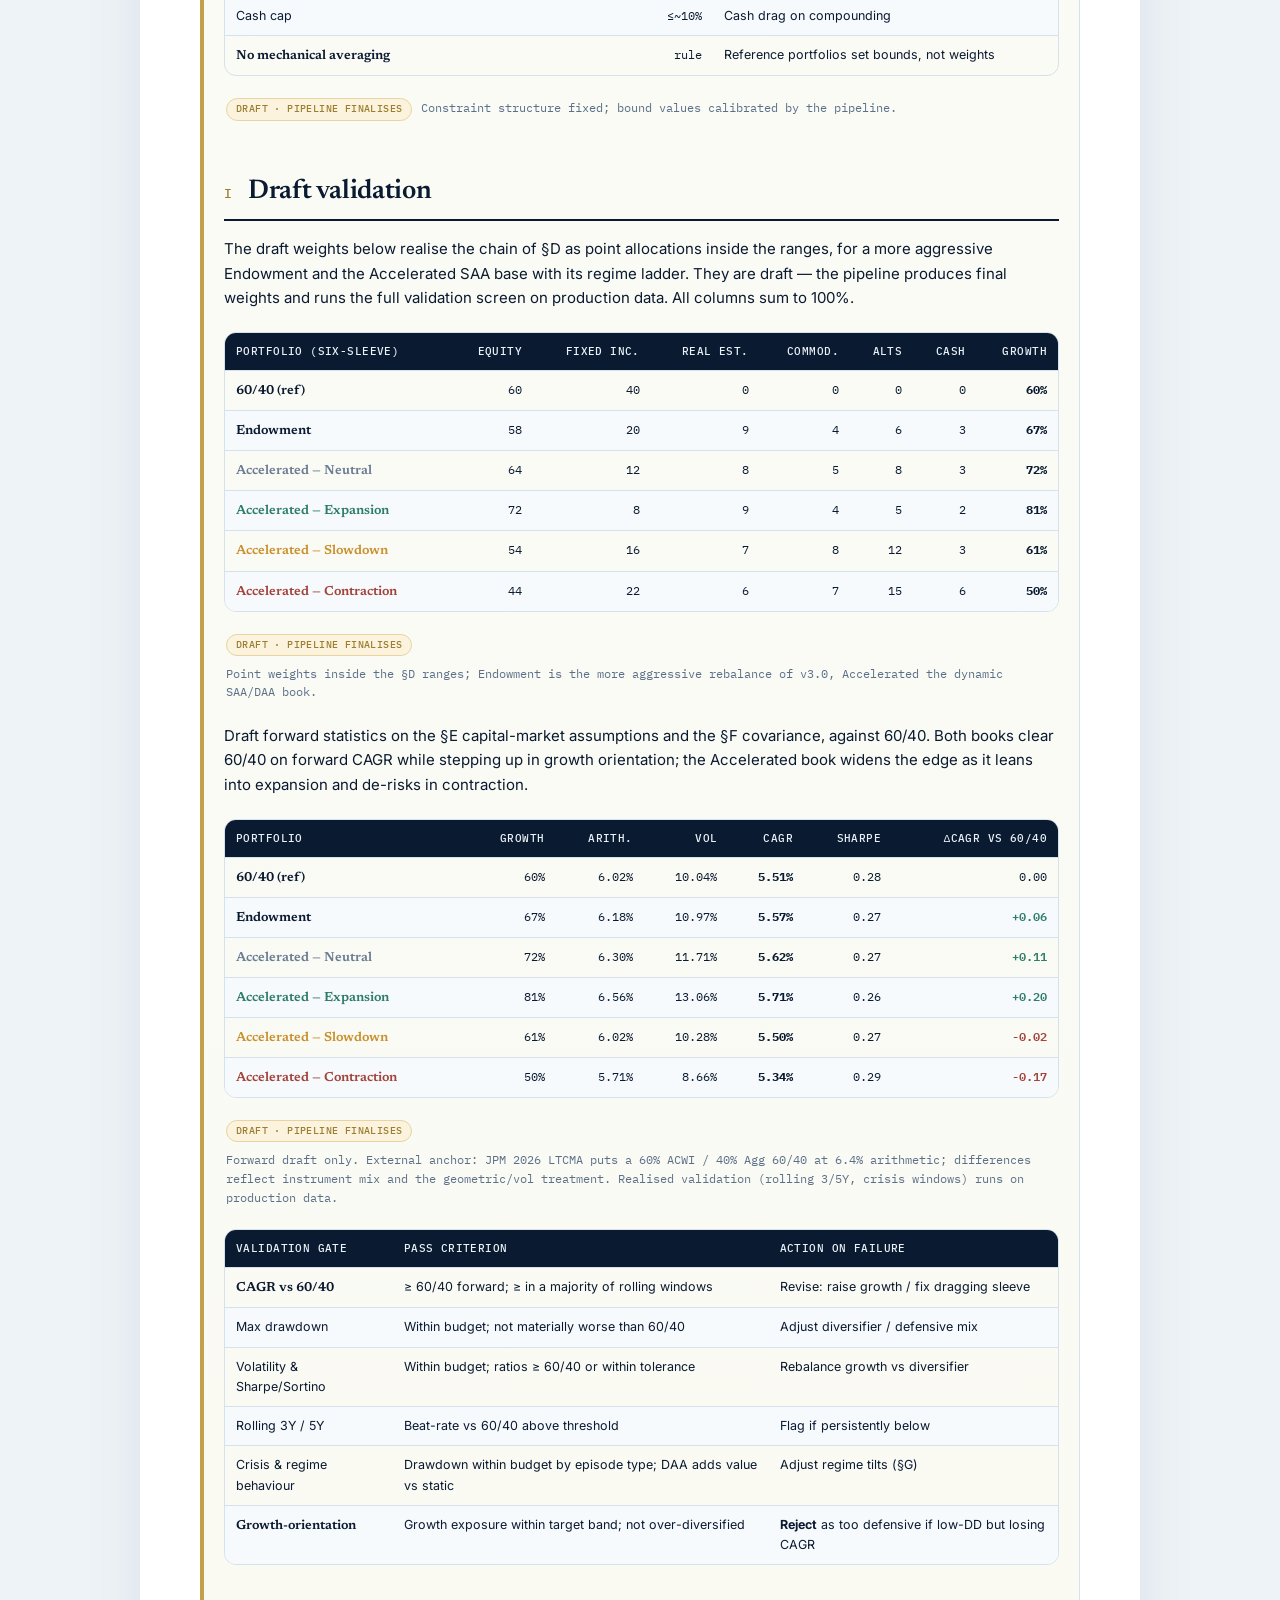
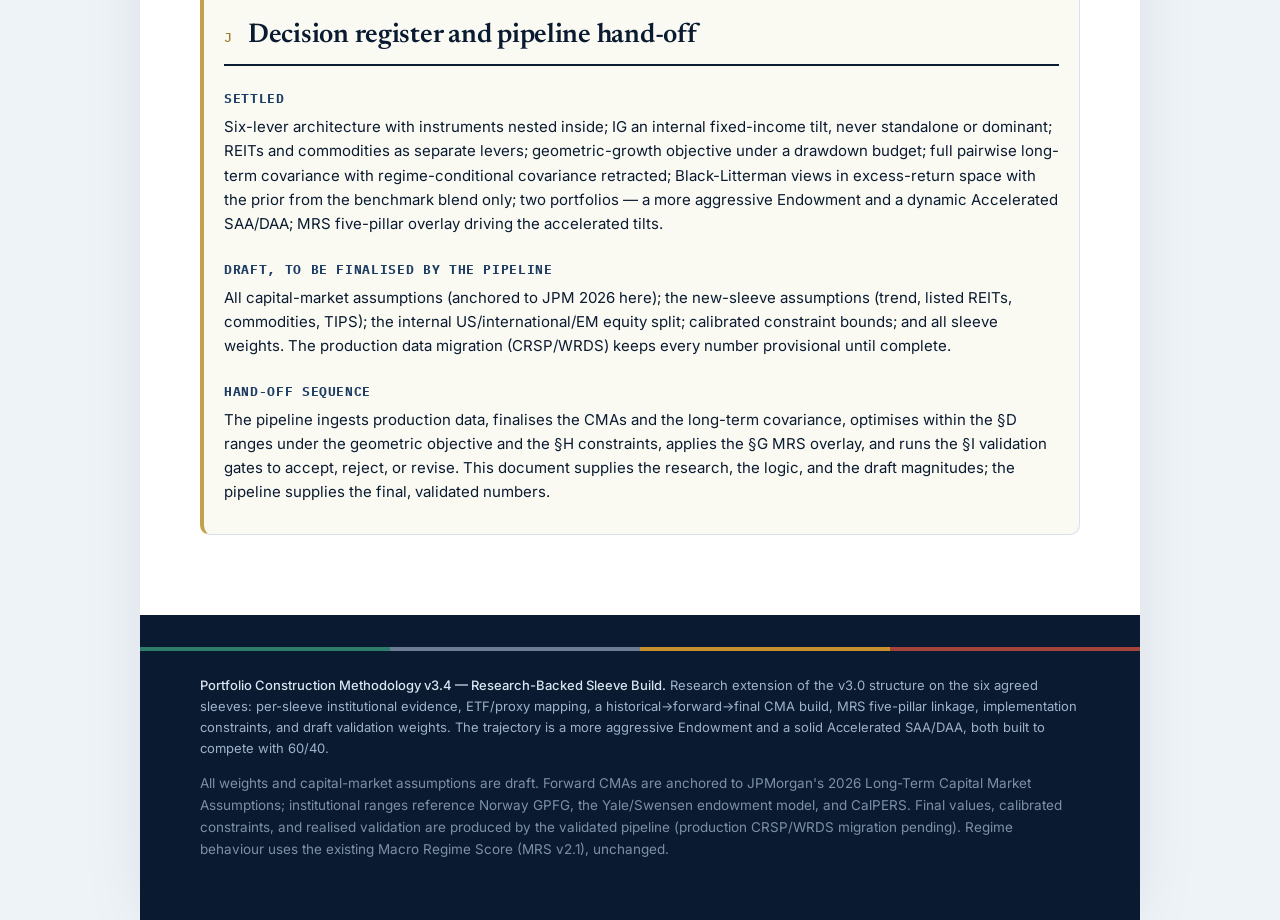
<file: Portfolio-Iteration/Portfolio_Construction_Methodology_v3_4.html>
<!DOCTYPE html><html lang="en"><head>
<meta charset="utf-8"><meta name="viewport" content="width=device-width, initial-scale=1">
<title>Portfolio Construction Methodology v3.4 — Research-Backed Sleeve Build</title>
<link rel="preconnect" href="https://fonts.googleapis.com"><link rel="preconnect" href="https://fonts.gstatic.com" crossorigin>
<link href="https://fonts.googleapis.com/css2?family=Newsreader:opsz,wght@6..72,400;6..72,500;6..72,600;6..72,700&family=Inter:wght@400;500;600&family=IBM+Plex+Mono:wght@400;500&display=swap" rel="stylesheet">
<style>
:root{--ink:#0A1A30;--navy:#122A4A;--navy-2:#1D3D63;--steel:#5B7088;--ice:#EEF3F8;--card:#fff;--line:#D5E1EC;--line-2:#C2D2E1;--gold:#C2A14A;--gold-deep:#9C7E2E;--gold-soft:#EFE4C4;--exp:#2E7D6B;--neu:#6B7C93;--slow:#C9912E;--con:#A3433B;--serif:"Newsreader",Georgia,serif;--sans:"Inter",system-ui,sans-serif;--mono:"IBM Plex Mono",ui-monospace,monospace}
*{box-sizing:border-box}html{scroll-behavior:smooth}
body{margin:0;background:var(--ice);color:var(--ink);font-family:var(--sans);font-size:16px;line-height:1.62;-webkit-font-smoothing:antialiased}
.doc{max-width:1000px;margin:0 auto;background:var(--card);box-shadow:0 1px 0 var(--line),0 30px 80px -40px rgba(10,26,48,.25)}
.hero{background:radial-gradient(120% 90% at 88% -10%,rgba(194,161,74,.18),transparent 55%),linear-gradient(160deg,#0A1A30,#102745 60%,#15314f);color:#EAF1F8;padding:60px 60px 44px;position:relative;overflow:hidden}
.hero .ribbon{position:absolute;top:0;left:0;right:0;height:5px;display:flex}.hero .ribbon span{flex:1}
.eyebrow{font-family:var(--mono);font-size:12px;letter-spacing:.22em;text-transform:uppercase;color:var(--gold);margin:0 0 16px}
.hero h1{font-family:var(--serif);font-weight:500;font-size:42px;line-height:1.08;letter-spacing:-.01em;margin:0 0 14px;max-width:22ch}
.hero .lede{font-size:17.5px;color:#C7D6E6;max-width:66ch;margin:0 0 26px}
.meta{display:flex;flex-wrap:wrap;gap:10px 26px;font-family:var(--mono);font-size:12px;color:#9DB3CB;border-top:1px solid rgba(255,255,255,.12);padding-top:16px}.meta b{color:#D9E5F2;font-weight:500}
.body{padding:50px 60px 60px}
.lead{font-size:18px;color:var(--navy);font-family:var(--serif);line-height:1.5}
.mod-head{display:flex;align-items:baseline;gap:16px;margin:56px 0 16px;padding-bottom:12px;border-bottom:2px solid var(--ink)}
.mod-head .no{font-family:var(--mono);font-size:13px;color:var(--gold-deep);font-weight:500;flex:none;padding-top:4px}
.mod-head h2{font-family:var(--serif);font-weight:600;font-size:27px;line-height:1.14;margin:0;letter-spacing:-.01em}
h3{font-family:var(--serif);font-weight:600;font-size:20px;margin:34px 0 8px}
h4{font-size:13px;font-family:var(--mono);letter-spacing:.05em;text-transform:uppercase;color:var(--navy-2);margin:22px 0 6px}
p{margin:0 0 14px}strong{color:var(--ink);font-weight:600}em{color:var(--navy-2);font-style:italic}
ul,ol{margin:0 0 14px;padding-left:22px}li{margin:0 0 8px}.small{font-size:13.5px;color:var(--steel)}a{color:var(--gold-deep)}
code{font-family:var(--mono);font-size:12.5px;background:#EEF3F8;border:1px solid var(--line);border-radius:5px;padding:1px 6px;color:var(--navy-2)}
.toc{columns:2;column-gap:40px;margin:26px 0 8px;padding:22px 24px;background:var(--ice);border:1px solid var(--line);border-radius:12px}
.toc a{display:block;text-decoration:none;color:var(--navy);font-size:14px;padding:5px 0;break-inside:avoid}.toc a .n{font-family:var(--mono);color:var(--gold-deep);font-size:12px;margin-right:10px}
figure{margin:26px 0;border:1px solid var(--line);border-radius:12px;background:#fff;overflow:hidden}
figure img{display:block;width:100%;height:auto}
figcaption{font-family:var(--mono);font-size:12px;color:var(--steel);padding:11px 18px;border-top:1px solid var(--line);background:#FBFDFF;display:flex;gap:10px;align-items:baseline}figcaption b{color:var(--gold-deep);font-weight:500;letter-spacing:.08em;flex:none}
.scroll{overflow-x:auto;margin:22px 0;border:1px solid var(--line);border-radius:12px}
table{border-collapse:collapse;width:100%;font-size:12.5px;min-width:680px}
thead th{background:var(--ink);color:#EAF1F8;font-family:var(--mono);font-weight:500;font-size:10.5px;letter-spacing:.04em;text-transform:uppercase;text-align:left;padding:10px 11px;vertical-align:bottom}
tbody td{padding:9px 11px;border-top:1px solid var(--line);vertical-align:top}tbody tr:nth-child(even){background:#F7FAFD}
td.num{text-align:right;font-family:var(--mono);font-size:12px}th.num{text-align:right}
td .h{font-family:var(--serif);font-weight:600;font-size:13px;color:var(--ink)}
.note{border:1px solid var(--line);background:var(--ice);border-radius:10px;padding:15px 20px;margin:20px 0;font-size:15px}
.note .tag{font-family:var(--mono);font-size:11px;letter-spacing:.12em;text-transform:uppercase;color:var(--gold-deep);display:block;margin-bottom:6px}
.flag{border-left:4px solid var(--con);background:#FBF1F0}.flag .tag{color:var(--con)}
.key{border-left:4px solid var(--gold);background:linear-gradient(180deg,#fff,#FAFAF3)}.key .tag{color:var(--gold-deep)}
.src{border-left:4px solid var(--navy-2);background:#F4F7FA}.src .tag{color:var(--navy-2)}
.rfp{display:inline-block;font-family:var(--mono);font-size:10px;font-weight:500;padding:2px 8px;border-radius:20px;background:#FBF1F0;color:var(--con)}
.rlegend{display:flex;flex-wrap:wrap;gap:7px 16px;margin:6px 0 18px}.rlegend span{display:inline-flex;align-items:center;gap:7px;font-family:var(--mono);font-size:12px;color:var(--steel)}.dot{width:11px;height:11px;border-radius:3px;display:inline-block}
footer{padding:32px 60px 46px;background:var(--ink);color:#9DB3CB;font-size:13px}footer .ribbon{height:4px;display:flex;margin:0 -60px 24px}footer .ribbon span{flex:1}footer b{color:#D9E5F2;font-weight:500}
@media(max-width:720px){.hero,.body,footer{padding-left:24px;padding-right:24px}.hero h1{font-size:31px}.toc{columns:1}footer .ribbon{margin-left:-24px;margin-right:-24px}}
@media print{body{background:#fff}.doc{box-shadow:none;max-width:none}figure,.note,.scroll{break-inside:avoid}.hero{padding:36px}.body{padding:26px 36px}}

.schematic{margin:24px 0 6px;border:1px solid var(--line);border-radius:12px;background:#fff;padding:18px 16px 8px}
.schematic svg{display:block;width:100%;height:auto}
.ph{display:inline-block;font-family:var(--mono);font-size:10px;font-weight:500;padding:2px 9px;border-radius:20px;background:#FBF3DE;color:var(--gold-deep);border:1px solid #E7D4A0;letter-spacing:.04em}
.ev{display:inline-block;font-family:var(--mono);font-size:10px;font-weight:500;padding:2px 9px;border-radius:20px;background:#EAF1F8;color:var(--navy-2);border:1px solid var(--line-2);letter-spacing:.04em}
.tcap{font-family:var(--mono);font-size:11.5px;color:var(--steel);margin:7px 2px 22px;display:flex;gap:9px;align-items:baseline;flex-wrap:wrap}
.up{color:var(--exp);font-weight:600}.dn{color:var(--con);font-weight:600}.fl{color:var(--steel);font-weight:600}
td.dir{text-align:center;font-family:var(--mono);font-size:13px}
.sleeve-head{display:flex;align-items:baseline;gap:12px;flex-wrap:wrap;margin:30px 0 6px;padding-bottom:8px;border-bottom:2px solid var(--ink)}
.sleeve-head h3{margin:0;border:0;padding:0}
.chip{font-family:var(--mono);font-size:11px;color:var(--navy);background:var(--ice);border:1px solid var(--line-2);border-radius:6px;padding:2px 8px}
.chain{font-family:var(--mono);font-size:10.5px;color:var(--steel);letter-spacing:.02em;margin:2px 0 14px}
.compact li{margin:0 0 4px}
</style></head>
<div class="doc">
<header class="hero">
<div class="ribbon"><span style="background:var(--exp)"></span><span style="background:var(--neu)"></span><span style="background:var(--slow)"></span><span style="background:var(--con)"></span></div>
<p class="eyebrow">Research Methodology · Sleeve-Evidence Build · v3.4 (on the v3.0 structure)</p>
<h1>Research-Backed Sleeve Construction</h1>
<p class="lede">A research extension of the v3.0 build, operating on the six agreed sleeves. For each sleeve it documents the full chain — portfolio role, institutional allocation evidence, realistic range, internal split, ETF/proxy, CMA logic, MRS linkage, constraint, and a draft validation weight — and rebuilds the capital-market assumptions through a historical&#8594;forward&#8594;final chain. The trajectory: rebalance the over-defensive v3.0 into a more aggressive endowment, and build a solid Accelerated SAA / DAA alongside it. All weights and CMAs here are <b>draft</b>; the validated pipeline finalises them.</p>
<div class="meta"><span><b>Evidence</b> Norway · Yale/Swensen · CalPERS · JPM LTCMA 2026</span><span><b>Numbers</b> draft, pipeline-finalised</span><span><b>Regime engine</b> MRS v2.1 (unchanged)</span></div>
</header>
<main class="body">

<p class="lead">This pass returns to the v3.0 document structure and strengthens it with research. The architecture is settled — six top-level levers, instruments nested inside — and the goal here is to ground every sleeve in real institutional practice and published capital-market assumptions, then carry that evidence forward into draft ranges, draft CMAs, draft regime tilts, and draft validation weights. The numbers are explicitly provisional: they show the logic the pipeline will execute and the magnitudes the evidence supports, not final optimised output. The confirmed trajectory is a <b>more aggressive endowment</b> than the over-defensive v3.0, and a <b>solid Accelerated SAA / DAA</b> built to perform — both measured against, and built to compete with, 60/40.</p>

<div class="toc">
<a href="#a"><span class="n">A</span>Scope: what this pass adds</a>
<a href="#b"><span class="n">B</span>Institutional reference evidence</a>
<a href="#c"><span class="n">C</span>The six-sleeve architecture and the research chain</a>
<a href="#d"><span class="n">D</span>Per-sleeve research build</a>
<a href="#e"><span class="n">E</span>Capital-market assumptions (historical&#8594;forward&#8594;final)</a>
<a href="#f"><span class="n">F</span>Covariance and optimisation logic</a>
<a href="#g"><span class="n">G</span>MRS regime linkage (five pillars)</a>
<a href="#h"><span class="n">H</span>Implementation constraints</a>
<a href="#i"><span class="n">I</span>Draft validation</a>
<a href="#j"><span class="n">J</span>Decision register and pipeline hand-off</a>
</div>

<!-- A -->
<div class="mod-head" id="a"><div class="no">A</div><h2>Scope: what this pass adds</h2></div>
<p>The v3.0 structure and the six-sleeve architecture are retained. What this pass adds is the research layer beneath the architecture and a first set of draft numbers consistent with it.</p>
<div class="scroll"><table>
<thead><tr><th>Carried over from v3.0 / prior</th><th>Added in this pass</th></tr></thead>
<tbody>
<tr><td>Six-lever architecture, instruments nested inside</td><td>Per-sleeve institutional allocation evidence</td></tr>
<tr><td>IG as an internal fixed-income tilt, not a standalone sleeve</td><td>Realistic min/max ranges grounded in references</td></tr>
<tr><td>REITs and commodities as separate levers</td><td>ETF/proxy mapping and draft CMA per proxy</td></tr>
<tr><td>Geometric-growth objective; full-history covariance</td><td>Historical&#8594;forward&#8594;final CMA build</td></tr>
<tr><td>MRS v2.1 regime engine (unchanged)</td><td>MRS five-pillar &#8594; sleeve &#8594; proxy tilt linkage</td></tr>
<tr><td>Validation as a gate</td><td>Draft validation weights and forward stats vs 60/40</td></tr>
</tbody></table></div>

<!-- B -->
<div class="mod-head" id="b"><div class="no">B</div><h2>Institutional reference evidence</h2></div>
<p>Ranges are set against real institutional portfolios spanning sovereign funds, endowments, public pensions, and published capital-market assumptions — not by averaging them, but by using them as sanity bounds for a growth-oriented book. The consistent signal across these references is a clear majority in growth assets, fixed income that is government-and-inflation-led rather than credit-heavy, and real assets held as distinct, visible exposures.</p>
<div class="scroll"><table>
<thead><tr><th>Reference</th><th>Type</th><th class="num">Growth / equity-like</th><th class="num">Fixed income</th><th>Notable for this build</th></tr></thead>
<tbody>
<tr><td><span class="h">Norway GPFG</span></td><td>Sovereign fund</td><td class="num">~70% equity (+RE)</td><td class="num">~27%</td><td>Govt-heavy bonds; minimal standalone IG</td></tr>
<tr><td><span class="h">Yale / Swensen model</span></td><td>Endowment</td><td class="num">Equity + 20% REITs</td><td class="num">Treasuries + TIPS</td><td>REITs a separate lever; FI is govt + inflation, no corporate-credit sleeve</td></tr>
<tr><td><span class="h">CalPERS reference</span></td><td>Public pension</td><td class="num">75% equities</td><td class="num">25% bonds</td><td>Reference portfolio raised 72/28 &#8594; 75/25; growth-tilted</td></tr>
<tr><td><span class="h">JPM 60/40+</span></td><td>Multi-asset CMA</td><td class="num">~40% public eq + alts/RE</td><td class="num">~30% agg</td><td>Adds real assets / alternatives to lift return and Sharpe</td></tr>
<tr><td>Target-date (near-dated)</td><td>Balanced / TDF</td><td class="num">~50&ndash;60% equity</td><td class="num">~40&ndash;50%</td><td>Glidepath references for the defensive end</td></tr>
</tbody></table></div>
<p class="tcap"><span class="ev">RESEARCH EVIDENCE</span><span>Public figures from each manager's disclosures; used as bounds, not inputs to average. Norway ~70/30 strategic; CalPERS reference 75/25; Swensen keeps REITs separate with Treasury/TIPS defense; JPM 2026 LTCMA.</span></p>
<div class="note key"><span class="tag">Reading the evidence</span>None of these growth-oriented references holds a large standalone investment-grade block, and the most return-seeking (CalPERS 75/25, Norway ~70/30, the endowment model) sit well above a 60/40 growth weight. This supports both legs of the trajectory: a <em>more aggressive endowment</em> (growth orientation in the high-60s, not the low-50s of v3.0) and an <em>Accelerated book</em> that runs hotter still and leans further in supportive regimes.</p>

<!-- C -->
<div class="mod-head" id="c"><div class="no">C</div><h2>The six-sleeve architecture and the research chain</h2></div>
<p>The six levers are fixed. The lever weights set the portfolio's character and are decided first; instruments live inside their parent lever as implementation. The research in §D follows a fixed chain for each sleeve, so every allocation is traceable from portfolio role through to a draft weight.</p>
<div class="schematic"><svg viewBox="0 0 1000 392" xmlns="http://www.w3.org/2000/svg" role="img" aria-label="Six levers with nested instruments"><text x="20" y="26" fill="#9C7E2E" font-family="IBM Plex Mono,monospace" font-size="11" letter-spacing="0.08em">TOP-LEVEL LEVERS &#183; SET CHARACTER (DECIDED FIRST)</text><rect x="20.0" y="46" width="150.0" height="50" rx="7" fill="#122A4A"/><text x="95.0" y="68" text-anchor="middle" fill="#FFFFFF" font-family="Inter,sans-serif" font-size="13.5" font-weight="600">Equity</text><text x="95.0" y="84" text-anchor="middle" fill="#DCE6F1" font-family="Inter,sans-serif" font-size="11">/ growth</text><rect x="20.0" y="100" width="150.0" height="232" rx="7" fill="#F7FAFD" stroke="#D5E1EC" stroke-width="1"/><text x="95.0" y="124" text-anchor="middle" fill="#9C7E2E" font-family="IBM Plex Mono,monospace" font-size="9.5" letter-spacing="0.04em">RETURN ENGINE</text><line x1="34.0" y1="134" x2="156.0" y2="134" stroke="#E3EAF2" stroke-width="1"/><circle cx="40.0" cy="154.0" r="2.4" fill="#122A4A"/><text x="50.0" y="158.0" fill="#122A4A" font-family="Inter,sans-serif" font-size="11.5">US equity</text><circle cx="40.0" cy="180.0" r="2.4" fill="#122A4A"/><text x="50.0" y="184.0" fill="#122A4A" font-family="Inter,sans-serif" font-size="11.5">Developed intl</text><circle cx="40.0" cy="206.0" r="2.4" fill="#122A4A"/><text x="50.0" y="210.0" fill="#122A4A" font-family="Inter,sans-serif" font-size="11.5">Emerging markets</text><circle cx="40.0" cy="232.0" r="2.4" fill="#122A4A"/><text x="50.0" y="236.0" fill="#122A4A" font-family="Inter,sans-serif" font-size="11.5">Factor tilts</text><rect x="182.0" y="46" width="150.0" height="50" rx="7" fill="#5B7088"/><text x="257.0" y="68" text-anchor="middle" fill="#FFFFFF" font-family="Inter,sans-serif" font-size="13.5" font-weight="600">Fixed income</text><text x="257.0" y="84" text-anchor="middle" fill="#DCE6F1" font-family="Inter,sans-serif" font-size="11">/ defensive</text><rect x="182.0" y="100" width="150.0" height="232" rx="7" fill="#F7FAFD" stroke="#D5E1EC" stroke-width="1"/><text x="257.0" y="124" text-anchor="middle" fill="#9C7E2E" font-family="IBM Plex Mono,monospace" font-size="9.5" letter-spacing="0.04em">BALLAST</text><line x1="196.0" y1="134" x2="318.0" y2="134" stroke="#E3EAF2" stroke-width="1"/><circle cx="202.0" cy="154.0" r="2.4" fill="#5B7088"/><text x="212.0" y="158.0" fill="#122A4A" font-family="Inter,sans-serif" font-size="11.5">Government duration</text><circle cx="202.0" cy="180.0" r="2.4" fill="#5B7088"/><text x="212.0" y="184.0" fill="#122A4A" font-family="Inter,sans-serif" font-size="11.5">TIPS — inflation</text><circle cx="202.0" cy="206.0" r="2.4" fill="#5B7088"/><text x="212.0" y="210.0" fill="#122A4A" font-family="Inter,sans-serif" font-size="11.5">IG credit — tilt only</text><rect x="344.0" y="46" width="150.0" height="50" rx="7" fill="#1D3D63"/><text x="419.0" y="68" text-anchor="middle" fill="#FFFFFF" font-family="Inter,sans-serif" font-size="13.5" font-weight="600">Real estate</text><text x="419.0" y="84" text-anchor="middle" fill="#DCE6F1" font-family="Inter,sans-serif" font-size="11">/ REITs</text><rect x="344.0" y="100" width="150.0" height="232" rx="7" fill="#F7FAFD" stroke="#D5E1EC" stroke-width="1"/><text x="419.0" y="124" text-anchor="middle" fill="#9C7E2E" font-family="IBM Plex Mono,monospace" font-size="9.5" letter-spacing="0.04em">REAL-ASSET INCOME</text><line x1="358.0" y1="134" x2="480.0" y2="134" stroke="#E3EAF2" stroke-width="1"/><circle cx="364.0" cy="154.0" r="2.4" fill="#1D3D63"/><text x="374.0" y="158.0" fill="#122A4A" font-family="Inter,sans-serif" font-size="11.5">Listed REITs</text><circle cx="364.0" cy="180.0" r="2.4" fill="#1D3D63"/><text x="374.0" y="184.0" fill="#122A4A" font-family="Inter,sans-serif" font-size="11.5">Rents · cap rates</text><rect x="506.0" y="46" width="150.0" height="50" rx="7" fill="#C2A14A"/><text x="581.0" y="68" text-anchor="middle" fill="#FFFFFF" font-family="Inter,sans-serif" font-size="13.5" font-weight="600">Commodities</text><rect x="506.0" y="100" width="150.0" height="232" rx="7" fill="#F7FAFD" stroke="#D5E1EC" stroke-width="1"/><text x="581.0" y="124" text-anchor="middle" fill="#9C7E2E" font-family="IBM Plex Mono,monospace" font-size="9.5" letter-spacing="0.04em">INFLATION HEDGE</text><line x1="520.0" y1="134" x2="642.0" y2="134" stroke="#E3EAF2" stroke-width="1"/><circle cx="526.0" cy="154.0" r="2.4" fill="#C2A14A"/><text x="536.0" y="158.0" fill="#122A4A" font-family="Inter,sans-serif" font-size="11.5">Broad commodities</text><circle cx="526.0" cy="180.0" r="2.4" fill="#C2A14A"/><text x="536.0" y="184.0" fill="#122A4A" font-family="Inter,sans-serif" font-size="11.5">Gold</text><rect x="668.0" y="46" width="150.0" height="50" rx="7" fill="#9C7E2E"/><text x="743.0" y="68" text-anchor="middle" fill="#FFFFFF" font-family="Inter,sans-serif" font-size="13.5" font-weight="600">Alternatives</text><text x="743.0" y="84" text-anchor="middle" fill="#DCE6F1" font-family="Inter,sans-serif" font-size="11">/ trend</text><rect x="668.0" y="100" width="150.0" height="232" rx="7" fill="#F7FAFD" stroke="#D5E1EC" stroke-width="1"/><text x="743.0" y="124" text-anchor="middle" fill="#9C7E2E" font-family="IBM Plex Mono,monospace" font-size="9.5" letter-spacing="0.04em">DIVERSIFIER</text><line x1="682.0" y1="134" x2="804.0" y2="134" stroke="#E3EAF2" stroke-width="1"/><circle cx="688.0" cy="154.0" r="2.4" fill="#9C7E2E"/><text x="698.0" y="158.0" fill="#122A4A" font-family="Inter,sans-serif" font-size="11.5">Trend / managed</text><circle cx="688.0" cy="180.0" r="2.4" fill="#9C7E2E"/><text x="698.0" y="184.0" fill="#122A4A" font-family="Inter,sans-serif" font-size="11.5">futures</text><rect x="830.0" y="46" width="150.0" height="50" rx="7" fill="#8194A8"/><text x="905.0" y="68" text-anchor="middle" fill="#FFFFFF" font-family="Inter,sans-serif" font-size="13.5" font-weight="600">Cash</text><text x="905.0" y="84" text-anchor="middle" fill="#DCE6F1" font-family="Inter,sans-serif" font-size="11">/ liquidity</text><rect x="830.0" y="100" width="150.0" height="232" rx="7" fill="#F7FAFD" stroke="#D5E1EC" stroke-width="1"/><text x="905.0" y="124" text-anchor="middle" fill="#9C7E2E" font-family="IBM Plex Mono,monospace" font-size="9.5" letter-spacing="0.04em">LIQUIDITY</text><line x1="844.0" y1="134" x2="966.0" y2="134" stroke="#E3EAF2" stroke-width="1"/><circle cx="850.0" cy="154.0" r="2.4" fill="#8194A8"/><text x="860.0" y="158.0" fill="#122A4A" font-family="Inter,sans-serif" font-size="11.5">T-bills</text><circle cx="850.0" cy="180.0" r="2.4" fill="#8194A8"/><text x="860.0" y="184.0" fill="#122A4A" font-family="Inter,sans-serif" font-size="11.5">Dry powder</text><text x="20" y="368" fill="#5B7088" font-family="IBM Plex Mono,monospace" font-size="11" letter-spacing="0.06em">INTERNAL TOOLS &#183; IMPLEMENTED INSIDE EACH LEVER BY THE OPTIMISER</text></svg></div>
<p class="chain">existing sleeve &#8594; portfolio role &#8594; institutional evidence &#8594; realistic min/max range &#8594; internal split &#8594; ETF/proxy &#8594; CMA input logic &#8594; MRS linkage &#8594; constraint &#8594; draft validation weight</p>

<!-- D -->
<div class="mod-head" id="d"><div class="no">D</div><h2>Per-sleeve research build</h2></div>
<p>Each sleeve is built through the full chain. Draft weights show the more aggressive Endowment and the Accelerated SAA neutral base; the Accelerated book then tilts by regime (§G). All weights are draft.</p>

<!-- D1 Equity -->
<div class="sleeve-head"><h3>D1 · Equity / growth</h3><span class="chip">Endowment 58%</span><span class="chip">Accelerated base 64%</span><span class="chip">range 50&ndash;72%</span></div>
<p>The equity sleeve is the return engine and the dominant driver of both books' compounding. Institutional references put growth-oriented equity well above the 60/40 line — CalPERS' reference portfolio at 75% equities, Norway near 70%, the endowment model higher still through public and private equity. The total equity decision is made first; the internal regional and factor split is implementation. A home-biased split is retained — the realized US-exceptionalism of the last cycle argues against under-weighting the US, even as JPM's forward CMAs give developed-international and EM a modest edge on entry valuations and currency.</p>
<div class="scroll"><table>
<thead><tr><th>Internal split</th><th>ETF / proxy</th><th class="num">Draft CMA</th><th>MRS linkage</th><th>Constraint</th></tr></thead>
<tbody>
<tr><td>US equity</td><td>SPY / VTI</td><td class="num">6.7%</td><td>Growth pillar drives core sizing</td><td rowspan="4">Total equity is the lever decision; splits are implementation. Home bias retained.</td></tr>
<tr><td>Developed intl</td><td>EFA / VEA</td><td class="num">7.4%</td><td>Growth; dollar/liquidity pillar on FX</td></tr>
<tr><td>EM equity</td><td>EEM / VWO</td><td class="num">7.7%</td><td>Growth + stress pillar (risk-on/off)</td></tr>
<tr><td>Factor tilts</td><td>quality / value / min-vol</td><td class="num">overlay</td><td>Defensive factors up as stress rises</td></tr>
</tbody></table></div>
<p class="tcap"><span class="ph">DRAFT &#183; PIPELINE FINALISES</span><span>Forward CMAs anchored to JPM 2026 LTCMA: US large cap 6.7%, EAFE 7.4%, EM 7.7%.</span></p>

<!-- D2 Fixed income -->
<div class="sleeve-head"><h3>D2 · Fixed income / defensive</h3><span class="chip">Endowment 20%</span><span class="chip">Accelerated base 12%</span><span class="chip">range 8&ndash;24%</span></div>
<p>Fixed income is one lever with one job — defense — and its composition is regime-driven. This is the structural correction at the centre of the rebuild: the over-defensive v3.0 let investment-grade credit accumulate toward 30%; here IG is an internal tilt only, used when spreads pay, and the sleeve is government-and-inflation-led. The references support this directly — Norway's bond book is government-heavy and Swensen's defensive allocation is Treasuries and TIPS with no corporate-credit sleeve at all.</p>
<div class="scroll"><table>
<thead><tr><th>Internal split</th><th>ETF / proxy</th><th class="num">Draft CMA</th><th>MRS linkage</th><th>Constraint</th></tr></thead>
<tbody>
<tr><td>Government duration</td><td>IEF / TLT</td><td class="num">4.3%</td><td>Rates/Liquidity pillar; default ballast, up in growth shock</td><td rowspan="3"><b>IG &le;~5% of book</b> (&le;~25% of FI). FI total &le;~24% endow / &le;~16% accel.</td></tr>
<tr><td>TIPS</td><td>TIP / SCHP</td><td class="num">4.2%</td><td>Inflation pillar; tilt up when inflation elevated</td></tr>
<tr><td>IG credit (tilt)</td><td>LQD</td><td class="num">5.2%</td><td>Credit pillar; add only when spreads wide/attractive</td></tr>
</tbody></table></div>
<p class="tcap"><span class="ph">DRAFT &#183; PIPELINE FINALISES</span><span>JPM 2026 LTCMA: intermediate Treasuries 4.0% / long 4.9% (duration blend drafted 4.3%), IG credit 5.2%, TIPS drafted 4.2%.</span></p>

<!-- D3 Real estate -->
<div class="sleeve-head"><h3>D3 · Real estate / REITs</h3><span class="chip">Endowment 9%</span><span class="chip">Accelerated base 8%</span><span class="chip">range 6&ndash;12%</span></div>
<p>Real estate is a distinct real-asset lever, kept visible rather than folded into equity. It is equity-like in beta but driven by rents, occupancy, cap rates, and real yields, and it carries an income and inflation-sensitivity profile equity lacks. Swensen sized it as a separate ~20% lever; core institutional real estate runs nearer 8&ndash;12%. JPM's core real-estate CMA is high (8.2%), reflecting private/core entry yields; listed REITs are drafted more conservatively given their higher equity beta and liquidity.</p>
<div class="scroll"><table>
<thead><tr><th>Internal split</th><th>ETF / proxy</th><th class="num">Draft CMA</th><th>MRS linkage</th><th>Constraint</th></tr></thead>
<tbody>
<tr><td>Listed REITs</td><td>VNQ / SCHH</td><td class="num">7.0%</td><td>Rates pillar (duration-sensitive) + Growth pillar</td><td>Sized as a distinct decision; not merged into equity or commodities</td></tr>
</tbody></table></div>
<p class="tcap"><span class="ph">DRAFT &#183; PIPELINE FINALISES</span><span>Listed-REIT CMA drafted 7.0% (vs JPM core real estate 8.2%, which reflects private/core, not listed).</span></p>

<!-- D4 Commodities -->
<div class="sleeve-head"><h3>D4 · Commodities</h3><span class="chip">Endowment 4%</span><span class="chip">Accelerated base 5%</span><span class="chip">range 2&ndash;8%</span></div>
<p>Commodities are a separate inflation/real-asset lever with a different economic role from real estate. They are close to the only liquid asset that tends to rise when equities and bonds fall together, as in 2022, which is why they are not merged into a generic "real assets" bucket with rate-sensitive REITs. The sleeve is modest in calm regimes and scales up when the inflation pillar fires (§G). Forward return is moderate; the value is the inflation-shock hedge and the low-to-moderate equity correlation.</p>
<div class="scroll"><table>
<thead><tr><th>Internal split</th><th>ETF / proxy</th><th class="num">Draft CMA</th><th>MRS linkage</th><th>Constraint</th></tr></thead>
<tbody>
<tr><td>Broad commodities</td><td>DBC / PDBC</td><td class="num">4.0%</td><td>Inflation pillar primary; scale up in slowdown/contraction</td><td rowspan="2">Held separate from REITs; sized for inflation defense, not return</td></tr>
<tr><td>Gold</td><td>GLD</td><td class="num">~3&ndash;4%</td><td>Stress + Liquidity pillars (real-rate/USD hedge)</td></tr>
</tbody></table></div>
<p class="tcap"><span class="ph">DRAFT &#183; PIPELINE FINALISES</span><span>Broad-commodity CMA drafted 4.0% from a historical&#8594;forward chain (recent decade weak; long-run higher); gold drafted slightly lower.</span></p>

<!-- D5 Alternatives -->
<div class="sleeve-head"><h3>D5 · Alternatives / trend</h3><span class="chip">Endowment 6%</span><span class="chip">Accelerated base 8%</span><span class="chip">range 4&ndash;16%</span></div>
<p>Trend and managed futures are a diversifying strategy sleeve, valued for a near-zero equity correlation and a tendency to be convex in sustained drawdowns — they have historically paid off in exactly the prolonged crises where bonds disappoint. The architecture is honest about the role: this sleeve diversifies the growth book; it does not replace it. It is sized modestly at neutral and scaled up as growth steps down, capped so it never substitutes for the return engine.</p>
<div class="scroll"><table>
<thead><tr><th>Internal split</th><th>ETF / proxy</th><th class="num">Draft CMA</th><th>MRS linkage</th><th>Constraint</th></tr></thead>
<tbody>
<tr><td>Trend / managed futures</td><td>DBMF / KMLM</td><td class="num">5.0%</td><td>Stress + Liquidity pillars; scale up as MRS deteriorates</td><td><b>&le;~16%</b> &mdash; a diversifier, never a growth substitute</td></tr>
</tbody></table></div>
<p class="tcap"><span class="ph">DRAFT &#183; PIPELINE FINALISES</span><span>Trend CMA drafted 5.0% (net of fees) from a historical&#8594;forward chain; short live-ETF history flagged for pipeline review.</span></p>

<!-- D6 Cash -->
<div class="sleeve-head"><h3>D6 · Cash / liquidity</h3><span class="chip">Endowment 3%</span><span class="chip">Accelerated base 3%</span><span class="chip">range 1&ndash;10%</span></div>
<p>Cash is operational liquidity and dry powder, not a return source. It is held to the minimum operations require, rising only in contraction. The instrument gap here is a data note: short-bill ETFs (BIL/SHV/SGOV) are absent from the current repository, so a FRED T-bill series proxies the sleeve until the production migration.</p>
<div class="scroll"><table>
<thead><tr><th>Internal split</th><th>ETF / proxy</th><th class="num">Draft CMA</th><th>MRS linkage</th><th>Constraint</th></tr></thead>
<tbody>
<tr><td>T-bills / liquidity</td><td>BIL / SGOV <span class="rfp">gap &#8594; FRED proxy</span></td><td class="num">3.2%</td><td>Liquidity + Stress pillars; raise in contraction</td><td><b>&le;~10%</b> &mdash; cash drag guardrail</td></tr>
</tbody></table></div>
<p class="tcap"><span class="ph">DRAFT &#183; PIPELINE FINALISES</span><span>Cash CMA drafted 3.2% on normalising front-end rates; instrument proxied pending CRSP/WRDS migration.</span></p>

<!-- E -->
<div class="mod-head" id="e"><div class="no">E</div><h2>Capital-market assumptions (historical&#8594;forward&#8594;final)</h2></div>
<p>Each proxy's expected return is built transparently: a long-run historical estimate, a forward-looking adjustment for today's valuations and yields, and a final draft input. The forward adjustment is anchored to JPM's 2026 Long-Term Capital Market Assumptions, which mark equities down from their long-run averages (elevated valuations) and bonds modestly up (higher starting yields). The final inputs are draft; the pipeline supplies validated values on production data.</p>
<div class="scroll"><table>
<thead><tr><th>Asset / proxy</th><th>ETF</th><th class="num">Historical</th><th class="num">Fwd adj.</th><th class="num">Final (draft)</th><th class="num">Vol</th></tr></thead>
<tbody><tr><td><span class="h">US equity</span></td><td>SPY/VTI</td><td class="num">10.0%</td><td class="num"><span class="dn">-3.3</span></td><td class="num"><b>6.7%</b></td><td class="num">16%</td></tr><tr><td><span class="h">Developed intl</span></td><td>EFA/VEA</td><td class="num">8.5%</td><td class="num"><span class="dn">-1.1</span></td><td class="num"><b>7.4%</b></td><td class="num">17%</td></tr><tr><td><span class="h">EM equity</span></td><td>EEM/VWO</td><td class="num">9.0%</td><td class="num"><span class="dn">-1.3</span></td><td class="num"><b>7.7%</b></td><td class="num">20%</td></tr><tr><td><span class="h">Listed REITs</span></td><td>VNQ/SCHH</td><td class="num">9.5%</td><td class="num"><span class="dn">-2.5</span></td><td class="num"><b>7.0%</b></td><td class="num">19%</td></tr><tr><td><span class="h">Commodities</span></td><td>DBC/PDBC</td><td class="num">4.5%</td><td class="num"><span class="dn">-0.5</span></td><td class="num"><b>4.0%</b></td><td class="num">15%</td></tr><tr><td><span class="h">Trend / mgd futures</span></td><td>DBMF/KMLM</td><td class="num">6.0%</td><td class="num"><span class="dn">-1.0</span></td><td class="num"><b>5.0%</b></td><td class="num">10%</td></tr><tr><td><span class="h">Govt duration</span></td><td>IEF/TLT</td><td class="num">5.0%</td><td class="num"><span class="dn">-0.7</span></td><td class="num"><b>4.3%</b></td><td class="num">7%</td></tr><tr><td><span class="h">TIPS</span></td><td>TIP/SCHP</td><td class="num">4.5%</td><td class="num"><span class="dn">-0.3</span></td><td class="num"><b>4.2%</b></td><td class="num">6%</td></tr><tr><td><span class="h">IG credit</span></td><td>LQD</td><td class="num">6.0%</td><td class="num"><span class="dn">-0.8</span></td><td class="num"><b>5.2%</b></td><td class="num">7%</td></tr><tr><td><span class="h">Cash / bills</span></td><td>BIL/SGOV</td><td class="num">3.3%</td><td class="num"><span class="dn">-0.1</span></td><td class="num"><b>3.2%</b></td><td class="num">1%</td></tr></tbody></table></div>
<p class="tcap"><span class="ph">DRAFT &#183; PIPELINE FINALISES</span><span>Historical = long-run nominal estimate; forward adjustment anchored to JPM 2026 LTCMA (US 6.7, EAFE 7.4, EM 7.7, IG 5.2, interm Treasuries 4.0); final inputs draft.</span></p>
<p>For each proxy the build also records the risk profile that drives covariance, drawdown behaviour, and regime linkage:</p>
<div class="scroll"><table>
<thead><tr><th>Asset / proxy</th><th class="num">Equity &beta;</th><th>Duration sens.</th><th>Credit sens.</th><th>Inflation sens.</th><th>Drawdown</th><th>Primary MRS pillar</th></tr></thead>
<tbody><tr><td><span class="h">US equity</span></td><td class="num">1.00</td><td>Low</td><td>Low</td><td>Mixed</td><td>Deep</td><td>Growth</td></tr><tr><td><span class="h">Developed intl</span></td><td class="num">0.95</td><td>Low</td><td>Low</td><td>Mixed</td><td>Deep</td><td>Growth</td></tr><tr><td><span class="h">EM equity</span></td><td class="num">1.10</td><td>Low</td><td>Med</td><td>Mixed</td><td>Deep</td><td>Growth / Stress</td></tr><tr><td><span class="h">Listed REITs</span></td><td class="num">0.80</td><td>Med</td><td>Med</td><td>Mod +</td><td>Deep</td><td>Rates / Growth</td></tr><tr><td><span class="h">Commodities</span></td><td class="num">0.30</td><td>Low</td><td>Low</td><td>High +</td><td>Moderate</td><td>Inflation</td></tr><tr><td><span class="h">Trend / mgd futures</span></td><td class="num">-0.10</td><td>Low</td><td>Low</td><td>Variable</td><td>Convex +</td><td>Stress</td></tr><tr><td><span class="h">Govt duration</span></td><td class="num">-0.10</td><td>High</td><td>Low</td><td>Negative</td><td>Shallow</td><td>Rates / Liquidity</td></tr><tr><td><span class="h">TIPS</span></td><td class="num">0.10</td><td>High</td><td>Low</td><td>High +</td><td>Shallow</td><td>Inflation</td></tr><tr><td><span class="h">IG credit</span></td><td class="num">0.35</td><td>Med-high</td><td>High</td><td>Low</td><td>Shallow-mod</td><td>Credit</td></tr><tr><td><span class="h">Cash / bills</span></td><td class="num">0.00</td><td>—</td><td>—</td><td>Low +</td><td>None</td><td>Liquidity</td></tr></tbody></table></div>
<p class="tcap"><span class="ph">DRAFT &#183; PIPELINE FINALISES</span><span>Qualitative draft sensitivities to seed the covariance and the regime overlay; numeric betas/correlations finalised by the pipeline on production data.</span></p>

<!-- F -->
<div class="mod-head" id="f"><div class="no">F</div><h2>Covariance and optimisation logic</h2></div>
<p>Two estimation decisions carry over and are unchanged. Correlations are estimated from <strong>full pairwise long-term history</strong> (the 50/50 long-versus-recent blend was dropped after a sweep showed monotonic improvement toward full history); <strong>regime-conditional covariance was retracted</strong> because forward-probability weighting underweights stress regimes — regime information lives in the tactical overlay (§G), not the strategic covariance. The matrix is nearest-PSD-guarded.</p>
<div class="scroll"><table>
<thead><tr><th>Step</th><th>Rule</th></tr></thead>
<tbody>
<tr><td>Correlation estimation</td><td>Full pairwise long-term history; nearest-PSD guard</td></tr>
<tr><td>Views (Black-Litterman)</td><td>Excess-return space; equilibrium prior from the benchmark blend only</td></tr>
<tr><td>Objective</td><td>Maximise expected geometric return s.t. volatility and drawdown budget (not max-Sharpe)</td></tr>
<tr><td>Optimiser scope</td><td>Implements <em>within</em> the sleeve ranges of §D; it does not set top-level character</td></tr>
<tr><td>Regime conditioning</td><td>Tactical overlay only, never inside strategic covariance</td></tr>
</tbody></table></div>

<!-- G -->
<div class="mod-head" id="g"><div class="no">G</div><h2>MRS regime linkage (five pillars)</h2></div>
<p>The Accelerated book's dynamism runs through the locked MRS v2.1 and its five pillars — Growth, Inflation, Liquidity/Rates, Credit, and Market Stress. Each pillar maps to specific sleeves and proxies with an explicit tilt and a draft weight impact. The strategic base is regime-agnostic; the overlay reads the pillars and tilts around it. Crucially, the <em>kind</em> of defense is pillar-specific: a growth-led contraction calls for government duration, an inflation-led one calls for TIPS and commodities, and a credit-led one cuts the IG tilt — the pillars distinguish which.</p>
<div class="scroll"><table>
<thead><tr><th>MRS pillar</th><th>Signal condition</th><th>Affected sleeve</th><th>ETF / proxy</th><th>Tilt logic</th><th class="dir">Draft weight impact</th></tr></thead>
<tbody><tr><td><span class="h" style="color:#2E7D6B">Growth</span></td><td>Pillar strong (expansion)</td><td>Equity, Real estate</td><td class="small">SPY/EFA/EEM, VNQ</td><td>Lean into growth; raise equity and REITs</td><td class="dir">Equity &#8593;&#8593;, RE &#8593;</td></tr><tr><td><span class="h" style="color:#2E7D6B">Growth</span></td><td>Pillar weak (slowdown / contraction)</td><td>Equity, Fixed income</td><td class="small">trim equity, add Govt duration</td><td>De-risk growth; extend ballast</td><td class="dir">Equity &#8595;, Govt &#8593;</td></tr><tr><td><span class="h" style="color:#C9912E">Inflation</span></td><td>Inflation elevated</td><td>Commodities, FI (TIPS)</td><td class="small">DBC/GLD, TIP</td><td>Scale commodities; tilt FI to TIPS</td><td class="dir">Commod &#8593;, TIPS &#8593; (in FI)</td></tr><tr><td><span class="h" style="color:#6B7C93">Liquidity / Rates</span></td><td>Rates rising / liquidity tight</td><td>FI duration, Cash</td><td class="small">IEF/TLT, BIL</td><td>Shorten duration; raise cash</td><td class="dir">Duration &#8595;, Cash &#8593;</td></tr><tr><td><span class="h" style="color:#6B7C93">Liquidity / Rates</span></td><td>Rates falling / easing</td><td>FI duration, Equity</td><td class="small">extend IEF/TLT, risk-on</td><td>Extend duration; add risk</td><td class="dir">Govt &#8593;, Equity &#8593;</td></tr><tr><td><span class="h" style="color:#1D3D63">Credit</span></td><td>Spreads wide / attractive</td><td>FI (IG tilt)</td><td class="small">LQD</td><td>Add IG as an internal credit tilt only</td><td class="dir">IG &#8593; in FI (&le;5% book)</td></tr><tr><td><span class="h" style="color:#1D3D63">Credit</span></td><td>Credit stress</td><td>Equity, FI</td><td class="small">de-risk credit, add Govt</td><td>Cut credit; rotate to government</td><td class="dir">IG &#8595;→0, Govt &#8593;</td></tr><tr><td><span class="h" style="color:#A3433B">Market stress</span></td><td>Stress pillar high (contraction)</td><td>Alternatives, Cash, Equity</td><td class="small">DBMF/KMLM, BIL</td><td>Scale trend; raise cash; cut equity</td><td class="dir">Trend &#8593;&#8593;, Cash &#8593;, Equity &#8595;</td></tr></tbody></table></div>
<p class="tcap"><span class="ph">DRAFT &#183; PIPELINE FINALISES</span><span>&#8593; increase &#183; &#8595; decrease vs base. MRS v2.1 pillar weights (Growth 30 / Credit 20 / Stress 20 / Inflation 15 / Liquidity 15) unchanged.</span></p>
<p>Aggregated across the pillars, the overlay produces the regime growth ladder for the Accelerated book — leaning into growth in expansion and rotating to defense as the score deteriorates:</p>
<div class="scroll"><table>
<thead><tr><th>Regime</th><th class="num">Growth</th><th class="num">Eq</th><th class="num">RE</th><th class="num">Cmd</th><th class="num">Alt</th><th class="num">FI</th><th class="num">Csh</th><th>Posture</th></tr></thead>
<tbody><tr><td><span class="h" style="color:var(--exp)">Expansion</span></td><td class="num">81%</td><td class="num">72</td><td class="num">9</td><td class="num">4</td><td class="num">5</td><td class="num">8</td><td class="num">2</td><td class="small">Lean in &mdash; unmistakably growth</td></tr><tr><td><span class="h" style="color:var(--neu)">Neutral</span></td><td class="num">72%</td><td class="num">64</td><td class="num">8</td><td class="num">5</td><td class="num">8</td><td class="num">12</td><td class="num">3</td><td class="small">Strategic base</td></tr><tr><td><span class="h" style="color:var(--slow)">Slowdown</span></td><td class="num">61%</td><td class="num">54</td><td class="num">7</td><td class="num">8</td><td class="num">12</td><td class="num">16</td><td class="num">3</td><td class="small">Rotate &mdash; trim growth, scale diversifiers</td></tr><tr><td><span class="h" style="color:var(--con)">Contraction</span></td><td class="num">50%</td><td class="num">44</td><td class="num">6</td><td class="num">7</td><td class="num">15</td><td class="num">22</td><td class="num">6</td><td class="small">Most defensive, still constructive</td></tr></tbody></table></div>
<p class="tcap"><span class="ph">DRAFT &#183; PIPELINE FINALISES</span><span>Draft six-sleeve weights by regime; the pipeline sets the realised level within each band per decision month.</span></p>

<!-- H -->
<div class="mod-head" id="h"><div class="no">H</div><h2>Implementation constraints</h2></div>
<p>Constraints prevent the failure modes of the over-defensive v3.0. The binding one is the investment-grade cap, which keeps IG a conditional internal tilt and makes a 30%-style credit block structurally impossible. Growth floors keep both books from drifting into dead capital; a diversifier cap keeps trend from substituting for the growth engine.</p>
<div class="scroll"><table>
<thead><tr><th>Constraint</th><th class="num">Draft bound</th><th>Prevents</th></tr></thead>
<tbody>
<tr><td><span class="h">IG credit cap</span></td><td class="num">&le;~5% of book (&le;~25% of FI)</td><td>The 30% IG accretion / a credit warehouse</td></tr>
<tr><td>Fixed-income total cap</td><td class="num">&le;~24% endow / &le;~16% accel</td><td>FI dominating either book</td></tr>
<tr><td><span class="h">Growth floor &mdash; Endowment</span></td><td class="num">&ge;~62%</td><td>Endowment becoming dead capital (the v3.0 failure)</td></tr>
<tr><td>Growth floor &mdash; Accelerated (contraction)</td><td class="num">&ge;~45%</td><td>Over-defensive rotation abandoning the mandate</td></tr>
<tr><td>Diversifier (trend) cap</td><td class="num">&le;~16%</td><td>Trend substituting for growth</td></tr>
<tr><td>Cash cap</td><td class="num">&le;~10%</td><td>Cash drag on compounding</td></tr>
<tr><td><span class="h">No mechanical averaging</span></td><td class="num">rule</td><td>Reference portfolios set bounds, not weights</td></tr>
</tbody></table></div>
<p class="tcap"><span class="ph">DRAFT &#183; PIPELINE FINALISES</span><span>Constraint structure fixed; bound values calibrated by the pipeline.</span></p>

<!-- I -->
<div class="mod-head" id="i"><div class="no">I</div><h2>Draft validation</h2></div>
<p>The draft weights below realise the chain of §D as point allocations inside the ranges, for a more aggressive Endowment and the Accelerated SAA base with its regime ladder. They are draft — the pipeline produces final weights and runs the full validation screen on production data. All columns sum to 100%.</p>
<div class="scroll"><table>
<thead><tr><th>Portfolio (six-sleeve)</th><th class="num">Equity</th><th class="num">Fixed inc.</th><th class="num">Real est.</th><th class="num">Commod.</th><th class="num">Alts</th><th class="num">Cash</th><th class="num">Growth</th></tr></thead>
<tbody><tr><td><span class="h">60/40 (ref)</span></td><td class="num">60</td><td class="num">40</td><td class="num">0</td><td class="num">0</td><td class="num">0</td><td class="num">0</td><td class="num"><b>60%</b></td></tr><tr><td><span class="h">Endowment</span></td><td class="num">58</td><td class="num">20</td><td class="num">9</td><td class="num">4</td><td class="num">6</td><td class="num">3</td><td class="num"><b>67%</b></td></tr><tr><td><span class="h" style="color:var(--neu)">Accelerated — Neutral</span></td><td class="num">64</td><td class="num">12</td><td class="num">8</td><td class="num">5</td><td class="num">8</td><td class="num">3</td><td class="num"><b>72%</b></td></tr><tr><td><span class="h" style="color:var(--exp)">Accelerated — Expansion</span></td><td class="num">72</td><td class="num">8</td><td class="num">9</td><td class="num">4</td><td class="num">5</td><td class="num">2</td><td class="num"><b>81%</b></td></tr><tr><td><span class="h" style="color:var(--slow)">Accelerated — Slowdown</span></td><td class="num">54</td><td class="num">16</td><td class="num">7</td><td class="num">8</td><td class="num">12</td><td class="num">3</td><td class="num"><b>61%</b></td></tr><tr><td><span class="h" style="color:var(--con)">Accelerated — Contraction</span></td><td class="num">44</td><td class="num">22</td><td class="num">6</td><td class="num">7</td><td class="num">15</td><td class="num">6</td><td class="num"><b>50%</b></td></tr></tbody></table></div>
<p class="tcap"><span class="ph">DRAFT &#183; PIPELINE FINALISES</span><span>Point weights inside the §D ranges; Endowment is the more aggressive rebalance of v3.0, Accelerated the dynamic SAA/DAA book.</span></p>
<p>Draft forward statistics on the §E capital-market assumptions and the §F covariance, against 60/40. Both books clear 60/40 on forward CAGR while stepping up in growth orientation; the Accelerated book widens the edge as it leans into expansion and de-risks in contraction.</p>
<div class="scroll"><table>
<thead><tr><th>Portfolio</th><th class="num">Growth</th><th class="num">Arith.</th><th class="num">Vol</th><th class="num">CAGR</th><th class="num">Sharpe</th><th class="num">&Delta;CAGR vs 60/40</th></tr></thead>
<tbody><tr><td><span class="h">60/40 (ref)</span></td><td class="num">60%</td><td class="num">6.02%</td><td class="num">10.04%</td><td class="num"><b>5.51%</b></td><td class="num">0.28</td><td class="num">0.00</td></tr><tr><td><span class="h">Endowment</span></td><td class="num">67%</td><td class="num">6.18%</td><td class="num">10.97%</td><td class="num"><b>5.57%</b></td><td class="num">0.27</td><td class="num"><span class="up">+0.06</span></td></tr><tr><td><span class="h" style="color:var(--neu)">Accelerated — Neutral</span></td><td class="num">72%</td><td class="num">6.30%</td><td class="num">11.71%</td><td class="num"><b>5.62%</b></td><td class="num">0.27</td><td class="num"><span class="up">+0.11</span></td></tr><tr><td><span class="h" style="color:var(--exp)">Accelerated — Expansion</span></td><td class="num">81%</td><td class="num">6.56%</td><td class="num">13.06%</td><td class="num"><b>5.71%</b></td><td class="num">0.26</td><td class="num"><span class="up">+0.20</span></td></tr><tr><td><span class="h" style="color:var(--slow)">Accelerated — Slowdown</span></td><td class="num">61%</td><td class="num">6.02%</td><td class="num">10.28%</td><td class="num"><b>5.50%</b></td><td class="num">0.27</td><td class="num"><span class="dn">-0.02</span></td></tr><tr><td><span class="h" style="color:var(--con)">Accelerated — Contraction</span></td><td class="num">50%</td><td class="num">5.71%</td><td class="num">8.66%</td><td class="num"><b>5.34%</b></td><td class="num">0.29</td><td class="num"><span class="dn">-0.17</span></td></tr></tbody></table></div>
<p class="tcap"><span class="ph">DRAFT &#183; PIPELINE FINALISES</span><span>Forward draft only. External anchor: JPM 2026 LTCMA puts a 60% ACWI / 40% Agg 60/40 at 6.4% arithmetic; differences reflect instrument mix and the geometric/vol treatment. Realised validation (rolling 3/5Y, crisis windows) runs on production data.</span></p>
<div class="scroll"><table>
<thead><tr><th>Validation gate</th><th>Pass criterion</th><th>Action on failure</th></tr></thead>
<tbody>
<tr><td><span class="h">CAGR vs 60/40</span></td><td>&ge; 60/40 forward; &ge; in a majority of rolling windows</td><td>Revise: raise growth / fix dragging sleeve</td></tr>
<tr><td>Max drawdown</td><td>Within budget; not materially worse than 60/40</td><td>Adjust diversifier / defensive mix</td></tr>
<tr><td>Volatility &amp; Sharpe/Sortino</td><td>Within budget; ratios &ge; 60/40 or within tolerance</td><td>Rebalance growth vs diversifier</td></tr>
<tr><td>Rolling 3Y / 5Y</td><td>Beat-rate vs 60/40 above threshold</td><td>Flag if persistently below</td></tr>
<tr><td>Crisis &amp; regime behaviour</td><td>Drawdown within budget by episode type; DAA adds value vs static</td><td>Adjust regime tilts (§G)</td></tr>
<tr><td><span class="h">Growth-orientation</span></td><td>Growth exposure within target band; not over-diversified</td><td><b>Reject</b> as too defensive if low-DD but losing CAGR</td></tr>
</tbody></table></div>

<!-- J -->
<div class="mod-head" id="j"><div class="no">J</div><h2>Decision register and pipeline hand-off</h2></div>
<h4>Settled</h4>
<p class="compact">Six-lever architecture with instruments nested inside; IG an internal fixed-income tilt, never standalone or dominant; REITs and commodities as separate levers; geometric-growth objective under a drawdown budget; full pairwise long-term covariance with regime-conditional covariance retracted; Black-Litterman views in excess-return space with the prior from the benchmark blend only; two portfolios — a more aggressive Endowment and a dynamic Accelerated SAA/DAA; MRS five-pillar overlay driving the accelerated tilts.</p>
<h4>Draft, to be finalised by the pipeline</h4>
<p class="compact">All capital-market assumptions (anchored to JPM 2026 here); the new-sleeve assumptions (trend, listed REITs, commodities, TIPS); the internal US/international/EM equity split; calibrated constraint bounds; and all sleeve weights. The production data migration (CRSP/WRDS) keeps every number provisional until complete.</p>
<h4>Hand-off sequence</h4>
<p>The pipeline ingests production data, finalises the CMAs and the long-term covariance, optimises within the §D ranges under the geometric objective and the §H constraints, applies the §G MRS overlay, and runs the §I validation gates to accept, reject, or revise. This document supplies the research, the logic, and the draft magnitudes; the pipeline supplies the final, validated numbers.</p>

</main>
<footer>
<div class="ribbon"><span style="background:var(--exp)"></span><span style="background:var(--neu)"></span><span style="background:var(--slow)"></span><span style="background:var(--con)"></span></div>
<p><b>Portfolio Construction Methodology v3.4 — Research-Backed Sleeve Build.</b> Research extension of the v3.0 structure on the six agreed sleeves: per-sleeve institutional evidence, ETF/proxy mapping, a historical&#8594;forward&#8594;final CMA build, MRS five-pillar linkage, implementation constraints, and draft validation weights. The trajectory is a more aggressive Endowment and a solid Accelerated SAA/DAA, both built to compete with 60/40.</p>
<p class="small" style="color:#7C90A8;margin-top:14px">All weights and capital-market assumptions are draft. Forward CMAs are anchored to JPMorgan's 2026 Long-Term Capital Market Assumptions; institutional ranges reference Norway GPFG, the Yale/Swensen endowment model, and CalPERS. Final values, calibrated constraints, and realised validation are produced by the validated pipeline (production CRSP/WRDS migration pending). Regime behaviour uses the existing Macro Regime Score (MRS v2.1), unchanged.</p>
</footer>
</div></html>
</file>
<file: assets/css/style.css>
:root {
  --navy: #0e2233;
  --navy-2: #16324a;
  --ink: #1b2733;
  --accent: #2f6f9f;
  --growth: #1f5e8f;
  --diversifier: #3f8a6e;
  --cash: #8b97a3;
  --ok: #2e7d32;
  --warn: #d68a13;
  --bad: #c0392b;
  --pos: #2e7d32;
  --neg: #c0392b;
  --bg: #eef1f5;
  --panel: #ffffff;
  --line: #e3e8ee;
  --text: #1b2733;
  --muted: #6b7783;
  --font: -apple-system, BlinkMacSystemFont, "Segoe UI", Roboto, Helvetica, Arial, sans-serif;
  --mono: "SF Mono", ui-monospace, Menlo, Consolas, monospace;
  --radius: 10px;
  --shadow: 0 1px 2px rgba(14,34,51,0.05), 0 4px 16px rgba(14,34,51,0.05);
}

* { box-sizing: border-box; }
html, body { margin: 0; padding: 0; }
body.app { background: var(--bg); color: var(--text); font-family: var(--font);
  font-size: 14px; -webkit-font-smoothing: antialiased; }

/* App bar */
.appbar { position: sticky; top: 0; z-index: 50; display: flex; align-items: center; gap: 1.5rem;
  background: var(--navy); color: #fff; padding: 0 1.5rem; height: 56px;
  box-shadow: 0 2px 10px rgba(0,0,0,0.12); }
.brand { font-weight: 750; letter-spacing: 0.08em; font-size: 0.92rem; white-space: nowrap; }
.brand span { font-weight: 350; opacity: 0.6; margin-left: 0.4rem; }
.appnav { display: flex; gap: 1.2rem; margin-left: 0.5rem; }
.appnav a { color: #c7d4e0; text-decoration: none; font-size: 0.82rem; letter-spacing: 0.02em;
  padding: 0.3rem 0; border-bottom: 2px solid transparent; transition: 0.15s; }
.appnav a:hover { color: #fff; border-color: var(--accent); }
.appbar-status { margin-left: auto; font-size: 0.78rem; color: #9fb2c4; font-family: var(--mono); }
/* Mobile nav toggle — hidden on desktop, shown via the media query below */
.navtoggle { display: none; margin-left: auto; align-items: center; gap: 0.4rem; cursor: pointer;
  background: rgba(255,255,255,0.06); border: 1px solid rgba(255,255,255,0.22); color: #fff;
  border-radius: 7px; padding: 0.35rem 0.6rem; font-size: 0.78rem; font-weight: 600;
  letter-spacing: 0.03em; -webkit-tap-highlight-color: transparent; }
.navtoggle .bars { display: inline-block; width: 16px; height: 11px; position: relative; }
.navtoggle .bars::before, .navtoggle .bars::after, .navtoggle .bars span {
  content: ""; position: absolute; left: 0; right: 0; height: 2px; background: #fff; border-radius: 2px; }
.navtoggle .bars::before { top: 0; } .navtoggle .bars span { top: 4.5px; } .navtoggle .bars::after { bottom: 0; }

/* KPI ribbon */
.kpi-ribbon { display: grid; grid-template-columns: repeat(4, 1fr); gap: 1px; background: var(--line);
  border-bottom: 1px solid var(--line); }
.kpi { background: var(--panel); padding: 0.85rem 1.25rem; }
.kpi-perf { background: #f4f8fc; box-shadow: inset 3px 0 0 var(--accent); }
.kpi-label { font-size: 0.68rem; text-transform: uppercase; letter-spacing: 0.06em; color: var(--muted); }
.kpi-value { font-size: 1.32rem; font-weight: 700; color: var(--navy); margin-top: 0.15rem; line-height: 1.15; }
.kpi-sub { font-size: 0.72rem; color: var(--muted); margin-top: 0.1rem; }

/* Headline performance-window toggle — recent leads, full history one click away. */
.period-bar { display: flex; align-items: center; flex-wrap: wrap; gap: 0.35rem;
  padding: 0.5rem 1.25rem; background: var(--panel); border-bottom: 1px solid var(--line); }
.period-bar .lbl { font-size: 0.68rem; text-transform: uppercase; letter-spacing: 0.05em;
  color: var(--muted); font-weight: 700; margin-right: 0.3rem; }
.period-bar .chip { font-size: 0.74rem; padding: 0.2rem 0.62rem; }
.period-bar .chip.sel { background: var(--accent); color: #fff; border-color: var(--accent); }

/* Layout grid */
.db { max-width: 1320px; margin: 0 auto; padding: 1.25rem 1.5rem 3rem; }
.grid { display: grid; gap: 1.1rem; margin-bottom: 1.1rem; }
.grid-1 { grid-template-columns: 1fr; }
.grid-2 { grid-template-columns: 1fr 1fr; }
.grid-3 { grid-template-columns: repeat(3, 1fr); }
.grid-3-2 { grid-template-columns: 3fr 2fr; }

/* Tiles */
.tile { background: var(--panel); border: 1px solid var(--line); border-radius: var(--radius);
  box-shadow: var(--shadow); padding: 1.1rem 1.2rem; min-width: 0; }
.tile-head { display: flex; align-items: baseline; gap: 0.6rem; margin-bottom: 0.7rem; }
.tile-head h2 { font-size: 0.96rem; font-weight: 700; color: var(--navy); margin: 0; letter-spacing: 0.01em; }
.tile-sub { font-size: 0.74rem; color: var(--muted); }
.mini-head { font-size: 0.7rem; text-transform: uppercase; letter-spacing: 0.05em; color: var(--muted);
  font-weight: 700; margin: 0 0 0.5rem; }
.read { font-size: 0.78rem; line-height: 1.5; color: #55636f; margin: 0.6rem 0 0;
  padding-top: 0.55rem; border-top: 1px dashed var(--line); }
.read strong { color: var(--navy); }

/* Charts — sized up so analytics breathe (less compressed, less wasted whitespace) */
.chart { width: 100%; }
.chart-donut { height: 300px; }
.chart-tree { height: 380px; }
.chart-sm { height: 232px; }
.chart-md { height: 290px; }
.chart-lg { height: 360px; }
.chart-tall { width: 100%; height: 440px; }

/* Positioning board */
.posboard { display: grid; grid-template-columns: repeat(2, 1fr); gap: 0.6rem; margin-bottom: 0.8rem; }
.posstat { background: #f6f8fb; border: 1px solid var(--line); border-radius: 8px; padding: 0.6rem 0.75rem; }
.posstat-l { font-size: 0.68rem; text-transform: uppercase; letter-spacing: 0.05em; color: var(--muted); }
.posstat-v { font-size: 1.05rem; font-weight: 700; color: var(--navy); margin-top: 0.1rem; }
.posstat-v.tag-riskon { color: var(--ok); }
.posstat-v.tag-defensive { color: var(--bad); }
.posstat-v.tag-balanced { color: var(--accent); }

/* Block bar (stacked Growth/Diversifier/Cash) */
.blockbar { display: flex; width: 100%; height: 30px; border-radius: 6px; overflow: hidden; margin-bottom: 0.7rem; }
.blockseg { display: flex; align-items: center; justify-content: center; color: #fff; font-size: 0.74rem;
  font-weight: 600; min-width: 0; gap: 0.35rem; white-space: nowrap; }
.blockseg small { font-family: var(--mono); font-weight: 700; }

/* Chips */
.chips { display: flex; flex-wrap: wrap; gap: 0.4rem; }
.chip { display: inline-flex; align-items: center; gap: 0.35rem; font-size: 0.76rem;
  padding: 0.28rem 0.6rem; border-radius: 999px; background: #eef3f8; border: 1px solid var(--line); color: #34424f; }
.chip b { font-family: var(--mono); }
.chip.pos b { color: var(--pos); } .chip.neg b { color: var(--neg); }
.chip.sel { background: var(--navy); color: #fff; border-color: var(--navy); }
.chip.clickable { cursor: pointer; }
.chip.clickable:hover { border-color: var(--accent); }

/* Donut / ranked-bar toggle injected above composition charts. */
.charttoggle { display: flex; justify-content: flex-end; gap: 0.3rem; margin: 0 0 0.35rem; }
.charttoggle .chip { font-size: 0.7rem; padding: 0.16rem 0.5rem; }

/* Construction side panel */
.sidepanel { min-width: 0; display: flex; flex-direction: column; }
.thesis-pick { display: flex; flex-wrap: wrap; gap: 0.35rem; margin-bottom: 0.6rem; }
.thesis-text { font-size: 0.82rem; line-height: 1.55; color: #41505d; margin: 0 0 0.8rem;
  padding-left: 0.7rem; border-left: 3px solid var(--accent); min-height: 4.5em; }
.flags-compact { display: flex; flex-direction: column; gap: 0.4rem; margin-top: auto; }
.flagc { display: flex; gap: 0.5rem; font-size: 0.75rem; line-height: 1.4; color: #5a6470;
  padding: 0.4rem 0.55rem; background: #fffaf0; border-left: 3px solid var(--warn); border-radius: 5px; }
.flagc b { color: #8a6510; font-weight: 650; }

/* Metrics cards */
.metrics-cards { display: flex; flex-direction: column; gap: 0.45rem; }
.mcard { display: grid; grid-template-columns: 1.4fr repeat(3, 1fr); align-items: center; gap: 0.5rem;
  padding: 0.5rem 0.65rem; border: 1px solid var(--line); border-radius: 8px; font-size: 0.8rem; }
.mcard.hl { background: #eef5fb; border-color: #cfe0ee; }
.mcard .nm { font-weight: 650; color: var(--navy); }
.mcard .mv { text-align: right; font-family: var(--mono); }
.mcard .mv small { display: block; font-family: var(--font); font-size: 0.62rem;
  text-transform: uppercase; letter-spacing: 0.04em; color: var(--muted); }

/* Scenario strip */
.scenario-strip { display: grid; grid-template-columns: repeat(4, 1fr); gap: 0.7rem; }
.scn { border: 1px solid var(--line); border-radius: 9px; padding: 0.7rem 0.8rem; }
.scn.cur { border-color: var(--accent); box-shadow: 0 0 0 2px rgba(47,111,159,0.12); }
.scn-regime { font-weight: 700; color: var(--navy); font-size: 0.86rem; }
.scn-stance { font-size: 0.74rem; color: var(--muted); margin-bottom: 0.5rem; }
.scn-bar { height: 7px; border-radius: 4px; background: var(--line); overflow: hidden; margin-bottom: 0.3rem; }
.scn-bar > span { display: block; height: 100%; background: var(--growth); }
.scn-meta { font-size: 0.72rem; color: var(--muted); font-family: var(--mono); }
.scn .badge { float: right; font-size: 0.62rem; background: var(--accent); color: #fff;
  padding: 0.05rem 0.4rem; border-radius: 4px; letter-spacing: 0.03em; }

/* Big stats (diversification) */
.bigstats { display: flex; flex-direction: column; gap: 0.6rem; margin-bottom: 0.4rem; }
.bigstat { display: grid; grid-template-columns: auto 1fr; align-items: baseline; gap: 0.7rem;
  padding: 0.6rem 0.75rem; border: 1px solid var(--line); border-radius: 9px; background: #f8fafc; }
.bigstat-v { font-size: 1.5rem; font-weight: 750; color: var(--navy); font-family: var(--mono); }
.bigstat-l { font-weight: 650; color: var(--ink); font-size: 0.84rem; }
.bigstat-h { grid-column: 2; font-size: 0.72rem; color: var(--muted); }

/* Data tables (trailing, drawdown, stress) */
table.dtbl { width: 100%; border-collapse: collapse; font-size: 0.82rem; }
table.dtbl th, table.dtbl td { padding: 0.45rem 0.55rem; border-bottom: 1px solid var(--line); text-align: left; }
table.dtbl th { font-size: 0.68rem; text-transform: uppercase; letter-spacing: 0.04em; color: var(--muted); font-weight: 700; }
table.dtbl td.num, table.dtbl th.num { text-align: right; font-family: var(--mono); }
table.dtbl td.pos { color: var(--pos); } table.dtbl td.neg { color: var(--neg); }
table.dtbl .sub { font-size: 0.72rem; color: var(--muted); }
#stress-table { margin-top: 0.7rem; }

.appnav a.active { color: #fff; border-color: var(--accent); }

/* Platform additions (Performance + Construction pages) */
.chart-xl { width: 100%; height: 440px; }
.statrow { display: grid; grid-template-columns: repeat(3, 1fr); gap: 0.8rem; margin-bottom: 0.7rem; }
.swatch { width: 10px; height: 10px; border-radius: 2px; display: inline-block; margin-right: 0.45rem; vertical-align: middle; }
.kindtag { font-size: 0.6rem; text-transform: uppercase; letter-spacing: 0.04em; color: var(--muted);
  border: 1px solid var(--line); border-radius: 4px; padding: 0.02rem 0.32rem; margin-left: 0.35rem; }
table.dtbl tr.hl td { background: #eef5fb; }
table.dtbl td.strong { font-weight: 650; color: var(--navy); }
table.dtbl td.pos { color: var(--pos); } table.dtbl td.neg { color: var(--neg); }
table.dtbl .z { color: var(--muted); }
.ustats { display: grid; grid-template-columns: repeat(4, 1fr); gap: 0.8rem; }
.ustat { background: #f6f8fb; border: 1px solid var(--line); border-radius: 9px; padding: 0.8rem 0.9rem; }
.ustat-v { font-size: 1.8rem; font-weight: 750; color: var(--navy); font-family: var(--mono); line-height: 1; }
.ustat-l { font-size: 0.74rem; color: var(--muted); margin-top: 0.3rem; line-height: 1.35; }
.flowsteps { display: flex; flex-wrap: wrap; gap: 0.4rem; margin: 0.2rem 0 0.2rem; }
.flowstep { font-size: 0.74rem; padding: 0.3rem 0.6rem; border-radius: 999px; background: #eef3f8;
  border: 1px solid var(--line); color: #34424f; }
.flowstep b { color: var(--navy); }
.flowarrow { color: var(--muted); align-self: center; }

/* Custom stress sliders */
.sliders { display: flex; flex-direction: column; gap: 0.55rem; }
.sld label { display: flex; justify-content: space-between; font-size: 0.78rem; color: var(--ink);
  font-weight: 600; margin-bottom: 0.2rem; }
.sld label span { font-family: var(--mono); color: var(--accent); }
.sld input[type=range] { width: 100%; accent-color: var(--accent); }

footer.status { max-width: 1320px; margin: 0 auto; padding: 1rem 1.5rem 2rem; font-size: 0.74rem;
  color: var(--muted); }

/* ---- Iteration 3: Attribution page, 9x9 matrix, rebased growth, polish ---- */

/* Page intro header (gives each page a title + question, not just charts) */
.page-intro { margin: 0.4rem 0 1.1rem; }
.page-intro h1 { font-size: 1.35rem; font-weight: 750; color: var(--navy); margin: 0 0 0.25rem;
  letter-spacing: 0.01em; }
.page-intro p { font-size: 0.92rem; line-height: 1.5; color: #4a5763; margin: 0; max-width: 70ch; }
.page-intro strong { color: var(--navy); }

/* Feature tiles — a stronger accent rail for the most important sections */
.tile-feature { border-top: 3px solid var(--accent); }

/* Rebase / control chips row */
.growth-controls .chip.sel { background: var(--accent); color: #fff; border-color: var(--accent); }
.muted-note { font-size: 0.8rem; color: #55636f; line-height: 1.45; }
.muted-note strong { color: var(--navy); }

/* 9x9 cross-sectional metric grid (heat-shaded) */
table.matrix-tbl td.num { color: var(--ink); font-weight: 600; }
table.matrix-tbl th, table.matrix-tbl td { border-bottom: 2px solid #fff; padding: 0.5rem 0.55rem; }
table.matrix-tbl tr.hl td { outline: 1.5px solid var(--accent); outline-offset: -1.5px; }

/* Bigstats wrap to a row when used as a stat strip */
.statrow .bigstat { background: #f6f8fb; }

/* ---- Iteration 4: insight-first banner, holdings blotter, data vintage, growth date picker ---- */

/* Lead insight banner — an interpretation sentence that opens a section before any chart */
.insight { display: grid; grid-template-columns: auto 1fr; gap: 0.85rem; align-items: start;
  background: linear-gradient(180deg, #f4f8fc 0%, #eef4fa 100%); border: 1px solid #d9e6f1;
  border-left: 4px solid var(--accent); border-radius: var(--radius); padding: 0.9rem 1.1rem;
  margin-bottom: 1.1rem; }
.insight .ic { font-size: 1.05rem; line-height: 1; padding-top: 0.1rem; }
.insight h3 { margin: 0 0 0.25rem; font-size: 0.82rem; text-transform: uppercase; letter-spacing: 0.05em;
  color: var(--accent); font-weight: 750; }
.insight p { margin: 0; font-size: 0.92rem; line-height: 1.55; color: #34424f; }
.insight p strong { color: var(--navy); }

/* Section eyebrow — orders a page as insight → explanation → visualization */
.eyebrow { font-size: 0.7rem; text-transform: uppercase; letter-spacing: 0.07em; color: var(--accent);
  font-weight: 750; margin: 0 0 0.3rem; }

/* Growth-of-$1 date-picker rebase control */
.daterebase { display: inline-flex; align-items: center; gap: 0.45rem; font-size: 0.78rem;
  font-weight: 650; color: var(--ink); background: #eef3f8; border: 1px solid var(--line);
  border-radius: 999px; padding: 0.25rem 0.7rem; }
.daterebase input[type=date] { font: inherit; font-weight: 700; color: var(--accent); border: none;
  background: transparent; padding: 0; }
.growth-controls .lbl { font-size: 0.72rem; color: var(--muted); align-self: center; margin-right: 0.1rem; }

/* Holdings blotter */
.blotter-wrap { overflow-x: auto; }
table.blotter { width: 100%; border-collapse: collapse; font-size: 0.8rem; }
table.blotter th, table.blotter td { padding: 0.46rem 0.6rem; border-bottom: 1px solid var(--line); text-align: left; vertical-align: top; }
table.blotter th { position: sticky; top: 56px; background: var(--panel); z-index: 2; font-size: 0.68rem;
  text-transform: uppercase; letter-spacing: 0.04em; color: var(--muted); font-weight: 700; cursor: pointer; user-select: none; white-space: nowrap; }
table.blotter th.num, table.blotter td.num { text-align: right; font-family: var(--mono); }
table.blotter th .arr { color: var(--accent); margin-left: 0.25rem; }
table.blotter td .tk { font-weight: 750; color: var(--navy); font-family: var(--mono); }
table.blotter td .rat { color: var(--muted); font-size: 0.72rem; line-height: 1.4; display: block; margin-top: 0.15rem; }
table.blotter tr:hover td { background: #f6f9fc; }
.kindpill { font-size: 0.6rem; text-transform: uppercase; letter-spacing: 0.04em; padding: 0.05rem 0.4rem;
  border-radius: 4px; font-weight: 700; }
.kindpill.core { background: #e3eef8; color: #1f5e8f; } .kindpill.tilt { background: #fdeede; color: #9a6510; }
.blotter-toolbar { display: flex; flex-wrap: wrap; align-items: center; gap: 0.6rem; margin-bottom: 0.7rem; }
.blotter-toolbar input[type=search] { font: inherit; font-size: 0.8rem; padding: 0.4rem 0.7rem; border: 1px solid var(--line);
  border-radius: 8px; min-width: 200px; }
.btn { font: inherit; font-size: 0.76rem; font-weight: 650; cursor: pointer; border: 1px solid var(--line);
  background: #fff; color: var(--navy); border-radius: 8px; padding: 0.4rem 0.8rem; }
.btn:hover { border-color: var(--accent); color: var(--accent); }
.blotter-count { font-size: 0.74rem; color: var(--muted); margin-left: auto; }

/* Data-vintage panel */
.vintage { display: grid; grid-template-columns: repeat(auto-fit, minmax(150px, 1fr)); gap: 0.7rem; }
.vintage .vi { background: #f6f8fb; border: 1px solid var(--line); border-radius: 9px; padding: 0.6rem 0.75rem; }
.vintage .vi-l { font-size: 0.66rem; text-transform: uppercase; letter-spacing: 0.05em; color: var(--muted); }
.vintage .vi-v { font-size: 0.94rem; font-weight: 700; color: var(--navy); margin-top: 0.15rem; }

/* Enlarged construction treemap — one of the most valuable views, given real estate */
.chart-tree-xl { width: 100%; height: 560px; }

/* Sleeve-thesis evidence cards (mirrors the MRS Pillar Evidence framework) */
.ev-grid { display: grid; grid-template-columns: repeat(4, 1fr); gap: 0.9rem; }
.ev-card { display: flex; flex-direction: column; background: #fff; border: 1px solid var(--line);
  border-top: 3px solid var(--pc, #94a3b8); border-radius: 10px; padding: 0.95rem 1rem 0.8rem;
  box-shadow: var(--shadow); transition: box-shadow 0.12s, transform 0.12s, border-color 0.12s; }
.ev-card.clickable { cursor: pointer; }
.ev-card.clickable:hover, .ev-card.clickable:focus-visible { box-shadow: 0 6px 18px rgba(14,34,51,0.13);
  transform: translateY(-2px); border-color: var(--pc, #94a3b8); outline: none; }
.ev-head { display: flex; align-items: center; justify-content: space-between; gap: 0.5rem; }
.ev-name { font-weight: 750; font-size: 0.95rem; color: var(--navy); line-height: 1.2; }
.ev-block { font-size: 0.56rem; text-transform: uppercase; letter-spacing: 0.04em; font-weight: 700;
  color: #fff; background: var(--bc, #888); padding: 0.12rem 0.44rem; border-radius: 4px; white-space: nowrap; }
.ev-metric { display: flex; align-items: baseline; flex-wrap: wrap; gap: 0.55rem; margin: 0.55rem 0 0.6rem; }
.ev-w { font-size: 1.7rem; font-weight: 750; color: var(--navy); font-family: var(--mono); line-height: 1; }
.ev-delta { font-size: 0.68rem; font-weight: 700; font-family: var(--mono); padding: 0.1rem 0.46rem; border-radius: 999px; }
.ev-delta.pos { color: var(--pos); background: #eaf4ec; } .ev-delta.neg { color: var(--neg); background: #f7eceb; }
.ev-delta.flat { color: var(--muted); background: #eef1f4; }
.ev-holds { display: flex; flex-wrap: wrap; gap: 0.3rem; margin-bottom: 0.4rem; }
.ev-hold { font-size: 0.7rem; color: #3a4753; background: #f1f5f9; border: 1px solid #e4eaf0;
  border-radius: 5px; padding: 0.1rem 0.4rem; white-space: nowrap; }
.ev-hold b { font-family: var(--mono); color: var(--navy); font-weight: 700; }
.ev-meta { font-size: 0.66rem; text-transform: uppercase; letter-spacing: 0.03em; color: var(--muted);
  font-weight: 700; margin-bottom: 0.5rem; }
.ev-note { font-size: 0.76rem; line-height: 1.55; color: #44515d; margin: 0 0 0.55rem;
  padding-top: 0.55rem; border-top: 1px dashed var(--line); }
.ev-cta { margin-top: auto; font-size: 0.68rem; font-weight: 700; color: var(--accent);
  text-transform: uppercase; letter-spacing: 0.04em; display: flex; align-items: center; gap: 0.3rem; }
.ev-cta .arr { transition: transform 0.12s; }
.ev-card.clickable:hover .ev-cta .arr { transform: translateX(3px); }

/* Volatility-vs-budget — a proper analytics component (replaces the placeholder gauge) */
.volbudget-host { width: 100%; }
.vb { display: flex; flex-direction: column; gap: 0.85rem; }
.vb-top { display: flex; align-items: flex-end; justify-content: space-between; gap: 1rem; }
.vb-now { display: flex; flex-direction: column; }
.vb-val { font-size: 2.3rem; font-weight: 750; color: var(--navy); font-family: var(--mono); line-height: 1; }
.vb-lab { font-size: 0.72rem; color: var(--muted); margin-top: 0.25rem; }
.vb-util { text-align: right; }
.vb-util .pct { font-size: 1.5rem; font-weight: 750; font-family: var(--mono); }
.vb-util.ok .pct { color: var(--ok); } .vb-util.warn .pct { color: var(--bad); }
.vb-util small { display: block; font-size: 0.66rem; text-transform: uppercase; letter-spacing: 0.04em; color: var(--muted); }
.vb-track { position: relative; height: 26px; border-radius: 7px; overflow: hidden; background: #eef1f4;
  border: 1px solid var(--line); }
.vb-zone-ok { position: absolute; top: 0; bottom: 0; left: 0; background: #eaf4ec; }
.vb-zone-over { position: absolute; top: 0; bottom: 0; right: 0; background: #fbeceb; }
.vb-fill { position: absolute; top: 0; bottom: 0; left: 0; border-radius: 7px 0 0 7px; opacity: 0.92; }
.vb-fill.ok { background: var(--accent); } .vb-fill.warn { background: var(--bad); }
.vb-budget { position: absolute; top: -3px; bottom: -3px; width: 2px; background: var(--navy); }
.vb-budget::after { content: "budget"; position: absolute; top: -1.05rem; left: 50%; transform: translateX(-50%);
  font-size: 0.6rem; font-weight: 700; color: var(--navy); white-space: nowrap; }
.vb-scale { display: flex; justify-content: space-between; font-size: 0.66rem; color: var(--muted); font-family: var(--mono); margin-top: -0.4rem; }
.vb-stats { display: grid; grid-template-columns: repeat(3, 1fr); gap: 0.6rem; }
.vb-stat { background: #f6f8fb; border: 1px solid var(--line); border-radius: 8px; padding: 0.5rem 0.6rem; }
.vb-stat b { display: block; font-size: 1.02rem; font-weight: 750; color: var(--navy); font-family: var(--mono); }
.vb-stat span { font-size: 0.66rem; text-transform: uppercase; letter-spacing: 0.04em; color: var(--muted); }

@media (max-width: 1100px) { .ev-grid { grid-template-columns: repeat(2, 1fr); } }
@media (max-width: 620px) { .ev-grid { grid-template-columns: 1fr; } .chart-tree-xl { height: 460px; } }

@media (min-width: 1500px) {
  .db, footer.status { max-width: 1460px; }
  .kpi-value { font-size: 1.42rem; }
}

@media (max-width: 1000px) {
  .kpi-ribbon { grid-template-columns: repeat(3, 1fr); }
  .grid-2, .grid-3, .grid-3-2 { grid-template-columns: 1fr; }
  .scenario-strip { grid-template-columns: repeat(2, 1fr); }
  .page-intro h1 { font-size: 1.15rem; }

  /* Working mobile navigation: hamburger toggles a full-width dropdown panel.
     (Previously .appnav was simply hidden, leaving no way to switch pages.) */
  .navtoggle { display: inline-flex; }
  .appbar { gap: 0.75rem; }
  .appbar-status { display: none; }
  .appnav { display: none; position: absolute; top: 56px; left: 0; right: 0; margin: 0;
    flex-direction: column; gap: 0; background: var(--navy-2); padding: 0.3rem 0;
    box-shadow: 0 10px 22px rgba(0,0,0,0.28); z-index: 60; }
  .appnav.open { display: flex; }
  .appnav a { padding: 0.8rem 1.5rem; border-bottom: none; border-left: 3px solid transparent; font-size: 0.92rem; }
  .appnav a:hover, .appnav a.active { color: #fff; border-color: var(--accent);
    background: rgba(255,255,255,0.05); }
}

@media (max-width: 620px) {
  .kpi-ribbon { grid-template-columns: repeat(2, 1fr); }
  .statrow { grid-template-columns: repeat(2, 1fr) !important; }
  .db { padding: 1rem 0.9rem 2.5rem; }
  .posboard { grid-template-columns: 1fr 1fr; }
  .scenario-strip { grid-template-columns: 1fr; }
  .blotter-toolbar input[type=search] { min-width: 0; flex: 1; }
  .insight { grid-template-columns: 1fr; }
  .insight .ic { display: none; }
}

/* ======================================================================
   EXPERIENCE ELEVATION — information hierarchy, density, story spine.
   A cohesive institutional layer over the base system above.
   ====================================================================== */

:root {
  --maxw: 1760px;
  --shadow-lg: 0 1px 2px rgba(14,34,51,0.06), 0 8px 30px rgba(14,34,51,0.08);
  --accent-2: #3a86c4;
}

/* Wider, denser canvas — fill the screen, don't leave blank gutters */
.db, footer.status { max-width: min(96vw, var(--maxw)); }
.db { padding: 1.15rem 1.9rem 3.5rem; }
.grid { gap: 0.95rem; margin-bottom: 0.95rem; }

/* Extra grid templates for denser, more intentional layouts */
.grid-4 { grid-template-columns: repeat(4, 1fr); }
.grid-2-1 { grid-template-columns: 2fr 1fr; }
.grid-1-2 { grid-template-columns: 1fr 2fr; }
.grid-5 { grid-template-columns: repeat(5, 1fr); }

/* Refined app bar + nav (active pill, subtle gradient) */
.appbar { background: linear-gradient(180deg, #102a40 0%, #0e2233 100%);
  border-bottom: 1px solid rgba(255,255,255,0.06); }
.appnav a { border-bottom: none; border-radius: 6px; padding: 0.32rem 0.62rem; }
.appnav a:hover { background: rgba(255,255,255,0.08); color: #fff; }
.appnav a.active { background: rgba(58,134,196,0.22); color: #fff; box-shadow: inset 0 0 0 1px rgba(120,180,225,0.35); }

/* KPI ribbon — a crisp persistent metric strip with an accent top-rail */
.kpi-ribbon { border-top: 2px solid var(--accent); }
.kpi { position: relative; transition: background 0.15s; }
.kpi:hover { background: #f7fafd; }
.kpi-value { font-size: 1.36rem; letter-spacing: -0.01em; }
.kpi-sub { line-height: 1.3; }

/* ---- HERO verdict band (Overview): the page's strongest visual element ---- */
.hero { display: grid; grid-template-columns: 1.55fr 1fr; gap: 1.6rem; align-items: stretch;
  background: radial-gradient(120% 140% at 0% 0%, #19395422 0%, transparent 55%),
    linear-gradient(135deg, #0e2233 0%, #16324a 100%);
  color: #fff; border-radius: 14px; padding: 1.5rem 1.7rem; margin-bottom: 1.25rem;
  box-shadow: var(--shadow-lg); overflow: hidden; }
.hero-eyebrow { font-size: 0.7rem; text-transform: uppercase; letter-spacing: 0.12em; font-weight: 700;
  color: #7fb1d8; margin-bottom: 0.55rem; }
.hero-verdict { font-size: 1.85rem; font-weight: 780; line-height: 1.12; margin: 0 0 0.6rem;
  letter-spacing: -0.01em; }
.hero-verdict .arrow { color: #6fa8d6; font-weight: 400; margin: 0 0.25rem; }
.hero-thesis { font-size: 0.95rem; line-height: 1.6; color: #cddcea; margin: 0; max-width: 62ch; }
.hero-thesis strong { color: #fff; }
.hero-side { display: grid; grid-template-columns: 1fr 1fr; gap: 0.7rem; align-content: center;
  border-left: 1px solid rgba(255,255,255,0.10); padding-left: 1.5rem; }
.hstat { background: rgba(255,255,255,0.05); border: 1px solid rgba(255,255,255,0.08);
  border-radius: 9px; padding: 0.7rem 0.8rem; }
.hstat-v { font-size: 1.5rem; font-weight: 780; font-family: var(--mono); line-height: 1; color: #fff; }
.hstat-v.pos { color: #7dd39a; } .hstat-v.neg { color: #ef9a8f; }
.hstat-l { font-size: 0.66rem; text-transform: uppercase; letter-spacing: 0.05em; color: #9fb6cc; margin-top: 0.35rem; line-height: 1.3; }

/* ---- SECTION header (the story spine): numbered chapters with a rule ---- */
.section-head { display: flex; align-items: baseline; gap: 0.85rem; margin: 1.9rem 0 0.95rem;
  padding-bottom: 0.55rem; border-bottom: 2px solid #dde4ec; }
.section-head:first-of-type { margin-top: 0.6rem; }
.section-num { font-family: var(--mono); font-weight: 800; font-size: 0.82rem; color: var(--accent);
  background: #eaf2f9; border: 1px solid #d3e3f0; border-radius: 6px; padding: 0.1rem 0.5rem; }
.section-title { font-size: 1.08rem; font-weight: 760; color: var(--navy); letter-spacing: -0.01em; }
.section-q { font-size: 0.8rem; color: var(--muted); margin-left: auto; font-style: italic; text-align: right; }

/* ---- Tile polish: title tick, hover lift, denser ---- */
.tile { padding: 1rem 1.15rem; transition: box-shadow 0.16s ease, transform 0.16s ease, border-color 0.16s; }
.tile:hover { box-shadow: var(--shadow-lg); border-color: #d3dde7; }
.tile-head { margin-bottom: 0.65rem; padding-bottom: 0.5rem; border-bottom: 1px solid #eef2f6; }
.tile-head h2 { position: relative; padding-left: 0.6rem; }
.tile-head h2::before { content: ""; position: absolute; left: 0; top: 0.12em; bottom: 0.12em;
  width: 3px; border-radius: 2px; background: var(--accent); }
.tile-feature { border-top: 3px solid var(--accent); box-shadow: var(--shadow-lg); }
.tile-feature .tile-head h2::before { background: linear-gradient(180deg, var(--accent), var(--diversifier)); }

/* Compact stat used inside denser strips */
.bigstat { padding: 0.55rem 0.7rem; }
.bigstat-v { font-size: 1.4rem; }

/* Inline contribution bar (performance attribution table) */
.cbar { display: inline-block; width: 100%; height: 8px; background: #eef1f4; border-radius: 4px; overflow: hidden; vertical-align: middle; }
.cbar > span { display: block; height: 100%; border-radius: 4px; }

@media (min-width: 1500px) { .db, footer.status { max-width: min(96vw, var(--maxw)); } }

@media (max-width: 1000px) {
  .hero { grid-template-columns: 1fr; gap: 1.1rem; }
  .hero-side { border-left: none; border-top: 1px solid rgba(255,255,255,0.10); padding-left: 0; padding-top: 1.1rem; }
  .grid-4 { grid-template-columns: repeat(2, 1fr); }
  .grid-2-1, .grid-1-2 { grid-template-columns: 1fr; }
  .section-q { display: none; }
}
@media (max-width: 620px) {
  .hero-verdict { font-size: 1.45rem; }
  .hero-side { grid-template-columns: 1fr 1fr; }
  .grid-4 { grid-template-columns: 1fr 1fr; }
}

/* portfolio selector (appbar) */
.pf-switch { display: inline-flex; align-items: center; gap: 0.45rem; margin-left: auto;
  padding: 0.18rem 0.5rem 0.18rem 0.6rem; border: 1px solid var(--line); border-radius: 999px;
  background: var(--panel); box-shadow: inset 3px 0 0 var(--pf-color, var(--accent)); }
.pf-label { font-size: 0.66rem; text-transform: uppercase; letter-spacing: 0.06em; color: var(--muted); }
.pf-switch select { font: 600 0.8rem inherit; color: var(--navy); background: transparent;
  border: 0; padding: 0.15rem 0.1rem; cursor: pointer; }
.pf-switch select:focus-visible { outline: 2px solid var(--accent); outline-offset: 2px; }
@media (max-width: 720px) { .pf-switch { margin-left: 0; } }


/* ---- Provenance band ------------------------------------------------------
   What a performance series actually IS, next to the chart rather than in a
   footnote. See mountProvenance() in app.js. */
.provenance{margin:.7rem 0 .2rem;padding:.6rem .7rem;border:1px solid var(--line,#e3e8ee);
  border-radius:8px;background:#fbfcfd}
.provenance .pv-head{margin:0 0 .5rem;font-size:.82rem;line-height:1.5;color:var(--muted,#46535f)}
.pv-row{display:grid;grid-template-columns:auto 1fr;gap:.25rem .55rem;align-items:baseline;
  padding:.38rem 0;border-top:1px solid #edf1f5}
.pv-row:first-of-type{border-top:0}
.pv-tag{grid-row:span 1;font-size:.63rem;text-transform:uppercase;letter-spacing:.055em;
  font-weight:700;padding:.14rem .42rem;border-radius:4px;white-space:nowrap}
.pv-live{background:#e6f4ec;color:#1d6b43}
.pv-back{background:#eef2f7;color:#4a5866}
.pv-wf{background:#fdf1e2;color:#8a6510}
.pv-sim{background:#f0ecf8;color:#5b4a8a}
.pv-name{font-weight:650;font-size:.8rem;color:var(--ink,#1b2733)}
.pv-meta,.pv-note{grid-column:2;font-size:.74rem;line-height:1.5;color:var(--muted,#46535f)}
.pv-meta b{font-weight:650;color:#5c6b7a}
.pv-note{margin-top:.18rem;font-style:italic}
.pv-warn{font-style:normal;color:#8a6510}
@media (max-width:640px){.pv-row{grid-template-columns:1fr}.pv-meta,.pv-note{grid-column:1}}

/* ---- Product cards (the range page) ---------------------------------------
   Five products, each a real entry point into its own pages — not five options
   in a dropdown. See docs/architecture/Five_Product_IA.md. */
.prod-grid{display:grid;gap:.85rem;grid-template-columns:repeat(auto-fit,minmax(255px,1fr))}
.pd-card{display:flex;flex-direction:column;gap:.5rem;padding:.9rem .95rem 0.8rem;
  border:1px solid var(--line,#e3e8ee);border-left:4px solid var(--pc,#3083b4);border-radius:10px;
  background:#fff;text-decoration:none;color:inherit;transition:box-shadow .15s,transform .15s}
.pd-card:hover,.pd-card:focus-visible{box-shadow:0 4px 16px rgba(14,34,51,.10);transform:translateY(-2px)}
.pd-top{display:flex;align-items:center;justify-content:space-between;gap:.5rem}
.pd-name{font-size:1.06rem;font-weight:700;color:var(--ink,#1b2733);letter-spacing:-.01em}
.pd-kind{font-size:.6rem;text-transform:uppercase;letter-spacing:.06em;font-weight:700;
  padding:.16rem .44rem;border-radius:4px;white-space:nowrap}
.pd-kind.act{background:#fdf1e2;color:#8a6510}
.pd-kind.sta{background:#eef2f7;color:#4a5866}
/* Identity colour marks the card (its border); the text stays ink — several identity colours sit
   below 4.5:1 as text on white. */
.pd-role{font-size:.76rem;font-weight:600;color:var(--ink,#1b2733)}
.pd-thesis{margin:0;font-size:.775rem;line-height:1.55;color:var(--muted,#46535f)}
.pd-dials{display:flex;flex-wrap:wrap;gap:.3rem}
.pd-dial{font-size:.66rem;padding:.14rem .4rem;border-radius:4px;background:#f4f7fa;
  color:var(--muted,#46535f);white-space:nowrap}
.pd-dial b{font-weight:650;color:var(--ink,#1b2733)}
.pd-stats{display:grid;grid-template-columns:repeat(4,1fr);gap:.35rem;margin-top:auto;
  padding-top:.55rem;border-top:1px solid #eef1f5}
.pd-stat{display:flex;flex-direction:column;gap:.05rem}
.pd-stat b{font-size:.86rem;font-weight:700;color:var(--ink,#1b2733);font-variant-numeric:tabular-nums}
.pd-stat b.pos{color:#1d6b43}.pd-stat b.neg{color:#b3402f}
.pd-stat span{font-size:.62rem;color:var(--muted,#46535f);line-height:1.25}
.pd-cta{margin-top:.55rem;padding-top:.5rem;border-top:1px solid #eef1f5;font-size:.76rem;
  font-weight:650;color:var(--ink,#1b2733)}
.pd-cta .arr{transition:transform .15s;display:inline-block}
.pd-card:hover .pd-cta .arr{transform:translateX(3px)}

/* Nav: a page that only applies to the actively run portfolios */
.appnav a.nav-na{opacity:.55}
.appnav a .nav-note{display:inline-block;font-size:.52rem;line-height:1.15;text-transform:uppercase;
  letter-spacing:.04em;margin-left:.28rem;padding:.08rem .24rem;border-radius:3px;
  background:rgba(255,255,255,.14);color:inherit;opacity:.9;vertical-align:middle;white-space:nowrap}

/* Sleeve evidence cards: the thesis, role and risk character — not the ticker three times */
.ev-role{font-size:.7rem;font-weight:650;color:var(--ink,#1b2733);margin-top:.15rem}
.ev-risk{margin:.35rem 0 0;font-size:.715rem;line-height:1.5;color:var(--muted,#46535f)}
.ev-risk b{font-weight:650;color:#5c6b7a}
.ev-impl{margin-top:.3rem;font-size:.665rem;color:#8b97a3;font-variant-numeric:tabular-nums}

/* ---- Equity style box (3x3 size x value/growth) ---------------------------
   PC-22's style box, finally built. A grid, not a table. */
.sbx{display:grid;grid-template-columns:auto repeat(3,1fr);gap:.3rem;align-items:stretch}
.sbx-corner{}
.sbx-collab{font-size:.66rem;font-weight:700;text-transform:uppercase;letter-spacing:.06em;
  color:var(--muted,#46535f);text-align:center;padding-bottom:.15rem}
.sbx-rowlab{display:flex;align-items:center;justify-content:flex-end;padding-right:.45rem;
  font-size:.66rem;font-weight:700;text-transform:uppercase;letter-spacing:.06em;
  color:var(--muted,#46535f)}
.sbx-cell{position:relative;display:flex;flex-direction:column;align-items:center;
  justify-content:center;gap:.1rem;min-height:74px;border-radius:7px;border:1px solid #e3e8ee;
  transition:transform .12s}
.sbx-cell:hover{transform:scale(1.03);z-index:2}
.sbx-dom{outline:2px solid var(--accent,#3083b4);outline-offset:-2px}
.sbx-v{font-size:1.06rem;font-weight:700;font-variant-numeric:tabular-nums;line-height:1}
.sbx-v i{font-size:.64rem;font-style:normal;opacity:.7;margin-left:.06rem}
.sbx-c{font-size:.6rem;opacity:.82;text-align:center;line-height:1.2}
.sbx-veh{display:inline-block;margin-right:.3rem;font-size:.62rem}
.sbx-veh b{font-weight:650}
@media (max-width:560px){.sbx-cell{min-height:60px}.sbx-v{font-size:.9rem}}


/* Style-box stats: a 2x2 rather than four squeezed rows */
#stylebox-stats{display:grid;grid-template-columns:repeat(2,1fr);gap:.5rem}
#stylebox-stats .bigstat{padding:.6rem .7rem}
#stylebox-stats .bigstat-v{font-size:1.3rem}
#stylebox-stats .bigstat-h{line-height:1.35}
@media (max-width:520px){#stylebox-stats{grid-template-columns:1fr}}

/* ---- Sleeve matrix: a shaded grid, not a plain table ---------------------- */
.smx{display:grid;grid-template-columns:minmax(120px,1.6fr) repeat(5,minmax(48px,1fr)) minmax(42px,.6fr);
  gap:2px;align-items:stretch;font-variant-numeric:tabular-nums}
.smx-h{font-size:.63rem;font-weight:700;text-transform:uppercase;letter-spacing:.05em;
  color:var(--muted,#46535f);padding:.2rem .3rem .3rem;align-self:end}
.smx-h.smx-pf{text-align:center;color:var(--ink,#1b2733);border-bottom:2px solid var(--pc)}
.smx-h.smx-cnt,.smx-c.smx-cnt{text-align:center}
.smx-group{grid-column:1/-1;font-size:.6rem;font-weight:700;text-transform:uppercase;
  letter-spacing:.07em;color:#8b97a3;padding:.5rem .3rem .15rem;border-top:1px solid #eef1f5;
  margin-top:.15rem}
.smx-lab{font-size:.74rem;color:var(--ink,#1b2733);padding:.3rem .35rem;display:flex;
  align-items:center;overflow:hidden;text-overflow:ellipsis;white-space:nowrap}
.smx-c{display:flex;align-items:center;justify-content:center;font-size:.74rem;font-weight:600;
  border-radius:4px;padding:.3rem .1rem;min-height:26px}
.smx-c.smx-zero{color:#c3cbd4;font-weight:400;background:#fafbfc}
.smx-c.smx-cnt{background:transparent;color:#8b97a3;font-size:.68rem;font-weight:500}
.smx-c.smx-cnt i{font-style:normal;opacity:.6}
@media (max-width:700px){.smx{grid-template-columns:minmax(92px,1.4fr) repeat(5,1fr) 0;font-size:.68rem}
  .smx-h.smx-cnt,.smx-c.smx-cnt{display:none}}

/* A column of tiles inside one grid cell — stops a tall tile leaving its neighbour's column empty */
.stack{display:flex;flex-direction:column;gap:1rem;min-width:0}
.stack > .tile{margin:0}



/* ---- Typography and table quality -------------------------------------------------------------
   Section and tile headings sat 1.9px apart, so seven section heads and eleven tile heads read as
   one level; explanatory copy was set SMALLER than the data it explains. Figures were set in a mono
   family, which reads as a terminal dump beside proportional row labels — tabular numerals give the
   same column alignment in the page's own typeface. */
.section-title { font-size: 1.24rem; font-weight: 800; letter-spacing: -.015em; }
.tile-head h2 { font-size: 1.02rem; }
.read { font-size: 0.855rem; line-height: 1.62; }
table.dtbl td.num, table.dtbl th.num, .pd-stat b, .kpi-value {
  font-family: inherit; font-variant-numeric: tabular-nums; }

/* A ten-column table must not widen the body past the viewport: at phone width the KPI ribbon and
   the NAV cards were being clipped mid-word by a table further down the page. */
@media (max-width: 760px) {
  table.dtbl { display: block; overflow-x: auto; white-space: nowrap; }
  .section-title { font-size: 1.08rem; }
}

/* ==============================================================================================
   LIVE NAV — product page for the selected portfolio, then the range side by side.
   Built from the platform's own pieces (hero band, tiles, dtbl, chips); --pc is the portfolio's
   identity colour, published from fund_registry — never re-typed here.
   ============================================================================================== */

/* Product switcher — sticky under the app bar, the five portfolios as tabs */
.lv-switch { position: sticky; top: 56px; z-index: 40; background: var(--panel);
  border-bottom: 1px solid var(--line); box-shadow: 0 2px 8px rgba(14,34,51,.05); }
.lv-switch-in { display: flex; align-items: stretch; max-width: min(96vw, var(--maxw)); margin: 0 auto;
  padding: 0 1.9rem; overflow-x: auto; scrollbar-width: none; }
.lv-switch-in::-webkit-scrollbar { display: none; }
.lv-tab { flex: 1 1 0; min-width: 168px; display: grid; grid-template-columns: 1fr auto; column-gap: .6rem;
  row-gap: .05rem; text-align: left; font: inherit; color: var(--ink); background: none; border: 0;
  border-bottom: 3px solid transparent; padding: .6rem 1.1rem .5rem 1rem; cursor: pointer; position: relative;
  transition: background .15s, border-color .15s; }
.lv-tab + .lv-tab::before { content: ""; position: absolute; left: 0; top: 22%; bottom: 22%; width: 1px; background: var(--line); }
.lv-tab:hover { background: #f6f9fc; border-bottom-color: color-mix(in srgb, var(--pc) 45%, transparent); }
.lv-tab:focus-visible { outline: 2px solid var(--accent); outline-offset: -2px; }
.lv-tab.sel { background: color-mix(in srgb, var(--pc) 7%, #fff); border-bottom-color: var(--pc); }
.lv-tab-name { grid-column: 1; font-weight: 750; font-size: .95rem; display: flex; align-items: center; gap: .45rem; }
.lv-tab-name i { width: 9px; height: 9px; border-radius: 2px; background: var(--pc); display: inline-block; }
.lv-tab-role { grid-column: 1; font-size: .68rem; color: var(--muted); white-space: nowrap; }
.lv-tab-nav { grid-column: 2; grid-row: 1 / span 2; align-self: center; text-align: right;
  font-size: 1.12rem; font-weight: 750; font-variant-numeric: tabular-nums; line-height: 1.1; }
.lv-tab-nav em { display: block; font-style: normal; font-size: .72rem; font-weight: 650; }
.lv-tab-nav em.pos { color: #1d6b43; } .lv-tab-nav em.neg { color: #b3402f; }
.lv-tab:not(.sel) .lv-tab-name, .lv-tab:not(.sel) .lv-tab-nav { color: #34424f; }
.lv-switch-asof { flex: 0 0 auto; align-self: center; padding-left: 1rem; font-size: .66rem; color: var(--muted);
  text-transform: uppercase; letter-spacing: .06em; white-space: nowrap; }

.lv-intro { margin-bottom: .9rem; }
.lv-intro p { max-width: 110ch; font-size: .86rem; }

/* Product hero — the platform's hero band, keyed to the portfolio's colour */
.lv-hero { display: grid; grid-template-columns: 1.35fr 1fr; gap: 1.8rem; color: #fff;
  background: radial-gradient(90% 120% at 100% 0%, color-mix(in srgb, var(--pc) 38%, transparent) 0%, transparent 60%),
    linear-gradient(135deg, #0e2233 0%, #16324a 100%);
  border-radius: 14px 14px 0 0; padding: 1.6rem 1.8rem 1.5rem; box-shadow: var(--shadow-lg);
  border-top: 4px solid var(--pc); }
.lv-title { display: flex; align-items: center; gap: .7rem; margin-bottom: .25rem; }
.lv-title h2 { margin: 0; font-size: 2.3rem; font-weight: 800; letter-spacing: -.02em; line-height: 1; }
.lv-swatch { width: 14px; height: 14px; border-radius: 3px; background: var(--pc); box-shadow: 0 0 0 2px rgba(255,255,255,.85); }
.lv-kind { font-size: .62rem; text-transform: uppercase; letter-spacing: .08em; font-weight: 700;
  padding: .22rem .5rem; border-radius: 4px; }
.lv-kind.act { background: #fdf1e2; color: #8a6510; } .lv-kind.sta { background: rgba(255,255,255,.14); color: #dce7f1; }
.lv-role { font-size: .95rem; font-weight: 650; color: #cfe1f1; margin: .35rem 0 .7rem; }
.lv-hero .hero-thesis { font-size: 1rem; color: #eaf1f8; }
.lv-identity { font-size: .84rem; line-height: 1.55; color: #a9bdd0; margin: .55rem 0 0; max-width: 64ch; }
.lv-deep { display: flex; flex-wrap: wrap; align-items: center; gap: .35rem; margin-top: 1.1rem; }
.lv-deep span { font-size: .66rem; text-transform: uppercase; letter-spacing: .07em; color: #7fb1d8; font-weight: 700; margin-right: .3rem; }
.lv-deep a { font-size: .76rem; color: #e6eef6; text-decoration: none; padding: .22rem .6rem; border-radius: 999px;
  border: 1px solid rgba(255,255,255,.18); background: rgba(255,255,255,.04); transition: .15s; }
.lv-deep a:hover { background: rgba(255,255,255,.12); border-color: rgba(255,255,255,.35); }
.lv-hero-nav { border-left: 1px solid rgba(255,255,255,.12); padding-left: 1.6rem; display: flex; flex-direction: column; }
.lv-nav-l { font-size: .68rem; text-transform: uppercase; letter-spacing: .08em; color: #9fb6cc; font-weight: 700; }
.lv-nav-row { display: flex; align-items: flex-end; justify-content: space-between; gap: 1rem; margin-top: .2rem; }
.lv-nav-v { font-size: 3.1rem; font-weight: 800; letter-spacing: -.03em; line-height: 1; font-variant-numeric: tabular-nums; }
.lv-nav-v small { font-size: .9rem; font-weight: 600; color: #9fb6cc; margin-left: .35rem; letter-spacing: 0; }
.lv-nav-d { font-size: 1rem; font-weight: 700; text-align: right; font-variant-numeric: tabular-nums; }
.lv-nav-d span { font-weight: 600; }
.lv-nav-d em { display: block; font-style: normal; font-size: .66rem; text-transform: uppercase; letter-spacing: .06em; color: #9fb6cc; font-weight: 600; }
.lv-nav-d.pos { color: #7dd39a; } .lv-nav-d.neg { color: #ef9a8f; }
.lv-hero-spark { margin: .9rem 0 .8rem; }
.lv-hero-spark svg { display: block; width: 100%; height: 54px; overflow: visible; }
.lv-spark-cap { display: flex; justify-content: space-between; font-size: .64rem; color: #8ea6bc; margin-top: .25rem; }
.lv-hstats { display: grid; grid-template-columns: repeat(2, 1fr); gap: .55rem; margin-top: auto; }
.lv-hstats .hstat { padding: .6rem .75rem; }
.lv-hstats .hstat-v { font-size: 1.22rem; font-family: inherit; font-variant-numeric: tabular-nums; }

/* Key facts strip — the terms a factsheet leads with */
.lv-facts { display: grid; grid-template-columns: repeat(8, 1fr); background: var(--panel); border: 1px solid var(--line);
  border-top: 0; border-radius: 0 0 14px 14px; box-shadow: var(--shadow); margin-bottom: .8rem; }
.lv-fact { padding: .75rem .9rem; border-left: 1px solid #eef2f6; min-width: 0; }
.lv-fact:first-child { border-left: 0; }
.lv-fact > span { display: block; font-size: .64rem; text-transform: uppercase; letter-spacing: .06em; color: var(--muted); font-weight: 700; }
.lv-fact b { display: block; font-size: .92rem; color: var(--navy); margin-top: .15rem; font-variant-numeric: tabular-nums; }
.lv-fact em { display: block; font-style: normal; font-size: .68rem; color: var(--muted); line-height: 1.3; margin-top: .1rem; }

/* In-page contents */
.lv-toc { display: flex; flex-wrap: wrap; gap: .35rem; margin: 0 0 .4rem; }
.lv-toc a { font-size: .78rem; color: #34424f; text-decoration: none; padding: .3rem .7rem; border-radius: 999px;
  background: #fff; border: 1px solid var(--line); }
.lv-toc a:hover { border-color: var(--accent); color: var(--accent); }
.lv-page .section-head { scroll-margin-top: 130px; }
.lv-page #lv-hero { scroll-margin-top: 130px; }

/* Grids for the product sections */
.lv-grid-main { grid-template-columns: minmax(0, 2.1fr) minmax(300px, 1fr); align-items: start; }
.lv-grid-port { grid-template-columns: minmax(0, 1.45fr) minmax(320px, 1fr); }
.lv-split { display: grid; grid-template-columns: minmax(0, 1.15fr) minmax(0, 1fr); gap: 1.2rem; align-items: start; }
.lv-accent { border-top-color: var(--pc, var(--accent)); }

/* Segmented controls */
.lv-controls { display: flex; flex-wrap: wrap; justify-content: space-between; gap: .5rem; margin: .1rem 0 .5rem; }
.lv-seg { gap: 0; background: #eef3f8; border: 1px solid var(--line); border-radius: 8px; padding: 2px; }
.lv-seg .chip { border: 0; background: transparent; border-radius: 6px; cursor: pointer; font: inherit;
  font-size: .76rem; padding: .3rem .7rem; color: #46535f; }
.lv-seg .chip:hover { color: var(--navy); }
.lv-seg .chip.sel { background: #fff; color: var(--navy); font-weight: 650; box-shadow: 0 1px 3px rgba(14,34,51,.14); }
.lv-seg .chip.lv-toggle.sel { background: var(--navy); color: #fff; }

/* Where it sits in the range */
.lv-meters { display: flex; flex-direction: column; gap: .85rem; padding-top: .2rem; }
.lv-m-top { display: flex; justify-content: space-between; align-items: baseline; gap: .6rem; }
.lv-m-top span { font-size: .84rem; font-weight: 650; color: var(--ink); }
.lv-m-top span em { display: block; font-style: normal; font-weight: 400; font-size: .68rem; color: var(--muted); }
.lv-m-top b { font-size: 1.05rem; color: var(--navy); font-variant-numeric: tabular-nums; }
.lv-m-track { position: relative; height: 16px; margin-top: .35rem; }
.lv-m-track::before { content: ""; position: absolute; left: 0; right: 0; top: 7px; height: 2px; border-radius: 2px; background: #e3e8ee; }
.lv-m-o, .lv-m-me { position: absolute; top: 50%; transform: translate(-50%, -50%); border-radius: 50%; }
.lv-m-o { width: 9px; height: 9px; background: #fff; border: 2px solid color-mix(in srgb, var(--pc) 55%, #b8c0ca); }
.lv-m-me { width: 15px; height: 15px; background: var(--pc); box-shadow: 0 0 0 3px #fff, 0 0 0 4px var(--pc); z-index: 2; }
.lv-m-ends { margin-top: .3rem; display: flex; justify-content: space-between; font-size: .64rem; color: #8b97a3; font-variant-numeric: tabular-nums; }

/* Tables on this page */
.lv-tbl td, .lv-tbl th { padding: .5rem .55rem; }
.lv-tbl tr.lv-me td { background: color-mix(in srgb, var(--pc, #3083b4) 6%, #f4f8fc); }
.lv-tbl tr.lv-diff td { border-top: 1px solid #cfd8e2; background: #fafbfd; }
.lv-tbl tr.lv-grp td { font-size: .64rem; text-transform: uppercase; letter-spacing: .06em; color: var(--muted);
  font-weight: 700; padding-top: .8rem; border-bottom: 1px solid var(--line); }
.lv-tbl tr.lv-grp2 td { background: #f6f8fb; }
.lv-tbl tr.lv-total td { border-top: 2px solid #cfd8e2; font-weight: 650; background: #fafbfd; }
.lv-tbl tr.lv-frow { cursor: pointer; } .lv-tbl tr.lv-frow:hover td { background: #f3f7fb; }
.lv-tbl .lv-hint { font-size: .66rem; }
.lv-tbl th.lv-fh { cursor: pointer; white-space: nowrap; }
.lv-tbl th.lv-fh:hover { color: var(--navy); }
.lv-tbl .lv-sel { background: color-mix(in srgb, var(--pc, #3083b4) 7%, #fff); }
.lv-tbl th.lv-sel { color: var(--navy); box-shadow: inset 0 -2px 0 var(--pc); }
.lv-five td.lv-sel { font-weight: 650; color: var(--navy); }
.lv-dot { display: inline-block; width: 8px; height: 8px; border-radius: 2px; background: var(--pc); margin-right: .45rem; vertical-align: 1px; }
.lv-dot-ref { background: #b8c0ca; }
.lv-note { font-size: .7rem; }
.lv-tag { font-size: .58rem; letter-spacing: .06em; padding: .08rem .35rem; border-radius: 3px; background: #eef1f4;
  color: var(--muted); margin-left: .3rem; vertical-align: 1px; }

/* Risk stat strip */
.lv-rstats { display: grid; grid-template-columns: repeat(5, 1fr); gap: .5rem; margin-bottom: .8rem; }
.lv-rs { background: #f6f8fb; border: 1px solid var(--line); border-radius: 8px; padding: .55rem .6rem; }
.lv-rs b { display: block; font-size: 1.05rem; color: var(--navy); font-variant-numeric: tabular-nums; }
.lv-rs b.pos { color: #1d6b43; } .lv-rs b.neg { color: #b3402f; }
.lv-rs span { font-size: .64rem; color: var(--muted); line-height: 1.25; display: block; margin-top: .1rem; }

/* Holdings: weight bar and contribution bar in-row */
.lv-hold .lv-barh { width: 22%; } .lv-hold .lv-cbarh { font-weight: 500; text-transform: none; letter-spacing: 0; text-align: center; }
.lv-hold .lv-barc { width: 22%; }
.lv-wbar { display: block; height: 8px; border-radius: 4px; background: #eef1f4; overflow: hidden; }
.lv-wbar > span { display: block; height: 100%; background: var(--pc); border-radius: 4px; }
.lv-cbar { display: block; position: relative; height: 8px; }
.lv-cbar::before { content: ""; position: absolute; left: 50%; top: -3px; bottom: -3px; width: 1px; background: #b8c0ca; }
.lv-cbar > span { position: absolute; top: 0; bottom: 0; border-radius: 3px; }
.lv-cbar > span.p { left: 50%; background: #2f7d5e; } .lv-cbar > span.n { right: 50%; background: #b3402f; }

/* Exposure bar lists */
.lv-bars { display: flex; flex-direction: column; gap: .45rem; }
.lv-bar { display: grid; grid-template-columns: minmax(110px, 38%) 1fr 3.4rem; align-items: center; gap: .6rem; font-size: .8rem; }
.lv-bar-l { color: #34424f; white-space: nowrap; overflow: hidden; text-overflow: ellipsis; }
.lv-bar-t { display: block; height: 10px; border-radius: 5px; background: #eef1f4; overflow: hidden; }
.lv-bar-t > span { display: block; height: 100%; border-radius: 5px; background: var(--pc); }
.lv-bar b { text-align: right; font-variant-numeric: tabular-nums; color: var(--navy); font-weight: 650; }

/* Disclosure */
.lv-disc { display: grid; grid-template-columns: repeat(auto-fit, minmax(260px, 1fr)); gap: .7rem; }
.lv-disc .vi { background: #f6f8fb; border: 1px solid var(--line); border-radius: 9px; padding: .75rem .85rem; }
.lv-disc .vi-l { font-size: .66rem; text-transform: uppercase; letter-spacing: .06em; color: var(--muted); font-weight: 700; margin-bottom: .3rem; }
.lv-disc .vi-v { font-size: .8rem; line-height: 1.55; color: #3d4a56; }
.lv-disc .vi-v strong { color: var(--navy); }

@media (max-width: 1280px) {
  .lv-facts { grid-template-columns: repeat(4, 1fr); }
  .lv-fact:nth-child(5) { border-left: 0; }
  .lv-fact:nth-child(n+5) { border-top: 1px solid #eef2f6; }
}
@media (max-width: 1100px) {
  .lv-hero { grid-template-columns: 1fr; gap: 1.2rem; }
  .lv-hero-nav { border-left: 0; padding-left: 0; border-top: 1px solid rgba(255,255,255,.12); padding-top: 1.1rem; }
  .lv-grid-main, .lv-grid-port, .lv-split { grid-template-columns: 1fr; }
  .lv-hstats { grid-template-columns: repeat(4, 1fr); }
}
@media (max-width: 760px) {
  .lv-switch { top: 56px; }
  .lv-switch-in { padding: 0 .5rem; }
  .lv-tab { flex: 0 0 auto; min-width: 0; padding: .5rem .75rem .45rem; column-gap: .5rem; }
  .lv-tab-role { display: none; }
  .lv-tab-nav { font-size: .95rem; grid-row: 1; }
  .lv-tab-name { font-size: .86rem; }
  .lv-switch-asof { display: none; }
  .lv-hero { padding: 1.2rem 1rem; border-radius: 12px 12px 0 0; }
  .lv-title h2 { font-size: 1.8rem; }
  .lv-nav-v { font-size: 2.4rem; }
  .lv-hstats { grid-template-columns: repeat(2, 1fr); }
  .lv-facts { grid-template-columns: repeat(2, 1fr); }
  .lv-fact:nth-child(odd) { border-left: 0; }
  .lv-fact:nth-child(n+3) { border-top: 1px solid #eef2f6; }
  .lv-rstats { grid-template-columns: repeat(3, 1fr); }
  .lv-hold .lv-barh, .lv-hold .lv-barc { display: none; }
}

/* ==============================================================================================
   MODERN SKIN — every page carries body.ui-modern (Live NAV first, 2026-09-27). One palette:
   slate for text and structure, one blue for magnitude and interaction, emerald/red for gain/loss,
   and the registry identity colour only where it says WHICH portfolio.
   ============================================================================================== */
.ui-modern {
  --lv-bg: #f4f6fa; --lv-card: #ffffff; --lv-ink: #0f172a; --lv-ink-2: #334155; --lv-muted: #556479;
  --lv-faint: #5f6e84; --lv-line: #e8edf3; --lv-line-2: #f1f4f8; --lv-accent: #2563eb;
  --lv-accent-soft: #eff4ff; --lv-gain: #047857; --lv-gain-soft: #e7f6ef; --lv-loss: #b91c1c;
  --lv-loss-soft: #fdecec; --lv-radius: 16px;
  --lv-shadow: 0 1px 2px rgba(15,23,42,.04), 0 1px 12px rgba(15,23,42,.04);
  background: var(--lv-bg); color: var(--lv-ink);
}
.ui-modern .db { padding-top: 1.4rem; }

/* Cards: no rule-boxes, generous padding, soft depth */
.ui-modern .tile { background: var(--lv-card); border: 1px solid var(--lv-line); border-radius: var(--lv-radius);
  box-shadow: var(--lv-shadow); padding: 1.35rem 1.45rem 1.25rem; }
.ui-modern .tile:hover { box-shadow: 0 1px 2px rgba(15,23,42,.05), 0 8px 28px rgba(15,23,42,.07); border-color: #dfe6ee; }
.ui-modern .tile-feature, .ui-modern .lv-accent { border-top: 1px solid var(--lv-line); }
.ui-modern .grid { gap: 1.15rem; margin-bottom: 1.15rem; }

/* Card header: title over a quiet subtitle, no tick bar, no rule */
.ui-modern .tile-head { display: flex; flex-direction: column; align-items: flex-start; gap: .2rem;
  border-bottom: 0; padding-bottom: 0; margin-bottom: 1rem; }
.ui-modern .tile-head h2 { padding-left: 0; font-size: 1.05rem; font-weight: 650; color: var(--lv-ink); letter-spacing: -.01em; }
.ui-modern .tile-head h2::before { display: none; }
.ui-modern .tile-sub { font-size: .8rem; color: var(--lv-muted); line-height: 1.4; }
.ui-modern .mini-head { text-transform: none; letter-spacing: 0; font-size: .82rem; font-weight: 650; color: var(--lv-ink-2); }

/* Section headers: a title and one line of context — not numbered chapters */
.ui-modern .section-head { flex-wrap: wrap; gap: .25rem .8rem; border-bottom: 0; padding-bottom: 0; margin: 2.4rem 0 1rem; }
.ui-modern .section-num { display: none; }
.ui-modern .section-title { font-size: 1.45rem; font-weight: 750; letter-spacing: -.02em; color: var(--lv-ink); }
.ui-modern .section-q { flex-basis: 100%; margin-left: 0; text-align: left; font-style: normal; font-size: .9rem; color: var(--lv-muted); }

/* Intro and section nav */
.ui-modern .page-intro h1 { font-size: 1.7rem; letter-spacing: -.025em; color: var(--lv-ink); }
.ui-modern .page-intro p { color: var(--lv-muted); }
.ui-modern .page-intro strong { color: var(--lv-ink-2); }
.ui-modern .lv-toc { gap: .4rem; margin: .2rem 0 0; }
.ui-modern .lv-toc a { border: 0; background: #e9eef5; color: var(--lv-ink-2); font-weight: 550; padding: .38rem .85rem; }
.ui-modern .lv-toc a:hover { background: var(--lv-accent-soft); color: var(--lv-accent); }

/* Notes under a card: quiet, two lines, expandable — the reasoning stays, it just stops shouting */
.ui-modern .read { border-top: 1px solid var(--lv-line-2); margin-top: 1rem; padding: .8rem 0 0; background: none;
  font-size: .82rem; line-height: 1.6; color: var(--lv-muted); }
.ui-modern .read strong { color: var(--lv-ink-2); font-weight: 650; }
.ui-modern .read.lv-clamp { display: -webkit-box; -webkit-line-clamp: 2; -webkit-box-orient: vertical; overflow: hidden; }
.ui-modern .read.lv-clamp.open { display: block; -webkit-line-clamp: unset; }
.lv-more { font: inherit; font-size: .76rem; font-weight: 600; color: var(--lv-accent); background: none; border: 0;
  padding: .3rem 0 0; cursor: pointer; }
.lv-more:hover { text-decoration: underline; }

/* Tables: airy rows, hairline dividers, sentence-case headers, tabular figures */
.ui-modern table.dtbl { font-size: .85rem; }
.ui-modern table.dtbl th { text-transform: none; letter-spacing: 0; font-size: .74rem; font-weight: 600; color: var(--lv-faint);
  border-bottom: 1px solid var(--lv-line); padding-bottom: .55rem; }
.ui-modern table.dtbl td { border-bottom: 1px solid var(--lv-line-2); padding: .62rem .6rem; color: var(--lv-ink-2); }
.ui-modern table.dtbl tbody tr:last-child td { border-bottom: 0; }
.ui-modern table.dtbl td.strong { color: var(--lv-ink); font-weight: 600; }
.ui-modern table.dtbl .z { color: var(--lv-faint); }
.ui-modern table.dtbl td.pos { color: var(--lv-gain); } .ui-modern table.dtbl td.neg { color: var(--lv-loss); }
.ui-modern .lv-tbl tr.lv-me td { background: var(--lv-accent-soft); }
.ui-modern .lv-tbl tr.lv-me td:first-child { border-radius: 8px 0 0 8px; } .ui-modern .lv-tbl tr.lv-me td:last-child { border-radius: 0 8px 8px 0; }
.ui-modern .lv-tbl tr.lv-diff td { background: transparent; border-top: 0; }
.ui-modern .lv-tbl td.pos b, .ui-modern .lv-tbl td.neg b { display: inline-block; padding: .14rem .55rem; border-radius: 999px;
  font-weight: 650; line-height: 1.3; }
.ui-modern .lv-tbl tr.lv-diff td.pos b, .ui-modern .lv-tbl td.pos b { background: var(--lv-gain-soft); }
.ui-modern .lv-tbl tr.lv-diff td.neg b, .ui-modern .lv-tbl td.neg b { background: var(--lv-loss-soft); }
.ui-modern .lv-tbl tr.lv-grp td { text-transform: none; letter-spacing: 0; font-size: .74rem; font-weight: 600; color: var(--lv-faint);
  border-bottom: 1px solid var(--lv-line); padding-top: 1rem; }
.ui-modern .lv-tbl tr.lv-grp2 td { background: #f8fafc; color: var(--lv-ink); }
.ui-modern .lv-tbl tr.lv-total td { border-top: 1px solid var(--lv-line); background: transparent; color: var(--lv-ink); }
.ui-modern .lv-tbl tr.lv-frow:hover td { background: #f6f8fc; }
.ui-modern .lv-tbl .lv-sel { background: var(--lv-accent-soft); }
.ui-modern .lv-tbl th.lv-sel { color: var(--lv-accent); box-shadow: inset 0 -2px 0 var(--lv-accent); }
.ui-modern .lv-five td.lv-sel { color: var(--lv-ink); }
.ui-modern .lv-dot { border-radius: 50%; }

/* Segmented controls: pill track, white thumb */
.ui-modern .lv-seg { background: #eef2f7; border: 0; border-radius: 999px; padding: 3px; }
.ui-modern .lv-seg .chip { border-radius: 999px; padding: .34rem .85rem; font-weight: 550; color: var(--lv-muted); }
.ui-modern .lv-seg .chip.sel { background: #fff; color: var(--lv-ink); border-color: transparent;
  box-shadow: 0 1px 2px rgba(15,23,42,.08), 0 1px 6px rgba(15,23,42,.06); }
.ui-modern .lv-seg .chip.lv-toggle.sel { background: var(--lv-accent); color: #fff; }

/* Stat tiles: tinted, number-first */
.ui-modern .lv-rstats { gap: .6rem; }
.ui-modern .lv-rs { background: #f8fafc; border: 0; border-radius: 12px; padding: .75rem .8rem; }
.ui-modern .lv-rs b { font-size: 1.2rem; font-weight: 700; letter-spacing: -.01em; color: var(--lv-ink); }
.ui-modern .lv-rs b.pos { color: var(--lv-gain); } .ui-modern .lv-rs b.neg { color: var(--lv-loss); }
.ui-modern .lv-rs span { font-size: .72rem; color: var(--lv-muted); }

/* Bars */
.ui-modern .lv-bar-t, .ui-modern .lv-wbar { background: #eef2f7; }
.ui-modern .lv-bar { font-size: .84rem; }
.ui-modern .lv-bar-l { color: var(--lv-ink-2); }
.ui-modern .lv-bar b { color: var(--lv-ink); }
.ui-modern .lv-cbar > span.p { background: #10b981; } .ui-modern .lv-cbar > span.n { background: #ef4444; }
.ui-modern .lv-cbar::before { background: #cbd5e1; }

/* Range position meters */
.ui-modern .lv-m-top span { color: var(--lv-ink-2); font-weight: 600; }
.ui-modern .lv-m-top b { color: var(--lv-ink); font-weight: 700; }
.ui-modern .lv-m-track::before { background: #e5eaf1; height: 4px; top: 6px; }
.ui-modern .lv-m-ends { color: var(--lv-faint); }

/* Hero: modern slate, identity colour as a glow */
.ui-modern .lv-hero { background:
    radial-gradient(70% 120% at 100% 0%, color-mix(in srgb, var(--pc) 34%, transparent) 0%, transparent 62%),
    radial-gradient(60% 90% at 0% 100%, rgba(37,99,235,.18) 0%, transparent 60%),
    linear-gradient(160deg, #0b1324 0%, #111d33 100%);
  border-top: 0; border-radius: 20px 20px 0 0; }
.ui-modern .lv-hero .hero-eyebrow { color: #93b4e8; letter-spacing: .1em; }
.ui-modern .lv-hstats .hstat { background: rgba(255,255,255,.06); border: 1px solid rgba(255,255,255,.07); border-radius: 12px; }
.ui-modern .lv-hstats .hstat-v.pos { color: #6ee7b7; } .ui-modern .lv-hstats .hstat-v.neg { color: #fca5a5; }
.ui-modern .lv-nav-d.pos { color: #6ee7b7; } .ui-modern .lv-nav-d.neg { color: #fca5a5; }
.ui-modern .lv-facts { border-radius: 0 0 20px 20px; border-color: var(--lv-line); box-shadow: var(--lv-shadow); }
.ui-modern .lv-fact { border-left-color: var(--lv-line-2); padding: .85rem 1rem; }
.ui-modern .lv-fact > span { text-transform: none; letter-spacing: 0; font-size: .72rem; font-weight: 500; color: var(--lv-muted); }
.ui-modern .lv-fact b { font-size: .98rem; font-weight: 650; color: var(--lv-ink); }
.ui-modern .lv-fact em { color: var(--lv-faint); }

/* Switcher: selected tab as a raised card */
.ui-modern .lv-switch { box-shadow: 0 1px 0 var(--lv-line); }
.ui-modern .lv-tab { border-bottom-width: 2px; }
.ui-modern .lv-tab.sel { background: #f5f8ff; }
.ui-modern .lv-tab-nav em.pos { color: var(--lv-gain); } .ui-modern .lv-tab-nav em.neg { color: var(--lv-loss); }

/* Insight callout and disclosure */
.ui-modern .insight { background: var(--lv-card); border: 1px solid var(--lv-line); border-left: 0; border-radius: var(--lv-radius);
  box-shadow: var(--lv-shadow); }
.ui-modern .insight h3 { color: var(--lv-accent); text-transform: none; letter-spacing: 0; font-size: .86rem; }
.ui-modern .lv-disc .vi { background: #f8fafc; border: 0; border-radius: 12px; }
.ui-modern .lv-disc .vi-l { text-transform: none; letter-spacing: 0; font-size: .82rem; color: var(--lv-ink); font-weight: 650; }
.ui-modern .lv-disc .vi-v { color: var(--lv-muted); }
.ui-modern .lv-tag { background: #fff7e6; color: #9a6700; text-transform: none; letter-spacing: 0; font-size: .68rem; }
.ui-modern footer.status { color: var(--lv-faint); }
.lv-page .lv-rstats { grid-template-columns: repeat(auto-fit, minmax(104px, 1fr)); }
@media (max-width: 760px) {
  /* Narrow tables wrap their labels instead of scrolling; only the five-across tables scroll. */
  .lv-page table.dtbl { display: table; white-space: normal; }
  .lv-page table.dtbl td.num, .lv-page table.dtbl th.num { white-space: nowrap; }
  .lv-page table.lv-five, .lv-page #monthly-table table.dtbl, .lv-page #perf-table table.dtbl { display: block; overflow-x: auto; white-space: nowrap; }
  .lv-page .tile { padding: 1.1rem 1rem 1rem; }
  .lv-page .section-title { font-size: 1.25rem; }
  .lv-page table.dtbl td, .lv-page table.dtbl th { padding-left: .3rem; padding-right: .3rem; }
}
.lv-page [data-f][role="button"]:focus-visible, .lv-more:focus-visible, .lv-page .lv-seg .chip:focus-visible,
.lv-page .lv-toc a:focus-visible, .lv-page .lv-deep a:focus-visible { outline: 2px solid var(--lv-accent); outline-offset: 2px; border-radius: 6px; }

/* Equity style box — Morningstar 3x3, one blue ramp for weight, dominant box outlined */
.lv-sbx { display: grid; grid-template-columns: minmax(210px, 250px) 1fr; gap: 1.4rem; align-items: center; }
.lv-sbx-grid { display: grid; grid-template-columns: 3rem repeat(3, 1fr); gap: 4px; }
.lv-sbx-h { font-size: .72rem; color: var(--lv-muted, #556479); text-align: center; padding-bottom: .15rem; }
.lv-sbx-r { font-size: .72rem; color: var(--lv-muted, #556479); align-self: center; }
.lv-sbx-c { aspect-ratio: 1; border-radius: 8px; display: flex; align-items: center; justify-content: center;
  font-size: 1rem; font-weight: 700; color: #0f172a; font-variant-numeric: tabular-nums; }
.lv-sbx-c small { font-size: .62rem; font-weight: 600; margin-left: 1px; }
.lv-sbx-c.dark { color: #fff; }
.lv-sbx-c em { font-style: normal; color: #b6c0cc; font-weight: 500; }
.lv-sbx-c.dom { box-shadow: 0 0 0 2px #0f172a; }
.lv-sbx-name { font-size: 1.35rem; font-weight: 750; letter-spacing: -.015em; color: var(--lv-ink, #0f172a); margin-bottom: .5rem; }
.lv-sbx-kv { display: grid; grid-template-columns: 1fr auto auto; gap: .5rem; align-items: baseline; padding: .38rem 0;
  border-bottom: 1px solid var(--lv-line-2, #f1f4f8); font-size: .84rem; }
.lv-sbx-kv:last-child { border-bottom: 0; }
.lv-sbx-kv span { color: var(--lv-muted, #556479); }
.lv-sbx-kv b { color: var(--lv-ink, #0f172a); font-variant-numeric: tabular-nums; }
.lv-sbx-kv em { font-style: normal; font-size: .74rem; color: var(--lv-muted, #556479); min-width: 3.6rem; text-align: right; }
.lv-sbx-ico { display: inline-grid; grid-template-columns: repeat(3, 6px); grid-auto-rows: 6px; gap: 1.5px; vertical-align: middle; position: relative; top: -1px; margin-right: .45rem; }
.lv-sbx-ico i { width: 6px; height: 6px; background: #dbe3ee; border-radius: 1px; }
.lv-sbx-ico i.on { background: #2563eb; }
.lv-sbx-inline { white-space: nowrap; }
.lv-page .read a { color: var(--lv-accent, #2563eb); font-weight: 600; text-decoration: none; }
.lv-page .read a:hover { text-decoration: underline; }
@media (max-width: 760px) { .lv-sbx { grid-template-columns: 1fr; } .lv-sbx-grid { max-width: 280px; } }
.lv-page .lv-bt { grid-template-columns: repeat(4, 1fr); margin-bottom: 0; }
@media (max-width: 760px) { .lv-page .lv-bt { grid-template-columns: repeat(2, 1fr); } }

/* Modern skin — components the Live NAV page does not use, so they match it on every other page. */
.ui-modern .kpi-ribbon { border-top: 0; background: var(--lv-line); gap: 1px; }
.ui-modern .kpi { padding: .95rem 1.35rem; }
.ui-modern .kpi-label, .ui-modern .posstat-l, .ui-modern .hstat-l, .ui-modern .vb-stat span,
.ui-modern .period-bar .lbl { text-transform: none; letter-spacing: 0; font-size: .74rem; font-weight: 500; }
.ui-modern .kpi-label { color: var(--lv-muted); }
.ui-modern .kpi-value { color: var(--lv-ink); font-weight: 750; letter-spacing: -.015em; }
.ui-modern .kpi-perf { background: #f5f8ff; box-shadow: inset 3px 0 0 var(--lv-accent); }
.ui-modern .period-bar { border-bottom-color: var(--lv-line); }
.ui-modern .period-bar .chip.sel, .ui-modern .growth-controls .chip.sel { background: var(--lv-accent); border-color: var(--lv-accent); }
.ui-modern .chip { background: #eef2f7; border-color: transparent; color: var(--lv-ink-2); }
.ui-modern .chip.sel { background: var(--lv-ink); color: #fff; border-color: var(--lv-ink); }
.ui-modern .chip.clickable:hover { border-color: var(--lv-accent); }
.ui-modern .bigstat, .ui-modern .ustat, .ui-modern .posstat, .ui-modern .vb-stat, .ui-modern .mcard,
.ui-modern .scn, .ui-modern .vintage .vi { background: #f8fafc; border: 0; border-radius: 12px; }
.ui-modern .bigstat-v, .ui-modern .ustat-v, .ui-modern .vb-val { font-family: inherit; font-variant-numeric: tabular-nums;
  color: var(--lv-ink); letter-spacing: -.015em; }
.ui-modern .bigstat-l, .ui-modern .posstat-v { color: var(--lv-ink); }
.ui-modern .bigstat-h, .ui-modern .ustat-l { color: var(--lv-muted); }
.ui-modern .pd-card, .ui-modern .ev-card { border-radius: 14px; border-color: var(--lv-line); box-shadow: var(--lv-shadow); }
.ui-modern .pd-stat span, .ui-modern .ev-meta { color: var(--lv-muted); }
.ui-modern .muted-note { color: var(--lv-muted); }
.ui-modern .hero { border-radius: 20px; background:
    radial-gradient(60% 90% at 100% 0%, rgba(37,99,235,.20) 0%, transparent 60%),
    linear-gradient(160deg, #0b1324 0%, #111d33 100%); }
.ui-modern .hstat { border-radius: 12px; }
.ui-modern .hstat-v { font-family: inherit; font-variant-numeric: tabular-nums; }
.lv-src { color: inherit; text-decoration: none; border-bottom: 1px dotted #94a3b8; }
.lv-src:hover { color: var(--lv-accent, #2563eb); border-bottom-color: currentColor; }
.lv-page .lv-facts { grid-template-columns: repeat(9, 1fr); }
@media (max-width: 1280px) { .lv-page .lv-facts { grid-template-columns: repeat(3, 1fr); }
  .lv-page .lv-fact { border-left: 1px solid var(--lv-line-2) !important; border-top: 0; }
  .lv-page .lv-fact:nth-child(3n+1) { border-left: 0 !important; }
  .lv-page .lv-fact:nth-child(n+4) { border-top: 1px solid var(--lv-line-2); } }
@media (max-width: 760px) { .lv-page .lv-facts { grid-template-columns: repeat(2, 1fr); }
  .lv-page .lv-fact:nth-child(3n+1) { border-left: 1px solid var(--lv-line-2) !important; }
  .lv-page .lv-fact:nth-child(odd) { border-left: 0 !important; }
  .lv-page .lv-fact:nth-child(n+3) { border-top: 1px solid var(--lv-line-2); } }

/* Through the crises — five episode cards, one shared bar scale */
.lv-crises { display: grid; grid-template-columns: repeat(5, 1fr); gap: .8rem; }
.lv-cr { background: #f8fafc; border-radius: 12px; padding: .85rem .9rem .8rem; min-width: 0; }
.lv-cr-h { display: flex; flex-direction: column; gap: .05rem; }
.lv-cr-h b { font-size: .88rem; color: var(--lv-ink, #0f172a); }
.lv-cr-h span { font-size: .7rem; color: var(--lv-muted, #556479); }
.lv-cr-v { font-size: 1.55rem; font-weight: 750; letter-spacing: -.02em; margin: .35rem 0 .55rem; font-variant-numeric: tabular-nums; }
.lv-cr-v.neg { color: var(--lv-loss, #b91c1c); } .lv-cr-v.pos { color: var(--lv-gain, #047857); }
.lv-cr-row { display: grid; grid-template-columns: minmax(0, 1.2fr) 1fr auto; gap: .45rem; align-items: center;
  font-size: .72rem; color: var(--lv-muted, #556479); padding: .12rem 0; }
.lv-cr-row.me { color: var(--lv-ink, #0f172a); font-weight: 600; }
.lv-cr-n { white-space: nowrap; overflow: hidden; text-overflow: ellipsis; }
.lv-cr-t { display: block; height: 6px; border-radius: 3px; background: #e5eaf1; overflow: hidden; }
.lv-cr-t > span { display: block; height: 100%; border-radius: 3px; background: #94a3b8; }
.lv-cr-x { font-variant-numeric: tabular-nums; text-align: right; min-width: 3.2rem; }
@media (max-width: 1100px) { .lv-crises { grid-template-columns: repeat(3, 1fr); } }
@media (max-width: 760px) { .lv-crises { grid-template-columns: 1fr 1fr; } }
@media (max-width: 560px) { .lv-crises { grid-template-columns: 1fr; } .lv-page .lv-wide { display: none; } }
</file>
